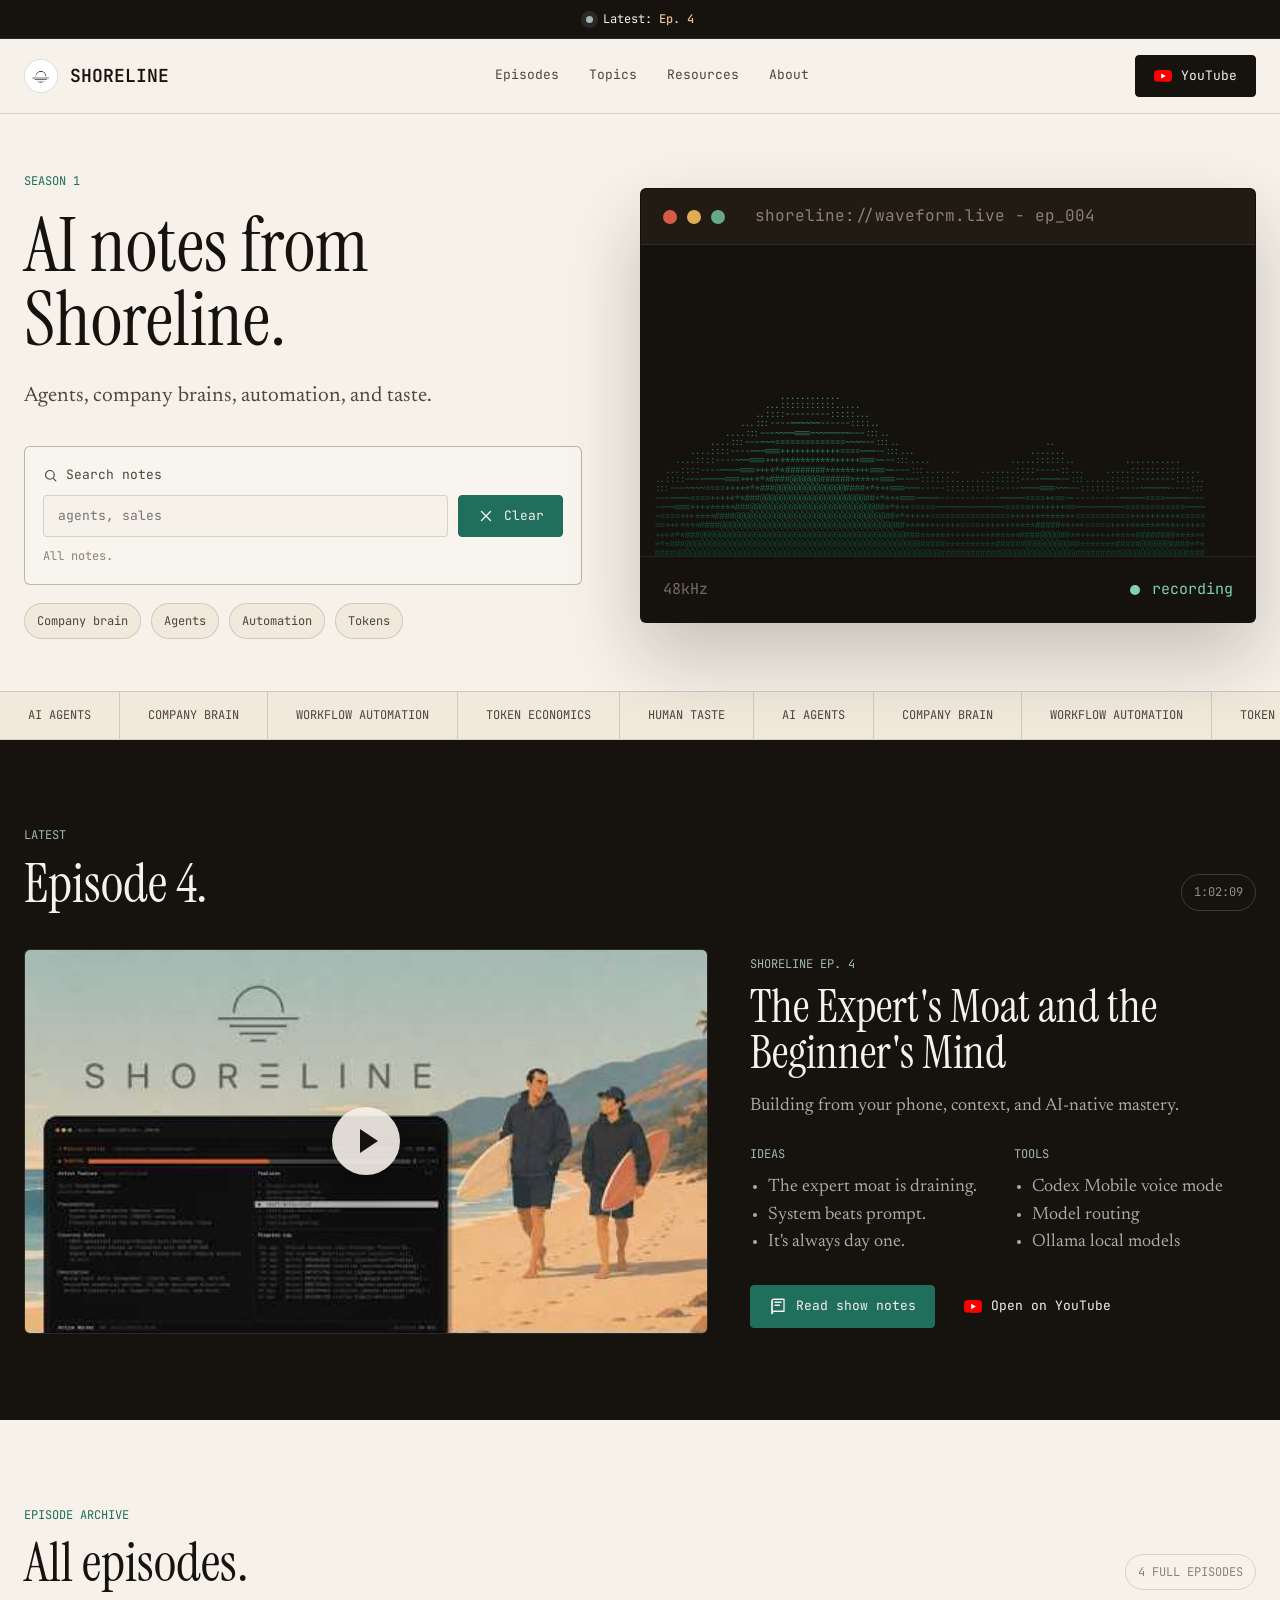
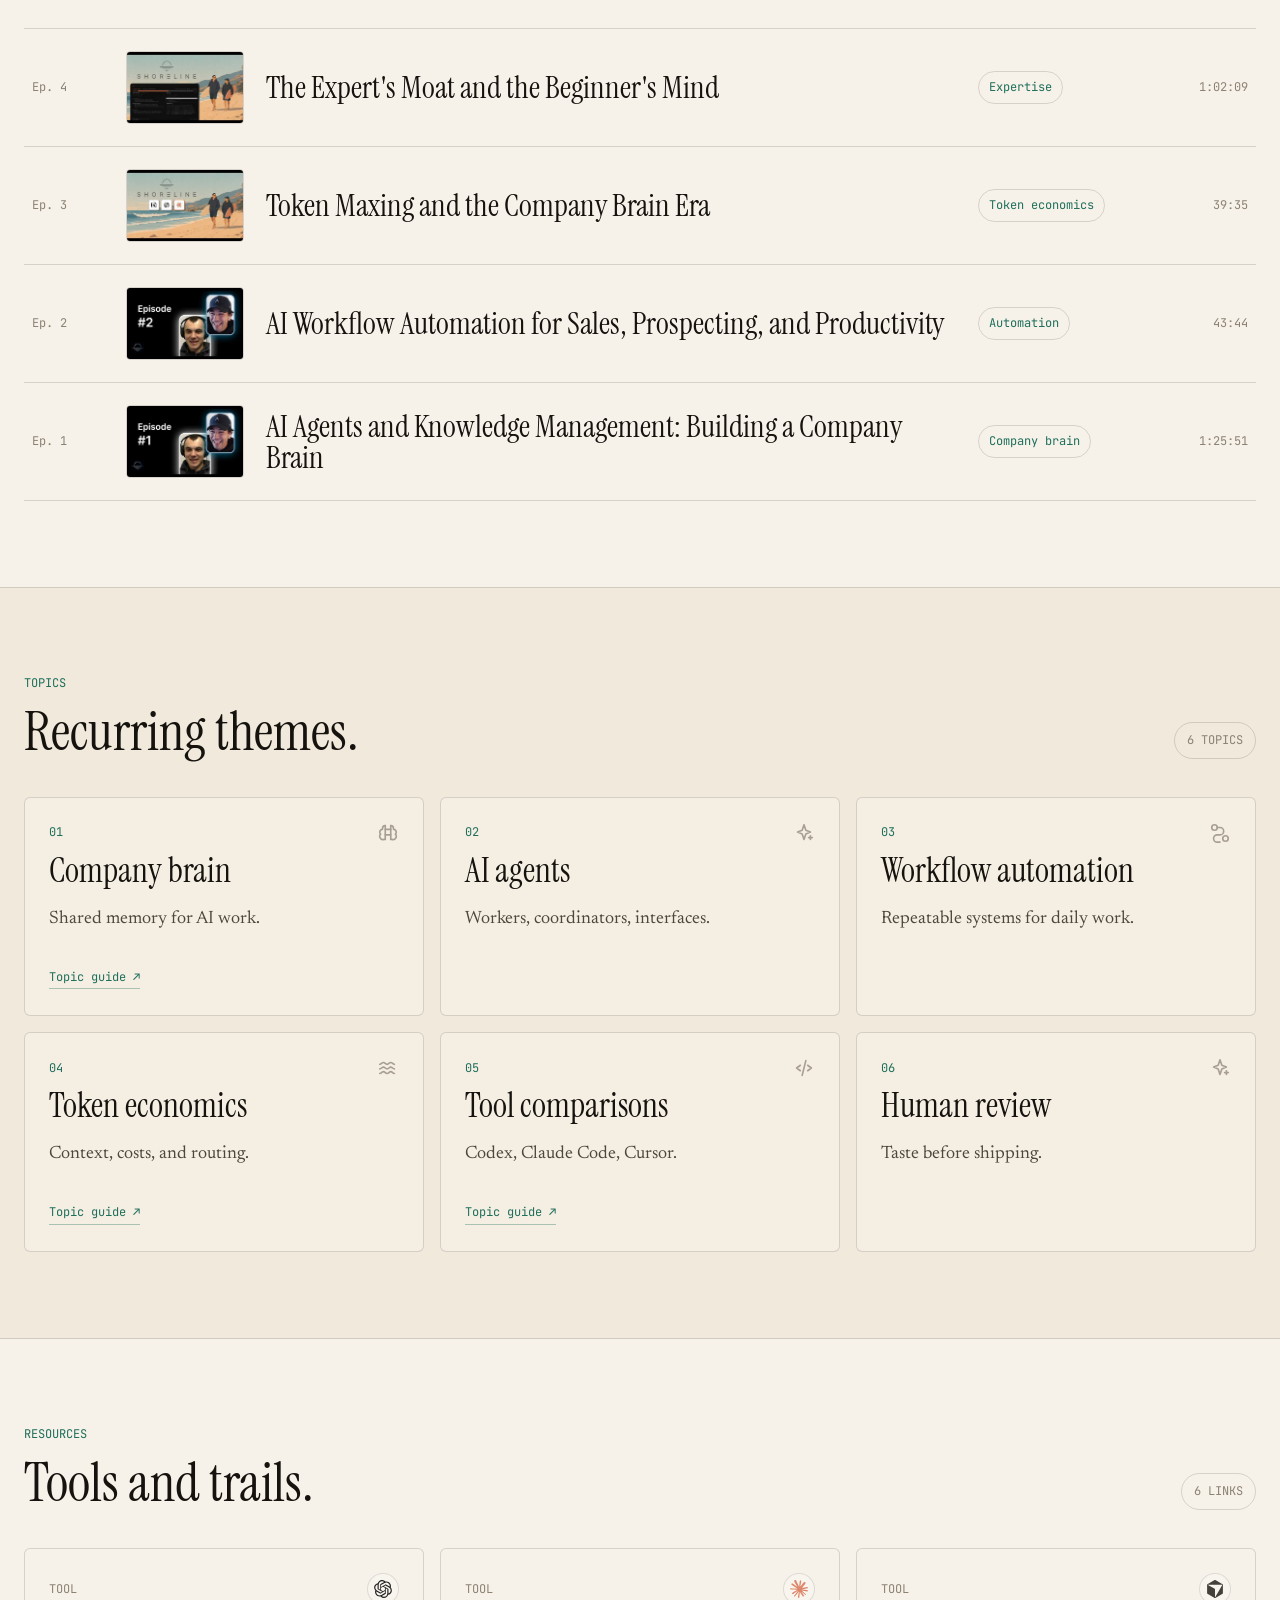
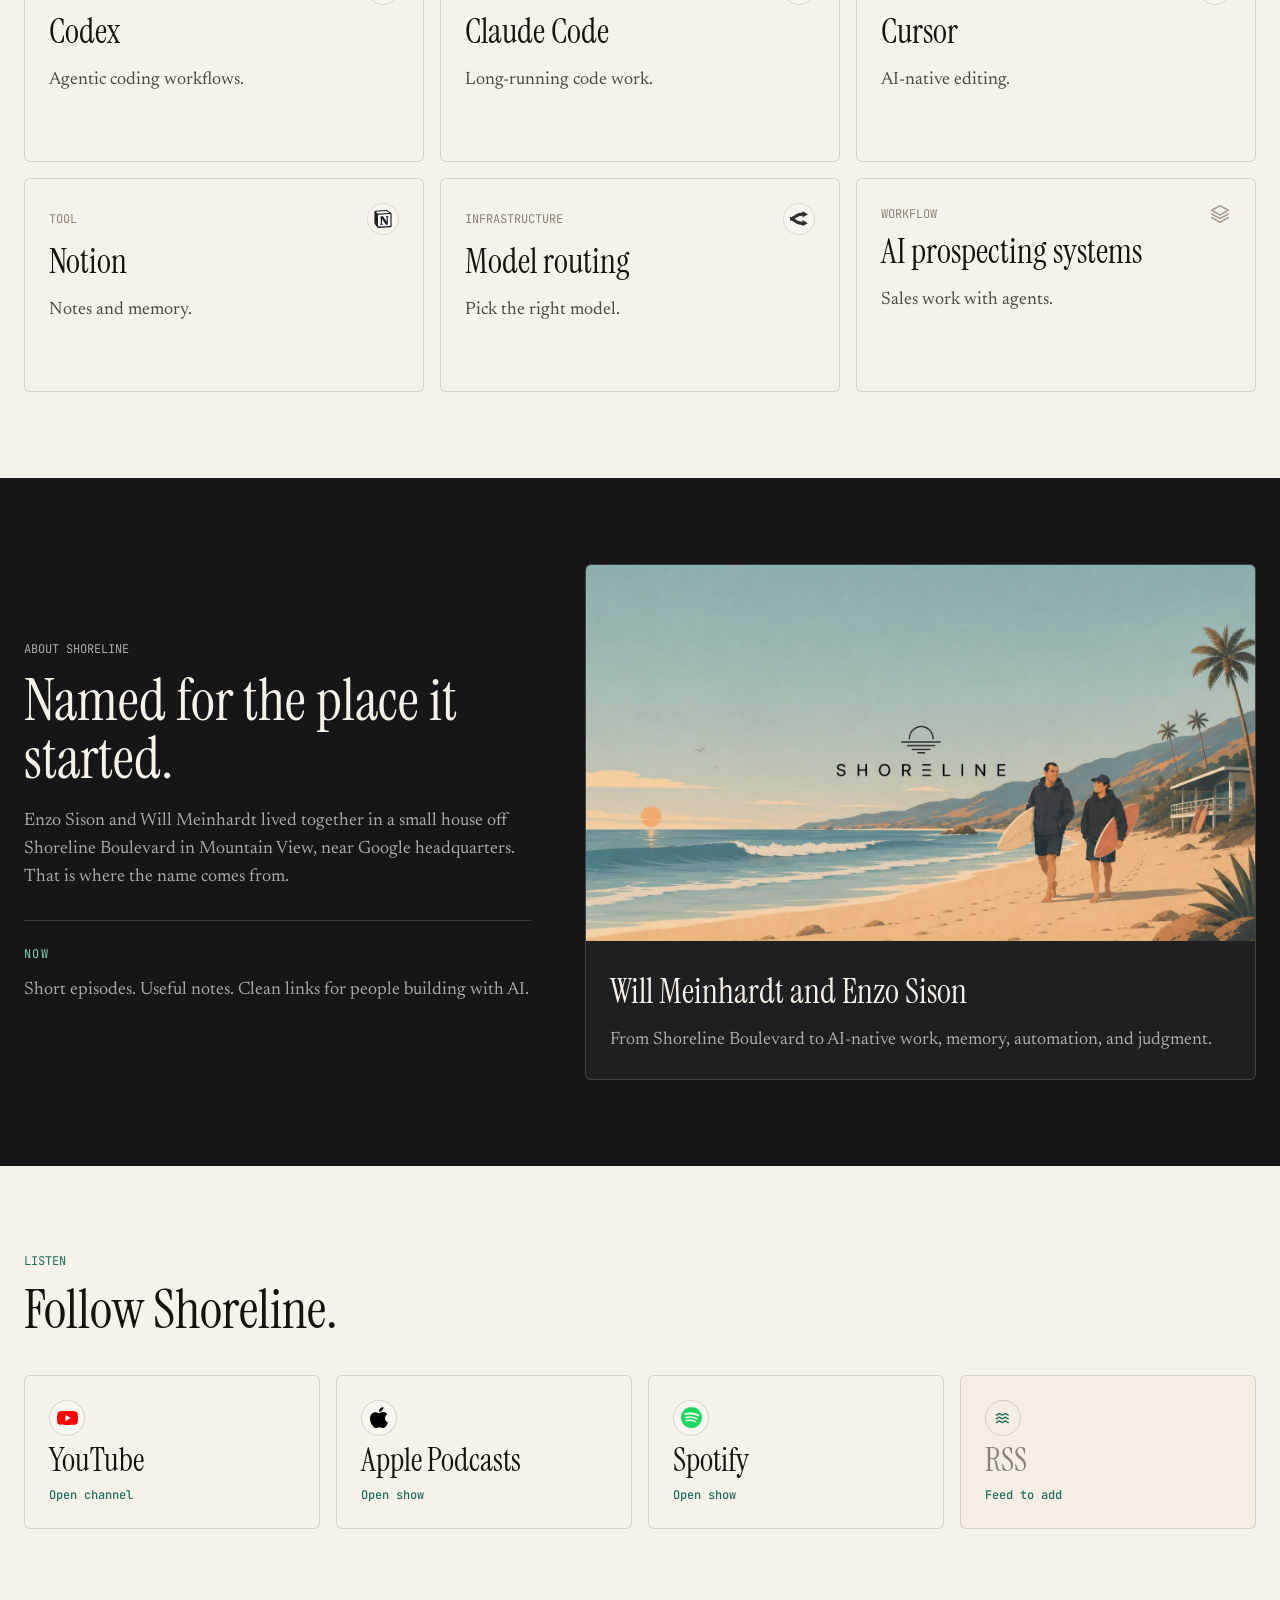
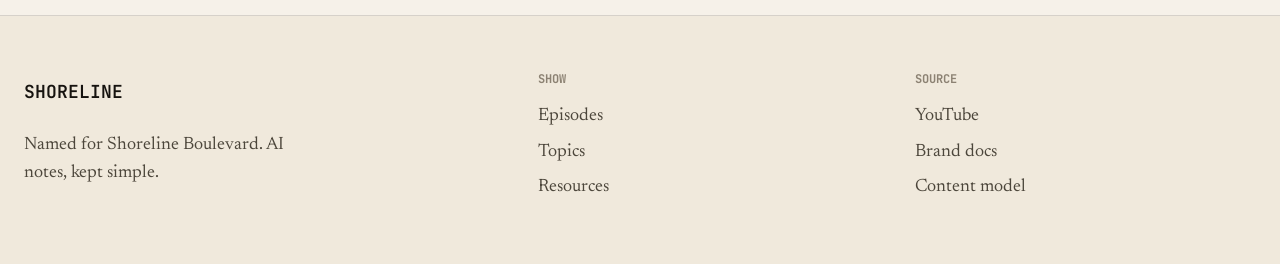
<file: index.html>
<!DOCTYPE html>
<html lang="en">
<head>
  <meta charset="UTF-8">
  <meta name="viewport" content="width=device-width, initial-scale=1.0">
  <!-- Google tag (gtag.js) -->
  <script async src="https://www.googletagmanager.com/gtag/js?id=G-RDH9YJ7J4G"></script>
  <script>
    window.dataLayer = window.dataLayer || [];
    function gtag(){dataLayer.push(arguments);}
    gtag('js', new Date());

    gtag('config', 'G-RDH9YJ7J4G');
  </script>
  <title>Shoreline — An AI Podcast on Agents, Company Brains, and Workflow Automation</title>
  <meta name="description" content="Shoreline is a podcast about applied AI. Episode notes, timestamped chapters, tools, and resources on AI agents, company brains, workflow automation, and token economics.">
  <meta property="og:title" content="Shoreline — An AI Podcast on Agents, Company Brains, and Workflow Automation">
  <meta property="og:description" content="Episode notes, timestamped chapters, tools, and resources on AI agents, company brains, workflow automation, and token economics.">
  <meta property="og:url" content="https://shoreline-pod.com">
  <meta property="og:image" content="https://shoreline-pod.com/assets/images/og-image.png">
  <meta property="og:image:width" content="1200">
  <meta property="og:image:height" content="630">
  <meta property="og:image:alt" content="Shoreline">
  <meta property="og:type" content="website">
  <meta property="og:site_name" content="Shoreline">
  <meta name="theme-color" content="#f6f1e9">
  <meta name="twitter:card" content="summary_large_image">
  <meta name="twitter:title" content="Shoreline — An AI Podcast on Agents, Company Brains, and Workflow Automation">
  <meta name="twitter:description" content="Episode notes, timestamped chapters, tools, and resources on AI agents, company brains, workflow automation, and token economics.">
  <meta name="twitter:image" content="https://shoreline-pod.com/assets/images/og-image.png">
  <link rel="canonical" href="https://shoreline-pod.com">
  <link rel="preconnect" href="https://fonts.googleapis.com">
  <link rel="preconnect" href="https://fonts.gstatic.com" crossorigin>
  <link href="https://fonts.googleapis.com/css2?family=Instrument+Serif:ital@0;1&family=Newsreader:ital,opsz,wght@0,6..72,300..600;1,6..72,300..500&family=JetBrains+Mono:wght@400;500;600&display=swap" rel="stylesheet">
  <link rel="icon" href="/assets/images/favicon.ico" sizes="any">
  <link rel="icon" type="image/png" sizes="32x32" href="/assets/images/favicon-32.png">
  <link rel="icon" type="image/png" sizes="16x16" href="/assets/images/favicon-16.png">
  <link rel="apple-touch-icon" href="/assets/images/apple-touch-icon.png">
  <link rel="manifest" href="/site.webmanifest">
  <link rel="stylesheet" href="assets/styles.css">
  <script src="assets/script.js" defer></script>
  <script type="application/ld+json">
  {
    "@context": "https://schema.org",
    "@graph": [
      {
        "@type": "PodcastSeries",
        "@id": "https://shoreline-pod.com/#series",
        "name": "Shoreline",
        "url": "https://shoreline-pod.com/",
        "description": "Shoreline is a podcast about applied AI — agents, company memory, workflow automation, token economics, and how practitioners actually use these tools. Hosted by Enzo Sison and Will Meinhardt.",
        "image": "https://shoreline-pod.com/assets/images/og-image.png",
        "inLanguage": "en",
        "author": [
          { "@type": "Person", "name": "Enzo Sison" },
          { "@type": "Person", "name": "Will Meinhardt" }
        ],
        "sameAs": [
          "https://www.youtube.com/@ShorelinePod",
          "https://podcasts.apple.com/us/podcast/shoreline/id1896869802",
          "https://open.spotify.com/show/033rJJnoMmoY1ppTjFNLhY"
        ]
      },
      {
        "@type": "WebSite",
        "@id": "https://shoreline-pod.com/#website",
        "name": "Shoreline",
        "url": "https://shoreline-pod.com/",
        "inLanguage": "en"
      }
    ]
  }
  </script>
</head>
<body>
  <div class="topbar">
    <div class="wrap topbar-inner">
      <span class="live-dot" aria-hidden="true"></span>
      <span>Latest: <b>Ep. 4</b></span>
    </div>
  </div>

  <nav class="site-nav" aria-label="Primary navigation">
    <div class="wrap nav-inner">
      <a class="brand" href="#top" aria-label="Shoreline home">
        <img src="assets/images/shoreline-avatar.jpg" alt="" class="brand-mark">
        <span>Shoreline</span>
      </a>
      <div class="nav-links">
        <a href="#episodes">Episodes</a>
        <a href="#topics">Topics</a>
        <a href="#resources">Resources</a>
        <a href="#about">About</a>
      </div>
      <a class="button button-dark" href="https://www.youtube.com/@ShorelinePod" target="_blank" rel="noreferrer">
        <img class="button-logo" src="assets/logos/youtube.svg" alt="">
        <span>YouTube</span>
      </a>
    </div>
  </nav>

  <div class="mobile-jump-nav" aria-label="Mobile quick navigation">
    <div class="wrap mobile-jump-inner">
      <a href="#latest">Latest</a>
      <a href="#episodes">Episodes</a>
      <a href="#topics">Topics</a>
      <a href="#resources">Resources</a>
      <a href="#about">About</a>
      <a href="#listen">Listen</a>
    </div>
  </div>

  <main id="top">
    <section class="hero">
      <div class="wrap hero-grid">
        <div class="hero-copy">
          <p class="eyebrow">Season 1</p>
          <h1>AI notes from Shoreline.</h1>
          <p class="lead">Agents, company brains, automation, and taste.</p>
          <div class="search-panel" role="search">
            <label for="site-search">
              <svg class="icon icon-sm" aria-hidden="true"><use href="assets/icons.svg#icon-search"></use></svg>
              <span>Search notes</span>
            </label>
            <div class="search-row">
              <input id="site-search" type="search" placeholder="agents, sales" autocomplete="off" enterkeyhint="search">
              <button class="button button-teal" id="clear-search" type="button">
                <svg class="icon" aria-hidden="true"><use href="assets/icons.svg#icon-x"></use></svg>
                <span>Clear</span>
              </button>
            </div>
            <p id="search-count" class="search-count">All notes.</p>
          </div>
          <div class="topic-pills" aria-label="Quick filters">
            <button data-filter="company brain">Company brain</button>
            <button data-filter="ai agents">Agents</button>
            <button data-filter="workflow automation">Automation</button>
            <button data-filter="token maxing">Tokens</button>
          </div>
        </div>

        <aside class="terminal-panel" aria-label="Animated Shoreline waveform">
          <div class="terminal-bar">
            <span class="terminal-dot dot-red"></span>
            <span class="terminal-dot dot-yellow"></span>
            <span class="terminal-dot dot-green"></span>
            <span class="terminal-path">shoreline://waveform.live - ep_004</span>
          </div>
          <pre class="ascii-wave" id="hero-ascii-wave" aria-hidden="true"></pre>
          <div class="terminal-foot">
            <span>48kHz</span>
            <span class="recording-dot"><i></i>recording</span>
          </div>
        </aside>
      </div>
      <div class="signal-strip" aria-label="Shoreline topic stream">
        <div class="signal-track">
          <span>AI agents</span>
          <span>Company brain</span>
          <span>Workflow automation</span>
          <span>Token economics</span>
          <span>Human taste</span>
        </div>
      </div>
    </section>

    <section class="section latest-section" id="latest">
      <div class="wrap">
        <div class="section-head">
          <div>
            <p class="eyebrow">Latest</p>
            <h2>Episode 4.</h2>
          </div>
          <span class="meta-pill">1:02:09</span>
        </div>

        <div class="latest-feature" id="episode-4" data-index="expert moat beginner mind context building from phone codex mobile voice mode model routing open source deepseek ollama mastery taste">
          <a class="video-frame" href="https://www.youtube.com/watch?v=lHUx8sn6-Rg" target="_blank" rel="noreferrer" aria-label="Watch The Expert's Moat and the Beginner's Mind on YouTube">
            <img src="assets/images/episode-4.jpg" alt="Episode 4 thumbnail for Shoreline" width="480" height="360">
            <span class="play-disc" aria-hidden="true"></span>
          </a>
          <div class="note-stack">
            <p class="episode-kicker">Shoreline Ep. 4</p>
            <h3>The Expert's Moat and the Beginner's Mind</h3>
            <p>Building from your phone, context, and AI-native mastery.</p>
            <div class="note-grid">
              <div>
                <span>Ideas</span>
                <ul>
                  <li>The expert moat is draining.</li>
                  <li>System beats prompt.</li>
                  <li>It's always day one.</li>
                </ul>
              </div>
              <div>
                <span>Tools</span>
                <ul>
                  <li>Codex Mobile voice mode</li>
                  <li>Model routing</li>
                  <li>Ollama local models</li>
                </ul>
              </div>
            </div>
            <div class="episode-actions">
              <a class="button button-teal" href="episodes/episode-4.html">
                <svg class="icon" aria-hidden="true"><use href="assets/icons.svg#icon-book"></use></svg>
                <span>Read show notes</span>
              </a>
              <a class="button" href="https://www.youtube.com/watch?v=lHUx8sn6-Rg" target="_blank" rel="noreferrer">
                <img class="button-logo" src="assets/logos/youtube.svg" alt="">
                <span>Open on YouTube</span>
              </a>
            </div>
          </div>
        </div>
      </div>
    </section>

    <section class="section" id="episodes">
      <div class="wrap">
        <div class="section-head">
          <div>
            <p class="eyebrow">Episode archive</p>
            <h2>All episodes.</h2>
          </div>
          <span class="meta-pill">4 full episodes</span>
        </div>

        <div class="episode-list">
          <a class="episode-row searchable" href="episodes/episode-4.html" data-index="episode 4 expert moat beginner mind context building from phone codex mobile voice mode model routing open source deepseek ollama mastery taste system engineering show notes">
            <span class="episode-num">Ep. 4</span>
            <img src="assets/images/episode-4.jpg" alt="" class="episode-thumb" width="480" height="360" loading="lazy">
            <span class="episode-title">The Expert's Moat and the Beginner's Mind</span>
            <span class="episode-tag">Expertise</span>
            <span class="episode-duration">1:02:09</span>
          </a>
          <a class="episode-row searchable" href="episodes/episode-3.html" data-index="episode 3 token maxing company brain codex claude cursor openrouter end of apps token costs show notes">
            <span class="episode-num">Ep. 3</span>
            <img src="assets/images/episode-3.jpg" alt="" class="episode-thumb" width="480" height="360" loading="lazy">
            <span class="episode-title">Token Maxing and the Company Brain Era</span>
            <span class="episode-tag">Token economics</span>
            <span class="episode-duration">39:35</span>
          </a>
          <a class="episode-row searchable" href="episodes/episode-2.html" data-index="episode 2 ai workflow automation sales prospecting productivity systems operators routing lead workflows show notes">
            <span class="episode-num">Ep. 2</span>
            <img src="assets/images/episode-2.jpg" alt="" class="episode-thumb" width="480" height="360" loading="lazy">
            <span class="episode-title">AI Workflow Automation for Sales, Prospecting, and Productivity</span>
            <span class="episode-tag">Automation</span>
            <span class="episode-duration">43:44</span>
          </a>
          <a class="episode-row searchable" href="episodes/episode-1.html" data-index="episode 1 ai agents knowledge management company brain memory human in the loop internal context ollama mac mini hermes openclaw mcp notion obsidian crm show notes">
            <span class="episode-num">Ep. 1</span>
            <img src="assets/images/episode-1.jpg" alt="" class="episode-thumb" width="480" height="360" loading="lazy">
            <span class="episode-title">AI Agents and Knowledge Management: Building a Company Brain</span>
            <span class="episode-tag">Company brain</span>
            <span class="episode-duration">1:25:51</span>
          </a>
        </div>
      </div>
    </section>

    <section class="section topics-section" id="topics">
      <div class="wrap">
        <div class="section-head">
          <div>
            <p class="eyebrow">Topics</p>
            <h2>Recurring themes.</h2>
          </div>
          <span class="meta-pill">6 topics</span>
        </div>

        <div class="topic-grid">
          <a class="topic-card searchable" href="topics/company-brain.html" data-index="company brain knowledge management memory internal context notes topic guide">
            <div class="card-top">
              <span>01</span>
              <svg class="icon icon-badge" aria-hidden="true"><use href="assets/icons.svg#icon-brain"></use></svg>
            </div>
            <h3>Company brain</h3>
            <p>Shared memory for AI work.</p>
            <span class="topic-cue">Topic guide ↗</span>
          </a>
          <article class="topic-card searchable" data-index="ai agents agentic work workers coordinators interfaces collaborators">
            <div class="card-top">
              <span>02</span>
              <svg class="icon icon-badge" aria-hidden="true"><use href="assets/icons.svg#icon-spark"></use></svg>
            </div>
            <h3>AI agents</h3>
            <p>Workers, coordinators, interfaces.</p>
          </article>
          <article class="topic-card searchable" data-index="workflow automation sales prospecting productivity operations routing">
            <div class="card-top">
              <span>03</span>
              <svg class="icon icon-badge" aria-hidden="true"><use href="assets/icons.svg#icon-route"></use></svg>
            </div>
            <h3>Workflow automation</h3>
            <p>Repeatable systems for daily work.</p>
          </article>
          <a class="topic-card searchable" href="topics/token-economics.html" data-index="token economics token maxing costs context windows openrouter model routing topic guide">
            <div class="card-top">
              <span>04</span>
              <svg class="icon icon-badge" aria-hidden="true"><use href="assets/icons.svg#icon-waves"></use></svg>
            </div>
            <h3>Token economics</h3>
            <p>Context, costs, and routing.</p>
            <span class="topic-cue">Topic guide ↗</span>
          </a>
          <a class="topic-card searchable" href="topics/tool-comparisons.html" data-index="tool comparisons codex claude code cursor openai anthropic topic guide">
            <div class="card-top">
              <span>05</span>
              <svg class="icon icon-badge" aria-hidden="true"><use href="assets/icons.svg#icon-code"></use></svg>
            </div>
            <h3>Tool comparisons</h3>
            <p>Codex, Claude Code, Cursor.</p>
            <span class="topic-cue">Topic guide ↗</span>
          </a>
          <article class="topic-card searchable" data-index="human review taste slop detector human in the loop judgment">
            <div class="card-top">
              <span>06</span>
              <svg class="icon icon-badge" aria-hidden="true"><use href="assets/icons.svg#icon-spark"></use></svg>
            </div>
            <h3>Human review</h3>
            <p>Taste before shipping.</p>
          </article>
        </div>
      </div>
    </section>

    <section class="section" id="resources">
      <div class="wrap">
        <div class="section-head">
          <div>
            <p class="eyebrow">Resources</p>
            <h2>Tools and trails.</h2>
          </div>
          <span class="meta-pill">6 links</span>
        </div>

        <div class="resource-grid">
          <article class="resource-card searchable" data-logo="openai" data-index="codex coding agent tool comparison episode 3">
            <div class="card-top">
              <span class="resource-type">Tool</span>
              <svg class="icon icon-badge" aria-hidden="true"><use href="assets/icons.svg#icon-code"></use></svg>
            </div>
            <h3>Codex</h3>
            <p>Agentic coding workflows.</p>
          </article>
          <article class="resource-card searchable" data-logo="claude" data-index="claude code anthropic coding agent tool comparison episode 3">
            <div class="card-top">
              <span class="resource-type">Tool</span>
              <svg class="icon icon-badge" aria-hidden="true"><use href="assets/icons.svg#icon-code"></use></svg>
            </div>
            <h3>Claude Code</h3>
            <p>Long-running code work.</p>
          </article>
          <article class="resource-card searchable" data-logo="cursor" data-index="cursor ai editor coding tool comparison episode 3">
            <div class="card-top">
              <span class="resource-type">Tool</span>
              <svg class="icon icon-badge" aria-hidden="true"><use href="assets/icons.svg#icon-route"></use></svg>
            </div>
            <h3>Cursor</h3>
            <p>AI-native editing.</p>
          </article>
          <article class="resource-card searchable" data-logo="notion" data-index="notion company brain notes knowledge management episode 1 episode 3">
            <div class="card-top">
              <span class="resource-type">Tool</span>
              <svg class="icon icon-badge" aria-hidden="true"><use href="assets/icons.svg#icon-book"></use></svg>
            </div>
            <h3>Notion</h3>
            <p>Notes and memory.</p>
          </article>
          <article class="resource-card searchable" data-logo="openrouter" data-index="openrouter token costs model routing inference episode 3">
            <div class="card-top">
              <span class="resource-type">Infrastructure</span>
              <svg class="icon icon-badge" aria-hidden="true"><use href="assets/icons.svg#icon-route"></use></svg>
            </div>
            <h3>Model routing</h3>
            <p>Pick the right model.</p>
          </article>
          <article class="resource-card searchable" data-index="sales prospecting workflows automation productivity episode 2">
            <div class="card-top">
              <span class="resource-type">Workflow</span>
              <svg class="icon icon-badge" aria-hidden="true"><use href="assets/icons.svg#icon-layers"></use></svg>
            </div>
            <h3>AI prospecting systems</h3>
            <p>Sales work with agents.</p>
          </article>
        </div>
      </div>
    </section>

    <section class="section about-section" id="about">
      <div class="wrap about-grid">
        <div>
          <p class="eyebrow">About Shoreline</p>
          <h2>Named for the place it started.</h2>
          <p>Enzo Sison and Will Meinhardt lived together in a small house off Shoreline Boulevard in Mountain View, near Google headquarters. That is where the name comes from.</p>
          <div class="origin-note">
            <span>Now</span>
            <p>Short episodes. Useful notes. Clean links for people building with AI.</p>
          </div>
        </div>
        <div class="host-panel">
          <img src="assets/images/shoreline-banner-1600.webp" alt="Shoreline banner artwork with two surfers walking near the ocean" width="1600" height="900" loading="lazy" decoding="async">
          <div class="host-copy">
            <h3>Will Meinhardt and Enzo Sison</h3>
            <p>From Shoreline Boulevard to AI-native work, memory, automation, and judgment.</p>
          </div>
        </div>
      </div>
    </section>

    <section class="section listen-section" id="listen">
      <div class="wrap">
        <div class="section-head">
          <div>
            <p class="eyebrow">Listen</p>
            <h2>Follow Shoreline.</h2>
          </div>
        </div>
        <div class="listen-grid">
          <a class="listen-card confirmed" href="https://www.youtube.com/@ShorelinePod" target="_blank" rel="noreferrer">
            <span class="listen-icon brand-logo-icon"><img src="assets/logos/youtube.svg" alt="" loading="lazy"></span>
            <span class="listen-label">YouTube</span>
            <b>Open channel</b>
          </a>
          <a class="listen-card confirmed" href="https://podcasts.apple.com/us/podcast/shoreline/id1896869802" target="_blank" rel="noreferrer">
            <span class="listen-icon brand-logo-icon"><img src="assets/logos/apple-light.svg" alt="" loading="lazy"></span>
            <span class="listen-label">Apple Podcasts</span>
            <b>Open show</b>
          </a>
          <a class="listen-card confirmed" href="https://open.spotify.com/show/033rJJnoMmoY1ppTjFNLhY" target="_blank" rel="noreferrer">
            <span class="listen-icon brand-logo-icon"><img src="assets/logos/spotify.svg" alt="" loading="lazy"></span>
            <span class="listen-label">Spotify</span>
            <b>Open show</b>
          </a>
          <div class="listen-card pending" aria-disabled="true">
            <span class="listen-icon"><svg class="icon" aria-hidden="true"><use href="assets/icons.svg#icon-waves"></use></svg></span>
            <span class="listen-label">RSS</span>
            <b>Feed to add</b>
          </div>
        </div>
      </div>
    </section>
  </main>

  <footer class="site-footer">
    <div class="wrap footer-grid">
      <div>
        <a class="footer-brand" href="#top">Shoreline</a>
        <p>Named for Shoreline Boulevard. AI notes, kept simple.</p>
      </div>
      <div>
        <h2>Show</h2>
        <a href="#episodes">Episodes</a>
        <a href="#topics">Topics</a>
        <a href="#resources">Resources</a>
      </div>
      <div>
        <h2>Source</h2>
        <a href="https://www.youtube.com/@ShorelinePod" target="_blank" rel="noreferrer">YouTube</a>
        <a href="BRAND.md">Brand docs</a>
        <a href="docs/website-content-model.md">Content model</a>
      </div>
    </div>
  </footer>
</body>
</html>
</file>
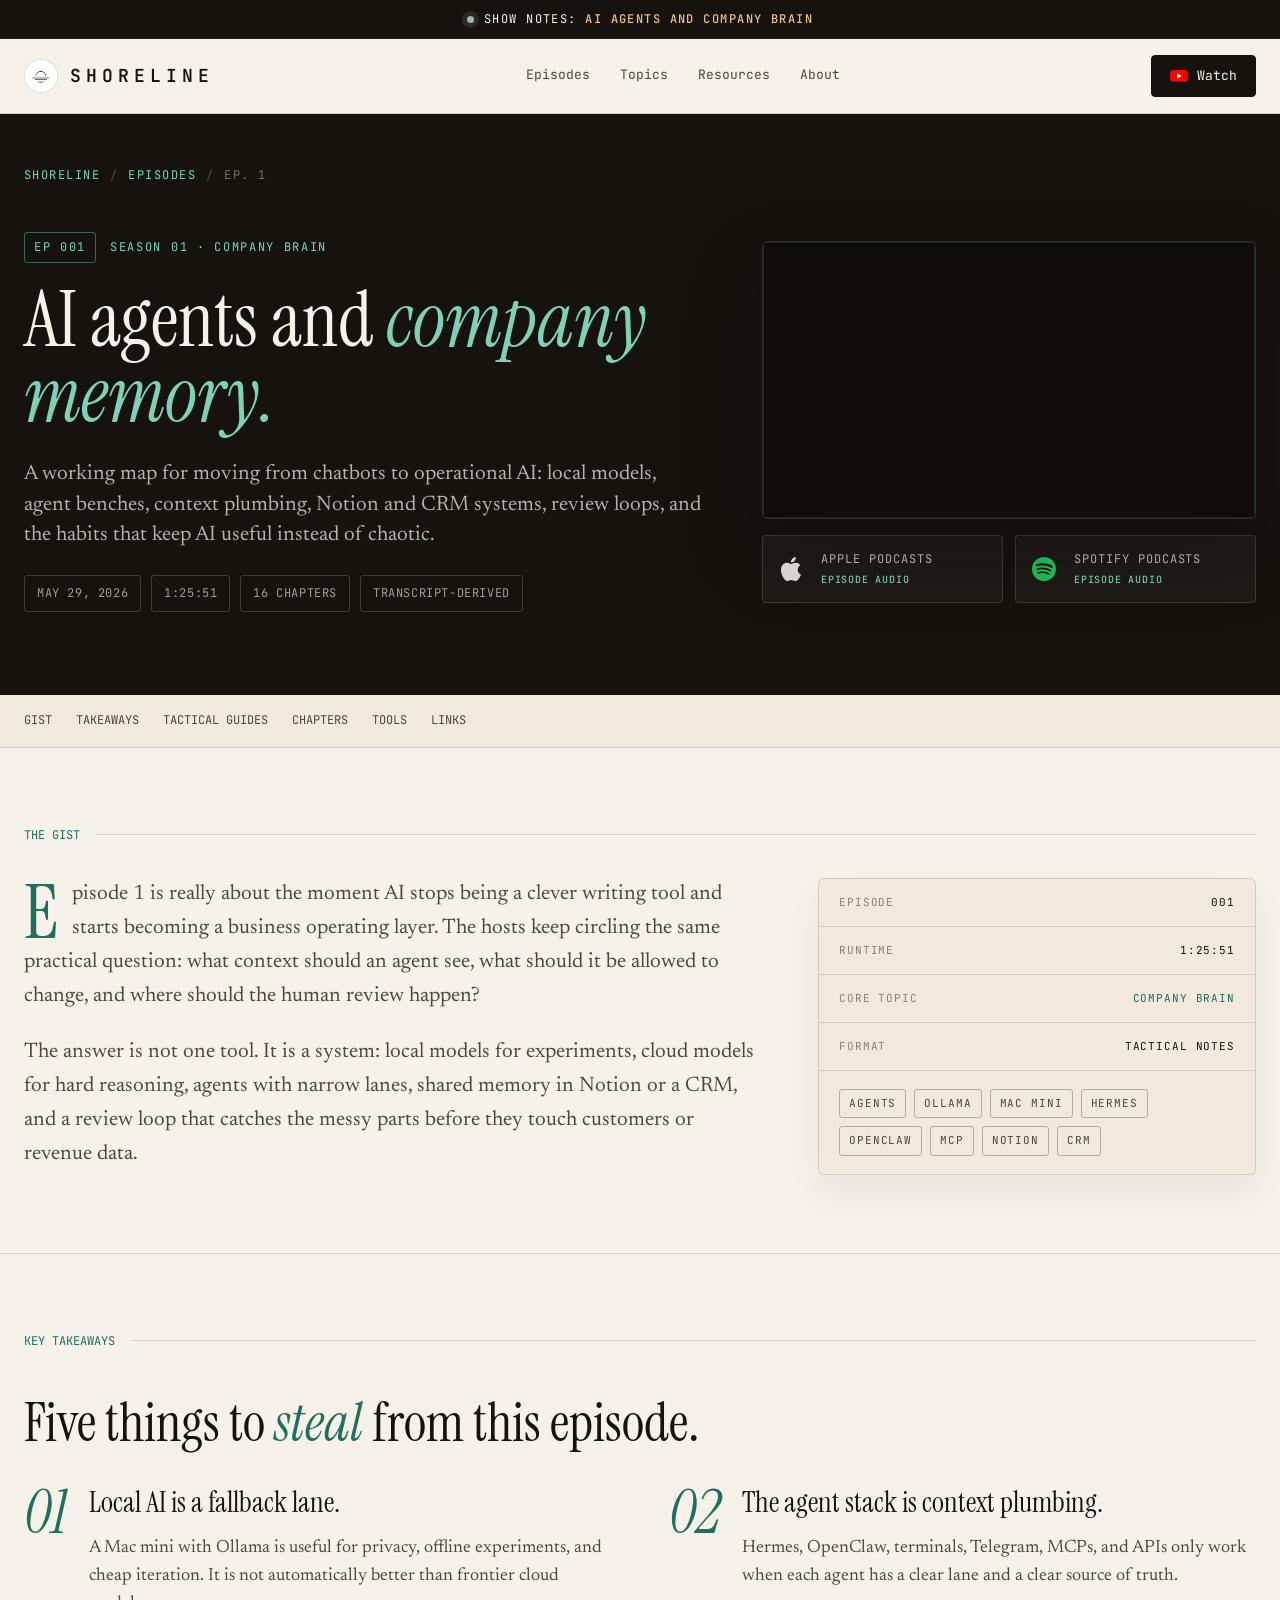
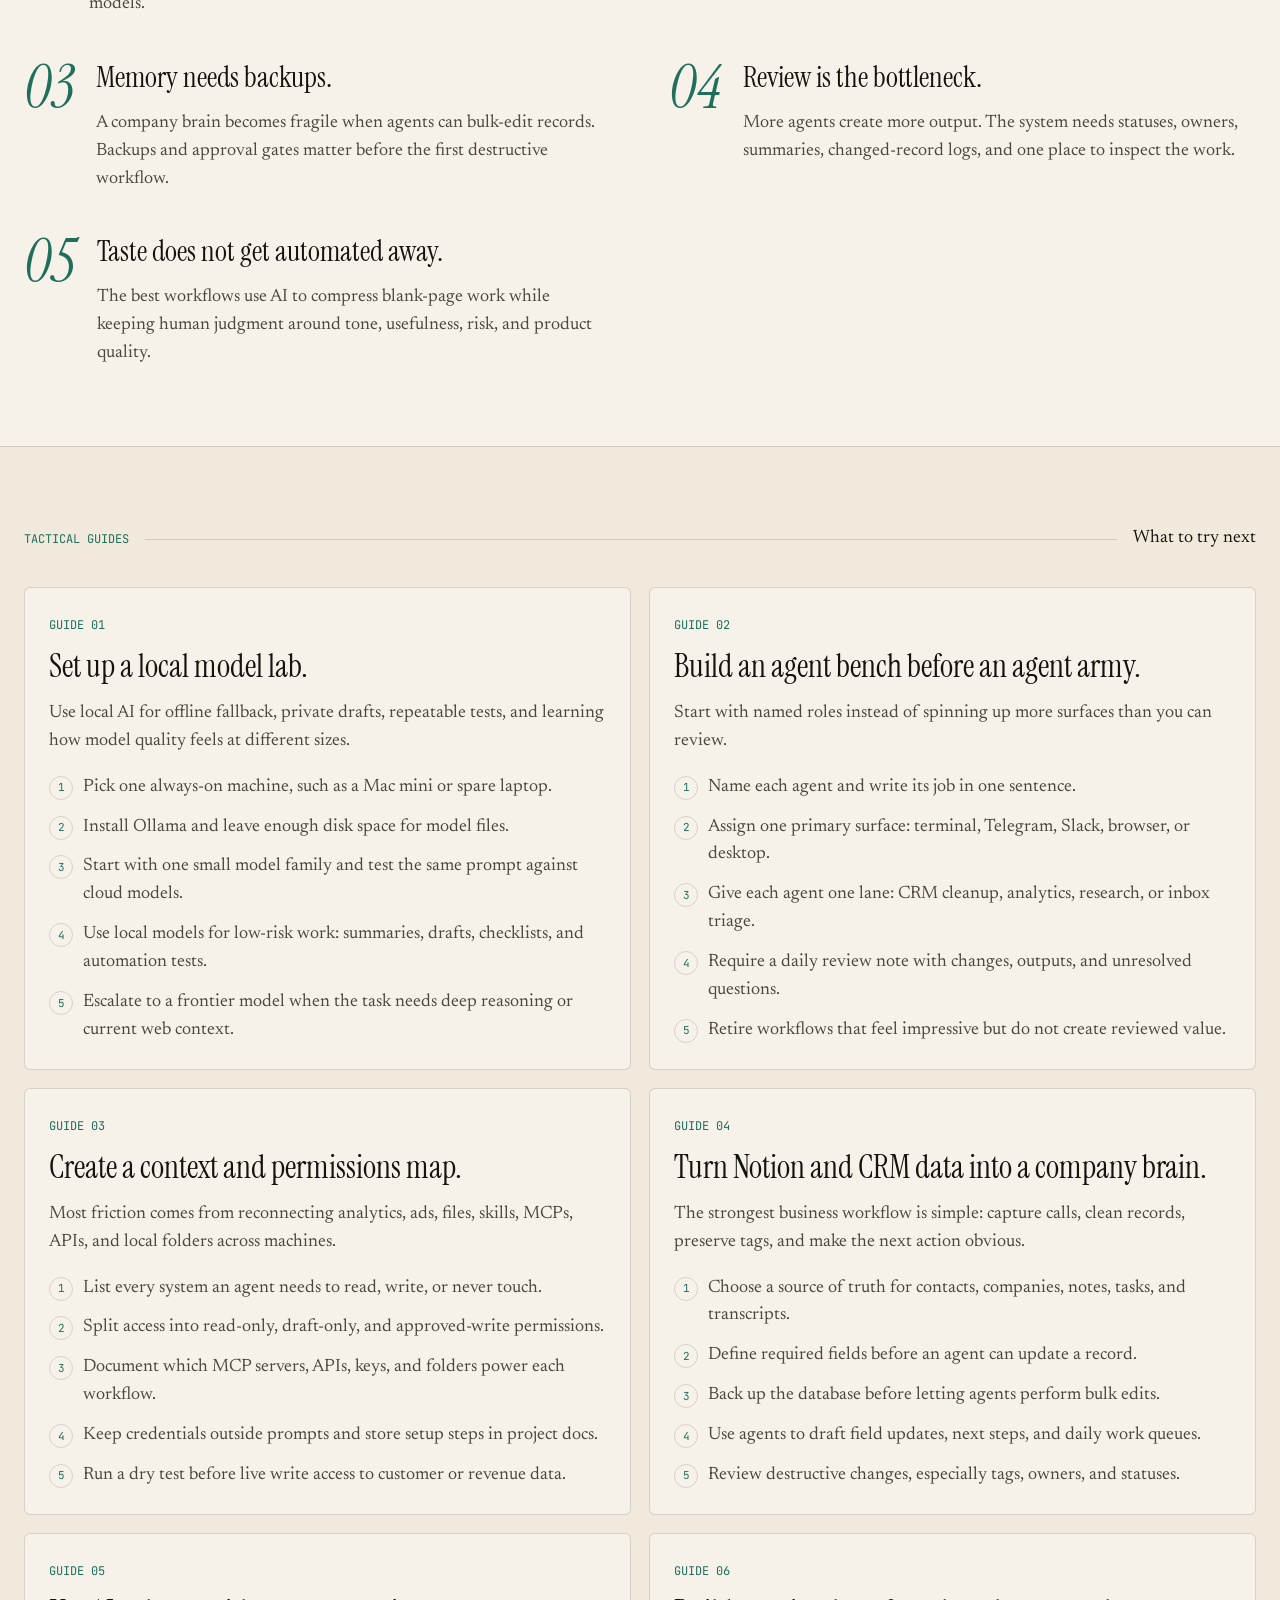
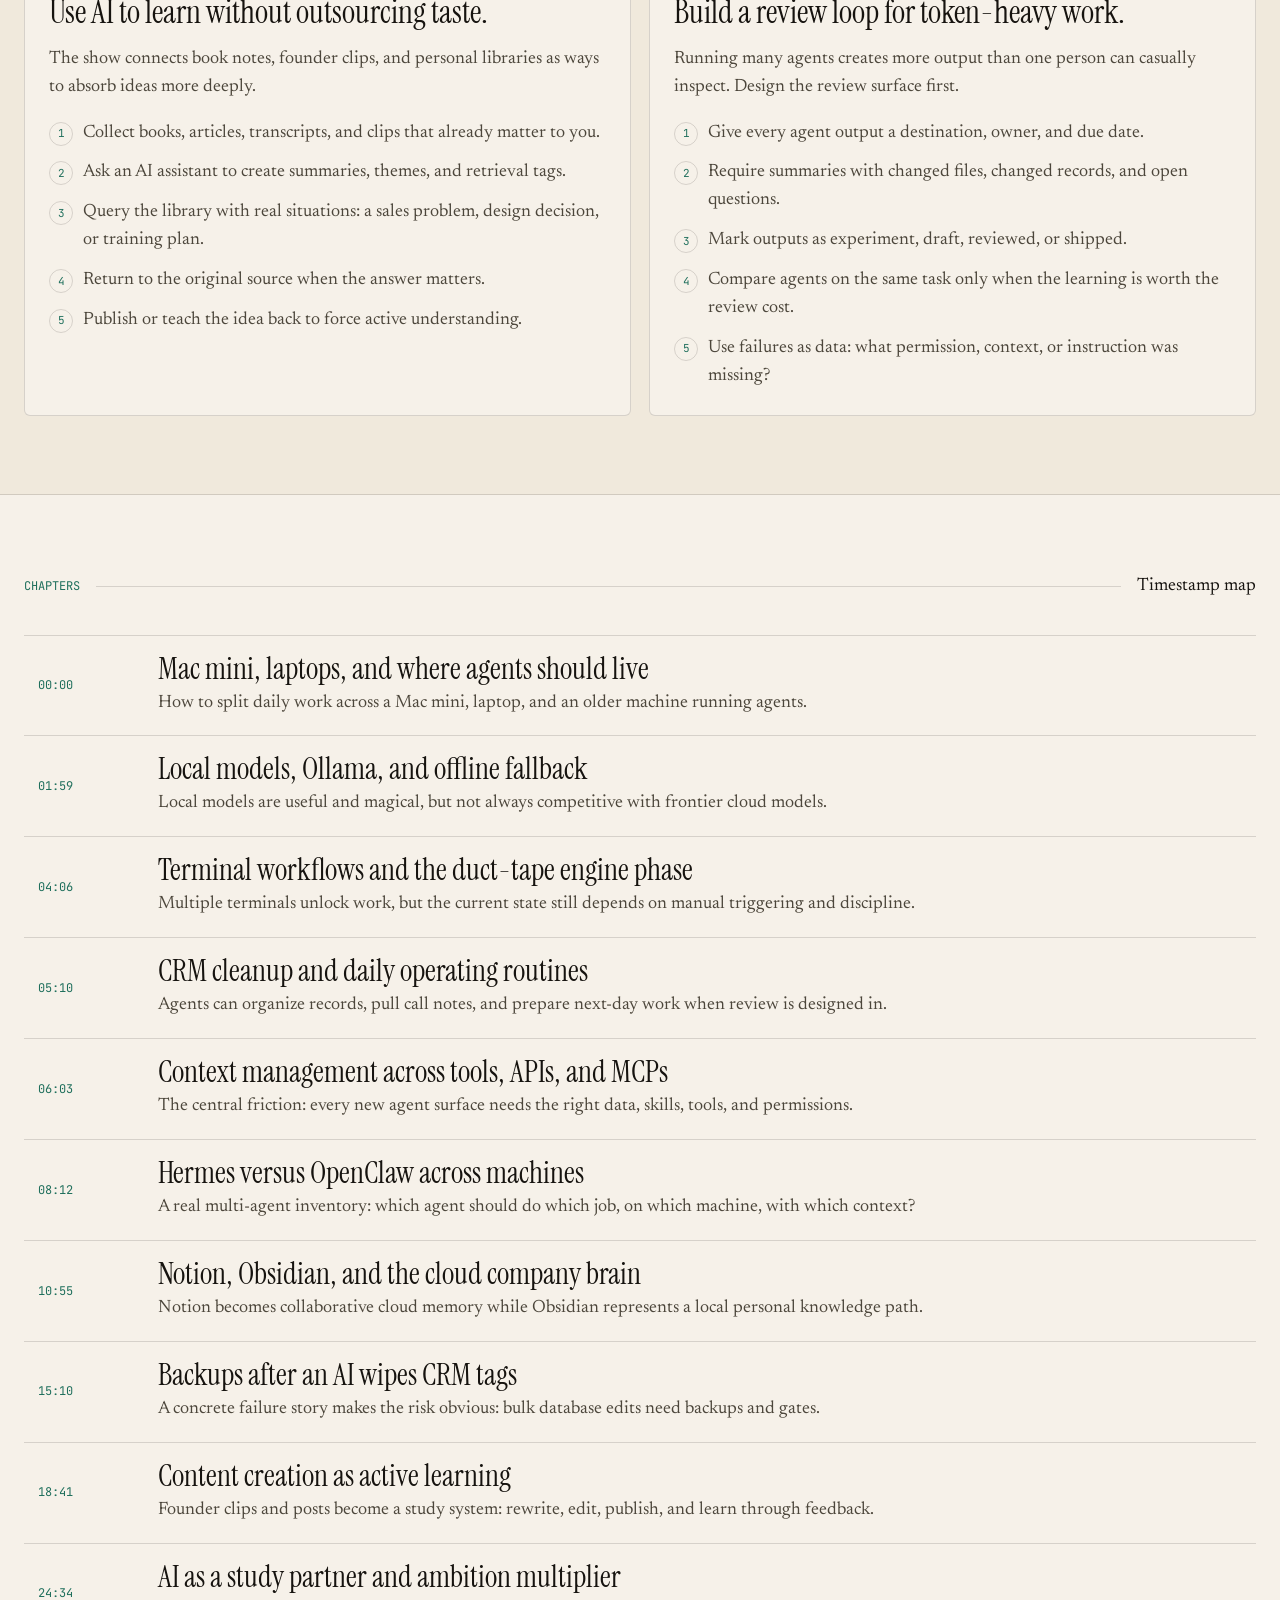
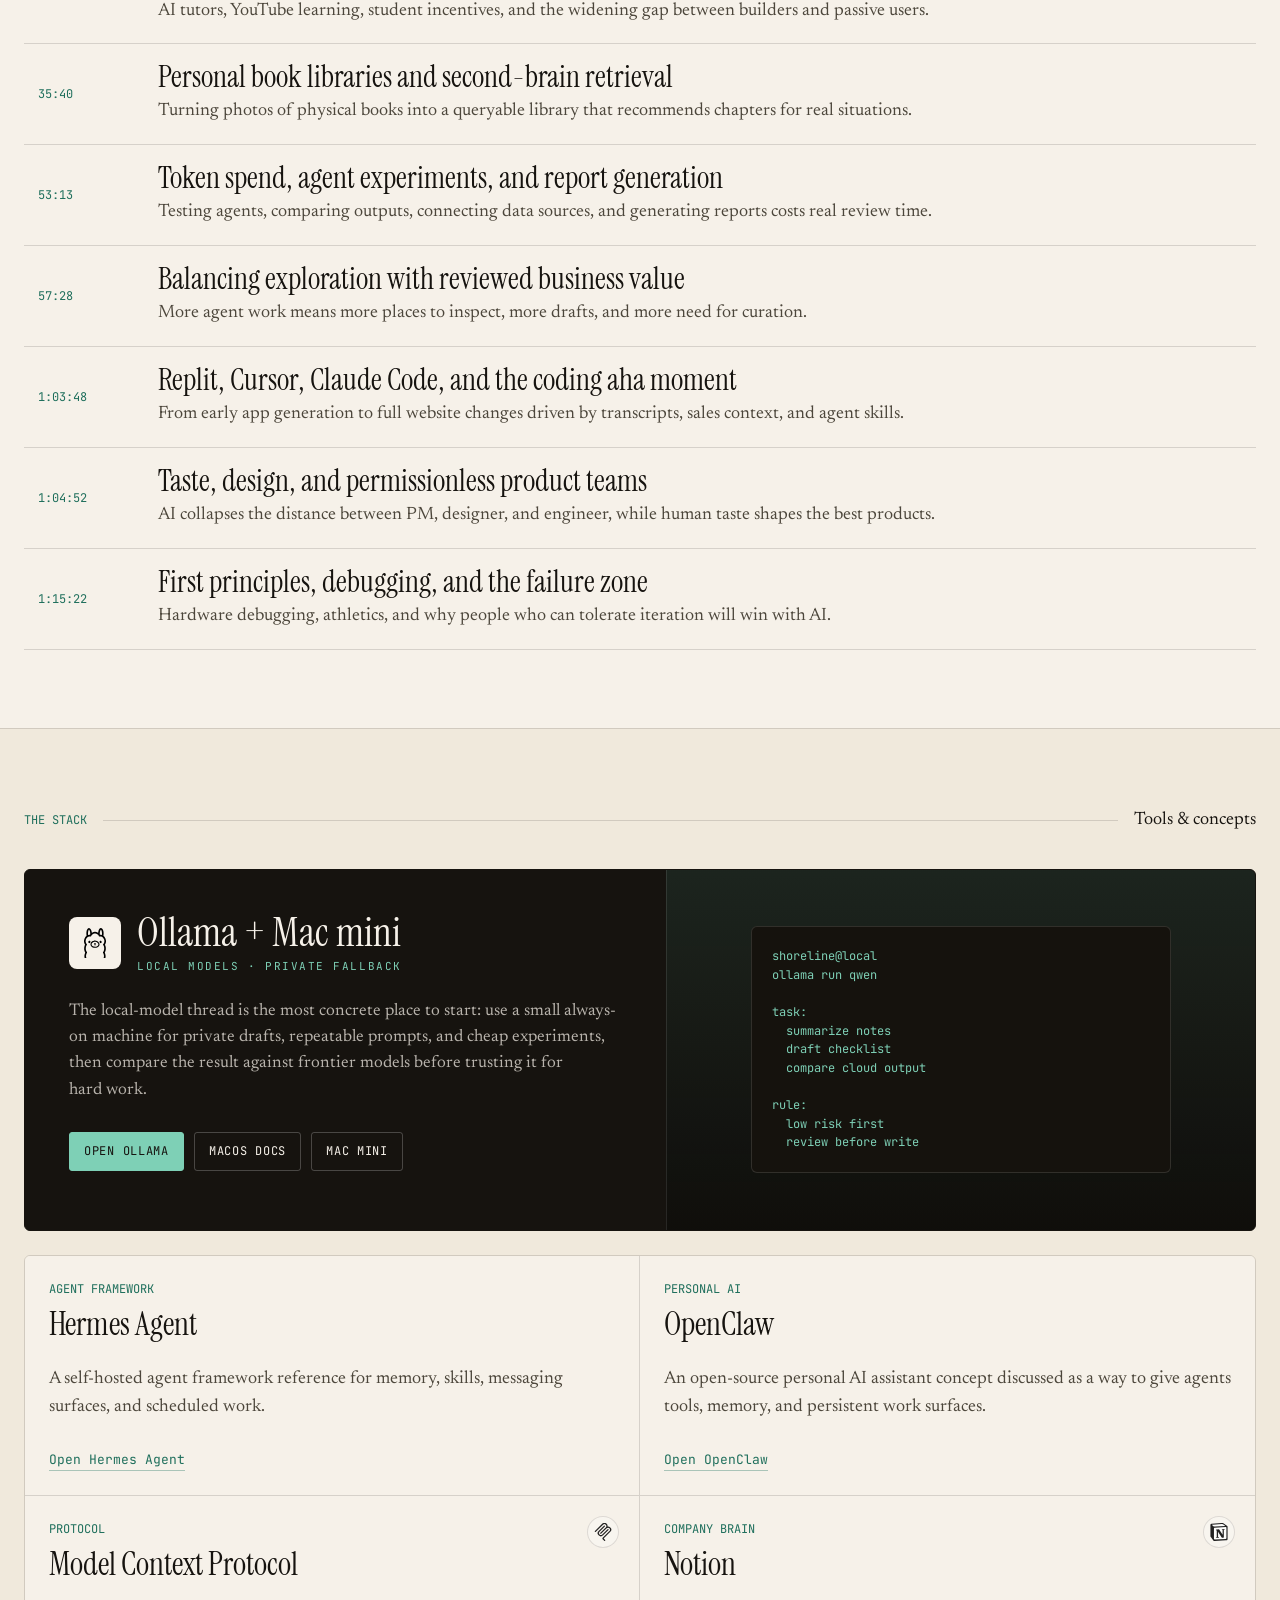
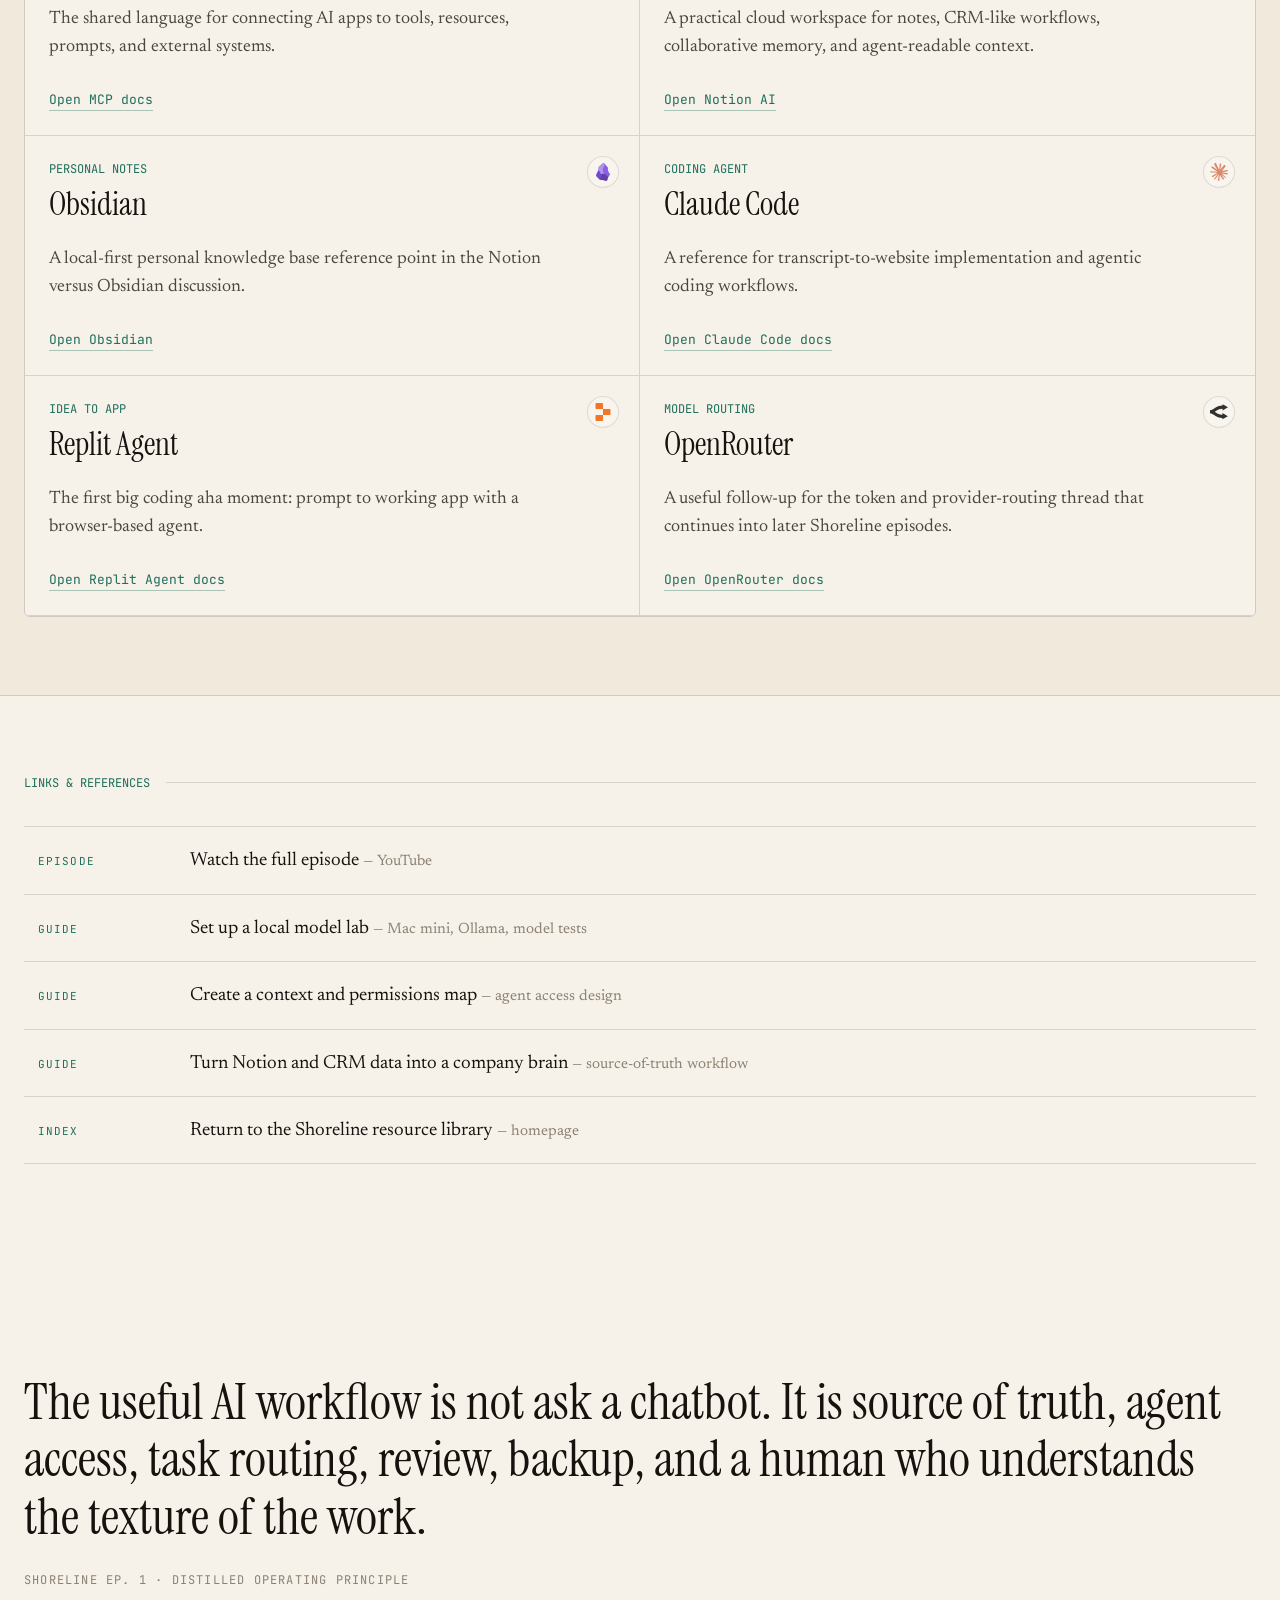
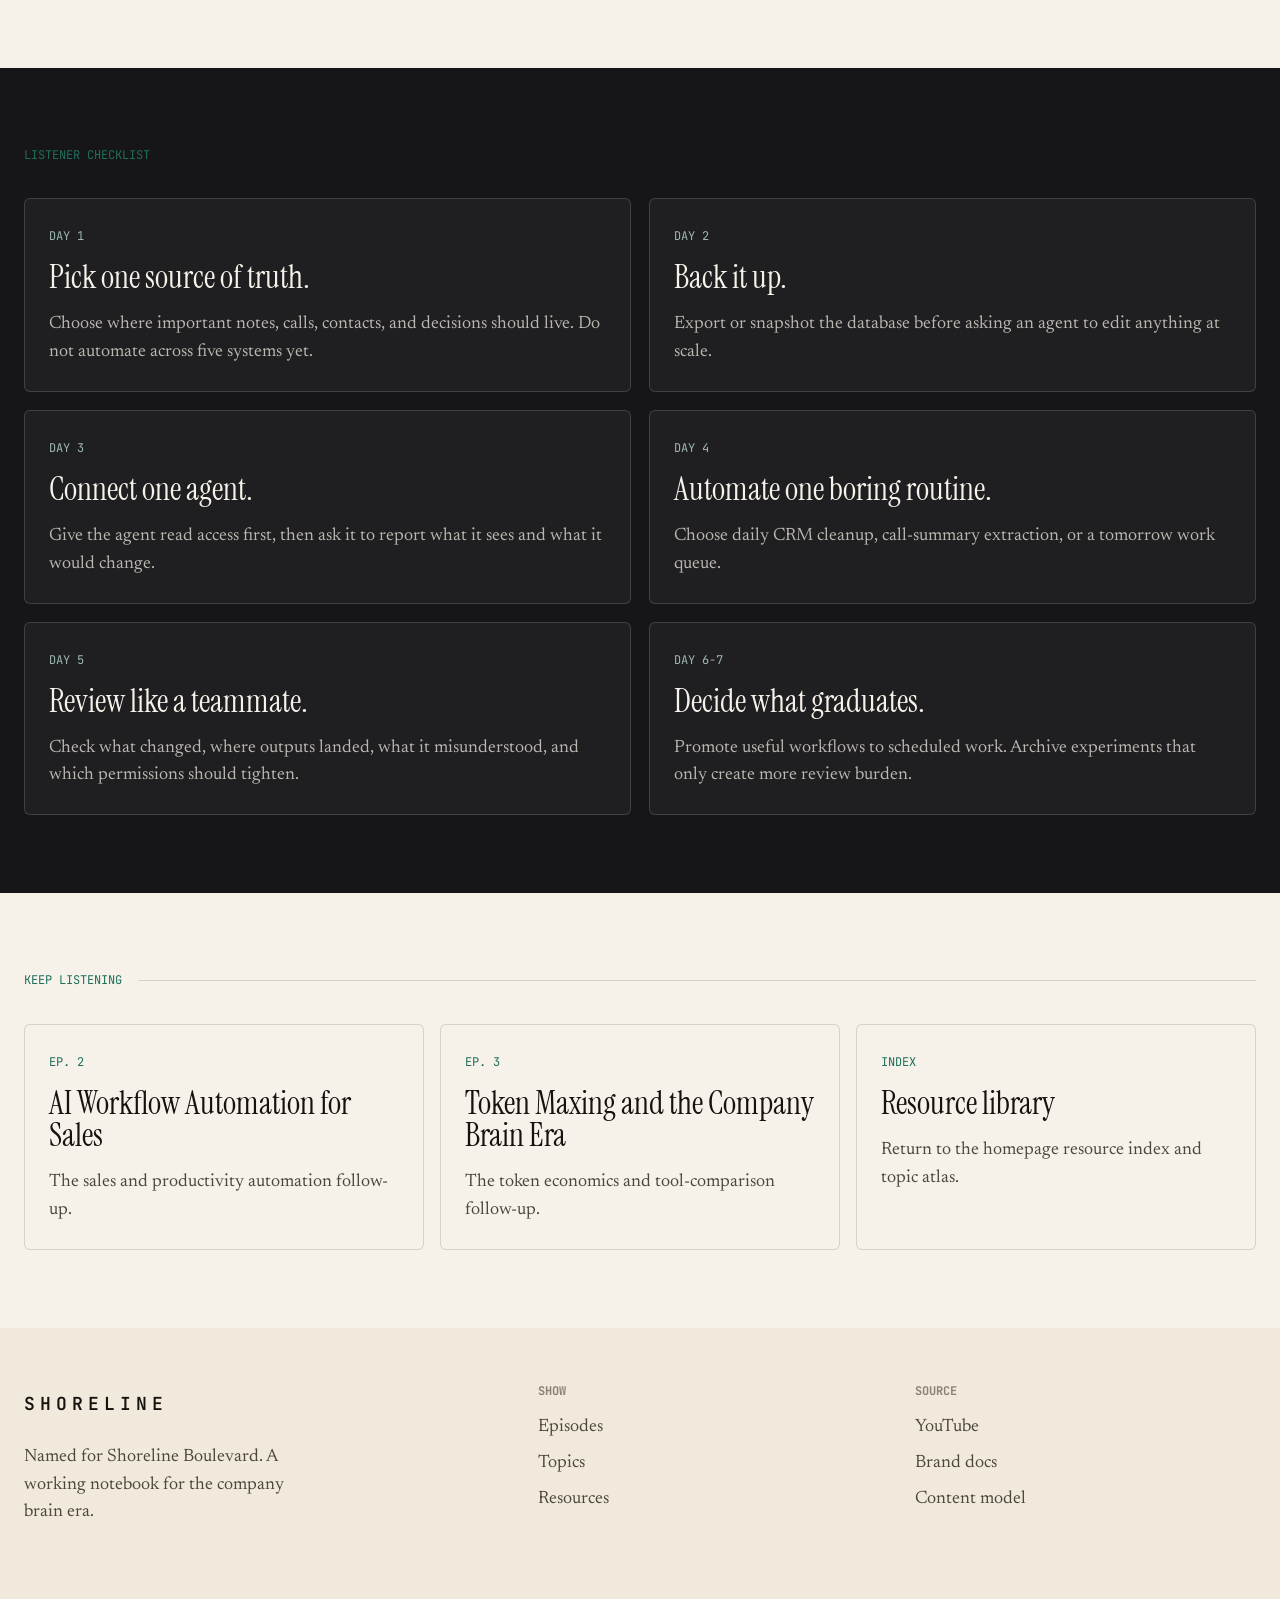
<file: episodes/episode-1.html>
<!DOCTYPE html>
<html lang="en">
<head>
  <meta charset="UTF-8">
  <meta name="viewport" content="width=device-width, initial-scale=1.0">
  <!-- Google tag (gtag.js) -->
  <script async src="https://www.googletagmanager.com/gtag/js?id=G-RDH9YJ7J4G"></script>
  <script>
    window.dataLayer = window.dataLayer || [];
    function gtag(){dataLayer.push(arguments);}
    gtag('js', new Date());

    gtag('config', 'G-RDH9YJ7J4G');
  </script>
  <title>AI Agents and Knowledge Management: Building a Company Brain | Shoreline Ep. 1</title>
  <meta name="description" content="Shoreline Ep. 1 covers AI agents, knowledge management, and building a company brain, with local models, CRM workflows, tools, and timestamped chapters.">
  <meta property="og:title" content="AI Agents and Knowledge Management: Building a Company Brain | Shoreline Ep. 1">
  <meta property="og:description" content="Shoreline Ep. 1 covers AI agents, knowledge management, and building a company brain, with local models, CRM workflows, tools, and timestamped chapters.">
  <meta property="og:url" content="https://shoreline-pod.com/episodes/episode-1">
  <meta property="og:image" content="https://shoreline-pod.com/assets/images/og-episode-1.jpg">
  <meta property="og:image:width" content="1200">
  <meta property="og:image:height" content="630">
  <meta property="og:image:alt" content="AI Agents and Knowledge Management: Building a Company Brain | Shoreline Ep. 1">
  <meta property="og:type" content="article">
  <meta property="og:site_name" content="Shoreline">
  <meta name="theme-color" content="#f6f1e9">
  <meta name="twitter:card" content="summary_large_image">
  <meta name="twitter:title" content="AI Agents and Knowledge Management: Building a Company Brain | Shoreline Ep. 1">
  <meta name="twitter:description" content="Shoreline Ep. 1 covers AI agents, knowledge management, and building a company brain, with local models, CRM workflows, tools, and timestamped chapters.">
  <meta name="twitter:image" content="https://shoreline-pod.com/assets/images/og-episode-1.jpg">
  <link rel="canonical" href="https://shoreline-pod.com/episodes/episode-1">
  <link rel="preconnect" href="https://fonts.googleapis.com">
  <link rel="preconnect" href="https://fonts.gstatic.com" crossorigin>
  <link href="https://fonts.googleapis.com/css2?family=Instrument+Serif:ital@0;1&family=Newsreader:ital,opsz,wght@0,6..72,300..600;1,6..72,300..500&family=JetBrains+Mono:wght@400;500;600&display=swap" rel="stylesheet">
  <link rel="icon" href="/assets/images/favicon.ico" sizes="any">
  <link rel="icon" type="image/png" sizes="32x32" href="/assets/images/favicon-32.png">
  <link rel="icon" type="image/png" sizes="16x16" href="/assets/images/favicon-16.png">
  <link rel="apple-touch-icon" href="/assets/images/apple-touch-icon.png">
  <link rel="manifest" href="/site.webmanifest">
  <link rel="stylesheet" href="../assets/styles.css">
  <script src="../assets/script.js" defer></script>
  <script type="application/ld+json">
{
  "@context": "https://schema.org",
  "@graph": [
    {
      "@type": "PodcastEpisode",
      "@id": "https://shoreline-pod.com/episodes/episode-1#episode",
      "url": "https://shoreline-pod.com/episodes/episode-1",
      "name": "AI Agents and Knowledge Management: Building a Company Brain | Shoreline Ep. 1",
      "episodeNumber": 1,
      "datePublished": "2026-05-29",
      "timeRequired": "PT1H25M51S",
      "description": "Shoreline Ep. 1 covers AI agents, knowledge management, and building a company brain, with local models, CRM workflows, tools, and timestamped chapters.",
      "image": "https://shoreline-pod.com/assets/images/og-episode-1.jpg",
      "associatedMedia": {
        "@id": "https://shoreline-pod.com/episodes/episode-1#video"
      },
      "partOfSeason": {
        "@type": "PodcastSeason",
        "seasonNumber": 1
      },
      "partOfSeries": {
        "@type": "PodcastSeries",
        "@id": "https://shoreline-pod.com/#series",
        "name": "Shoreline",
        "url": "https://shoreline-pod.com/"
      }
    },
    {
      "@type": "VideoObject",
      "@id": "https://shoreline-pod.com/episodes/episode-1#video",
      "name": "AI Agents and Knowledge Management: Building a Company Brain | Shoreline Ep. 1",
      "description": "Shoreline Ep. 1 covers AI agents, knowledge management, and building a company brain, with local models, CRM workflows, tools, and timestamped chapters.",
      "thumbnailUrl": [
        "https://i.ytimg.com/vi/VUoDvinLPl4/maxresdefault.jpg"
      ],
      "uploadDate": "2026-05-29T09:29:07-07:00",
      "duration": "PT1H25M51S",
      "embedUrl": "https://www.youtube-nocookie.com/embed/VUoDvinLPl4",
      "contentUrl": "https://www.youtube.com/watch?v=VUoDvinLPl4"
    },
    {
      "@type": "BreadcrumbList",
      "itemListElement": [
        {
          "@type": "ListItem",
          "position": 1,
          "name": "Shoreline",
          "item": "https://shoreline-pod.com/"
        },
        {
          "@type": "ListItem",
          "position": 2,
          "name": "Episodes",
          "item": "https://shoreline-pod.com/#episodes"
        },
        {
          "@type": "ListItem",
          "position": 3,
          "name": "Ep. 1",
          "item": "https://shoreline-pod.com/episodes/episode-1"
        }
      ]
    }
  ]
}
  </script>
</head>
<body class="episode-notes">
  <div class="topbar">
    <div class="wrap topbar-inner">
      <span class="live-dot" aria-hidden="true"></span>
      <span>Show notes: <b>AI agents and company brain</b></span>
    </div>
  </div>

  <nav class="site-nav" aria-label="Primary navigation">
    <div class="wrap nav-inner">
      <a class="brand" href="../index.html#top" aria-label="Shoreline home">
        <img src="../assets/images/shoreline-avatar.jpg" alt="" class="brand-mark">
        <span>Shoreline</span>
      </a>
      <div class="nav-links">
        <a href="../index.html#episodes">Episodes</a>
        <a href="../index.html#topics">Topics</a>
        <a href="../index.html#resources">Resources</a>
        <a href="../index.html#about">About</a>
      </div>
      <a class="button button-dark" href="https://www.youtube.com/watch?v=VUoDvinLPl4" target="_blank" rel="noreferrer">
        <img class="button-logo" src="../assets/logos/youtube.svg" alt="">
        <span>Watch</span>
      </a>
    </div>
  </nav>

  <div class="mobile-jump-nav" aria-label="Mobile episode navigation">
    <div class="wrap mobile-jump-inner">
      <a href="#top">Video</a>
      <a href="#gist">Gist</a>
      <a href="#guides">Guides</a>
      <a href="#chapters">Chapters</a>
      <a href="#references">Links</a>
    </div>
  </div>

  <main id="top">
    <header class="episode-hero">
      <div class="wrap">
        <div class="episode-crumb">
          <a href="../index.html#top">Shoreline</a>
          <span class="crumb-sep" aria-hidden="true">/</span>
          <a href="../index.html#episodes">Episodes</a>
          <span class="crumb-sep" aria-hidden="true">/</span>
          <span>Ep. 1</span>
        </div>
        <div class="episode-hero-grid">
          <div class="episode-head">
            <div class="episode-key">
              <span class="key-pill">EP 001</span>
              <span>Season 01 · Company brain</span>
            </div>
            <h1>AI agents and <em>company memory.</em></h1>
            <p class="episode-summary">A working map for moving from chatbots to operational AI: local models, agent benches, context plumbing, Notion and CRM systems, review loops, and the habits that keep AI useful instead of chaotic.</p>
            <div class="episode-meta-line" aria-label="Episode metadata">
              <span class="meta-pill">May 29, 2026</span>
              <span class="meta-pill">1:25:51</span>
              <span class="meta-pill">16 chapters</span>
              <span class="meta-pill">Transcript-derived</span>
            </div>
          </div>

          <aside class="episode-media-panel" aria-label="Episode video and podcast links">
            <div class="episode-video-frame">
              <iframe
                src="https://www.youtube-nocookie.com/embed/VUoDvinLPl4"
                title="Shoreline Ep. 1 video"
                allow="accelerometer; autoplay; clipboard-write; encrypted-media; gyroscope; picture-in-picture; web-share"
                referrerpolicy="strict-origin-when-cross-origin"
                allowfullscreen></iframe>
            </div>
            <div class="episode-platforms" aria-label="Listen to episode 1">
              <a class="episode-platform-link" href="https://podcasts.apple.com/us/podcast/shoreline/id1896869802?i=1000770876087" target="_blank" rel="noreferrer">
                <img class="platform-icon" src="../assets/logos/apple-dark.svg" alt="" loading="lazy">
                <span>Apple Podcasts</span>
                <strong>Episode audio</strong>
              </a>
              <a class="episode-platform-link" href="https://open.spotify.com/episode/1qvT615rgvCYkKJWZBxaEk" target="_blank" rel="noreferrer">
                <img class="platform-icon" src="../assets/logos/spotify.svg" alt="" loading="lazy">
                <span>Spotify Podcasts</span>
                <strong>Episode audio</strong>
              </a>
            </div>
          </aside>
        </div>
      </div>
    </header>

    <div class="notes-nav" aria-label="Show notes navigation">
      <div class="wrap notes-nav-inner">
        <a href="#gist">Gist</a>
        <a href="#takeaways">Takeaways</a>
        <a href="#guides">Tactical guides</a>
        <a href="#chapters">Chapters</a>
        <a href="#resources">Tools</a>
        <a href="#references">Links</a>
      </div>
    </div>

    <section class="notes-section episode-gist" id="gist">
      <div class="wrap">
        <div class="label-row"><span class="eyebrow">The gist</span><span class="rule"></span></div>
        <div class="gist-grid">
          <div class="gist-body">
            <p class="drop">Episode 1 is really about the moment AI stops being a clever writing tool and starts becoming a business operating layer. The hosts keep circling the same practical question: what context should an agent see, what should it be allowed to change, and where should the human review happen?</p>
            <p>The answer is not one tool. It is a system: local models for experiments, cloud models for hard reasoning, agents with narrow lanes, shared memory in Notion or a CRM, and a review loop that catches the messy parts before they touch customers or revenue data.</p>
          </div>
          <aside class="fact-panel" aria-label="Episode facts">
            <div class="fact-row"><span class="fact-key">Episode</span><span class="fact-value">001</span></div>
            <div class="fact-row"><span class="fact-key">Runtime</span><span class="fact-value">1:25:51</span></div>
            <div class="fact-row"><span class="fact-key">Core topic</span><span class="fact-value teal">Company brain</span></div>
            <div class="fact-row"><span class="fact-key">Format</span><span class="fact-value">Tactical notes</span></div>
            <div class="chips">
              <span class="chip">Agents</span>
              <span class="chip">Ollama</span>
              <span class="chip">Mac mini</span>
              <span class="chip">Hermes</span>
              <span class="chip">OpenClaw</span>
              <span class="chip">MCP</span>
              <span class="chip">Notion</span>
              <span class="chip">CRM</span>
            </div>
          </aside>
        </div>
      </div>
    </section>

    <section class="notes-section" id="takeaways">
      <div class="wrap">
        <div class="label-row"><span class="eyebrow">Key takeaways</span><span class="rule"></span></div>
        <div class="section-head">
          <div>
            <h2>Five things to <em>steal</em> from this episode.</h2>
          </div>
        </div>
        <div class="takeaway-grid">
          <article class="takeaway-card">
            <span>01</span>
            <div>
              <h3>Local AI is a fallback lane.</h3>
              <p>A Mac mini with Ollama is useful for privacy, offline experiments, and cheap iteration. It is not automatically better than frontier cloud models.</p>
            </div>
          </article>
          <article class="takeaway-card">
            <span>02</span>
            <div>
              <h3>The agent stack is context plumbing.</h3>
              <p>Hermes, OpenClaw, terminals, Telegram, MCPs, and APIs only work when each agent has a clear lane and a clear source of truth.</p>
            </div>
          </article>
          <article class="takeaway-card">
            <span>03</span>
            <div>
              <h3>Memory needs backups.</h3>
              <p>A company brain becomes fragile when agents can bulk-edit records. Backups and approval gates matter before the first destructive workflow.</p>
            </div>
          </article>
          <article class="takeaway-card">
            <span>04</span>
            <div>
              <h3>Review is the bottleneck.</h3>
              <p>More agents create more output. The system needs statuses, owners, summaries, changed-record logs, and one place to inspect the work.</p>
            </div>
          </article>
          <article class="takeaway-card">
            <span>05</span>
            <div>
              <h3>Taste does not get automated away.</h3>
              <p>The best workflows use AI to compress blank-page work while keeping human judgment around tone, usefulness, risk, and product quality.</p>
            </div>
          </article>
        </div>
      </div>
    </section>

    <section class="notes-section alt" id="guides">
      <div class="wrap">
        <div class="label-row"><span class="eyebrow">Tactical guides</span><span class="rule"></span><span class="mono ink-faint">What to try next</span></div>
        <div class="guide-grid">
          <article class="guide-card" id="local-models">
            <span>Guide 01</span>
            <h3>Set up a local model lab.</h3>
            <p>Use local AI for offline fallback, private drafts, repeatable tests, and learning how model quality feels at different sizes.</p>
            <ol class="steps-list">
              <li>Pick one always-on machine, such as a Mac mini or spare laptop.</li>
              <li>Install Ollama and leave enough disk space for model files.</li>
              <li>Start with one small model family and test the same prompt against cloud models.</li>
              <li>Use local models for low-risk work: summaries, drafts, checklists, and automation tests.</li>
              <li>Escalate to a frontier model when the task needs deep reasoning or current web context.</li>
            </ol>
          </article>

          <article class="guide-card" id="agent-bench">
            <span>Guide 02</span>
            <h3>Build an agent bench before an agent army.</h3>
            <p>Start with named roles instead of spinning up more surfaces than you can review.</p>
            <ol class="steps-list">
              <li>Name each agent and write its job in one sentence.</li>
              <li>Assign one primary surface: terminal, Telegram, Slack, browser, or desktop.</li>
              <li>Give each agent one lane: CRM cleanup, analytics, research, or inbox triage.</li>
              <li>Require a daily review note with changes, outputs, and unresolved questions.</li>
              <li>Retire workflows that feel impressive but do not create reviewed value.</li>
            </ol>
          </article>

          <article class="guide-card" id="context-map">
            <span>Guide 03</span>
            <h3>Create a context and permissions map.</h3>
            <p>Most friction comes from reconnecting analytics, ads, files, skills, MCPs, APIs, and local folders across machines.</p>
            <ol class="steps-list">
              <li>List every system an agent needs to read, write, or never touch.</li>
              <li>Split access into read-only, draft-only, and approved-write permissions.</li>
              <li>Document which MCP servers, APIs, keys, and folders power each workflow.</li>
              <li>Keep credentials outside prompts and store setup steps in project docs.</li>
              <li>Run a dry test before live write access to customer or revenue data.</li>
            </ol>
          </article>

          <article class="guide-card" id="company-brain">
            <span>Guide 04</span>
            <h3>Turn Notion and CRM data into a company brain.</h3>
            <p>The strongest business workflow is simple: capture calls, clean records, preserve tags, and make the next action obvious.</p>
            <ol class="steps-list">
              <li>Choose a source of truth for contacts, companies, notes, tasks, and transcripts.</li>
              <li>Define required fields before an agent can update a record.</li>
              <li>Back up the database before letting agents perform bulk edits.</li>
              <li>Use agents to draft field updates, next steps, and daily work queues.</li>
              <li>Review destructive changes, especially tags, owners, and statuses.</li>
            </ol>
          </article>

          <article class="guide-card" id="learning-loop">
            <span>Guide 05</span>
            <h3>Use AI to learn without outsourcing taste.</h3>
            <p>The show connects book notes, founder clips, and personal libraries as ways to absorb ideas more deeply.</p>
            <ol class="steps-list">
              <li>Collect books, articles, transcripts, and clips that already matter to you.</li>
              <li>Ask an AI assistant to create summaries, themes, and retrieval tags.</li>
              <li>Query the library with real situations: a sales problem, design decision, or training plan.</li>
              <li>Return to the original source when the answer matters.</li>
              <li>Publish or teach the idea back to force active understanding.</li>
            </ol>
          </article>

          <article class="guide-card" id="review-loop">
            <span>Guide 06</span>
            <h3>Build a review loop for token-heavy work.</h3>
            <p>Running many agents creates more output than one person can casually inspect. Design the review surface first.</p>
            <ol class="steps-list">
              <li>Give every agent output a destination, owner, and due date.</li>
              <li>Require summaries with changed files, changed records, and open questions.</li>
              <li>Mark outputs as experiment, draft, reviewed, or shipped.</li>
              <li>Compare agents on the same task only when the learning is worth the review cost.</li>
              <li>Use failures as data: what permission, context, or instruction was missing?</li>
            </ol>
          </article>
        </div>
      </div>
    </section>

    <section class="notes-section" id="chapters">
      <div class="wrap">
        <div class="label-row"><span class="eyebrow">Chapters</span><span class="rule"></span><span class="mono ink-faint">Timestamp map</span></div>
        <div class="chapter-list">
          <a class="chapter-row" href="https://www.youtube.com/watch?v=VUoDvinLPl4&amp;t=0s" target="_blank" rel="noreferrer"><span class="chapter-time">00:00</span><div><h3>Mac mini, laptops, and where agents should live</h3><p>How to split daily work across a Mac mini, laptop, and an older machine running agents.</p></div><span class="chapter-arrow">↗</span></a>
          <a class="chapter-row" href="https://www.youtube.com/watch?v=VUoDvinLPl4&amp;t=119s" target="_blank" rel="noreferrer"><span class="chapter-time">01:59</span><div><h3>Local models, Ollama, and offline fallback</h3><p>Local models are useful and magical, but not always competitive with frontier cloud models.</p></div><span class="chapter-arrow">↗</span></a>
          <a class="chapter-row" href="https://www.youtube.com/watch?v=VUoDvinLPl4&amp;t=246s" target="_blank" rel="noreferrer"><span class="chapter-time">04:06</span><div><h3>Terminal workflows and the duct-tape engine phase</h3><p>Multiple terminals unlock work, but the current state still depends on manual triggering and discipline.</p></div><span class="chapter-arrow">↗</span></a>
          <a class="chapter-row" href="https://www.youtube.com/watch?v=VUoDvinLPl4&amp;t=310s" target="_blank" rel="noreferrer"><span class="chapter-time">05:10</span><div><h3>CRM cleanup and daily operating routines</h3><p>Agents can organize records, pull call notes, and prepare next-day work when review is designed in.</p></div><span class="chapter-arrow">↗</span></a>
          <a class="chapter-row" href="https://www.youtube.com/watch?v=VUoDvinLPl4&amp;t=363s" target="_blank" rel="noreferrer"><span class="chapter-time">06:03</span><div><h3>Context management across tools, APIs, and MCPs</h3><p>The central friction: every new agent surface needs the right data, skills, tools, and permissions.</p></div><span class="chapter-arrow">↗</span></a>
          <a class="chapter-row" href="https://www.youtube.com/watch?v=VUoDvinLPl4&amp;t=492s" target="_blank" rel="noreferrer"><span class="chapter-time">08:12</span><div><h3>Hermes versus OpenClaw across machines</h3><p>A real multi-agent inventory: which agent should do which job, on which machine, with which context?</p></div><span class="chapter-arrow">↗</span></a>
          <a class="chapter-row" href="https://www.youtube.com/watch?v=VUoDvinLPl4&amp;t=655s" target="_blank" rel="noreferrer"><span class="chapter-time">10:55</span><div><h3>Notion, Obsidian, and the cloud company brain</h3><p>Notion becomes collaborative cloud memory while Obsidian represents a local personal knowledge path.</p></div><span class="chapter-arrow">↗</span></a>
          <a class="chapter-row" href="https://www.youtube.com/watch?v=VUoDvinLPl4&amp;t=910s" target="_blank" rel="noreferrer"><span class="chapter-time">15:10</span><div><h3>Backups after an AI wipes CRM tags</h3><p>A concrete failure story makes the risk obvious: bulk database edits need backups and gates.</p></div><span class="chapter-arrow">↗</span></a>
          <a class="chapter-row" href="https://www.youtube.com/watch?v=VUoDvinLPl4&amp;t=1121s" target="_blank" rel="noreferrer"><span class="chapter-time">18:41</span><div><h3>Content creation as active learning</h3><p>Founder clips and posts become a study system: rewrite, edit, publish, and learn through feedback.</p></div><span class="chapter-arrow">↗</span></a>
          <a class="chapter-row" href="https://www.youtube.com/watch?v=VUoDvinLPl4&amp;t=1474s" target="_blank" rel="noreferrer"><span class="chapter-time">24:34</span><div><h3>AI as a study partner and ambition multiplier</h3><p>AI tutors, YouTube learning, student incentives, and the widening gap between builders and passive users.</p></div><span class="chapter-arrow">↗</span></a>
          <a class="chapter-row" href="https://www.youtube.com/watch?v=VUoDvinLPl4&amp;t=2140s" target="_blank" rel="noreferrer"><span class="chapter-time">35:40</span><div><h3>Personal book libraries and second-brain retrieval</h3><p>Turning photos of physical books into a queryable library that recommends chapters for real situations.</p></div><span class="chapter-arrow">↗</span></a>
          <a class="chapter-row" href="https://www.youtube.com/watch?v=VUoDvinLPl4&amp;t=3193s" target="_blank" rel="noreferrer"><span class="chapter-time">53:13</span><div><h3>Token spend, agent experiments, and report generation</h3><p>Testing agents, comparing outputs, connecting data sources, and generating reports costs real review time.</p></div><span class="chapter-arrow">↗</span></a>
          <a class="chapter-row" href="https://www.youtube.com/watch?v=VUoDvinLPl4&amp;t=3448s" target="_blank" rel="noreferrer"><span class="chapter-time">57:28</span><div><h3>Balancing exploration with reviewed business value</h3><p>More agent work means more places to inspect, more drafts, and more need for curation.</p></div><span class="chapter-arrow">↗</span></a>
          <a class="chapter-row" href="https://www.youtube.com/watch?v=VUoDvinLPl4&amp;t=3828s" target="_blank" rel="noreferrer"><span class="chapter-time">1:03:48</span><div><h3>Replit, Cursor, Claude Code, and the coding aha moment</h3><p>From early app generation to full website changes driven by transcripts, sales context, and agent skills.</p></div><span class="chapter-arrow">↗</span></a>
          <a class="chapter-row" href="https://www.youtube.com/watch?v=VUoDvinLPl4&amp;t=3892s" target="_blank" rel="noreferrer"><span class="chapter-time">1:04:52</span><div><h3>Taste, design, and permissionless product teams</h3><p>AI collapses the distance between PM, designer, and engineer, while human taste shapes the best products.</p></div><span class="chapter-arrow">↗</span></a>
          <a class="chapter-row" href="https://www.youtube.com/watch?v=VUoDvinLPl4&amp;t=4522s" target="_blank" rel="noreferrer"><span class="chapter-time">1:15:22</span><div><h3>First principles, debugging, and the failure zone</h3><p>Hardware debugging, athletics, and why people who can tolerate iteration will win with AI.</p></div><span class="chapter-arrow">↗</span></a>
        </div>
      </div>
    </section>

    <section class="notes-section alt" id="resources">
      <div class="wrap">
        <div class="label-row"><span class="eyebrow">The stack</span><span class="rule"></span><span class="mono ink-faint">Tools & concepts</span></div>
        <div class="resource-feature">
          <div class="resource-feature-body">
            <div class="resource-head">
              <div class="resource-icon logo-icon"><img src="../assets/logos/ollama-light.svg" alt="" loading="lazy"></div>
              <div>
                <h3>Ollama + Mac mini</h3>
                <div class="resource-cat">Local models · private fallback</div>
              </div>
            </div>
            <p>The local-model thread is the most concrete place to start: use a small always-on machine for private drafts, repeatable prompts, and cheap experiments, then compare the result against frontier models before trusting it for hard work.</p>
            <div class="resource-links">
              <a class="resource-link solid" href="https://ollama.com/" target="_blank" rel="noreferrer">Open Ollama</a>
              <a class="resource-link" href="https://docs.ollama.com/macos" target="_blank" rel="noreferrer">macOS docs</a>
              <a class="resource-link" href="https://www.apple.com/mac-mini/" target="_blank" rel="noreferrer">Mac mini</a>
            </div>
          </div>
          <div class="resource-visual" aria-hidden="true">
            <div class="resource-terminal">
              <pre>shoreline@local
ollama run qwen

task:
  summarize notes
  draft checklist
  compare cloud output

rule:
  low risk first
  review before write</pre>
            </div>
          </div>
        </div>

        <div class="resource-list">
          <article class="resource-note">
            <span>Agent framework</span>
            <h3>Hermes Agent</h3>
            <p>A self-hosted agent framework reference for memory, skills, messaging surfaces, and scheduled work.</p>
            <a class="text-link" href="https://github.com/NousResearch/hermes-agent" target="_blank" rel="noreferrer">Open Hermes Agent</a>
          </article>
          <article class="resource-note">
            <span>Personal AI</span>
            <h3>OpenClaw</h3>
            <p>An open-source personal AI assistant concept discussed as a way to give agents tools, memory, and persistent work surfaces.</p>
            <a class="text-link" href="https://openclaw.ai/" target="_blank" rel="noreferrer">Open OpenClaw</a>
          </article>
          <article class="resource-note" data-logo="mcp">
            <span>Protocol</span>
            <h3>Model Context Protocol</h3>
            <p>The shared language for connecting AI apps to tools, resources, prompts, and external systems.</p>
            <a class="text-link" href="https://modelcontextprotocol.io/docs/learn/architecture" target="_blank" rel="noreferrer">Open MCP docs</a>
          </article>
          <article class="resource-note" data-logo="notion">
            <span>Company brain</span>
            <h3>Notion</h3>
            <p>A practical cloud workspace for notes, CRM-like workflows, collaborative memory, and agent-readable context.</p>
            <a class="text-link" href="https://www.notion.com/product/ai" target="_blank" rel="noreferrer">Open Notion AI</a>
          </article>
          <article class="resource-note" data-logo="obsidian">
            <span>Personal notes</span>
            <h3>Obsidian</h3>
            <p>A local-first personal knowledge base reference point in the Notion versus Obsidian discussion.</p>
            <a class="text-link" href="https://obsidian.md/" target="_blank" rel="noreferrer">Open Obsidian</a>
          </article>
          <article class="resource-note" data-logo="claude">
            <span>Coding agent</span>
            <h3>Claude Code</h3>
            <p>A reference for transcript-to-website implementation and agentic coding workflows.</p>
            <a class="text-link" href="https://code.claude.com/docs/en/overview" target="_blank" rel="noreferrer">Open Claude Code docs</a>
          </article>
          <article class="resource-note" data-logo="replit">
            <span>Idea to app</span>
            <h3>Replit Agent</h3>
            <p>The first big coding aha moment: prompt to working app with a browser-based agent.</p>
            <a class="text-link" href="https://docs.replit.com/core-concepts/agent/" target="_blank" rel="noreferrer">Open Replit Agent docs</a>
          </article>
          <article class="resource-note" data-logo="openrouter">
            <span>Model routing</span>
            <h3>OpenRouter</h3>
            <p>A useful follow-up for the token and provider-routing thread that continues into later Shoreline episodes.</p>
            <a class="text-link" href="https://openrouter.ai/docs/api/reference/overview" target="_blank" rel="noreferrer">Open OpenRouter docs</a>
          </article>
        </div>
      </div>
    </section>

    <section class="notes-section" id="references">
      <div class="wrap">
        <div class="label-row"><span class="eyebrow">Links & references</span><span class="rule"></span></div>
        <div class="reference-list">
          <a class="reference-row" href="https://www.youtube.com/watch?v=VUoDvinLPl4" target="_blank" rel="noreferrer"><span class="reference-type">Episode</span><span class="reference-title">Watch the full episode <span>— YouTube</span></span><span class="chapter-arrow">↗</span></a>
          <a class="reference-row" href="#local-models"><span class="reference-type">Guide</span><span class="reference-title">Set up a local model lab <span>— Mac mini, Ollama, model tests</span></span><span class="chapter-arrow">↗</span></a>
          <a class="reference-row" href="#context-map"><span class="reference-type">Guide</span><span class="reference-title">Create a context and permissions map <span>— agent access design</span></span><span class="chapter-arrow">↗</span></a>
          <a class="reference-row" href="#company-brain"><span class="reference-type">Guide</span><span class="reference-title">Turn Notion and CRM data into a company brain <span>— source-of-truth workflow</span></span><span class="chapter-arrow">↗</span></a>
          <a class="reference-row" href="../index.html#resources"><span class="reference-type">Index</span><span class="reference-title">Return to the Shoreline resource library <span>— homepage</span></span><span class="chapter-arrow">↗</span></a>
        </div>
      </div>
    </section>

    <section class="notes-section">
      <div class="wrap">
        <div class="quote-panel">
          <span class="qmark">“</span>
          <p>The useful AI workflow is not ask a chatbot. It is source of truth, agent access, task routing, review, backup, and a human who understands the texture of the work.</p>
          <cite>Shoreline Ep. 1 · distilled operating principle</cite>
        </div>
      </div>
    </section>

    <section class="notes-section dark">
      <div class="wrap">
        <div class="label-row"><span class="eyebrow">Listener checklist</span><span class="rule"></span></div>
        <div class="guide-grid">
          <article class="guide-card"><span>Day 1</span><h3>Pick one source of truth.</h3><p>Choose where important notes, calls, contacts, and decisions should live. Do not automate across five systems yet.</p></article>
          <article class="guide-card"><span>Day 2</span><h3>Back it up.</h3><p>Export or snapshot the database before asking an agent to edit anything at scale.</p></article>
          <article class="guide-card"><span>Day 3</span><h3>Connect one agent.</h3><p>Give the agent read access first, then ask it to report what it sees and what it would change.</p></article>
          <article class="guide-card"><span>Day 4</span><h3>Automate one boring routine.</h3><p>Choose daily CRM cleanup, call-summary extraction, or a tomorrow work queue.</p></article>
          <article class="guide-card"><span>Day 5</span><h3>Review like a teammate.</h3><p>Check what changed, where outputs landed, what it misunderstood, and which permissions should tighten.</p></article>
          <article class="guide-card"><span>Day 6-7</span><h3>Decide what graduates.</h3><p>Promote useful workflows to scheduled work. Archive experiments that only create more review burden.</p></article>
        </div>
      </div>
    </section>

    <section class="notes-section" id="related">
      <div class="wrap">
        <div class="label-row"><span class="eyebrow">Keep listening</span><span class="rule"></span></div>
        <div class="related-grid">
          <a class="related-card" href="episode-2.html">
            <span>Ep. 2</span>
            <h3>AI Workflow Automation for Sales</h3>
            <p>The sales and productivity automation follow-up.</p>
          </a>
          <a class="related-card" href="episode-3.html">
            <span>Ep. 3</span>
            <h3>Token Maxing and the Company Brain Era</h3>
            <p>The token economics and tool-comparison follow-up.</p>
          </a>
          <a class="related-card" href="../index.html#resources">
            <span>Index</span>
            <h3>Resource library</h3>
            <p>Return to the homepage resource index and topic atlas.</p>
          </a>
        </div>
      </div>
    </section>
  </main>

  <footer class="site-footer">
    <div class="wrap footer-grid">
      <div>
        <a class="footer-brand" href="../index.html#top">Shoreline</a>
        <p>Named for Shoreline Boulevard. A working notebook for the company brain era.</p>
      </div>
      <div>
        <h2>Show</h2>
        <a href="../index.html#episodes">Episodes</a>
        <a href="../index.html#topics">Topics</a>
        <a href="../index.html#resources">Resources</a>
      </div>
      <div>
        <h2>Source</h2>
        <a href="https://www.youtube.com/@ShorelinePod" target="_blank" rel="noreferrer">YouTube</a>
        <a href="../BRAND.md">Brand docs</a>
        <a href="../docs/website-content-model.md">Content model</a>
      </div>
    </div>
  </footer>
</body>
</html>
</file>
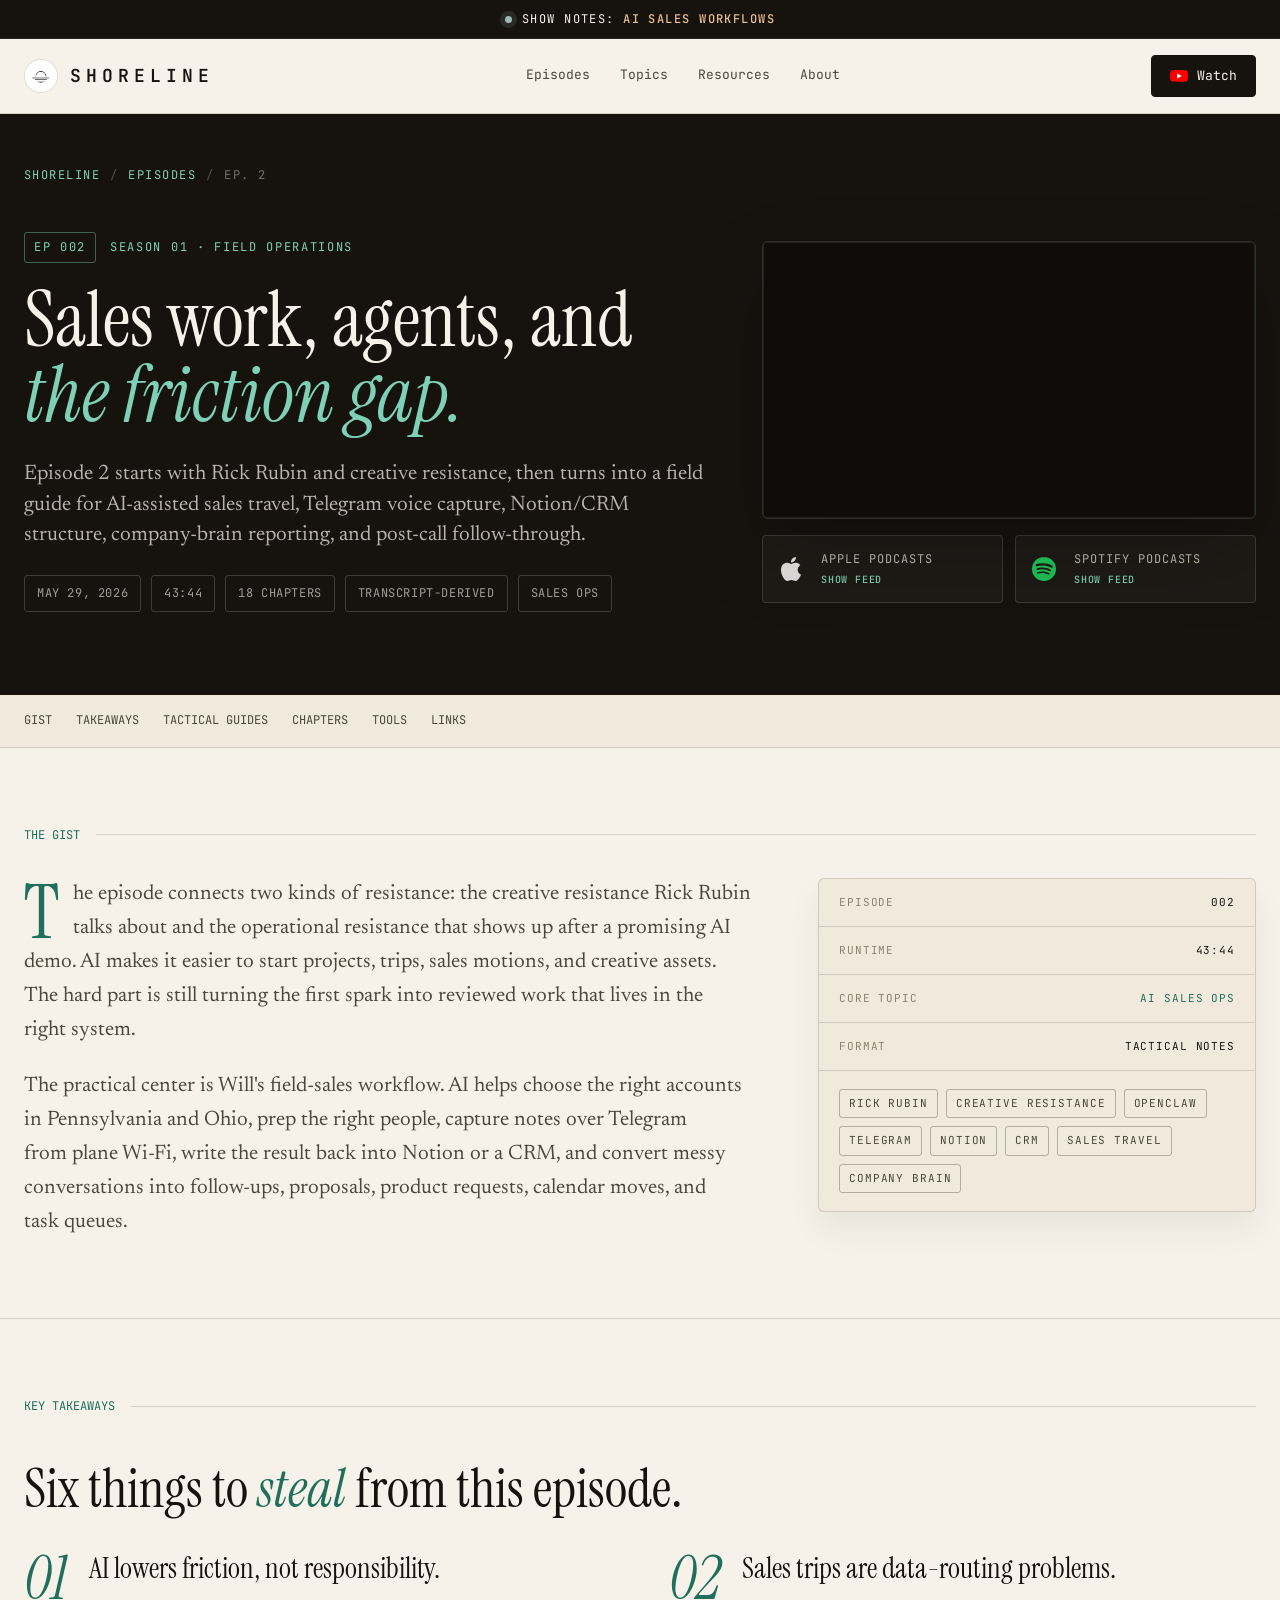
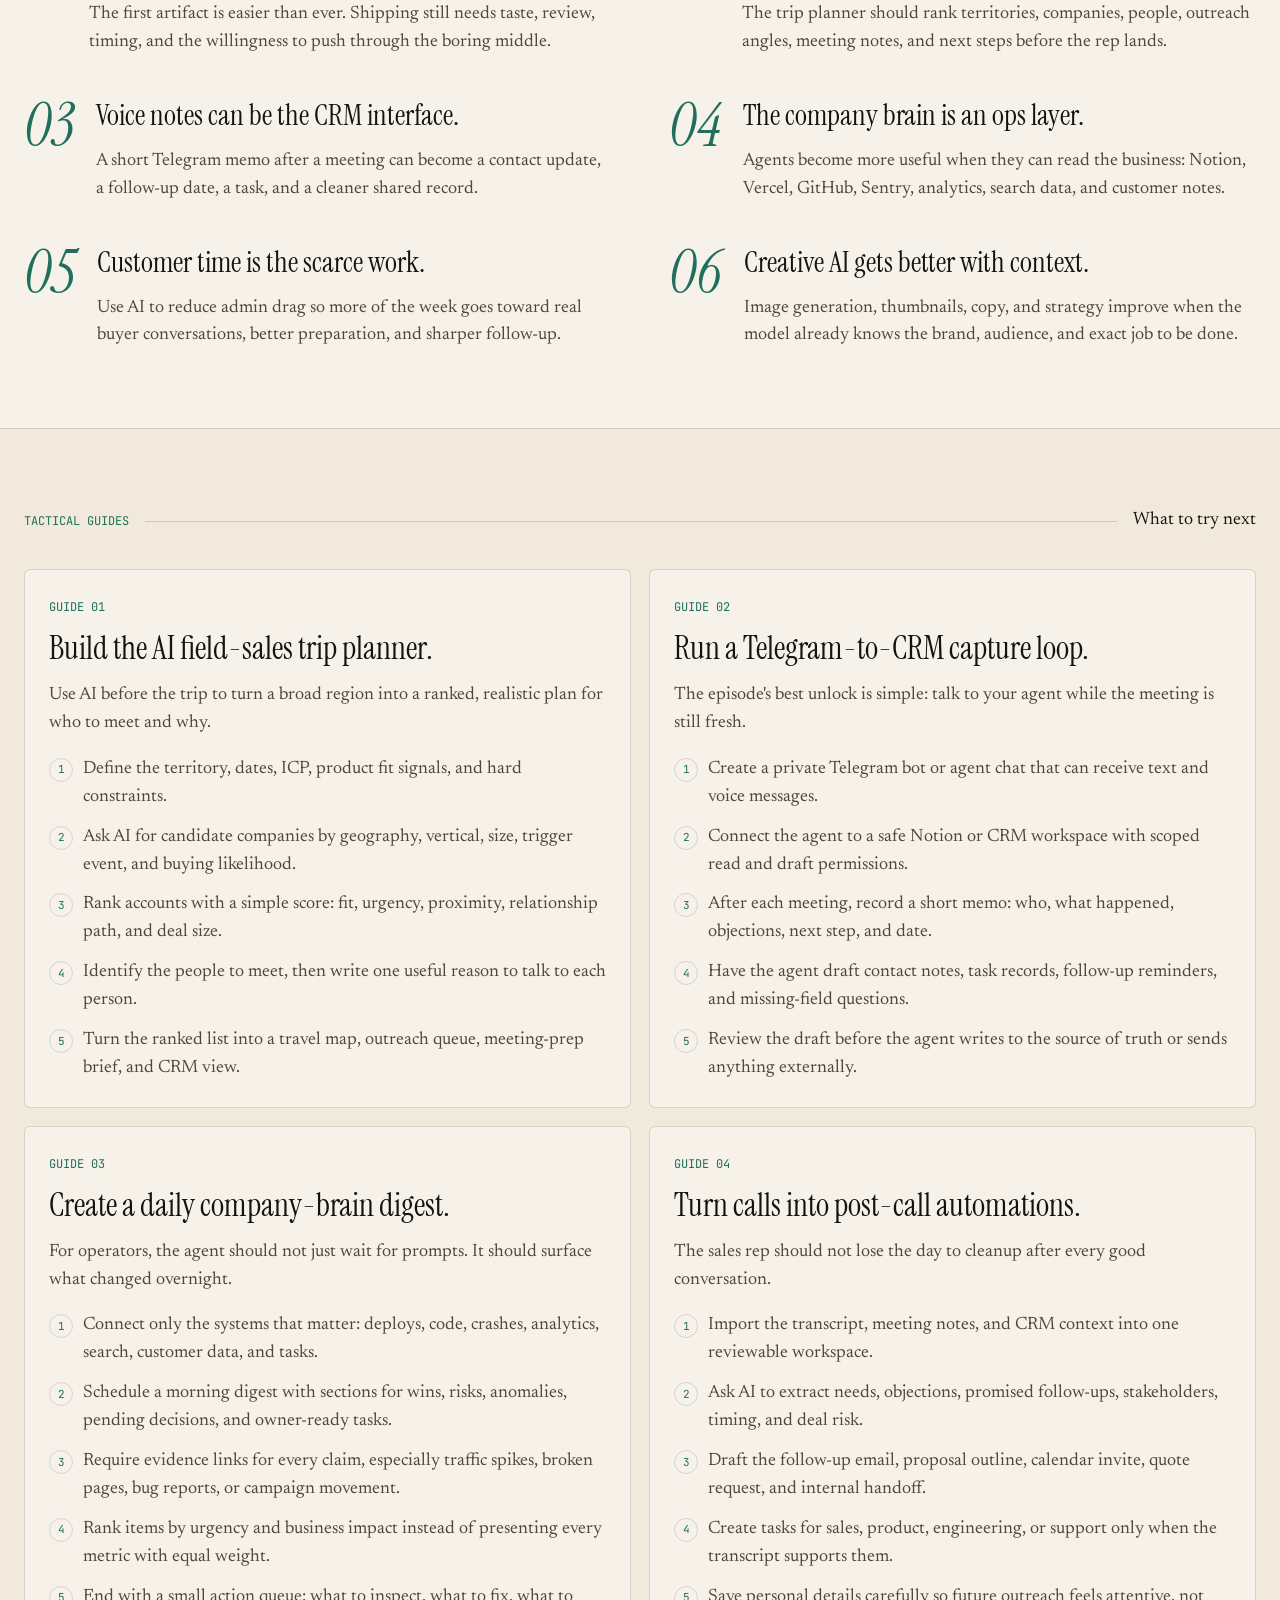
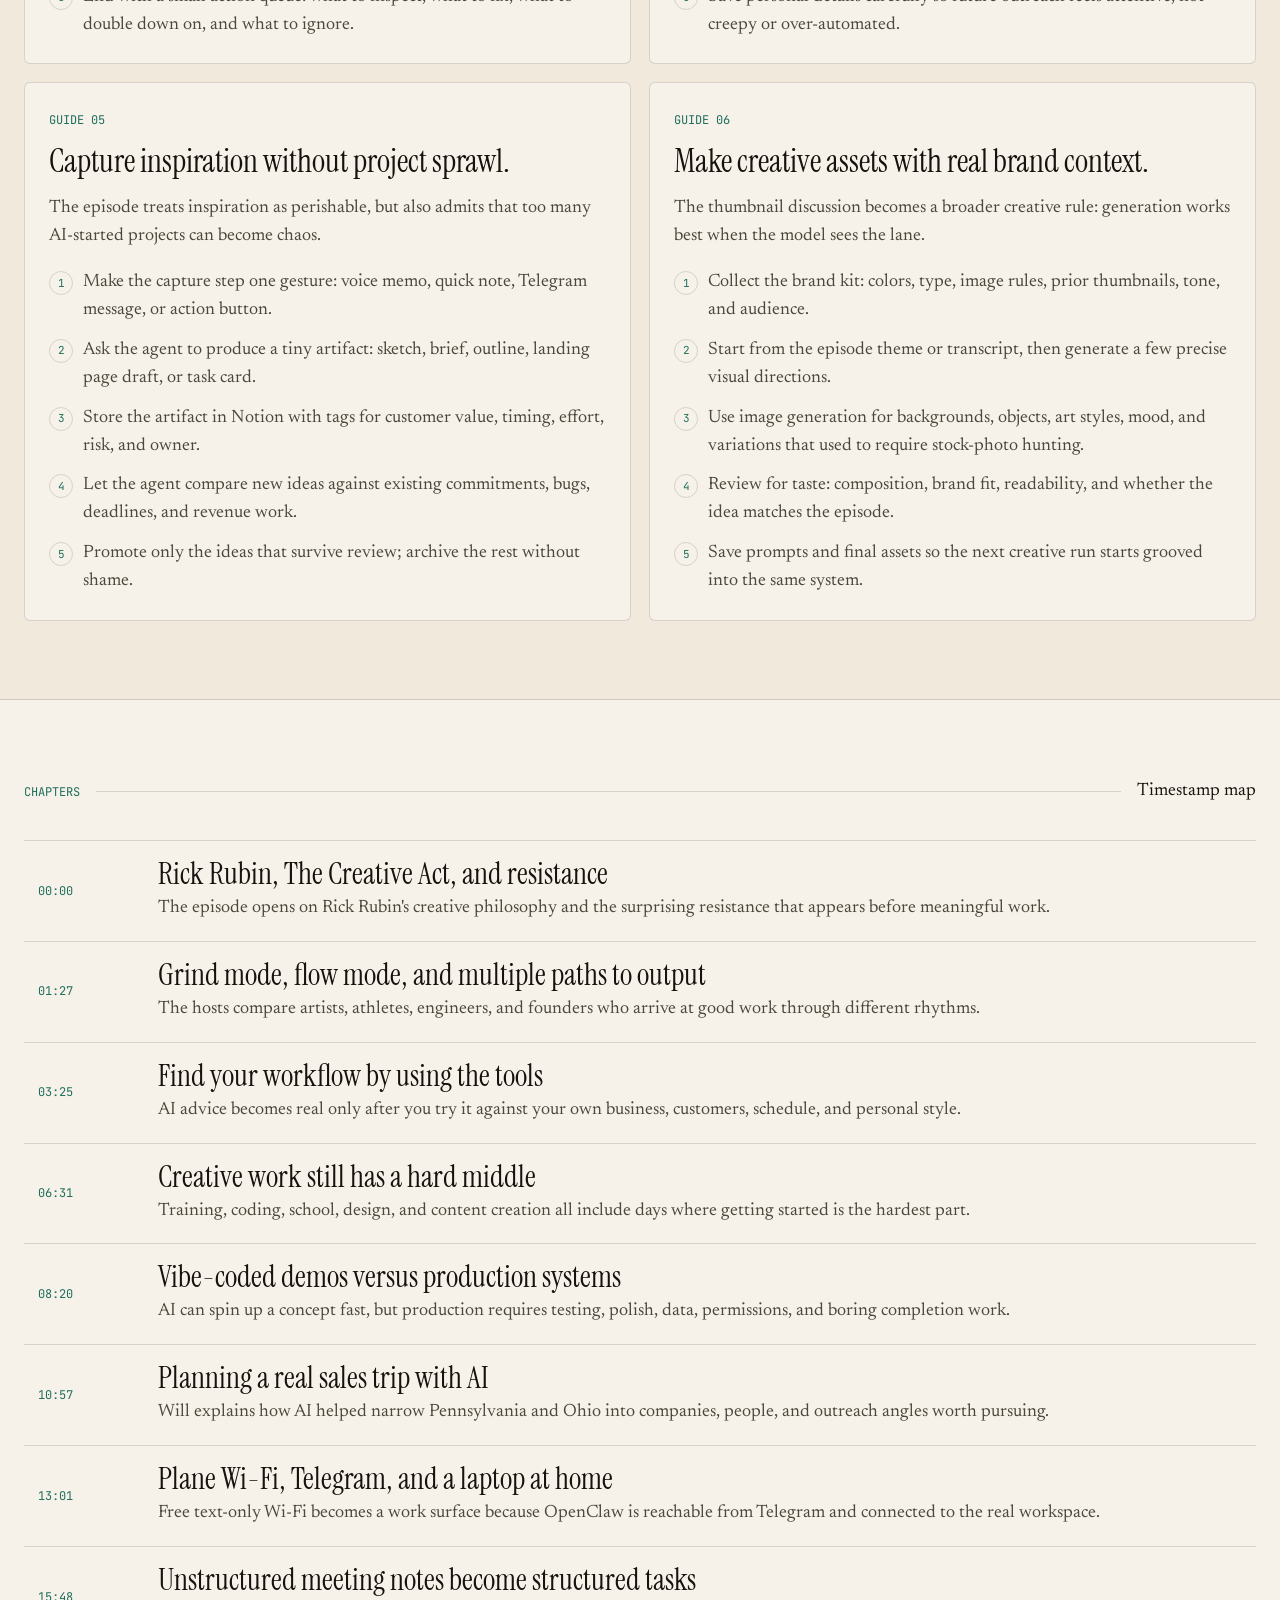
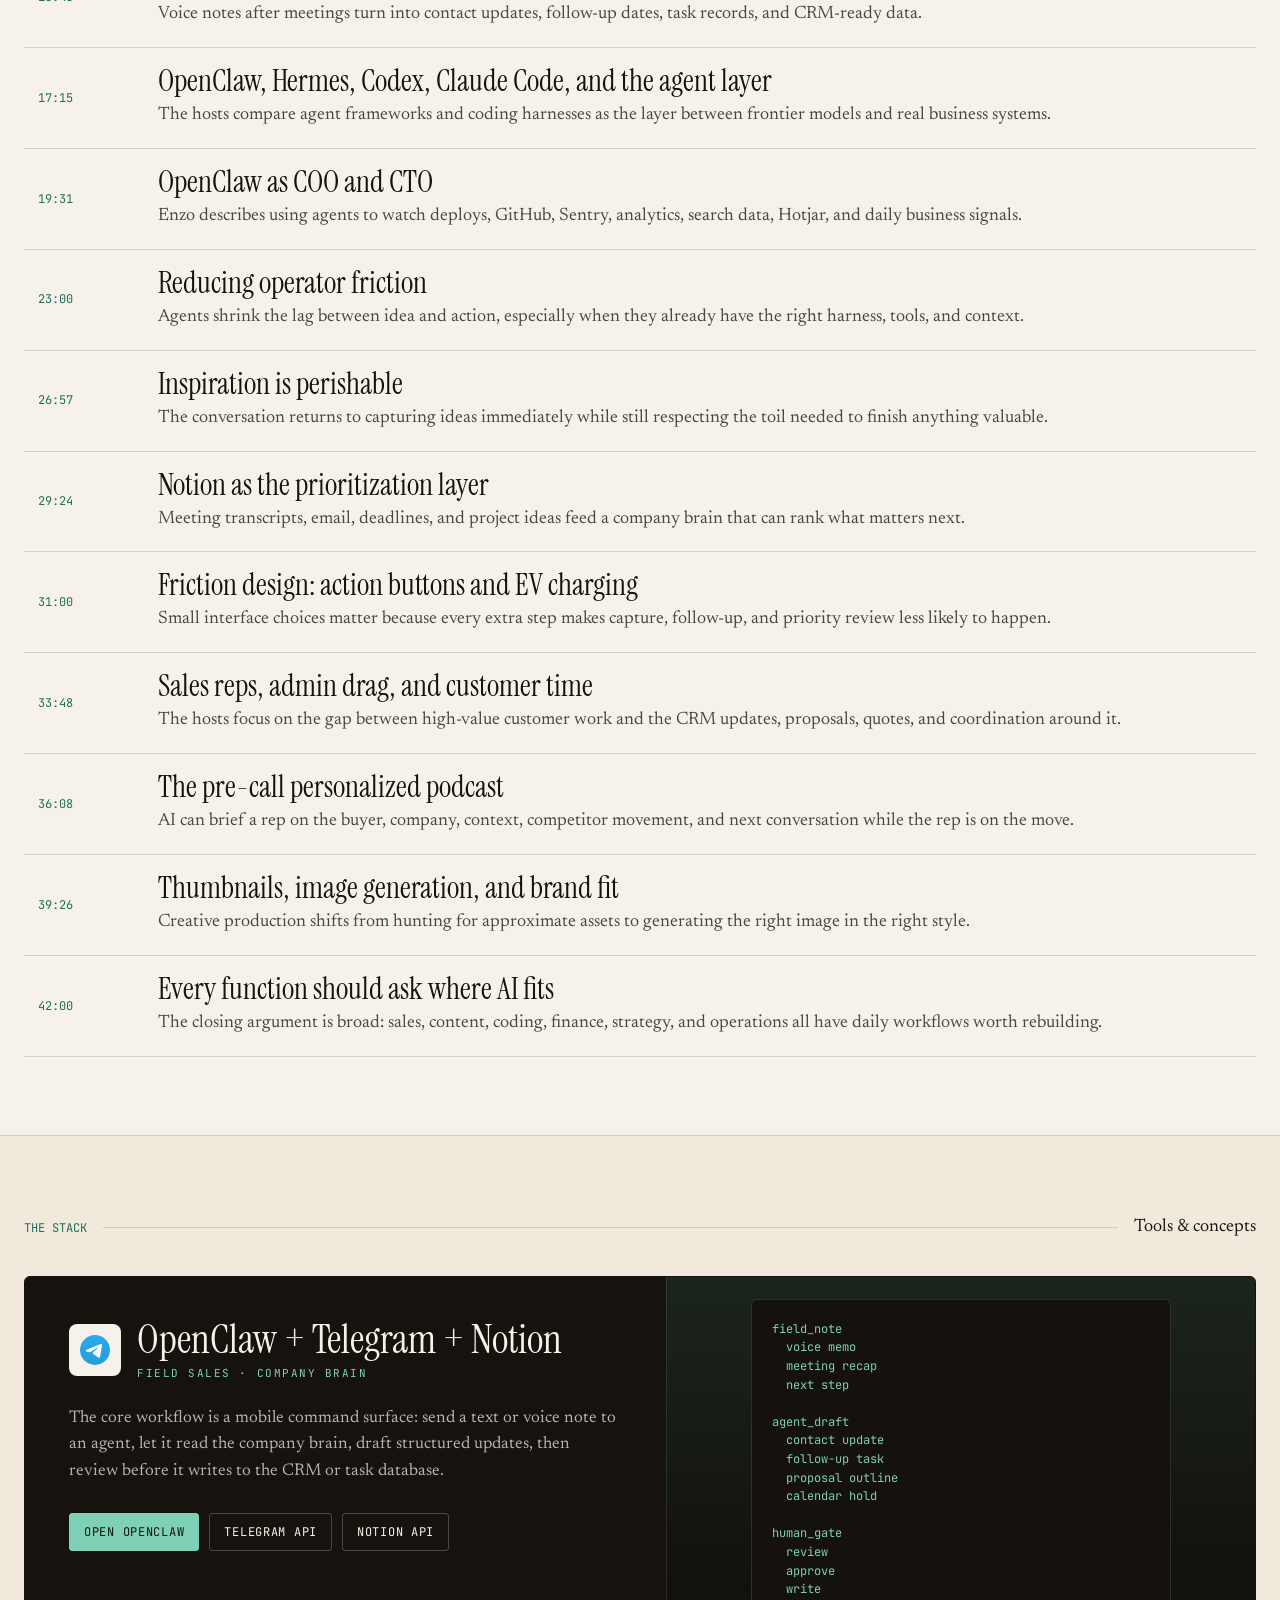
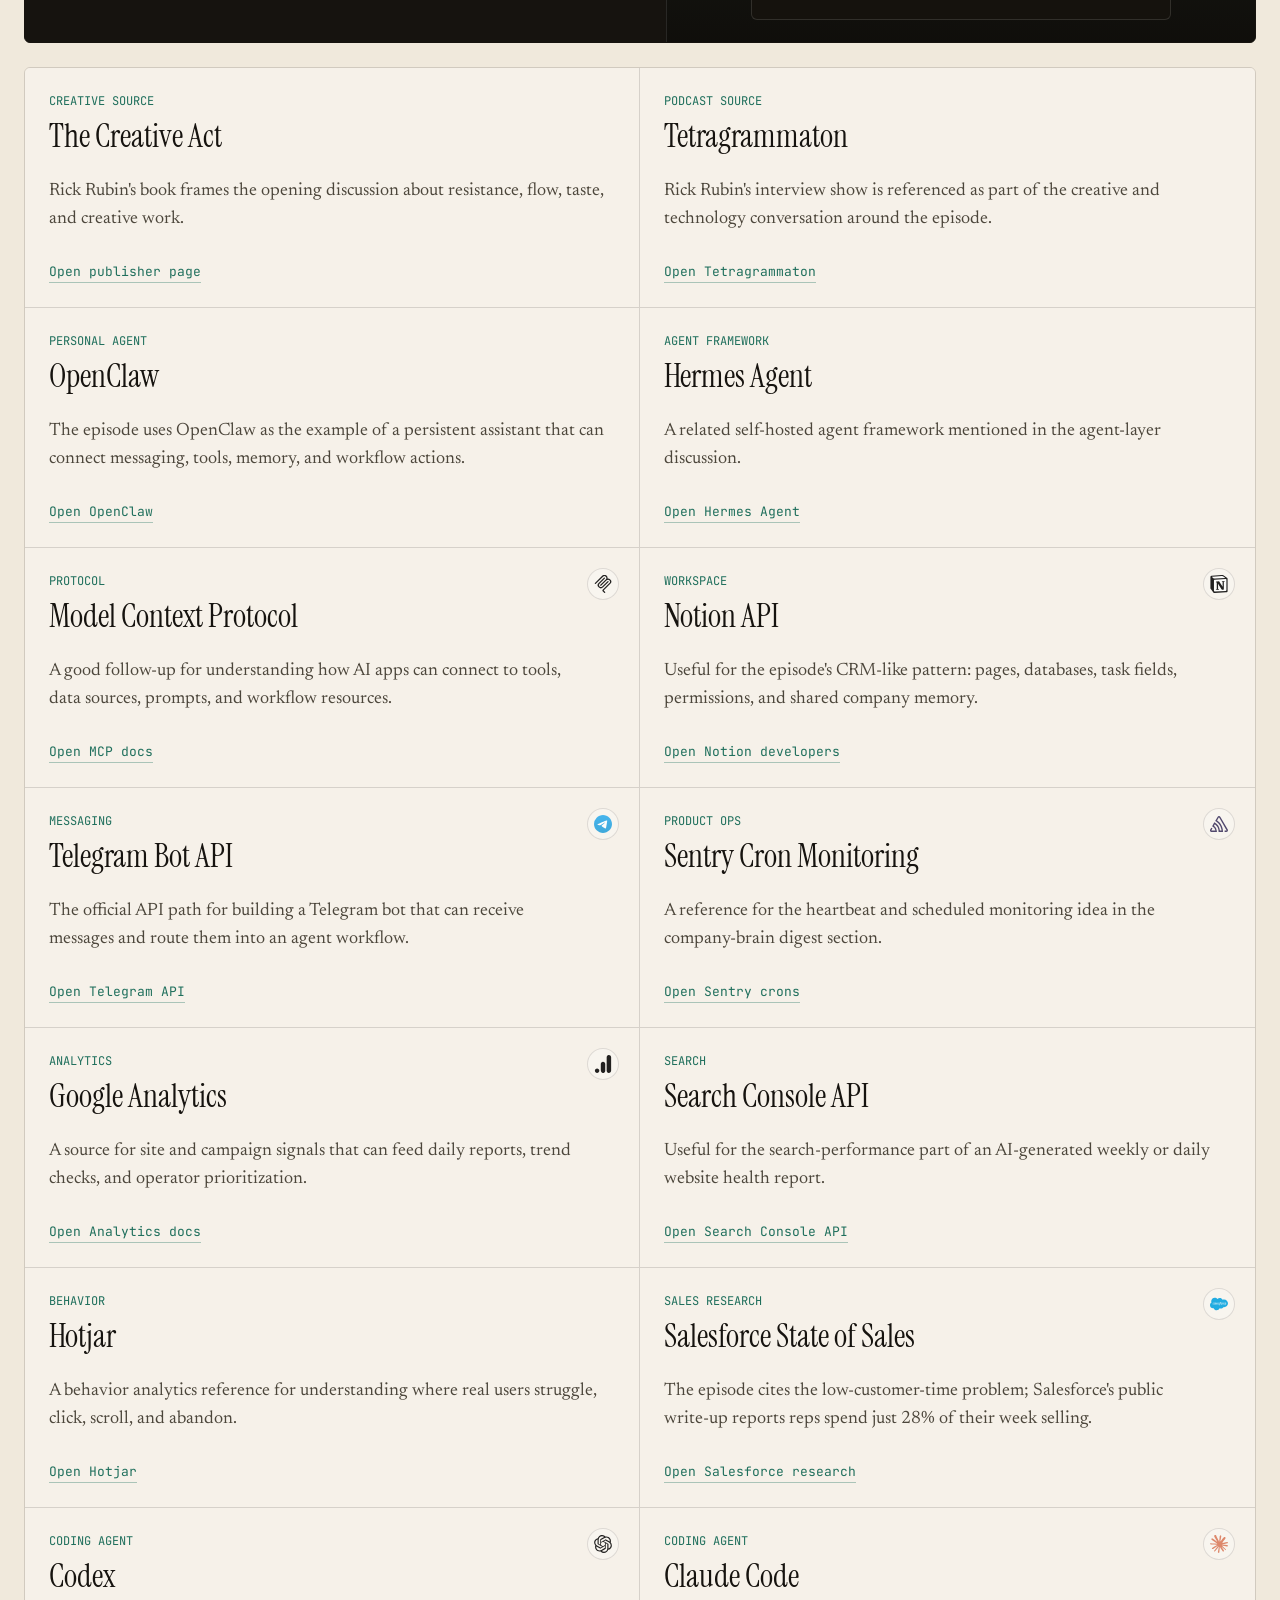
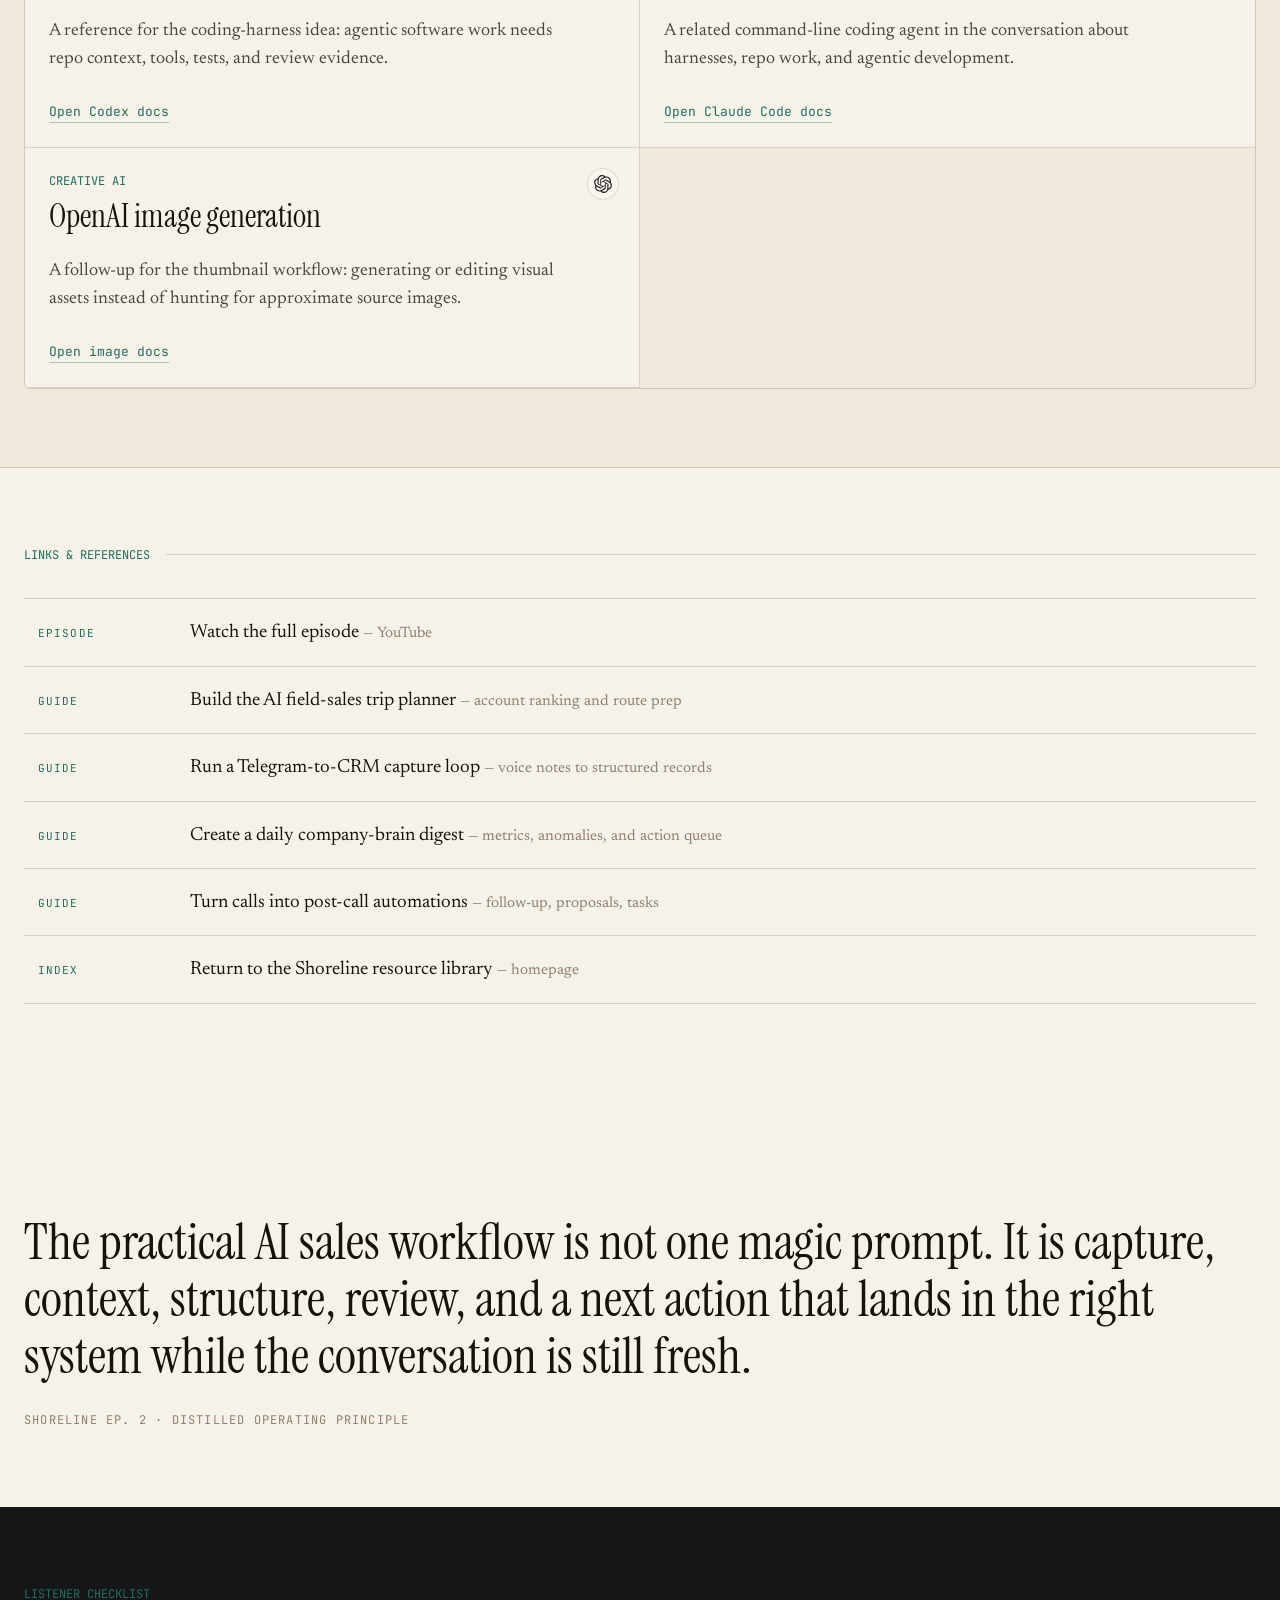
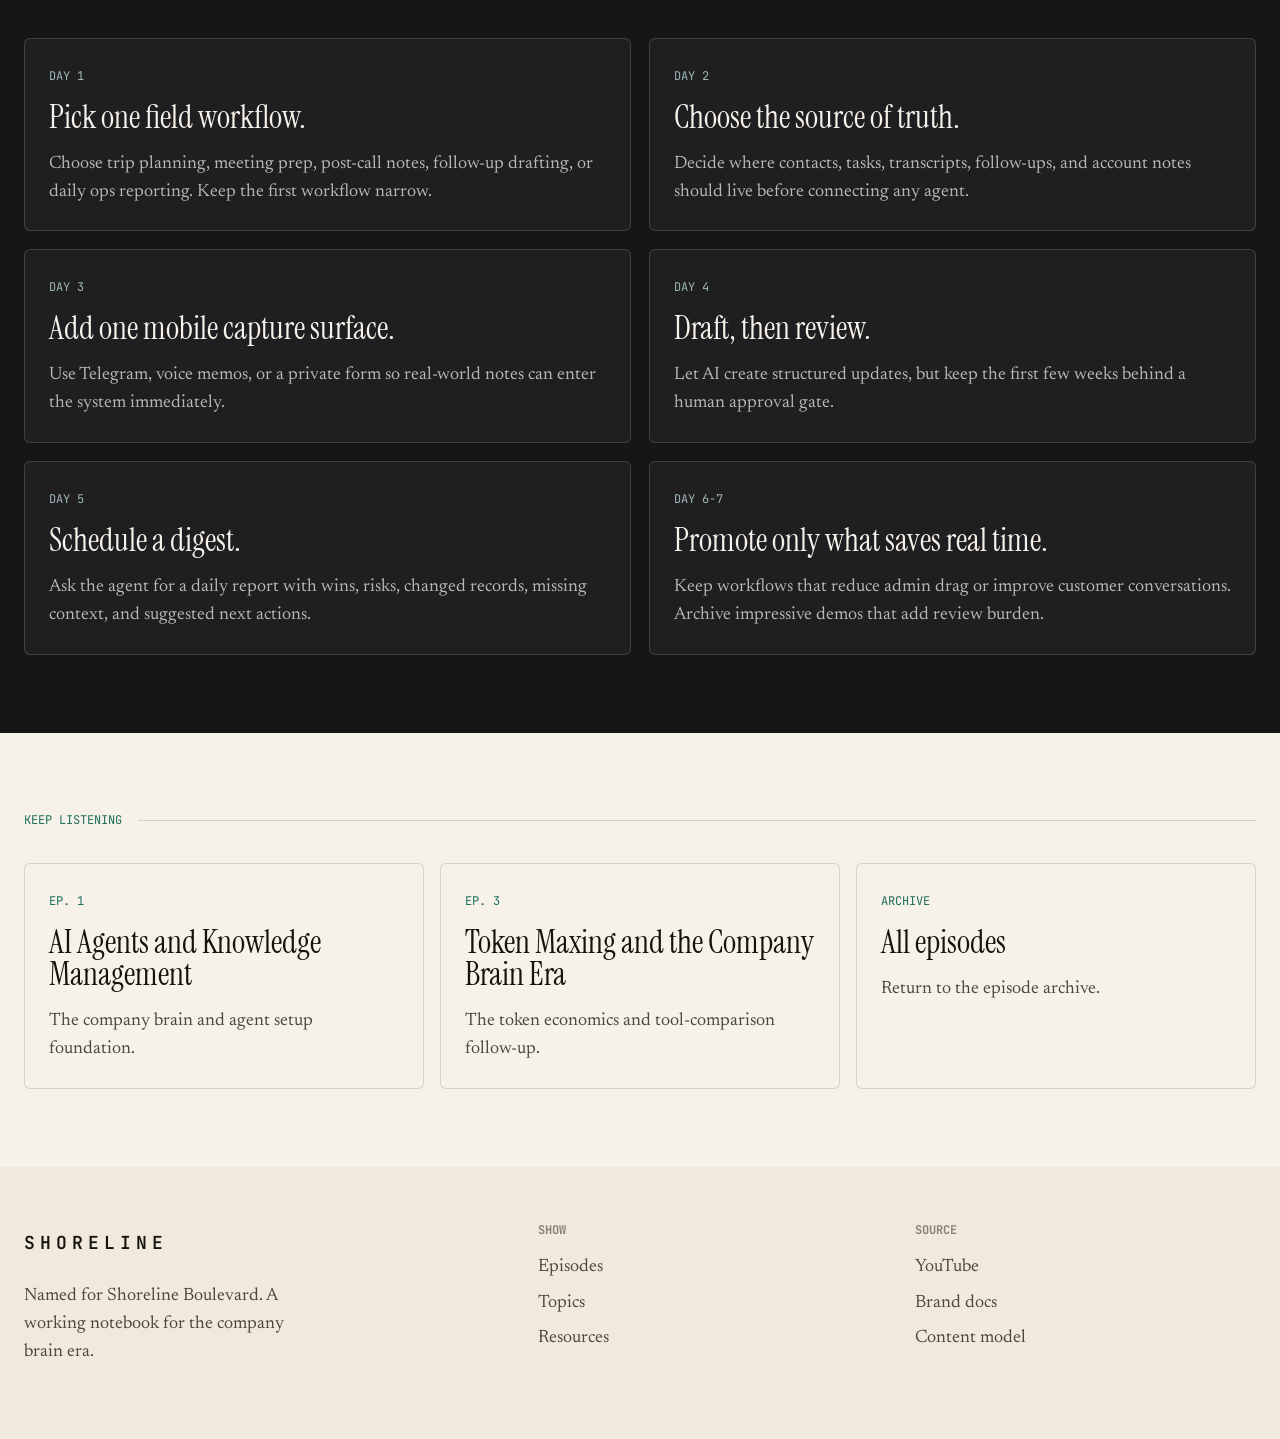
<file: episodes/episode-2.html>
<!DOCTYPE html>
<html lang="en">
<head>
  <meta charset="UTF-8">
  <meta name="viewport" content="width=device-width, initial-scale=1.0">
  <!-- Google tag (gtag.js) -->
  <script async src="https://www.googletagmanager.com/gtag/js?id=G-RDH9YJ7J4G"></script>
  <script>
    window.dataLayer = window.dataLayer || [];
    function gtag(){dataLayer.push(arguments);}
    gtag('js', new Date());

    gtag('config', 'G-RDH9YJ7J4G');
  </script>
  <title>AI Workflow Automation for Sales, Prospecting, and Productivity | Shoreline Ep. 2</title>
  <meta name="description" content="Shoreline Ep. 2 covers AI sales workflows, Telegram voice capture, Notion and CRM automation, and company-brain operations, with guides and timestamped chapters.">
  <meta property="og:title" content="AI Workflow Automation for Sales, Prospecting, and Productivity | Shoreline Ep. 2">
  <meta property="og:description" content="Shoreline Ep. 2 covers AI sales workflows, Telegram voice capture, Notion and CRM automation, and company-brain operations, with guides and timestamped chapters.">
  <meta property="og:url" content="https://shoreline-pod.com/episodes/episode-2">
  <meta property="og:image" content="https://shoreline-pod.com/assets/images/og-episode-2.jpg">
  <meta property="og:image:width" content="1200">
  <meta property="og:image:height" content="630">
  <meta property="og:image:alt" content="AI Workflow Automation for Sales, Prospecting, and Productivity | Shoreline Ep. 2">
  <meta property="og:type" content="article">
  <meta property="og:site_name" content="Shoreline">
  <meta name="theme-color" content="#f6f1e9">
  <meta name="twitter:card" content="summary_large_image">
  <meta name="twitter:title" content="AI Workflow Automation for Sales, Prospecting, and Productivity | Shoreline Ep. 2">
  <meta name="twitter:description" content="Shoreline Ep. 2 covers AI sales workflows, Telegram voice capture, Notion and CRM automation, and company-brain operations, with guides and timestamped chapters.">
  <meta name="twitter:image" content="https://shoreline-pod.com/assets/images/og-episode-2.jpg">
  <link rel="canonical" href="https://shoreline-pod.com/episodes/episode-2">
  <link rel="preconnect" href="https://fonts.googleapis.com">
  <link rel="preconnect" href="https://fonts.gstatic.com" crossorigin>
  <link href="https://fonts.googleapis.com/css2?family=Instrument+Serif:ital@0;1&family=Newsreader:ital,opsz,wght@0,6..72,300..600;1,6..72,300..500&family=JetBrains+Mono:wght@400;500;600&display=swap" rel="stylesheet">
  <link rel="icon" href="/assets/images/favicon.ico" sizes="any">
  <link rel="icon" type="image/png" sizes="32x32" href="/assets/images/favicon-32.png">
  <link rel="icon" type="image/png" sizes="16x16" href="/assets/images/favicon-16.png">
  <link rel="apple-touch-icon" href="/assets/images/apple-touch-icon.png">
  <link rel="manifest" href="/site.webmanifest">
  <link rel="stylesheet" href="../assets/styles.css">
  <script src="../assets/script.js" defer></script>
  <script type="application/ld+json">
{
  "@context": "https://schema.org",
  "@graph": [
    {
      "@type": "PodcastEpisode",
      "@id": "https://shoreline-pod.com/episodes/episode-2#episode",
      "url": "https://shoreline-pod.com/episodes/episode-2",
      "name": "AI Workflow Automation for Sales, Prospecting, and Productivity | Shoreline Ep. 2",
      "episodeNumber": 2,
      "datePublished": "2026-05-29",
      "timeRequired": "PT43M44S",
      "description": "Shoreline Ep. 2 covers AI sales workflows, Telegram voice capture, Notion and CRM automation, and company-brain operations, with guides and timestamped chapters.",
      "image": "https://shoreline-pod.com/assets/images/og-episode-2.jpg",
      "associatedMedia": {
        "@id": "https://shoreline-pod.com/episodes/episode-2#video"
      },
      "partOfSeason": {
        "@type": "PodcastSeason",
        "seasonNumber": 1
      },
      "partOfSeries": {
        "@type": "PodcastSeries",
        "@id": "https://shoreline-pod.com/#series",
        "name": "Shoreline",
        "url": "https://shoreline-pod.com/"
      }
    },
    {
      "@type": "VideoObject",
      "@id": "https://shoreline-pod.com/episodes/episode-2#video",
      "name": "AI Workflow Automation for Sales, Prospecting, and Productivity | Shoreline Ep. 2",
      "description": "Shoreline Ep. 2 covers AI sales workflows, Telegram voice capture, Notion and CRM automation, and company-brain operations, with guides and timestamped chapters.",
      "thumbnailUrl": [
        "https://i.ytimg.com/vi/hC9rO6xecUk/maxresdefault.jpg"
      ],
      "uploadDate": "2026-05-29T09:29:11-07:00",
      "duration": "PT43M44S",
      "embedUrl": "https://www.youtube-nocookie.com/embed/hC9rO6xecUk",
      "contentUrl": "https://www.youtube.com/watch?v=hC9rO6xecUk"
    },
    {
      "@type": "BreadcrumbList",
      "itemListElement": [
        {
          "@type": "ListItem",
          "position": 1,
          "name": "Shoreline",
          "item": "https://shoreline-pod.com/"
        },
        {
          "@type": "ListItem",
          "position": 2,
          "name": "Episodes",
          "item": "https://shoreline-pod.com/#episodes"
        },
        {
          "@type": "ListItem",
          "position": 3,
          "name": "Ep. 2",
          "item": "https://shoreline-pod.com/episodes/episode-2"
        }
      ]
    }
  ]
}
  </script>
</head>
<body class="episode-notes">
  <div class="topbar">
    <div class="wrap topbar-inner">
      <span class="live-dot" aria-hidden="true"></span>
      <span>Show notes: <b>AI sales workflows</b></span>
    </div>
  </div>

  <nav class="site-nav" aria-label="Primary navigation">
    <div class="wrap nav-inner">
      <a class="brand" href="../index.html#top" aria-label="Shoreline home">
        <img src="../assets/images/shoreline-avatar.jpg" alt="" class="brand-mark">
        <span>Shoreline</span>
      </a>
      <div class="nav-links">
        <a href="../index.html#episodes">Episodes</a>
        <a href="../index.html#topics">Topics</a>
        <a href="../index.html#resources">Resources</a>
        <a href="../index.html#about">About</a>
      </div>
      <a class="button button-dark" href="https://www.youtube.com/watch?v=hC9rO6xecUk" target="_blank" rel="noreferrer">
        <img class="button-logo" src="../assets/logos/youtube.svg" alt="">
        <span>Watch</span>
      </a>
    </div>
  </nav>

  <div class="mobile-jump-nav" aria-label="Mobile episode navigation">
    <div class="wrap mobile-jump-inner">
      <a href="#top">Video</a>
      <a href="#gist">Gist</a>
      <a href="#guides">Guides</a>
      <a href="#chapters">Chapters</a>
      <a href="#references">Links</a>
    </div>
  </div>

  <main id="top">
    <header class="episode-hero">
      <div class="wrap">
        <div class="episode-crumb">
          <a href="../index.html#top">Shoreline</a>
          <span class="crumb-sep" aria-hidden="true">/</span>
          <a href="../index.html#episodes">Episodes</a>
          <span class="crumb-sep" aria-hidden="true">/</span>
          <span>Ep. 2</span>
        </div>
        <div class="episode-hero-grid">
          <div class="episode-head">
            <div class="episode-key">
              <span class="key-pill">EP 002</span>
              <span>Season 01 · Field operations</span>
            </div>
            <h1>Sales work, agents, and <em>the friction gap.</em></h1>
            <p class="episode-summary">Episode 2 starts with Rick Rubin and creative resistance, then turns into a field guide for AI-assisted sales travel, Telegram voice capture, Notion/CRM structure, company-brain reporting, and post-call follow-through.</p>
            <div class="episode-meta-line" aria-label="Episode metadata">
              <span class="meta-pill">May 29, 2026</span>
              <span class="meta-pill">43:44</span>
              <span class="meta-pill">18 chapters</span>
              <span class="meta-pill">Transcript-derived</span>
              <span class="meta-pill">Sales ops</span>
            </div>
          </div>

          <aside class="episode-media-panel" aria-label="Episode video and podcast links">
            <div class="episode-video-frame">
              <iframe
                src="https://www.youtube-nocookie.com/embed/hC9rO6xecUk"
                title="Shoreline Ep. 2 video"
                allow="accelerometer; autoplay; clipboard-write; encrypted-media; gyroscope; picture-in-picture; web-share"
                referrerpolicy="strict-origin-when-cross-origin"
                allowfullscreen></iframe>
            </div>
            <div class="episode-platforms" aria-label="Open Shoreline podcast feeds">
              <a class="episode-platform-link" href="https://podcasts.apple.com/us/podcast/shoreline/id1896869802" target="_blank" rel="noreferrer">
                <img class="platform-icon" src="../assets/logos/apple-dark.svg" alt="" loading="lazy">
                <span>Apple Podcasts</span>
                <strong>Show feed</strong>
              </a>
              <a class="episode-platform-link" href="https://open.spotify.com/show/033rJJnoMmoY1ppTjFNLhY" target="_blank" rel="noreferrer">
                <img class="platform-icon" src="../assets/logos/spotify.svg" alt="" loading="lazy">
                <span>Spotify Podcasts</span>
                <strong>Show feed</strong>
              </a>
            </div>
          </aside>
        </div>
      </div>
    </header>

    <div class="notes-nav" aria-label="Show notes navigation">
      <div class="wrap notes-nav-inner">
        <a href="#gist">Gist</a>
        <a href="#takeaways">Takeaways</a>
        <a href="#guides">Tactical guides</a>
        <a href="#chapters">Chapters</a>
        <a href="#resources">Tools</a>
        <a href="#references">Links</a>
      </div>
    </div>

    <section class="notes-section episode-gist" id="gist">
      <div class="wrap">
        <div class="label-row"><span class="eyebrow">The gist</span><span class="rule"></span></div>
        <div class="gist-grid">
          <div class="gist-body">
            <p class="drop">The episode connects two kinds of resistance: the creative resistance Rick Rubin talks about and the operational resistance that shows up after a promising AI demo. AI makes it easier to start projects, trips, sales motions, and creative assets. The hard part is still turning the first spark into reviewed work that lives in the right system.</p>
            <p>The practical center is Will's field-sales workflow. AI helps choose the right accounts in Pennsylvania and Ohio, prep the right people, capture notes over Telegram from plane Wi-Fi, write the result back into Notion or a CRM, and convert messy conversations into follow-ups, proposals, product requests, calendar moves, and task queues.</p>
          </div>
          <aside class="fact-panel" aria-label="Episode facts">
            <div class="fact-row"><span class="fact-key">Episode</span><span class="fact-value">002</span></div>
            <div class="fact-row"><span class="fact-key">Runtime</span><span class="fact-value">43:44</span></div>
            <div class="fact-row"><span class="fact-key">Core topic</span><span class="fact-value teal">AI sales ops</span></div>
            <div class="fact-row"><span class="fact-key">Format</span><span class="fact-value">Tactical notes</span></div>
            <div class="chips">
              <span class="chip">Rick Rubin</span>
              <span class="chip">Creative resistance</span>
              <span class="chip">OpenClaw</span>
              <span class="chip">Telegram</span>
              <span class="chip">Notion</span>
              <span class="chip">CRM</span>
              <span class="chip">Sales travel</span>
              <span class="chip">Company brain</span>
            </div>
          </aside>
        </div>
      </div>
    </section>

    <section class="notes-section" id="takeaways">
      <div class="wrap">
        <div class="label-row"><span class="eyebrow">Key takeaways</span><span class="rule"></span></div>
        <div class="section-head">
          <div>
            <h2>Six things to <em>steal</em> from this episode.</h2>
          </div>
        </div>
        <div class="takeaway-grid">
          <article class="takeaway-card">
            <span>01</span>
            <div>
              <h3>AI lowers friction, not responsibility.</h3>
              <p>The first artifact is easier than ever. Shipping still needs taste, review, timing, and the willingness to push through the boring middle.</p>
            </div>
          </article>
          <article class="takeaway-card">
            <span>02</span>
            <div>
              <h3>Sales trips are data-routing problems.</h3>
              <p>The trip planner should rank territories, companies, people, outreach angles, meeting notes, and next steps before the rep lands.</p>
            </div>
          </article>
          <article class="takeaway-card">
            <span>03</span>
            <div>
              <h3>Voice notes can be the CRM interface.</h3>
              <p>A short Telegram memo after a meeting can become a contact update, a follow-up date, a task, and a cleaner shared record.</p>
            </div>
          </article>
          <article class="takeaway-card">
            <span>04</span>
            <div>
              <h3>The company brain is an ops layer.</h3>
              <p>Agents become more useful when they can read the business: Notion, Vercel, GitHub, Sentry, analytics, search data, and customer notes.</p>
            </div>
          </article>
          <article class="takeaway-card">
            <span>05</span>
            <div>
              <h3>Customer time is the scarce work.</h3>
              <p>Use AI to reduce admin drag so more of the week goes toward real buyer conversations, better preparation, and sharper follow-up.</p>
            </div>
          </article>
          <article class="takeaway-card">
            <span>06</span>
            <div>
              <h3>Creative AI gets better with context.</h3>
              <p>Image generation, thumbnails, copy, and strategy improve when the model already knows the brand, audience, and exact job to be done.</p>
            </div>
          </article>
        </div>
      </div>
    </section>

    <section class="notes-section alt" id="guides">
      <div class="wrap">
        <div class="label-row"><span class="eyebrow">Tactical guides</span><span class="rule"></span><span class="mono ink-faint">What to try next</span></div>
        <div class="guide-grid">
          <article class="guide-card" id="trip-planner">
            <span>Guide 01</span>
            <h3>Build the AI field-sales trip planner.</h3>
            <p>Use AI before the trip to turn a broad region into a ranked, realistic plan for who to meet and why.</p>
            <ol class="steps-list">
              <li>Define the territory, dates, ICP, product fit signals, and hard constraints.</li>
              <li>Ask AI for candidate companies by geography, vertical, size, trigger event, and buying likelihood.</li>
              <li>Rank accounts with a simple score: fit, urgency, proximity, relationship path, and deal size.</li>
              <li>Identify the people to meet, then write one useful reason to talk to each person.</li>
              <li>Turn the ranked list into a travel map, outreach queue, meeting-prep brief, and CRM view.</li>
            </ol>
          </article>

          <article class="guide-card" id="telegram-crm">
            <span>Guide 02</span>
            <h3>Run a Telegram-to-CRM capture loop.</h3>
            <p>The episode's best unlock is simple: talk to your agent while the meeting is still fresh.</p>
            <ol class="steps-list">
              <li>Create a private Telegram bot or agent chat that can receive text and voice messages.</li>
              <li>Connect the agent to a safe Notion or CRM workspace with scoped read and draft permissions.</li>
              <li>After each meeting, record a short memo: who, what happened, objections, next step, and date.</li>
              <li>Have the agent draft contact notes, task records, follow-up reminders, and missing-field questions.</li>
              <li>Review the draft before the agent writes to the source of truth or sends anything externally.</li>
            </ol>
          </article>

          <article class="guide-card" id="company-brain-digest">
            <span>Guide 03</span>
            <h3>Create a daily company-brain digest.</h3>
            <p>For operators, the agent should not just wait for prompts. It should surface what changed overnight.</p>
            <ol class="steps-list">
              <li>Connect only the systems that matter: deploys, code, crashes, analytics, search, customer data, and tasks.</li>
              <li>Schedule a morning digest with sections for wins, risks, anomalies, pending decisions, and owner-ready tasks.</li>
              <li>Require evidence links for every claim, especially traffic spikes, broken pages, bug reports, or campaign movement.</li>
              <li>Rank items by urgency and business impact instead of presenting every metric with equal weight.</li>
              <li>End with a small action queue: what to inspect, what to fix, what to double down on, and what to ignore.</li>
            </ol>
          </article>

          <article class="guide-card" id="post-call-system">
            <span>Guide 04</span>
            <h3>Turn calls into post-call automations.</h3>
            <p>The sales rep should not lose the day to cleanup after every good conversation.</p>
            <ol class="steps-list">
              <li>Import the transcript, meeting notes, and CRM context into one reviewable workspace.</li>
              <li>Ask AI to extract needs, objections, promised follow-ups, stakeholders, timing, and deal risk.</li>
              <li>Draft the follow-up email, proposal outline, calendar invite, quote request, and internal handoff.</li>
              <li>Create tasks for sales, product, engineering, or support only when the transcript supports them.</li>
              <li>Save personal details carefully so future outreach feels attentive, not creepy or over-automated.</li>
            </ol>
          </article>

          <article class="guide-card" id="inspiration-capture">
            <span>Guide 05</span>
            <h3>Capture inspiration without project sprawl.</h3>
            <p>The episode treats inspiration as perishable, but also admits that too many AI-started projects can become chaos.</p>
            <ol class="steps-list">
              <li>Make the capture step one gesture: voice memo, quick note, Telegram message, or action button.</li>
              <li>Ask the agent to produce a tiny artifact: sketch, brief, outline, landing page draft, or task card.</li>
              <li>Store the artifact in Notion with tags for customer value, timing, effort, risk, and owner.</li>
              <li>Let the agent compare new ideas against existing commitments, bugs, deadlines, and revenue work.</li>
              <li>Promote only the ideas that survive review; archive the rest without shame.</li>
            </ol>
          </article>

          <article class="guide-card" id="creative-assets">
            <span>Guide 06</span>
            <h3>Make creative assets with real brand context.</h3>
            <p>The thumbnail discussion becomes a broader creative rule: generation works best when the model sees the lane.</p>
            <ol class="steps-list">
              <li>Collect the brand kit: colors, type, image rules, prior thumbnails, tone, and audience.</li>
              <li>Start from the episode theme or transcript, then generate a few precise visual directions.</li>
              <li>Use image generation for backgrounds, objects, art styles, mood, and variations that used to require stock-photo hunting.</li>
              <li>Review for taste: composition, brand fit, readability, and whether the idea matches the episode.</li>
              <li>Save prompts and final assets so the next creative run starts grooved into the same system.</li>
            </ol>
          </article>
        </div>
      </div>
    </section>

    <section class="notes-section" id="chapters">
      <div class="wrap">
        <div class="label-row"><span class="eyebrow">Chapters</span><span class="rule"></span><span class="mono ink-faint">Timestamp map</span></div>
        <div class="chapter-list">
          <a class="chapter-row" href="https://www.youtube.com/watch?v=hC9rO6xecUk&amp;t=0s" target="_blank" rel="noreferrer"><span class="chapter-time">00:00</span><div><h3>Rick Rubin, The Creative Act, and resistance</h3><p>The episode opens on Rick Rubin's creative philosophy and the surprising resistance that appears before meaningful work.</p></div><span class="chapter-arrow">↗</span></a>
          <a class="chapter-row" href="https://www.youtube.com/watch?v=hC9rO6xecUk&amp;t=87s" target="_blank" rel="noreferrer"><span class="chapter-time">01:27</span><div><h3>Grind mode, flow mode, and multiple paths to output</h3><p>The hosts compare artists, athletes, engineers, and founders who arrive at good work through different rhythms.</p></div><span class="chapter-arrow">↗</span></a>
          <a class="chapter-row" href="https://www.youtube.com/watch?v=hC9rO6xecUk&amp;t=205s" target="_blank" rel="noreferrer"><span class="chapter-time">03:25</span><div><h3>Find your workflow by using the tools</h3><p>AI advice becomes real only after you try it against your own business, customers, schedule, and personal style.</p></div><span class="chapter-arrow">↗</span></a>
          <a class="chapter-row" href="https://www.youtube.com/watch?v=hC9rO6xecUk&amp;t=391s" target="_blank" rel="noreferrer"><span class="chapter-time">06:31</span><div><h3>Creative work still has a hard middle</h3><p>Training, coding, school, design, and content creation all include days where getting started is the hardest part.</p></div><span class="chapter-arrow">↗</span></a>
          <a class="chapter-row" href="https://www.youtube.com/watch?v=hC9rO6xecUk&amp;t=500s" target="_blank" rel="noreferrer"><span class="chapter-time">08:20</span><div><h3>Vibe-coded demos versus production systems</h3><p>AI can spin up a concept fast, but production requires testing, polish, data, permissions, and boring completion work.</p></div><span class="chapter-arrow">↗</span></a>
          <a class="chapter-row" href="https://www.youtube.com/watch?v=hC9rO6xecUk&amp;t=657s" target="_blank" rel="noreferrer"><span class="chapter-time">10:57</span><div><h3>Planning a real sales trip with AI</h3><p>Will explains how AI helped narrow Pennsylvania and Ohio into companies, people, and outreach angles worth pursuing.</p></div><span class="chapter-arrow">↗</span></a>
          <a class="chapter-row" href="https://www.youtube.com/watch?v=hC9rO6xecUk&amp;t=781s" target="_blank" rel="noreferrer"><span class="chapter-time">13:01</span><div><h3>Plane Wi-Fi, Telegram, and a laptop at home</h3><p>Free text-only Wi-Fi becomes a work surface because OpenClaw is reachable from Telegram and connected to the real workspace.</p></div><span class="chapter-arrow">↗</span></a>
          <a class="chapter-row" href="https://www.youtube.com/watch?v=hC9rO6xecUk&amp;t=948s" target="_blank" rel="noreferrer"><span class="chapter-time">15:48</span><div><h3>Unstructured meeting notes become structured tasks</h3><p>Voice notes after meetings turn into contact updates, follow-up dates, task records, and CRM-ready data.</p></div><span class="chapter-arrow">↗</span></a>
          <a class="chapter-row" href="https://www.youtube.com/watch?v=hC9rO6xecUk&amp;t=1035s" target="_blank" rel="noreferrer"><span class="chapter-time">17:15</span><div><h3>OpenClaw, Hermes, Codex, Claude Code, and the agent layer</h3><p>The hosts compare agent frameworks and coding harnesses as the layer between frontier models and real business systems.</p></div><span class="chapter-arrow">↗</span></a>
          <a class="chapter-row" href="https://www.youtube.com/watch?v=hC9rO6xecUk&amp;t=1171s" target="_blank" rel="noreferrer"><span class="chapter-time">19:31</span><div><h3>OpenClaw as COO and CTO</h3><p>Enzo describes using agents to watch deploys, GitHub, Sentry, analytics, search data, Hotjar, and daily business signals.</p></div><span class="chapter-arrow">↗</span></a>
          <a class="chapter-row" href="https://www.youtube.com/watch?v=hC9rO6xecUk&amp;t=1380s" target="_blank" rel="noreferrer"><span class="chapter-time">23:00</span><div><h3>Reducing operator friction</h3><p>Agents shrink the lag between idea and action, especially when they already have the right harness, tools, and context.</p></div><span class="chapter-arrow">↗</span></a>
          <a class="chapter-row" href="https://www.youtube.com/watch?v=hC9rO6xecUk&amp;t=1617s" target="_blank" rel="noreferrer"><span class="chapter-time">26:57</span><div><h3>Inspiration is perishable</h3><p>The conversation returns to capturing ideas immediately while still respecting the toil needed to finish anything valuable.</p></div><span class="chapter-arrow">↗</span></a>
          <a class="chapter-row" href="https://www.youtube.com/watch?v=hC9rO6xecUk&amp;t=1764s" target="_blank" rel="noreferrer"><span class="chapter-time">29:24</span><div><h3>Notion as the prioritization layer</h3><p>Meeting transcripts, email, deadlines, and project ideas feed a company brain that can rank what matters next.</p></div><span class="chapter-arrow">↗</span></a>
          <a class="chapter-row" href="https://www.youtube.com/watch?v=hC9rO6xecUk&amp;t=1860s" target="_blank" rel="noreferrer"><span class="chapter-time">31:00</span><div><h3>Friction design: action buttons and EV charging</h3><p>Small interface choices matter because every extra step makes capture, follow-up, and priority review less likely to happen.</p></div><span class="chapter-arrow">↗</span></a>
          <a class="chapter-row" href="https://www.youtube.com/watch?v=hC9rO6xecUk&amp;t=2028s" target="_blank" rel="noreferrer"><span class="chapter-time">33:48</span><div><h3>Sales reps, admin drag, and customer time</h3><p>The hosts focus on the gap between high-value customer work and the CRM updates, proposals, quotes, and coordination around it.</p></div><span class="chapter-arrow">↗</span></a>
          <a class="chapter-row" href="https://www.youtube.com/watch?v=hC9rO6xecUk&amp;t=2168s" target="_blank" rel="noreferrer"><span class="chapter-time">36:08</span><div><h3>The pre-call personalized podcast</h3><p>AI can brief a rep on the buyer, company, context, competitor movement, and next conversation while the rep is on the move.</p></div><span class="chapter-arrow">↗</span></a>
          <a class="chapter-row" href="https://www.youtube.com/watch?v=hC9rO6xecUk&amp;t=2366s" target="_blank" rel="noreferrer"><span class="chapter-time">39:26</span><div><h3>Thumbnails, image generation, and brand fit</h3><p>Creative production shifts from hunting for approximate assets to generating the right image in the right style.</p></div><span class="chapter-arrow">↗</span></a>
          <a class="chapter-row" href="https://www.youtube.com/watch?v=hC9rO6xecUk&amp;t=2520s" target="_blank" rel="noreferrer"><span class="chapter-time">42:00</span><div><h3>Every function should ask where AI fits</h3><p>The closing argument is broad: sales, content, coding, finance, strategy, and operations all have daily workflows worth rebuilding.</p></div><span class="chapter-arrow">↗</span></a>
        </div>
      </div>
    </section>

    <section class="notes-section alt" id="resources">
      <div class="wrap">
        <div class="label-row"><span class="eyebrow">The stack</span><span class="rule"></span><span class="mono ink-faint">Tools & concepts</span></div>
        <div class="resource-feature">
          <div class="resource-feature-body">
            <div class="resource-head">
              <div class="resource-icon logo-icon"><img src="../assets/logos/telegram.svg" alt="" loading="lazy"></div>
              <div>
                <h3>OpenClaw + Telegram + Notion</h3>
                <div class="resource-cat">Field sales · company brain</div>
              </div>
            </div>
            <p>The core workflow is a mobile command surface: send a text or voice note to an agent, let it read the company brain, draft structured updates, then review before it writes to the CRM or task database.</p>
            <div class="resource-links">
              <a class="resource-link solid" href="https://openclaw.ai/" target="_blank" rel="noreferrer">Open OpenClaw</a>
              <a class="resource-link" href="https://core.telegram.org/bots/api" target="_blank" rel="noreferrer">Telegram API</a>
              <a class="resource-link" href="https://developers.notion.com/" target="_blank" rel="noreferrer">Notion API</a>
            </div>
          </div>
          <div class="resource-visual" aria-hidden="true">
            <div class="resource-terminal">
              <pre>field_note
  voice memo
  meeting recap
  next step

agent_draft
  contact update
  follow-up task
  proposal outline
  calendar hold

human_gate
  review
  approve
  write</pre>
            </div>
          </div>
        </div>

        <div class="resource-list">
          <article class="resource-note">
            <span>Creative source</span>
            <h3>The Creative Act</h3>
            <p>Rick Rubin's book frames the opening discussion about resistance, flow, taste, and creative work.</p>
            <a class="text-link" href="https://www.penguinrandomhouse.com/books/717356/the-creative-act-by-rick-rubin/" target="_blank" rel="noreferrer">Open publisher page</a>
          </article>
          <article class="resource-note">
            <span>Podcast source</span>
            <h3>Tetragrammaton</h3>
            <p>Rick Rubin's interview show is referenced as part of the creative and technology conversation around the episode.</p>
            <a class="text-link" href="https://www.tetragrammaton.com/" target="_blank" rel="noreferrer">Open Tetragrammaton</a>
          </article>
          <article class="resource-note">
            <span>Personal agent</span>
            <h3>OpenClaw</h3>
            <p>The episode uses OpenClaw as the example of a persistent assistant that can connect messaging, tools, memory, and workflow actions.</p>
            <a class="text-link" href="https://openclaw.ai/" target="_blank" rel="noreferrer">Open OpenClaw</a>
          </article>
          <article class="resource-note">
            <span>Agent framework</span>
            <h3>Hermes Agent</h3>
            <p>A related self-hosted agent framework mentioned in the agent-layer discussion.</p>
            <a class="text-link" href="https://github.com/NousResearch/hermes-agent" target="_blank" rel="noreferrer">Open Hermes Agent</a>
          </article>
          <article class="resource-note" data-logo="mcp">
            <span>Protocol</span>
            <h3>Model Context Protocol</h3>
            <p>A good follow-up for understanding how AI apps can connect to tools, data sources, prompts, and workflow resources.</p>
            <a class="text-link" href="https://modelcontextprotocol.io/docs/learn/architecture" target="_blank" rel="noreferrer">Open MCP docs</a>
          </article>
          <article class="resource-note" data-logo="notion">
            <span>Workspace</span>
            <h3>Notion API</h3>
            <p>Useful for the episode's CRM-like pattern: pages, databases, task fields, permissions, and shared company memory.</p>
            <a class="text-link" href="https://developers.notion.com/" target="_blank" rel="noreferrer">Open Notion developers</a>
          </article>
          <article class="resource-note" data-logo="telegram">
            <span>Messaging</span>
            <h3>Telegram Bot API</h3>
            <p>The official API path for building a Telegram bot that can receive messages and route them into an agent workflow.</p>
            <a class="text-link" href="https://core.telegram.org/bots/api" target="_blank" rel="noreferrer">Open Telegram API</a>
          </article>
          <article class="resource-note" data-logo="sentry">
            <span>Product ops</span>
            <h3>Sentry Cron Monitoring</h3>
            <p>A reference for the heartbeat and scheduled monitoring idea in the company-brain digest section.</p>
            <a class="text-link" href="https://docs.sentry.io/product/crons/" target="_blank" rel="noreferrer">Open Sentry crons</a>
          </article>
          <article class="resource-note" data-logo="google-analytics">
            <span>Analytics</span>
            <h3>Google Analytics</h3>
            <p>A source for site and campaign signals that can feed daily reports, trend checks, and operator prioritization.</p>
            <a class="text-link" href="https://developers.google.com/analytics" target="_blank" rel="noreferrer">Open Analytics docs</a>
          </article>
          <article class="resource-note">
            <span>Search</span>
            <h3>Search Console API</h3>
            <p>Useful for the search-performance part of an AI-generated weekly or daily website health report.</p>
            <a class="text-link" href="https://developers.google.com/webmaster-tools" target="_blank" rel="noreferrer">Open Search Console API</a>
          </article>
          <article class="resource-note">
            <span>Behavior</span>
            <h3>Hotjar</h3>
            <p>A behavior analytics reference for understanding where real users struggle, click, scroll, and abandon.</p>
            <a class="text-link" href="https://www.hotjar.com/product/" target="_blank" rel="noreferrer">Open Hotjar</a>
          </article>
          <article class="resource-note" data-logo="salesforce">
            <span>Sales research</span>
            <h3>Salesforce State of Sales</h3>
            <p>The episode cites the low-customer-time problem; Salesforce's public write-up reports reps spend just 28% of their week selling.</p>
            <a class="text-link" href="https://www.salesforce.com/news/stories/sales-research-2023/" target="_blank" rel="noreferrer">Open Salesforce research</a>
          </article>
          <article class="resource-note" data-logo="openai">
            <span>Coding agent</span>
            <h3>Codex</h3>
            <p>A reference for the coding-harness idea: agentic software work needs repo context, tools, tests, and review evidence.</p>
            <a class="text-link" href="https://developers.openai.com/codex/cli" target="_blank" rel="noreferrer">Open Codex docs</a>
          </article>
          <article class="resource-note" data-logo="claude">
            <span>Coding agent</span>
            <h3>Claude Code</h3>
            <p>A related command-line coding agent in the conversation about harnesses, repo work, and agentic development.</p>
            <a class="text-link" href="https://code.claude.com/docs/en/overview" target="_blank" rel="noreferrer">Open Claude Code docs</a>
          </article>
          <article class="resource-note" data-logo="openai">
            <span>Creative AI</span>
            <h3>OpenAI image generation</h3>
            <p>A follow-up for the thumbnail workflow: generating or editing visual assets instead of hunting for approximate source images.</p>
            <a class="text-link" href="https://platform.openai.com/docs/guides/image-generation" target="_blank" rel="noreferrer">Open image docs</a>
          </article>
        </div>
      </div>
    </section>

    <section class="notes-section" id="references">
      <div class="wrap">
        <div class="label-row"><span class="eyebrow">Links & references</span><span class="rule"></span></div>
        <div class="reference-list">
          <a class="reference-row" href="https://www.youtube.com/watch?v=hC9rO6xecUk" target="_blank" rel="noreferrer"><span class="reference-type">Episode</span><span class="reference-title">Watch the full episode <span>— YouTube</span></span><span class="chapter-arrow">↗</span></a>
          <a class="reference-row" href="#trip-planner"><span class="reference-type">Guide</span><span class="reference-title">Build the AI field-sales trip planner <span>— account ranking and route prep</span></span><span class="chapter-arrow">↗</span></a>
          <a class="reference-row" href="#telegram-crm"><span class="reference-type">Guide</span><span class="reference-title">Run a Telegram-to-CRM capture loop <span>— voice notes to structured records</span></span><span class="chapter-arrow">↗</span></a>
          <a class="reference-row" href="#company-brain-digest"><span class="reference-type">Guide</span><span class="reference-title">Create a daily company-brain digest <span>— metrics, anomalies, and action queue</span></span><span class="chapter-arrow">↗</span></a>
          <a class="reference-row" href="#post-call-system"><span class="reference-type">Guide</span><span class="reference-title">Turn calls into post-call automations <span>— follow-up, proposals, tasks</span></span><span class="chapter-arrow">↗</span></a>
          <a class="reference-row" href="../index.html#resources"><span class="reference-type">Index</span><span class="reference-title">Return to the Shoreline resource library <span>— homepage</span></span><span class="chapter-arrow">↗</span></a>
        </div>
      </div>
    </section>

    <section class="notes-section">
      <div class="wrap">
        <div class="quote-panel">
          <span class="qmark">“</span>
          <p>The practical AI sales workflow is not one magic prompt. It is capture, context, structure, review, and a next action that lands in the right system while the conversation is still fresh.</p>
          <cite>Shoreline Ep. 2 · distilled operating principle</cite>
        </div>
      </div>
    </section>

    <section class="notes-section dark">
      <div class="wrap">
        <div class="label-row"><span class="eyebrow">Listener checklist</span><span class="rule"></span></div>
        <div class="guide-grid">
          <article class="guide-card"><span>Day 1</span><h3>Pick one field workflow.</h3><p>Choose trip planning, meeting prep, post-call notes, follow-up drafting, or daily ops reporting. Keep the first workflow narrow.</p></article>
          <article class="guide-card"><span>Day 2</span><h3>Choose the source of truth.</h3><p>Decide where contacts, tasks, transcripts, follow-ups, and account notes should live before connecting any agent.</p></article>
          <article class="guide-card"><span>Day 3</span><h3>Add one mobile capture surface.</h3><p>Use Telegram, voice memos, or a private form so real-world notes can enter the system immediately.</p></article>
          <article class="guide-card"><span>Day 4</span><h3>Draft, then review.</h3><p>Let AI create structured updates, but keep the first few weeks behind a human approval gate.</p></article>
          <article class="guide-card"><span>Day 5</span><h3>Schedule a digest.</h3><p>Ask the agent for a daily report with wins, risks, changed records, missing context, and suggested next actions.</p></article>
          <article class="guide-card"><span>Day 6-7</span><h3>Promote only what saves real time.</h3><p>Keep workflows that reduce admin drag or improve customer conversations. Archive impressive demos that add review burden.</p></article>
        </div>
      </div>
    </section>

    <section class="notes-section" id="related">
      <div class="wrap">
        <div class="label-row"><span class="eyebrow">Keep listening</span><span class="rule"></span></div>
        <div class="related-grid">
          <a class="related-card" href="episode-1.html">
            <span>Ep. 1</span>
            <h3>AI Agents and Knowledge Management</h3>
            <p>The company brain and agent setup foundation.</p>
          </a>
          <a class="related-card" href="episode-3.html">
            <span>Ep. 3</span>
            <h3>Token Maxing and the Company Brain Era</h3>
            <p>The token economics and tool-comparison follow-up.</p>
          </a>
          <a class="related-card" href="../index.html#episodes">
            <span>Archive</span>
            <h3>All episodes</h3>
            <p>Return to the episode archive.</p>
          </a>
        </div>
      </div>
    </section>
  </main>

  <footer class="site-footer">
    <div class="wrap footer-grid">
      <div>
        <a class="footer-brand" href="../index.html#top">Shoreline</a>
        <p>Named for Shoreline Boulevard. A working notebook for the company brain era.</p>
      </div>
      <div>
        <h2>Show</h2>
        <a href="../index.html#episodes">Episodes</a>
        <a href="../index.html#topics">Topics</a>
        <a href="../index.html#resources">Resources</a>
      </div>
      <div>
        <h2>Source</h2>
        <a href="https://www.youtube.com/@ShorelinePod" target="_blank" rel="noreferrer">YouTube</a>
        <a href="../BRAND.md">Brand docs</a>
        <a href="../docs/website-content-model.md">Content model</a>
      </div>
    </div>
  </footer>
</body>
</html>
</file>
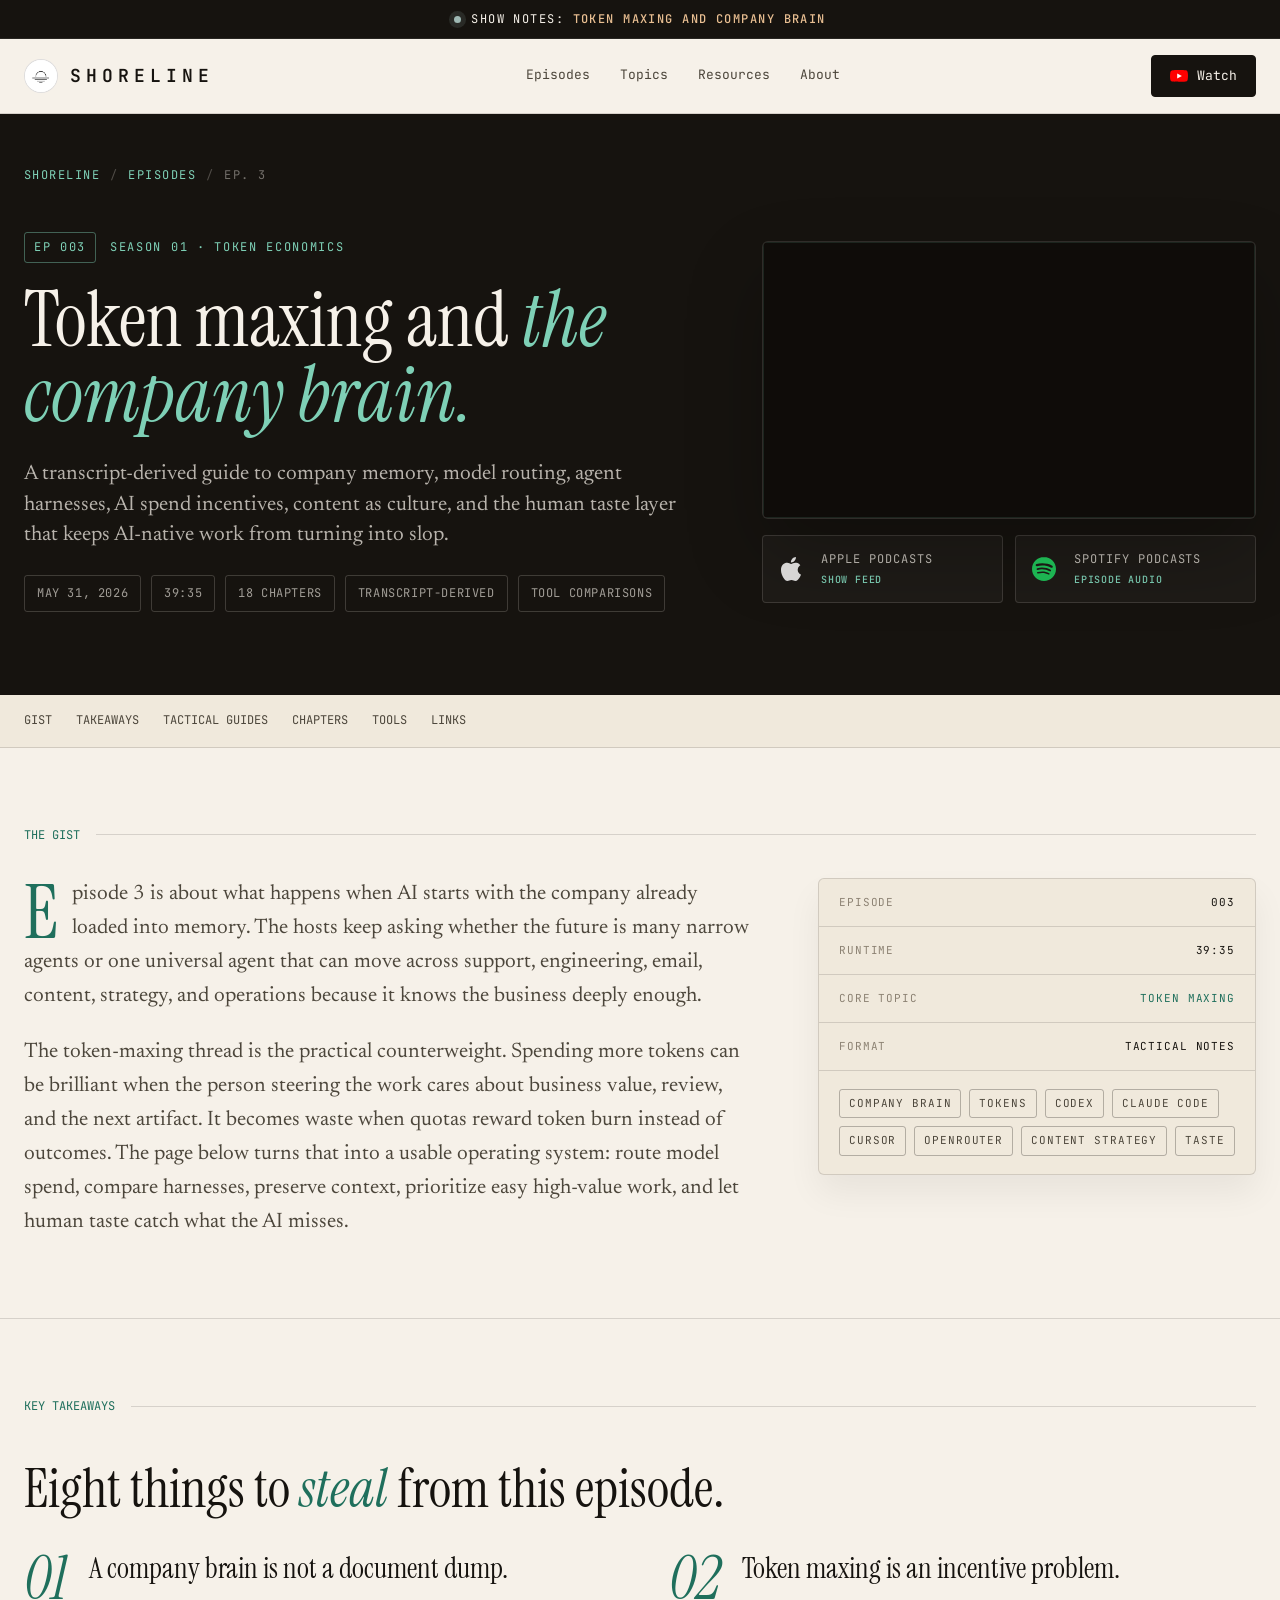
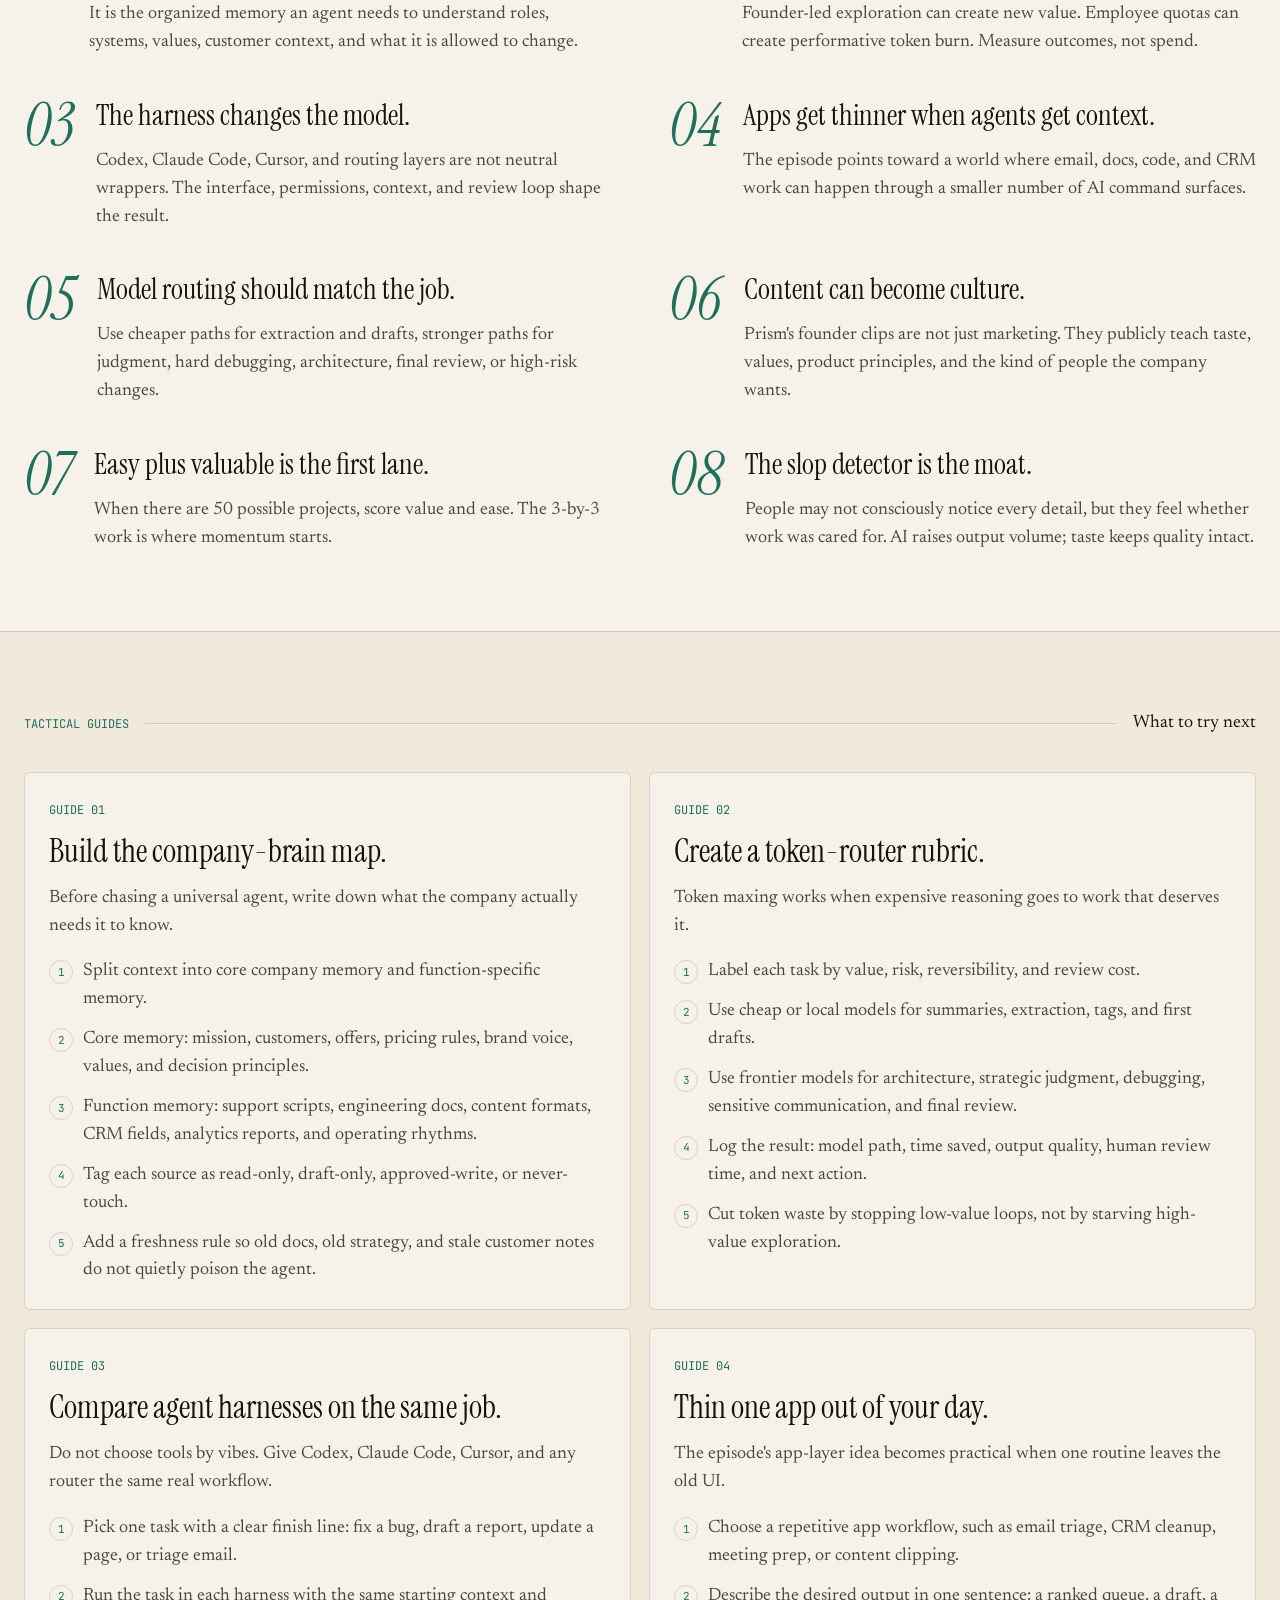
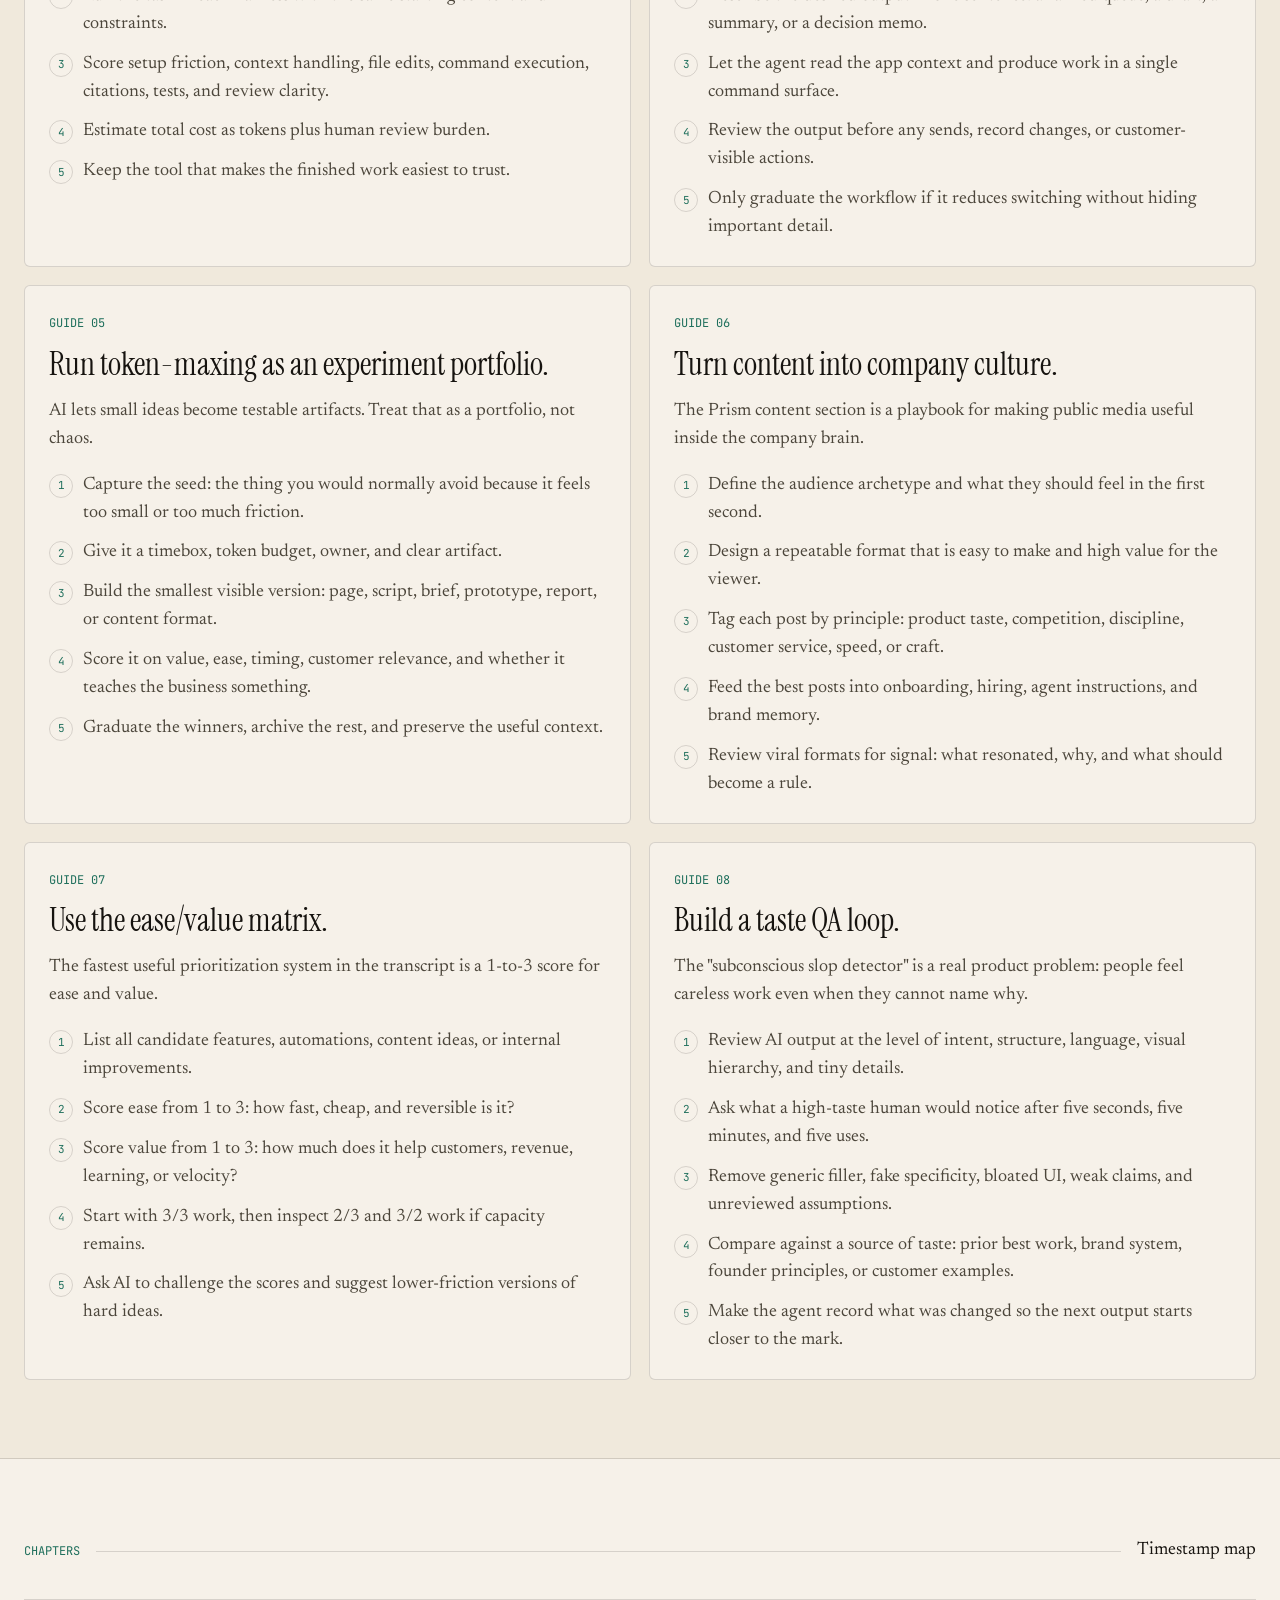
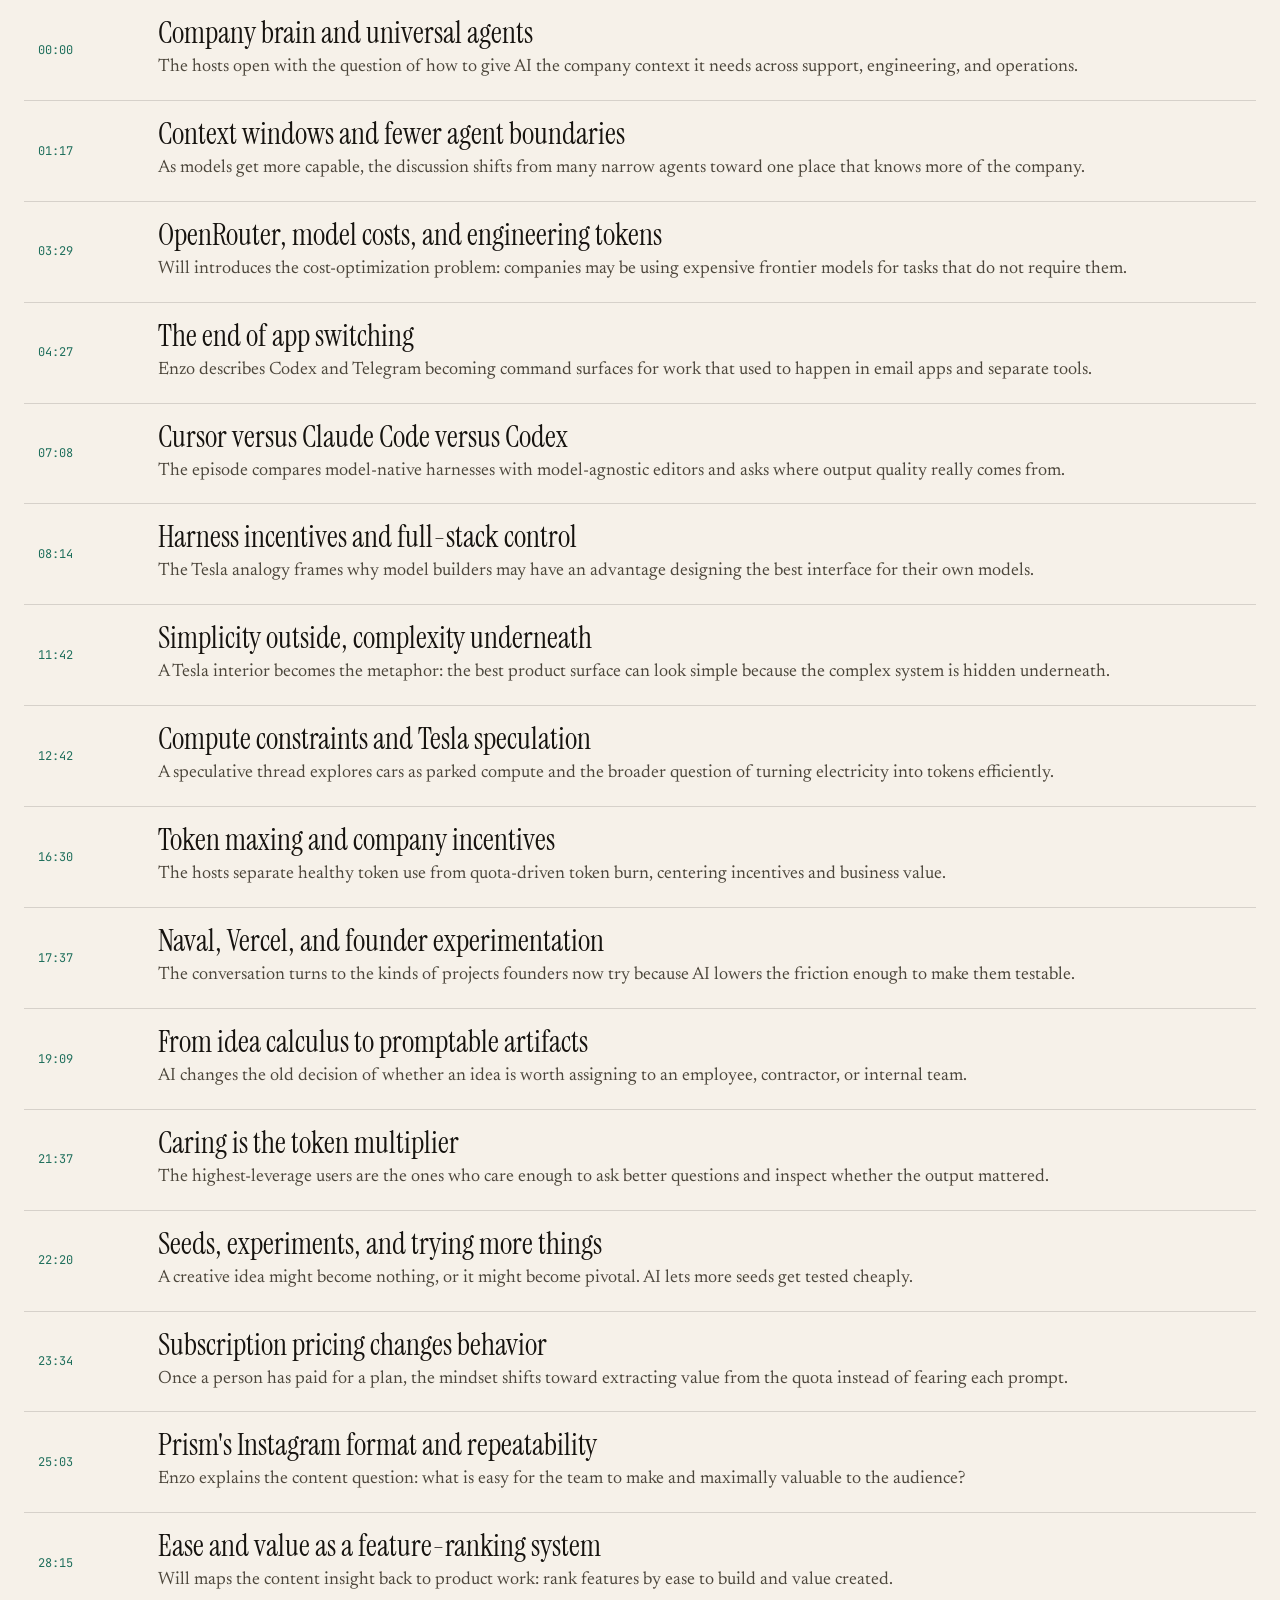
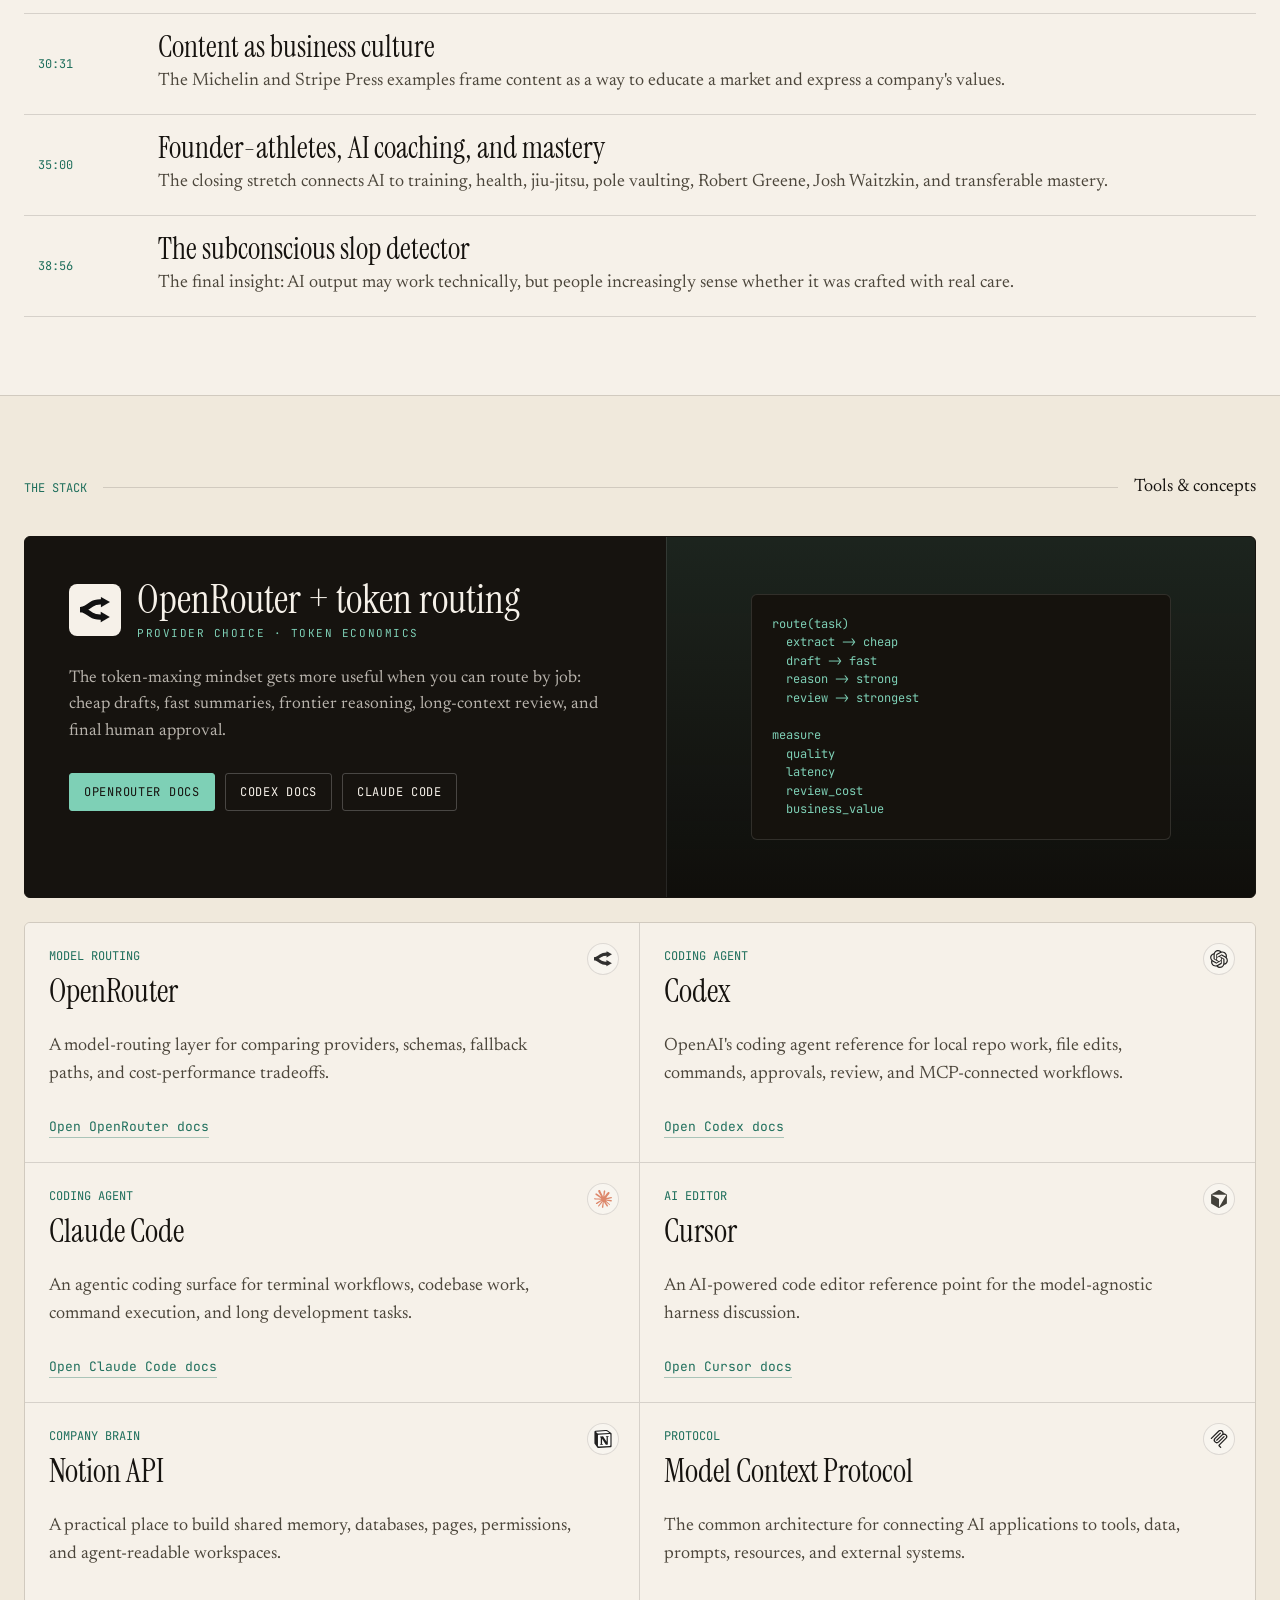
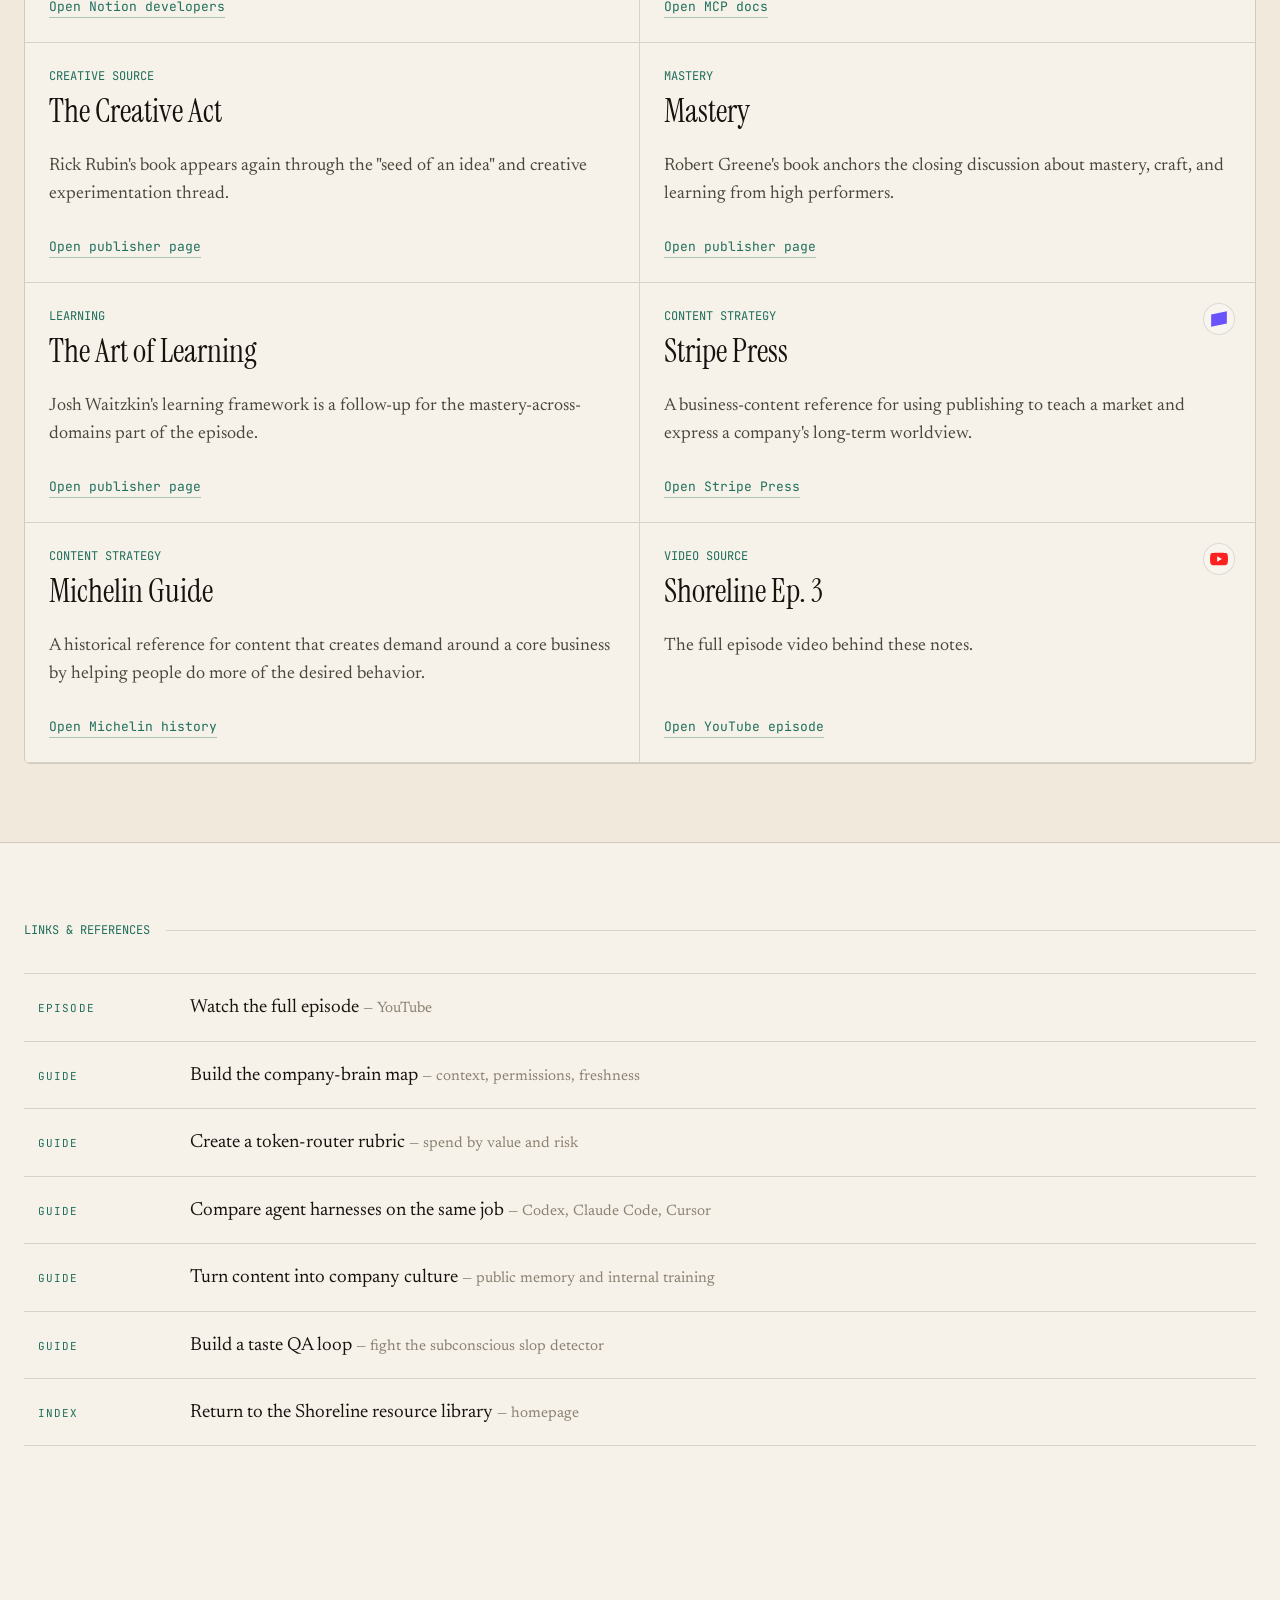
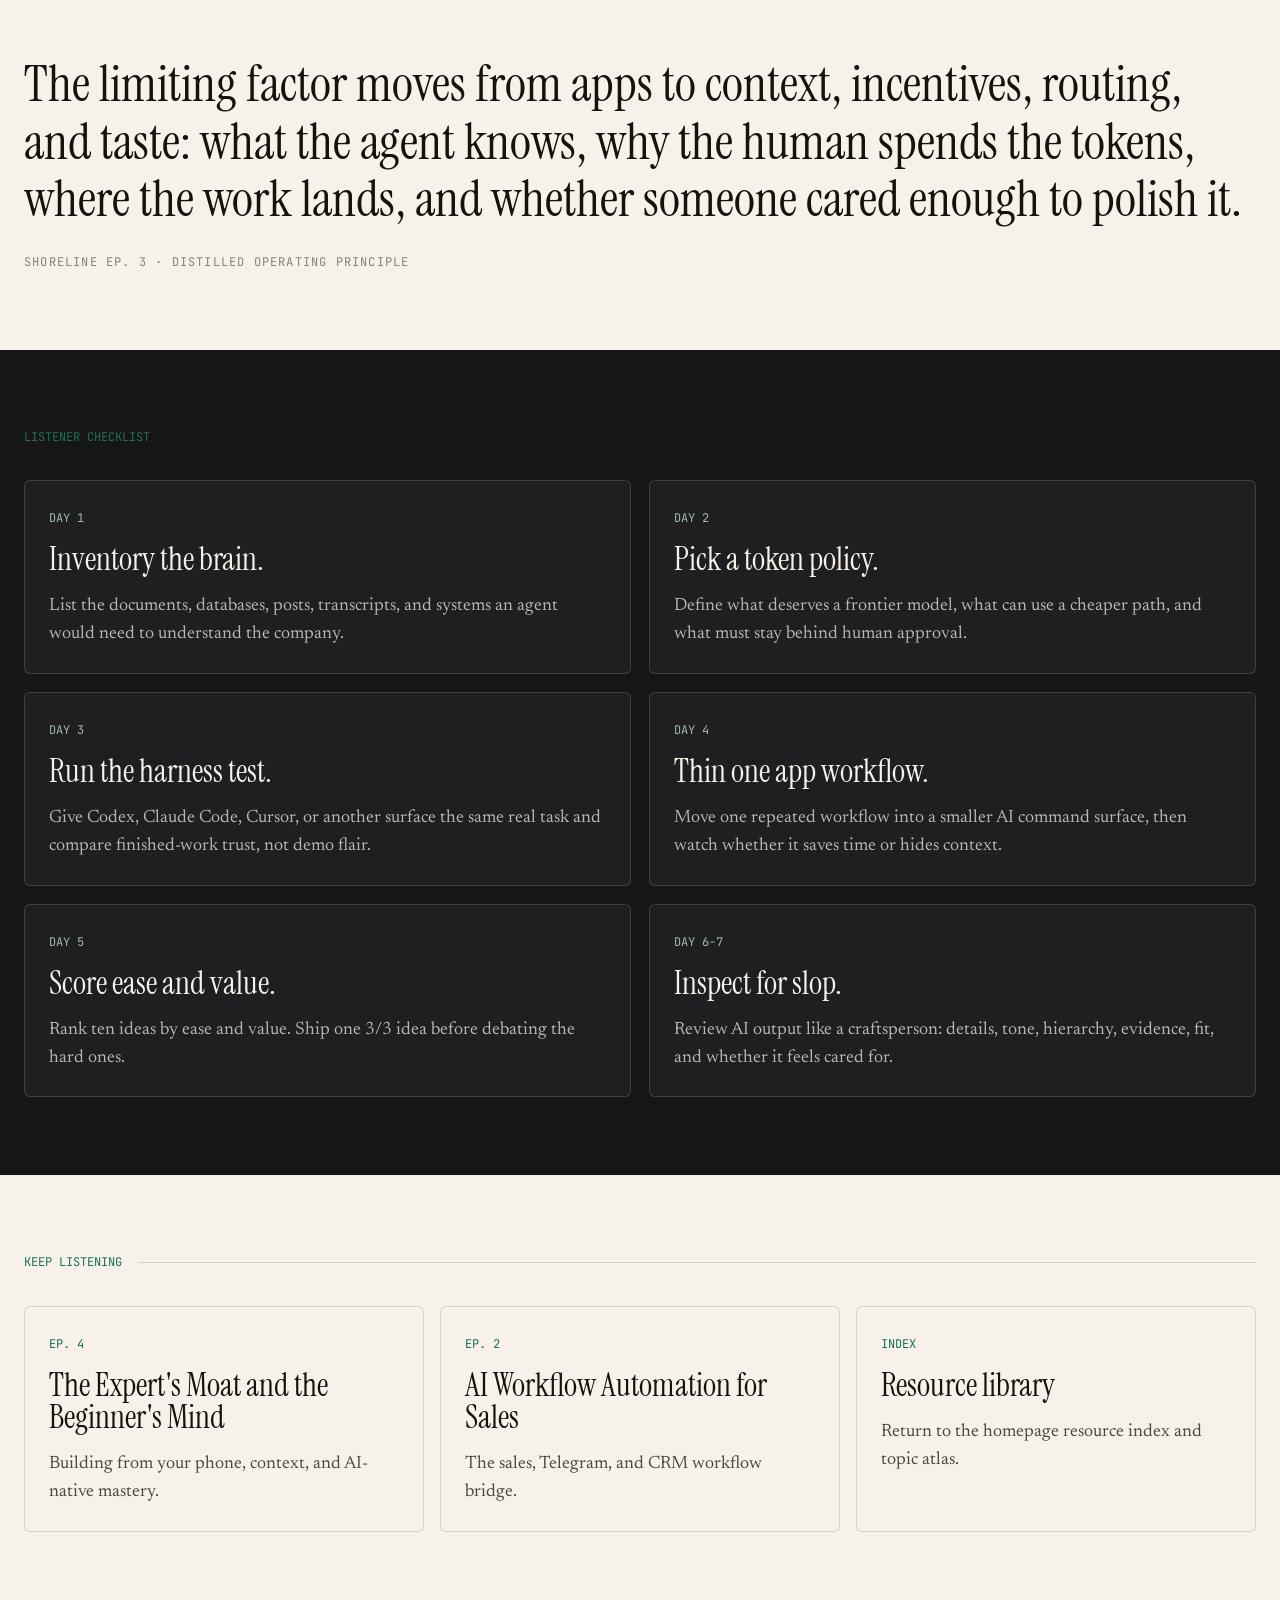
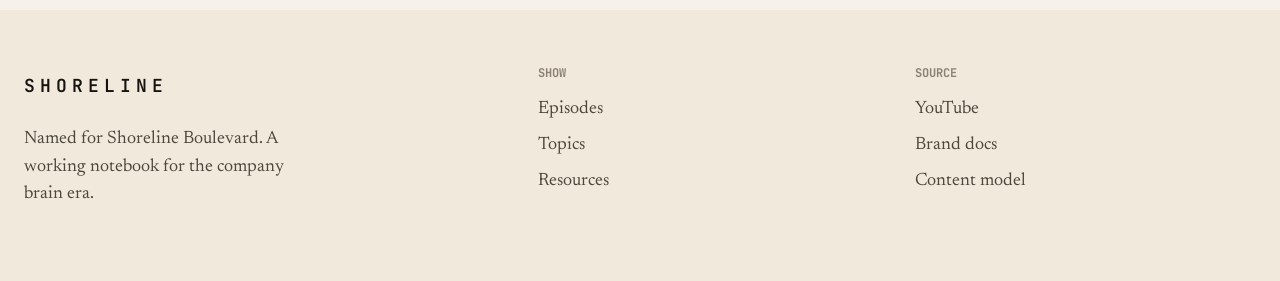
<file: episodes/episode-3.html>
<!DOCTYPE html>
<html lang="en">
<head>
  <meta charset="UTF-8">
  <meta name="viewport" content="width=device-width, initial-scale=1.0">
  <!-- Google tag (gtag.js) -->
  <script async src="https://www.googletagmanager.com/gtag/js?id=G-RDH9YJ7J4G"></script>
  <script>
    window.dataLayer = window.dataLayer || [];
    function gtag(){dataLayer.push(arguments);}
    gtag('js', new Date());

    gtag('config', 'G-RDH9YJ7J4G');
  </script>
  <title>Token Maxing and the Company Brain Era | Shoreline Ep. 3</title>
  <meta name="description" content="Shoreline Ep. 3 covers token maxing, model routing, and Codex vs Claude Code vs Cursor, with company-brain context, tools, and timestamped chapters.">
  <meta property="og:title" content="Token Maxing and the Company Brain Era | Shoreline Ep. 3">
  <meta property="og:description" content="Shoreline Ep. 3 covers token maxing, model routing, and Codex vs Claude Code vs Cursor, with company-brain context, tools, and timestamped chapters.">
  <meta property="og:url" content="https://shoreline-pod.com/episodes/episode-3">
  <meta property="og:image" content="https://shoreline-pod.com/assets/images/og-episode-3.jpg">
  <meta property="og:image:width" content="1200">
  <meta property="og:image:height" content="630">
  <meta property="og:image:alt" content="Token Maxing and the Company Brain Era | Shoreline Ep. 3">
  <meta property="og:type" content="article">
  <meta property="og:site_name" content="Shoreline">
  <meta name="theme-color" content="#f6f1e9">
  <meta name="twitter:card" content="summary_large_image">
  <meta name="twitter:title" content="Token Maxing and the Company Brain Era | Shoreline Ep. 3">
  <meta name="twitter:description" content="Shoreline Ep. 3 covers token maxing, model routing, and Codex vs Claude Code vs Cursor, with company-brain context, tools, and timestamped chapters.">
  <meta name="twitter:image" content="https://shoreline-pod.com/assets/images/og-episode-3.jpg">
  <link rel="canonical" href="https://shoreline-pod.com/episodes/episode-3">
  <link rel="preconnect" href="https://fonts.googleapis.com">
  <link rel="preconnect" href="https://fonts.gstatic.com" crossorigin>
  <link href="https://fonts.googleapis.com/css2?family=Instrument+Serif:ital@0;1&family=Newsreader:ital,opsz,wght@0,6..72,300..600;1,6..72,300..500&family=JetBrains+Mono:wght@400;500;600&display=swap" rel="stylesheet">
  <link rel="icon" href="/assets/images/favicon.ico" sizes="any">
  <link rel="icon" type="image/png" sizes="32x32" href="/assets/images/favicon-32.png">
  <link rel="icon" type="image/png" sizes="16x16" href="/assets/images/favicon-16.png">
  <link rel="apple-touch-icon" href="/assets/images/apple-touch-icon.png">
  <link rel="manifest" href="/site.webmanifest">
  <link rel="stylesheet" href="../assets/styles.css">
  <script src="../assets/script.js" defer></script>
  <script type="application/ld+json">
{
  "@context": "https://schema.org",
  "@graph": [
    {
      "@type": "PodcastEpisode",
      "@id": "https://shoreline-pod.com/episodes/episode-3#episode",
      "url": "https://shoreline-pod.com/episodes/episode-3",
      "name": "Token Maxing and the Company Brain Era | Shoreline Ep. 3",
      "episodeNumber": 3,
      "datePublished": "2026-05-31",
      "timeRequired": "PT39M35S",
      "description": "Shoreline Ep. 3 covers token maxing, model routing, and Codex vs Claude Code vs Cursor, with company-brain context, tools, and timestamped chapters.",
      "image": "https://shoreline-pod.com/assets/images/og-episode-3.jpg",
      "associatedMedia": {
        "@id": "https://shoreline-pod.com/episodes/episode-3#video"
      },
      "partOfSeason": {
        "@type": "PodcastSeason",
        "seasonNumber": 1
      },
      "partOfSeries": {
        "@type": "PodcastSeries",
        "@id": "https://shoreline-pod.com/#series",
        "name": "Shoreline",
        "url": "https://shoreline-pod.com/"
      }
    },
    {
      "@type": "VideoObject",
      "@id": "https://shoreline-pod.com/episodes/episode-3#video",
      "name": "Token Maxing and the Company Brain Era | Shoreline Ep. 3",
      "description": "Shoreline Ep. 3 covers token maxing, model routing, and Codex vs Claude Code vs Cursor, with company-brain context, tools, and timestamped chapters.",
      "thumbnailUrl": [
        "https://i.ytimg.com/vi/Fzl7IqTfpsE/maxresdefault.jpg"
      ],
      "uploadDate": "2026-05-31T20:10:16-07:00",
      "duration": "PT39M35S",
      "embedUrl": "https://www.youtube-nocookie.com/embed/Fzl7IqTfpsE",
      "contentUrl": "https://www.youtube.com/watch?v=Fzl7IqTfpsE"
    },
    {
      "@type": "BreadcrumbList",
      "itemListElement": [
        {
          "@type": "ListItem",
          "position": 1,
          "name": "Shoreline",
          "item": "https://shoreline-pod.com/"
        },
        {
          "@type": "ListItem",
          "position": 2,
          "name": "Episodes",
          "item": "https://shoreline-pod.com/#episodes"
        },
        {
          "@type": "ListItem",
          "position": 3,
          "name": "Ep. 3",
          "item": "https://shoreline-pod.com/episodes/episode-3"
        }
      ]
    }
  ]
}
  </script>
</head>
<body class="episode-notes">
  <div class="topbar">
    <div class="wrap topbar-inner">
      <span class="live-dot" aria-hidden="true"></span>
      <span>Show notes: <b>Token maxing and company brain</b></span>
    </div>
  </div>

  <nav class="site-nav" aria-label="Primary navigation">
    <div class="wrap nav-inner">
      <a class="brand" href="../index.html#top" aria-label="Shoreline home">
        <img src="../assets/images/shoreline-avatar.jpg" alt="" class="brand-mark">
        <span>Shoreline</span>
      </a>
      <div class="nav-links">
        <a href="../index.html#episodes">Episodes</a>
        <a href="../index.html#topics">Topics</a>
        <a href="../index.html#resources">Resources</a>
        <a href="../index.html#about">About</a>
      </div>
      <a class="button button-dark" href="https://www.youtube.com/watch?v=Fzl7IqTfpsE" target="_blank" rel="noreferrer">
        <img class="button-logo" src="../assets/logos/youtube.svg" alt="">
        <span>Watch</span>
      </a>
    </div>
  </nav>

  <div class="mobile-jump-nav" aria-label="Mobile episode navigation">
    <div class="wrap mobile-jump-inner">
      <a href="#top">Video</a>
      <a href="#gist">Gist</a>
      <a href="#guides">Guides</a>
      <a href="#chapters">Chapters</a>
      <a href="#references">Links</a>
    </div>
  </div>

  <main id="top">
    <header class="episode-hero">
      <div class="wrap">
        <div class="episode-crumb">
          <a href="../index.html#top">Shoreline</a>
          <span class="crumb-sep" aria-hidden="true">/</span>
          <a href="../index.html#episodes">Episodes</a>
          <span class="crumb-sep" aria-hidden="true">/</span>
          <span>Ep. 3</span>
        </div>
        <div class="episode-hero-grid">
          <div class="episode-head">
            <div class="episode-key">
              <span class="key-pill">EP 003</span>
              <span>Season 01 · Token economics</span>
            </div>
            <h1>Token maxing and <em>the company brain.</em></h1>
            <p class="episode-summary">A transcript-derived guide to company memory, model routing, agent harnesses, AI spend incentives, content as culture, and the human taste layer that keeps AI-native work from turning into slop.</p>
            <div class="episode-meta-line" aria-label="Episode metadata">
              <span class="meta-pill">May 31, 2026</span>
              <span class="meta-pill">39:35</span>
              <span class="meta-pill">18 chapters</span>
              <span class="meta-pill">Transcript-derived</span>
              <span class="meta-pill">Tool comparisons</span>
            </div>
          </div>

          <aside class="episode-media-panel" aria-label="Episode video and podcast links">
            <div class="episode-video-frame">
              <iframe
                src="https://www.youtube-nocookie.com/embed/Fzl7IqTfpsE"
                title="Shoreline Ep. 3 video"
                allow="accelerometer; autoplay; clipboard-write; encrypted-media; gyroscope; picture-in-picture; web-share"
                referrerpolicy="strict-origin-when-cross-origin"
                allowfullscreen></iframe>
            </div>
            <div class="episode-platforms" aria-label="Open Shoreline podcast feeds">
              <a class="episode-platform-link" href="https://podcasts.apple.com/us/podcast/shoreline/id1896869802" target="_blank" rel="noreferrer">
                <img class="platform-icon" src="../assets/logos/apple-dark.svg" alt="" loading="lazy">
                <span>Apple Podcasts</span>
                <strong>Show feed</strong>
              </a>
              <a class="episode-platform-link" href="https://open.spotify.com/episode/1ZPFTCt3T7Op8M2L70vkex" target="_blank" rel="noreferrer">
                <img class="platform-icon" src="../assets/logos/spotify.svg" alt="" loading="lazy">
                <span>Spotify Podcasts</span>
                <strong>Episode audio</strong>
              </a>
            </div>
          </aside>
        </div>
      </div>
    </header>

    <div class="notes-nav" aria-label="Show notes navigation">
      <div class="wrap notes-nav-inner">
        <a href="#gist">Gist</a>
        <a href="#takeaways">Takeaways</a>
        <a href="#guides">Tactical guides</a>
        <a href="#chapters">Chapters</a>
        <a href="#resources">Tools</a>
        <a href="#references">Links</a>
      </div>
    </div>

    <section class="notes-section episode-gist" id="gist">
      <div class="wrap">
        <div class="label-row"><span class="eyebrow">The gist</span><span class="rule"></span></div>
        <div class="gist-grid">
          <div class="gist-body">
            <p class="drop">Episode 3 is about what happens when AI starts with the company already loaded into memory. The hosts keep asking whether the future is many narrow agents or one universal agent that can move across support, engineering, email, content, strategy, and operations because it knows the business deeply enough.</p>
            <p>The token-maxing thread is the practical counterweight. Spending more tokens can be brilliant when the person steering the work cares about business value, review, and the next artifact. It becomes waste when quotas reward token burn instead of outcomes. The page below turns that into a usable operating system: route model spend, compare harnesses, preserve context, prioritize easy high-value work, and let human taste catch what the AI misses.</p>
          </div>
          <aside class="fact-panel" aria-label="Episode facts">
            <div class="fact-row"><span class="fact-key">Episode</span><span class="fact-value">003</span></div>
            <div class="fact-row"><span class="fact-key">Runtime</span><span class="fact-value">39:35</span></div>
            <div class="fact-row"><span class="fact-key">Core topic</span><span class="fact-value teal">Token maxing</span></div>
            <div class="fact-row"><span class="fact-key">Format</span><span class="fact-value">Tactical notes</span></div>
            <div class="chips">
              <span class="chip">Company brain</span>
              <span class="chip">Tokens</span>
              <span class="chip">Codex</span>
              <span class="chip">Claude Code</span>
              <span class="chip">Cursor</span>
              <span class="chip">OpenRouter</span>
              <span class="chip">Content strategy</span>
              <span class="chip">Taste</span>
            </div>
          </aside>
        </div>
      </div>
    </section>

    <section class="notes-section" id="takeaways">
      <div class="wrap">
        <div class="label-row"><span class="eyebrow">Key takeaways</span><span class="rule"></span></div>
        <div class="section-head">
          <div>
            <h2>Eight things to <em>steal</em> from this episode.</h2>
          </div>
        </div>
        <div class="takeaway-grid">
          <article class="takeaway-card">
            <span>01</span>
            <div>
              <h3>A company brain is not a document dump.</h3>
              <p>It is the organized memory an agent needs to understand roles, systems, values, customer context, and what it is allowed to change.</p>
            </div>
          </article>
          <article class="takeaway-card">
            <span>02</span>
            <div>
              <h3>Token maxing is an incentive problem.</h3>
              <p>Founder-led exploration can create new value. Employee quotas can create performative token burn. Measure outcomes, not spend.</p>
            </div>
          </article>
          <article class="takeaway-card">
            <span>03</span>
            <div>
              <h3>The harness changes the model.</h3>
              <p>Codex, Claude Code, Cursor, and routing layers are not neutral wrappers. The interface, permissions, context, and review loop shape the result.</p>
            </div>
          </article>
          <article class="takeaway-card">
            <span>04</span>
            <div>
              <h3>Apps get thinner when agents get context.</h3>
              <p>The episode points toward a world where email, docs, code, and CRM work can happen through a smaller number of AI command surfaces.</p>
            </div>
          </article>
          <article class="takeaway-card">
            <span>05</span>
            <div>
              <h3>Model routing should match the job.</h3>
              <p>Use cheaper paths for extraction and drafts, stronger paths for judgment, hard debugging, architecture, final review, or high-risk changes.</p>
            </div>
          </article>
          <article class="takeaway-card">
            <span>06</span>
            <div>
              <h3>Content can become culture.</h3>
              <p>Prism's founder clips are not just marketing. They publicly teach taste, values, product principles, and the kind of people the company wants.</p>
            </div>
          </article>
          <article class="takeaway-card">
            <span>07</span>
            <div>
              <h3>Easy plus valuable is the first lane.</h3>
              <p>When there are 50 possible projects, score value and ease. The 3-by-3 work is where momentum starts.</p>
            </div>
          </article>
          <article class="takeaway-card">
            <span>08</span>
            <div>
              <h3>The slop detector is the moat.</h3>
              <p>People may not consciously notice every detail, but they feel whether work was cared for. AI raises output volume; taste keeps quality intact.</p>
            </div>
          </article>
        </div>
      </div>
    </section>

    <section class="notes-section alt" id="guides">
      <div class="wrap">
        <div class="label-row"><span class="eyebrow">Tactical guides</span><span class="rule"></span><span class="mono ink-faint">What to try next</span></div>
        <div class="guide-grid">
          <article class="guide-card" id="company-brain-map">
            <span>Guide 01</span>
            <h3>Build the company-brain map.</h3>
            <p>Before chasing a universal agent, write down what the company actually needs it to know.</p>
            <ol class="steps-list">
              <li>Split context into core company memory and function-specific memory.</li>
              <li>Core memory: mission, customers, offers, pricing rules, brand voice, values, and decision principles.</li>
              <li>Function memory: support scripts, engineering docs, content formats, CRM fields, analytics reports, and operating rhythms.</li>
              <li>Tag each source as read-only, draft-only, approved-write, or never-touch.</li>
              <li>Add a freshness rule so old docs, old strategy, and stale customer notes do not quietly poison the agent.</li>
            </ol>
          </article>

          <article class="guide-card" id="token-router">
            <span>Guide 02</span>
            <h3>Create a token-router rubric.</h3>
            <p>Token maxing works when expensive reasoning goes to work that deserves it.</p>
            <ol class="steps-list">
              <li>Label each task by value, risk, reversibility, and review cost.</li>
              <li>Use cheap or local models for summaries, extraction, tags, and first drafts.</li>
              <li>Use frontier models for architecture, strategic judgment, debugging, sensitive communication, and final review.</li>
              <li>Log the result: model path, time saved, output quality, human review time, and next action.</li>
              <li>Cut token waste by stopping low-value loops, not by starving high-value exploration.</li>
            </ol>
          </article>

          <article class="guide-card" id="harness-scorecard">
            <span>Guide 03</span>
            <h3>Compare agent harnesses on the same job.</h3>
            <p>Do not choose tools by vibes. Give Codex, Claude Code, Cursor, and any router the same real workflow.</p>
            <ol class="steps-list">
              <li>Pick one task with a clear finish line: fix a bug, draft a report, update a page, or triage email.</li>
              <li>Run the task in each harness with the same starting context and constraints.</li>
              <li>Score setup friction, context handling, file edits, command execution, citations, tests, and review clarity.</li>
              <li>Estimate total cost as tokens plus human review burden.</li>
              <li>Keep the tool that makes the finished work easiest to trust.</li>
            </ol>
          </article>

          <article class="guide-card" id="thin-apps">
            <span>Guide 04</span>
            <h3>Thin one app out of your day.</h3>
            <p>The episode's app-layer idea becomes practical when one routine leaves the old UI.</p>
            <ol class="steps-list">
              <li>Choose a repetitive app workflow, such as email triage, CRM cleanup, meeting prep, or content clipping.</li>
              <li>Describe the desired output in one sentence: a ranked queue, a draft, a summary, or a decision memo.</li>
              <li>Let the agent read the app context and produce work in a single command surface.</li>
              <li>Review the output before any sends, record changes, or customer-visible actions.</li>
              <li>Only graduate the workflow if it reduces switching without hiding important detail.</li>
            </ol>
          </article>

          <article class="guide-card" id="experiment-portfolio">
            <span>Guide 05</span>
            <h3>Run token-maxing as an experiment portfolio.</h3>
            <p>AI lets small ideas become testable artifacts. Treat that as a portfolio, not chaos.</p>
            <ol class="steps-list">
              <li>Capture the seed: the thing you would normally avoid because it feels too small or too much friction.</li>
              <li>Give it a timebox, token budget, owner, and clear artifact.</li>
              <li>Build the smallest visible version: page, script, brief, prototype, report, or content format.</li>
              <li>Score it on value, ease, timing, customer relevance, and whether it teaches the business something.</li>
              <li>Graduate the winners, archive the rest, and preserve the useful context.</li>
            </ol>
          </article>

          <article class="guide-card" id="content-culture">
            <span>Guide 06</span>
            <h3>Turn content into company culture.</h3>
            <p>The Prism content section is a playbook for making public media useful inside the company brain.</p>
            <ol class="steps-list">
              <li>Define the audience archetype and what they should feel in the first second.</li>
              <li>Design a repeatable format that is easy to make and high value for the viewer.</li>
              <li>Tag each post by principle: product taste, competition, discipline, customer service, speed, or craft.</li>
              <li>Feed the best posts into onboarding, hiring, agent instructions, and brand memory.</li>
              <li>Review viral formats for signal: what resonated, why, and what should become a rule.</li>
            </ol>
          </article>

          <article class="guide-card" id="ease-value">
            <span>Guide 07</span>
            <h3>Use the ease/value matrix.</h3>
            <p>The fastest useful prioritization system in the transcript is a 1-to-3 score for ease and value.</p>
            <ol class="steps-list">
              <li>List all candidate features, automations, content ideas, or internal improvements.</li>
              <li>Score ease from 1 to 3: how fast, cheap, and reversible is it?</li>
              <li>Score value from 1 to 3: how much does it help customers, revenue, learning, or velocity?</li>
              <li>Start with 3/3 work, then inspect 2/3 and 3/2 work if capacity remains.</li>
              <li>Ask AI to challenge the scores and suggest lower-friction versions of hard ideas.</li>
            </ol>
          </article>

          <article class="guide-card" id="taste-qa">
            <span>Guide 08</span>
            <h3>Build a taste QA loop.</h3>
            <p>The "subconscious slop detector" is a real product problem: people feel careless work even when they cannot name why.</p>
            <ol class="steps-list">
              <li>Review AI output at the level of intent, structure, language, visual hierarchy, and tiny details.</li>
              <li>Ask what a high-taste human would notice after five seconds, five minutes, and five uses.</li>
              <li>Remove generic filler, fake specificity, bloated UI, weak claims, and unreviewed assumptions.</li>
              <li>Compare against a source of taste: prior best work, brand system, founder principles, or customer examples.</li>
              <li>Make the agent record what was changed so the next output starts closer to the mark.</li>
            </ol>
          </article>
        </div>
      </div>
    </section>

    <section class="notes-section" id="chapters">
      <div class="wrap">
        <div class="label-row"><span class="eyebrow">Chapters</span><span class="rule"></span><span class="mono ink-faint">Timestamp map</span></div>
        <div class="chapter-list">
          <a class="chapter-row" href="https://www.youtube.com/watch?v=Fzl7IqTfpsE&amp;t=0s" target="_blank" rel="noreferrer"><span class="chapter-time">00:00</span><div><h3>Company brain and universal agents</h3><p>The hosts open with the question of how to give AI the company context it needs across support, engineering, and operations.</p></div><span class="chapter-arrow">↗</span></a>
          <a class="chapter-row" href="https://www.youtube.com/watch?v=Fzl7IqTfpsE&amp;t=77s" target="_blank" rel="noreferrer"><span class="chapter-time">01:17</span><div><h3>Context windows and fewer agent boundaries</h3><p>As models get more capable, the discussion shifts from many narrow agents toward one place that knows more of the company.</p></div><span class="chapter-arrow">↗</span></a>
          <a class="chapter-row" href="https://www.youtube.com/watch?v=Fzl7IqTfpsE&amp;t=209s" target="_blank" rel="noreferrer"><span class="chapter-time">03:29</span><div><h3>OpenRouter, model costs, and engineering tokens</h3><p>Will introduces the cost-optimization problem: companies may be using expensive frontier models for tasks that do not require them.</p></div><span class="chapter-arrow">↗</span></a>
          <a class="chapter-row" href="https://www.youtube.com/watch?v=Fzl7IqTfpsE&amp;t=267s" target="_blank" rel="noreferrer"><span class="chapter-time">04:27</span><div><h3>The end of app switching</h3><p>Enzo describes Codex and Telegram becoming command surfaces for work that used to happen in email apps and separate tools.</p></div><span class="chapter-arrow">↗</span></a>
          <a class="chapter-row" href="https://www.youtube.com/watch?v=Fzl7IqTfpsE&amp;t=428s" target="_blank" rel="noreferrer"><span class="chapter-time">07:08</span><div><h3>Cursor versus Claude Code versus Codex</h3><p>The episode compares model-native harnesses with model-agnostic editors and asks where output quality really comes from.</p></div><span class="chapter-arrow">↗</span></a>
          <a class="chapter-row" href="https://www.youtube.com/watch?v=Fzl7IqTfpsE&amp;t=494s" target="_blank" rel="noreferrer"><span class="chapter-time">08:14</span><div><h3>Harness incentives and full-stack control</h3><p>The Tesla analogy frames why model builders may have an advantage designing the best interface for their own models.</p></div><span class="chapter-arrow">↗</span></a>
          <a class="chapter-row" href="https://www.youtube.com/watch?v=Fzl7IqTfpsE&amp;t=702s" target="_blank" rel="noreferrer"><span class="chapter-time">11:42</span><div><h3>Simplicity outside, complexity underneath</h3><p>A Tesla interior becomes the metaphor: the best product surface can look simple because the complex system is hidden underneath.</p></div><span class="chapter-arrow">↗</span></a>
          <a class="chapter-row" href="https://www.youtube.com/watch?v=Fzl7IqTfpsE&amp;t=762s" target="_blank" rel="noreferrer"><span class="chapter-time">12:42</span><div><h3>Compute constraints and Tesla speculation</h3><p>A speculative thread explores cars as parked compute and the broader question of turning electricity into tokens efficiently.</p></div><span class="chapter-arrow">↗</span></a>
          <a class="chapter-row" href="https://www.youtube.com/watch?v=Fzl7IqTfpsE&amp;t=990s" target="_blank" rel="noreferrer"><span class="chapter-time">16:30</span><div><h3>Token maxing and company incentives</h3><p>The hosts separate healthy token use from quota-driven token burn, centering incentives and business value.</p></div><span class="chapter-arrow">↗</span></a>
          <a class="chapter-row" href="https://www.youtube.com/watch?v=Fzl7IqTfpsE&amp;t=1057s" target="_blank" rel="noreferrer"><span class="chapter-time">17:37</span><div><h3>Naval, Vercel, and founder experimentation</h3><p>The conversation turns to the kinds of projects founders now try because AI lowers the friction enough to make them testable.</p></div><span class="chapter-arrow">↗</span></a>
          <a class="chapter-row" href="https://www.youtube.com/watch?v=Fzl7IqTfpsE&amp;t=1149s" target="_blank" rel="noreferrer"><span class="chapter-time">19:09</span><div><h3>From idea calculus to promptable artifacts</h3><p>AI changes the old decision of whether an idea is worth assigning to an employee, contractor, or internal team.</p></div><span class="chapter-arrow">↗</span></a>
          <a class="chapter-row" href="https://www.youtube.com/watch?v=Fzl7IqTfpsE&amp;t=1297s" target="_blank" rel="noreferrer"><span class="chapter-time">21:37</span><div><h3>Caring is the token multiplier</h3><p>The highest-leverage users are the ones who care enough to ask better questions and inspect whether the output mattered.</p></div><span class="chapter-arrow">↗</span></a>
          <a class="chapter-row" href="https://www.youtube.com/watch?v=Fzl7IqTfpsE&amp;t=1340s" target="_blank" rel="noreferrer"><span class="chapter-time">22:20</span><div><h3>Seeds, experiments, and trying more things</h3><p>A creative idea might become nothing, or it might become pivotal. AI lets more seeds get tested cheaply.</p></div><span class="chapter-arrow">↗</span></a>
          <a class="chapter-row" href="https://www.youtube.com/watch?v=Fzl7IqTfpsE&amp;t=1414s" target="_blank" rel="noreferrer"><span class="chapter-time">23:34</span><div><h3>Subscription pricing changes behavior</h3><p>Once a person has paid for a plan, the mindset shifts toward extracting value from the quota instead of fearing each prompt.</p></div><span class="chapter-arrow">↗</span></a>
          <a class="chapter-row" href="https://www.youtube.com/watch?v=Fzl7IqTfpsE&amp;t=1503s" target="_blank" rel="noreferrer"><span class="chapter-time">25:03</span><div><h3>Prism's Instagram format and repeatability</h3><p>Enzo explains the content question: what is easy for the team to make and maximally valuable to the audience?</p></div><span class="chapter-arrow">↗</span></a>
          <a class="chapter-row" href="https://www.youtube.com/watch?v=Fzl7IqTfpsE&amp;t=1695s" target="_blank" rel="noreferrer"><span class="chapter-time">28:15</span><div><h3>Ease and value as a feature-ranking system</h3><p>Will maps the content insight back to product work: rank features by ease to build and value created.</p></div><span class="chapter-arrow">↗</span></a>
          <a class="chapter-row" href="https://www.youtube.com/watch?v=Fzl7IqTfpsE&amp;t=1831s" target="_blank" rel="noreferrer"><span class="chapter-time">30:31</span><div><h3>Content as business culture</h3><p>The Michelin and Stripe Press examples frame content as a way to educate a market and express a company's values.</p></div><span class="chapter-arrow">↗</span></a>
          <a class="chapter-row" href="https://www.youtube.com/watch?v=Fzl7IqTfpsE&amp;t=2100s" target="_blank" rel="noreferrer"><span class="chapter-time">35:00</span><div><h3>Founder-athletes, AI coaching, and mastery</h3><p>The closing stretch connects AI to training, health, jiu-jitsu, pole vaulting, Robert Greene, Josh Waitzkin, and transferable mastery.</p></div><span class="chapter-arrow">↗</span></a>
          <a class="chapter-row" href="https://www.youtube.com/watch?v=Fzl7IqTfpsE&amp;t=2336s" target="_blank" rel="noreferrer"><span class="chapter-time">38:56</span><div><h3>The subconscious slop detector</h3><p>The final insight: AI output may work technically, but people increasingly sense whether it was crafted with real care.</p></div><span class="chapter-arrow">↗</span></a>
        </div>
      </div>
    </section>

    <section class="notes-section alt" id="resources">
      <div class="wrap">
        <div class="label-row"><span class="eyebrow">The stack</span><span class="rule"></span><span class="mono ink-faint">Tools & concepts</span></div>
        <div class="resource-feature">
          <div class="resource-feature-body">
            <div class="resource-head">
              <div class="resource-icon logo-icon"><img src="../assets/logos/openrouter-light.svg" alt="" loading="lazy"></div>
              <div>
                <h3>OpenRouter + token routing</h3>
                <div class="resource-cat">Provider choice · token economics</div>
              </div>
            </div>
            <p>The token-maxing mindset gets more useful when you can route by job: cheap drafts, fast summaries, frontier reasoning, long-context review, and final human approval.</p>
            <div class="resource-links">
              <a class="resource-link solid" href="https://openrouter.ai/docs/api/reference/overview" target="_blank" rel="noreferrer">OpenRouter docs</a>
              <a class="resource-link" href="https://developers.openai.com/codex/cli" target="_blank" rel="noreferrer">Codex docs</a>
              <a class="resource-link" href="https://code.claude.com/docs/en/overview" target="_blank" rel="noreferrer">Claude Code</a>
            </div>
          </div>
          <div class="resource-visual" aria-hidden="true">
            <div class="resource-terminal">
              <pre>route(task)
  extract -> cheap
  draft -> fast
  reason -> strong
  review -> strongest

measure
  quality
  latency
  review_cost
  business_value</pre>
            </div>
          </div>
        </div>

        <div class="resource-list">
          <article class="resource-note" data-logo="openrouter">
            <span>Model routing</span>
            <h3>OpenRouter</h3>
            <p>A model-routing layer for comparing providers, schemas, fallback paths, and cost-performance tradeoffs.</p>
            <a class="text-link" href="https://openrouter.ai/docs/api/reference/overview" target="_blank" rel="noreferrer">Open OpenRouter docs</a>
          </article>
          <article class="resource-note" data-logo="openai">
            <span>Coding agent</span>
            <h3>Codex</h3>
            <p>OpenAI's coding agent reference for local repo work, file edits, commands, approvals, review, and MCP-connected workflows.</p>
            <a class="text-link" href="https://developers.openai.com/codex/cli" target="_blank" rel="noreferrer">Open Codex docs</a>
          </article>
          <article class="resource-note" data-logo="claude">
            <span>Coding agent</span>
            <h3>Claude Code</h3>
            <p>An agentic coding surface for terminal workflows, codebase work, command execution, and long development tasks.</p>
            <a class="text-link" href="https://code.claude.com/docs/en/overview" target="_blank" rel="noreferrer">Open Claude Code docs</a>
          </article>
          <article class="resource-note" data-logo="cursor">
            <span>AI editor</span>
            <h3>Cursor</h3>
            <p>An AI-powered code editor reference point for the model-agnostic harness discussion.</p>
            <a class="text-link" href="https://docs.cursor.com/" target="_blank" rel="noreferrer">Open Cursor docs</a>
          </article>
          <article class="resource-note" data-logo="notion">
            <span>Company brain</span>
            <h3>Notion API</h3>
            <p>A practical place to build shared memory, databases, pages, permissions, and agent-readable workspaces.</p>
            <a class="text-link" href="https://developers.notion.com/" target="_blank" rel="noreferrer">Open Notion developers</a>
          </article>
          <article class="resource-note" data-logo="mcp">
            <span>Protocol</span>
            <h3>Model Context Protocol</h3>
            <p>The common architecture for connecting AI applications to tools, data, prompts, resources, and external systems.</p>
            <a class="text-link" href="https://modelcontextprotocol.io/docs/learn/architecture" target="_blank" rel="noreferrer">Open MCP docs</a>
          </article>
          <article class="resource-note">
            <span>Creative source</span>
            <h3>The Creative Act</h3>
            <p>Rick Rubin's book appears again through the "seed of an idea" and creative experimentation thread.</p>
            <a class="text-link" href="https://www.penguinrandomhouse.com/books/717356/the-creative-act-by-rick-rubin/" target="_blank" rel="noreferrer">Open publisher page</a>
          </article>
          <article class="resource-note">
            <span>Mastery</span>
            <h3>Mastery</h3>
            <p>Robert Greene's book anchors the closing discussion about mastery, craft, and learning from high performers.</p>
            <a class="text-link" href="https://www.penguinrandomhouse.com/books/302099/mastery-by-robert-greene/" target="_blank" rel="noreferrer">Open publisher page</a>
          </article>
          <article class="resource-note">
            <span>Learning</span>
            <h3>The Art of Learning</h3>
            <p>Josh Waitzkin's learning framework is a follow-up for the mastery-across-domains part of the episode.</p>
            <a class="text-link" href="https://www.simonandschuster.com/books/The-Art-of-Learning/Josh-Waitzkin/9780743277464" target="_blank" rel="noreferrer">Open publisher page</a>
          </article>
          <article class="resource-note" data-logo="stripe">
            <span>Content strategy</span>
            <h3>Stripe Press</h3>
            <p>A business-content reference for using publishing to teach a market and express a company's long-term worldview.</p>
            <a class="text-link" href="https://press.stripe.com/" target="_blank" rel="noreferrer">Open Stripe Press</a>
          </article>
          <article class="resource-note">
            <span>Content strategy</span>
            <h3>Michelin Guide</h3>
            <p>A historical reference for content that creates demand around a core business by helping people do more of the desired behavior.</p>
            <a class="text-link" href="https://www.michelin.com/en/media/magazine/explore-guide-michelin" target="_blank" rel="noreferrer">Open Michelin history</a>
          </article>
          <article class="resource-note" data-logo="youtube">
            <span>Video source</span>
            <h3>Shoreline Ep. 3</h3>
            <p>The full episode video behind these notes.</p>
            <a class="text-link" href="https://www.youtube.com/watch?v=Fzl7IqTfpsE" target="_blank" rel="noreferrer">Open YouTube episode</a>
          </article>
        </div>
      </div>
    </section>

    <section class="notes-section" id="references">
      <div class="wrap">
        <div class="label-row"><span class="eyebrow">Links & references</span><span class="rule"></span></div>
        <div class="reference-list">
          <a class="reference-row" href="https://www.youtube.com/watch?v=Fzl7IqTfpsE" target="_blank" rel="noreferrer"><span class="reference-type">Episode</span><span class="reference-title">Watch the full episode <span>— YouTube</span></span><span class="chapter-arrow">↗</span></a>
          <a class="reference-row" href="#company-brain-map"><span class="reference-type">Guide</span><span class="reference-title">Build the company-brain map <span>— context, permissions, freshness</span></span><span class="chapter-arrow">↗</span></a>
          <a class="reference-row" href="#token-router"><span class="reference-type">Guide</span><span class="reference-title">Create a token-router rubric <span>— spend by value and risk</span></span><span class="chapter-arrow">↗</span></a>
          <a class="reference-row" href="#harness-scorecard"><span class="reference-type">Guide</span><span class="reference-title">Compare agent harnesses on the same job <span>— Codex, Claude Code, Cursor</span></span><span class="chapter-arrow">↗</span></a>
          <a class="reference-row" href="#content-culture"><span class="reference-type">Guide</span><span class="reference-title">Turn content into company culture <span>— public memory and internal training</span></span><span class="chapter-arrow">↗</span></a>
          <a class="reference-row" href="#taste-qa"><span class="reference-type">Guide</span><span class="reference-title">Build a taste QA loop <span>— fight the subconscious slop detector</span></span><span class="chapter-arrow">↗</span></a>
          <a class="reference-row" href="../index.html#resources"><span class="reference-type">Index</span><span class="reference-title">Return to the Shoreline resource library <span>— homepage</span></span><span class="chapter-arrow">↗</span></a>
        </div>
      </div>
    </section>

    <section class="notes-section">
      <div class="wrap">
        <div class="quote-panel">
          <span class="qmark">“</span>
          <p>The limiting factor moves from apps to context, incentives, routing, and taste: what the agent knows, why the human spends the tokens, where the work lands, and whether someone cared enough to polish it.</p>
          <cite>Shoreline Ep. 3 · distilled operating principle</cite>
        </div>
      </div>
    </section>

    <section class="notes-section dark">
      <div class="wrap">
        <div class="label-row"><span class="eyebrow">Listener checklist</span><span class="rule"></span></div>
        <div class="guide-grid">
          <article class="guide-card"><span>Day 1</span><h3>Inventory the brain.</h3><p>List the documents, databases, posts, transcripts, and systems an agent would need to understand the company.</p></article>
          <article class="guide-card"><span>Day 2</span><h3>Pick a token policy.</h3><p>Define what deserves a frontier model, what can use a cheaper path, and what must stay behind human approval.</p></article>
          <article class="guide-card"><span>Day 3</span><h3>Run the harness test.</h3><p>Give Codex, Claude Code, Cursor, or another surface the same real task and compare finished-work trust, not demo flair.</p></article>
          <article class="guide-card"><span>Day 4</span><h3>Thin one app workflow.</h3><p>Move one repeated workflow into a smaller AI command surface, then watch whether it saves time or hides context.</p></article>
          <article class="guide-card"><span>Day 5</span><h3>Score ease and value.</h3><p>Rank ten ideas by ease and value. Ship one 3/3 idea before debating the hard ones.</p></article>
          <article class="guide-card"><span>Day 6-7</span><h3>Inspect for slop.</h3><p>Review AI output like a craftsperson: details, tone, hierarchy, evidence, fit, and whether it feels cared for.</p></article>
        </div>
      </div>
    </section>

    <section class="notes-section" id="related">
      <div class="wrap">
        <div class="label-row"><span class="eyebrow">Keep listening</span><span class="rule"></span></div>
        <div class="related-grid">
          <a class="related-card" href="episode-4.html">
            <span>Ep. 4</span>
            <h3>The Expert's Moat and the Beginner's Mind</h3>
            <p>Building from your phone, context, and AI-native mastery.</p>
          </a>
          <a class="related-card" href="episode-2.html">
            <span>Ep. 2</span>
            <h3>AI Workflow Automation for Sales</h3>
            <p>The sales, Telegram, and CRM workflow bridge.</p>
          </a>
          <a class="related-card" href="../index.html#resources">
            <span>Index</span>
            <h3>Resource library</h3>
            <p>Return to the homepage resource index and topic atlas.</p>
          </a>
        </div>
      </div>
    </section>
  </main>

  <footer class="site-footer">
    <div class="wrap footer-grid">
      <div>
        <a class="footer-brand" href="../index.html#top">Shoreline</a>
        <p>Named for Shoreline Boulevard. A working notebook for the company brain era.</p>
      </div>
      <div>
        <h2>Show</h2>
        <a href="../index.html#episodes">Episodes</a>
        <a href="../index.html#topics">Topics</a>
        <a href="../index.html#resources">Resources</a>
      </div>
      <div>
        <h2>Source</h2>
        <a href="https://www.youtube.com/@ShorelinePod" target="_blank" rel="noreferrer">YouTube</a>
        <a href="../BRAND.md">Brand docs</a>
        <a href="../docs/website-content-model.md">Content model</a>
      </div>
    </div>
  </footer>
</body>
</html>
</file>
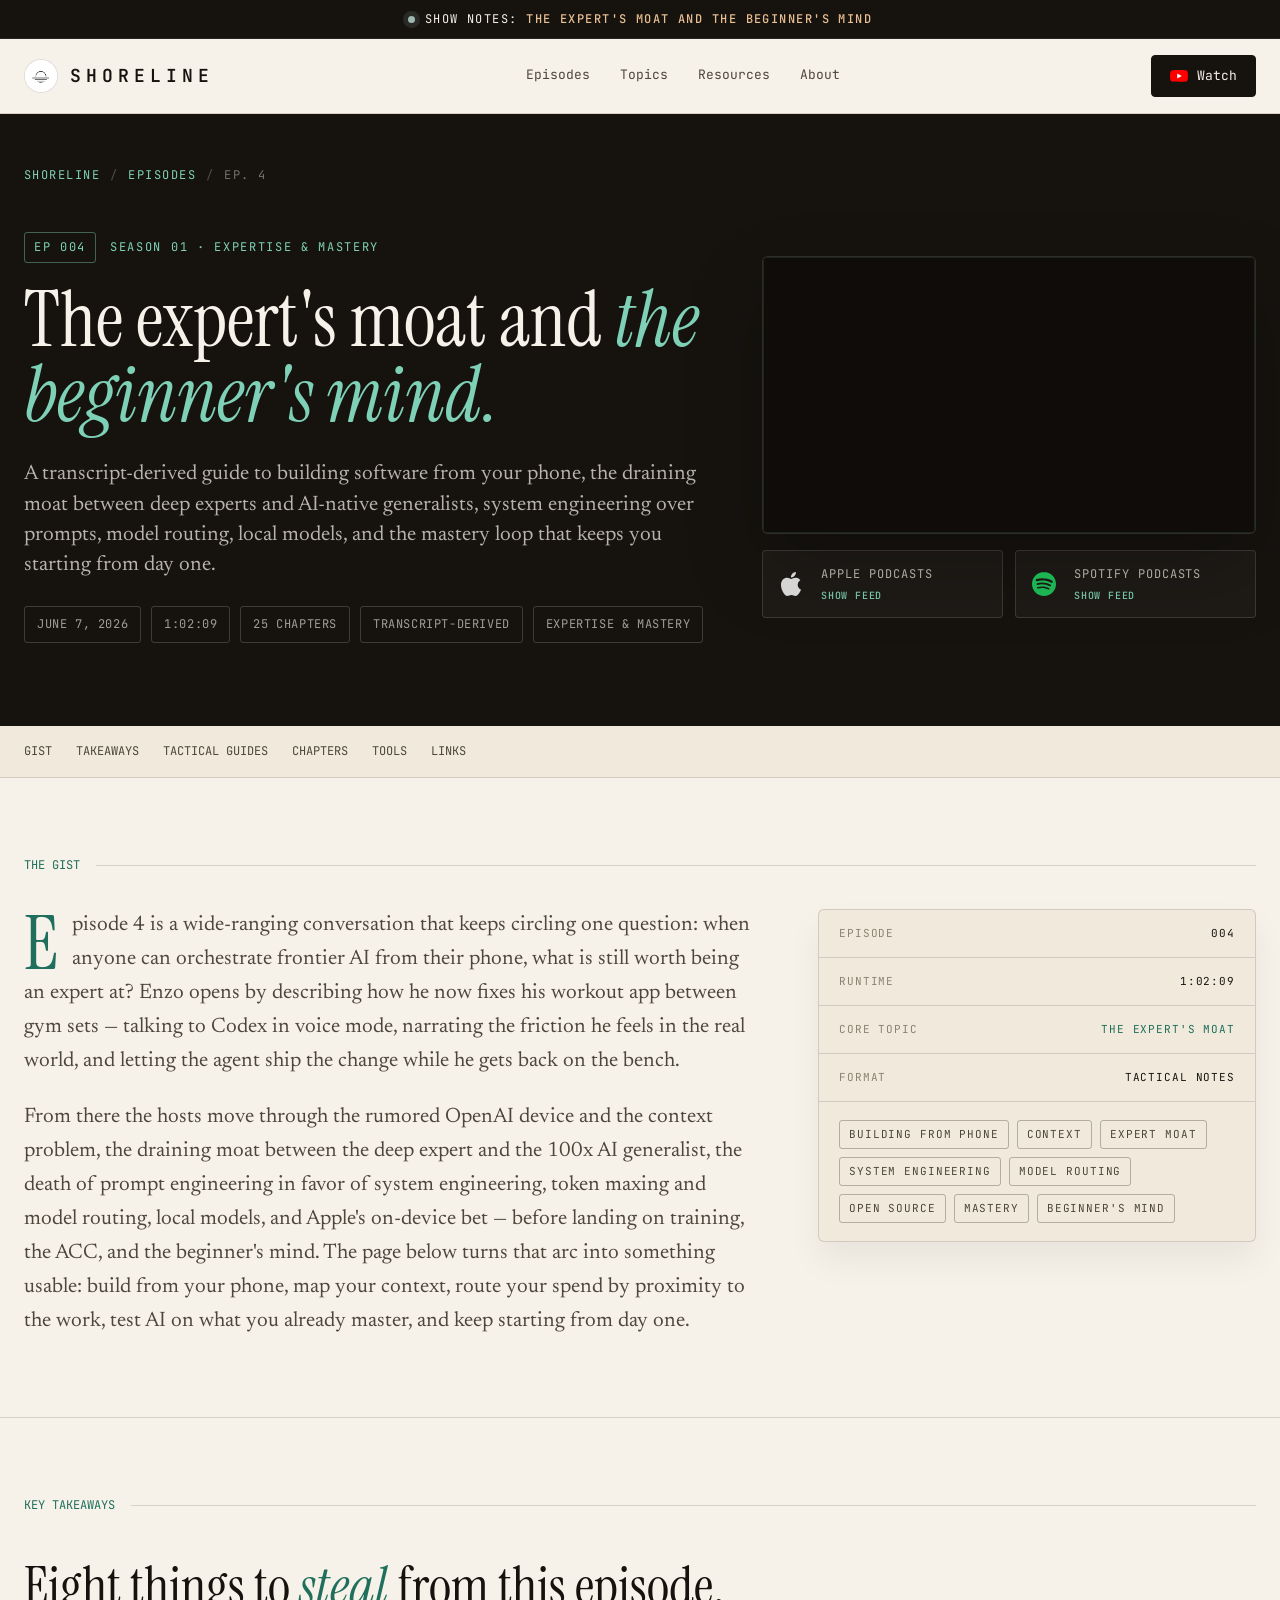
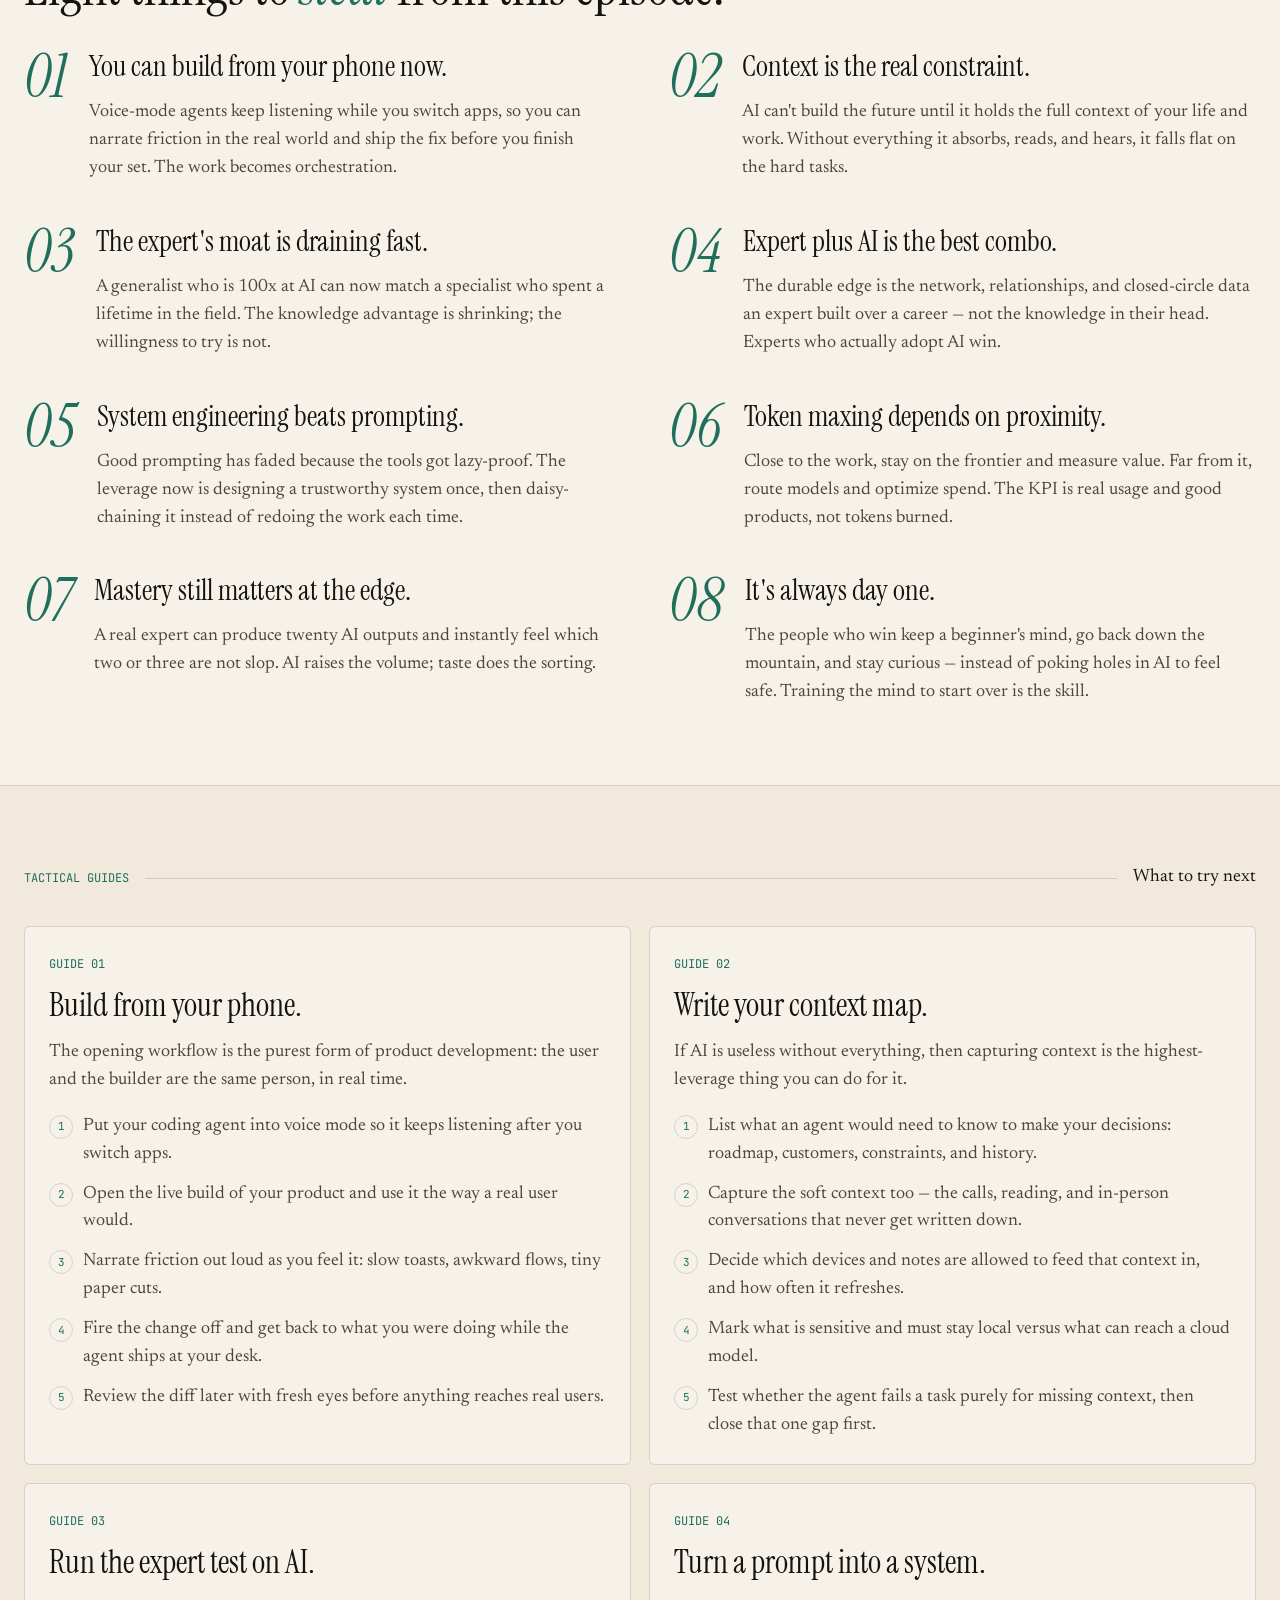
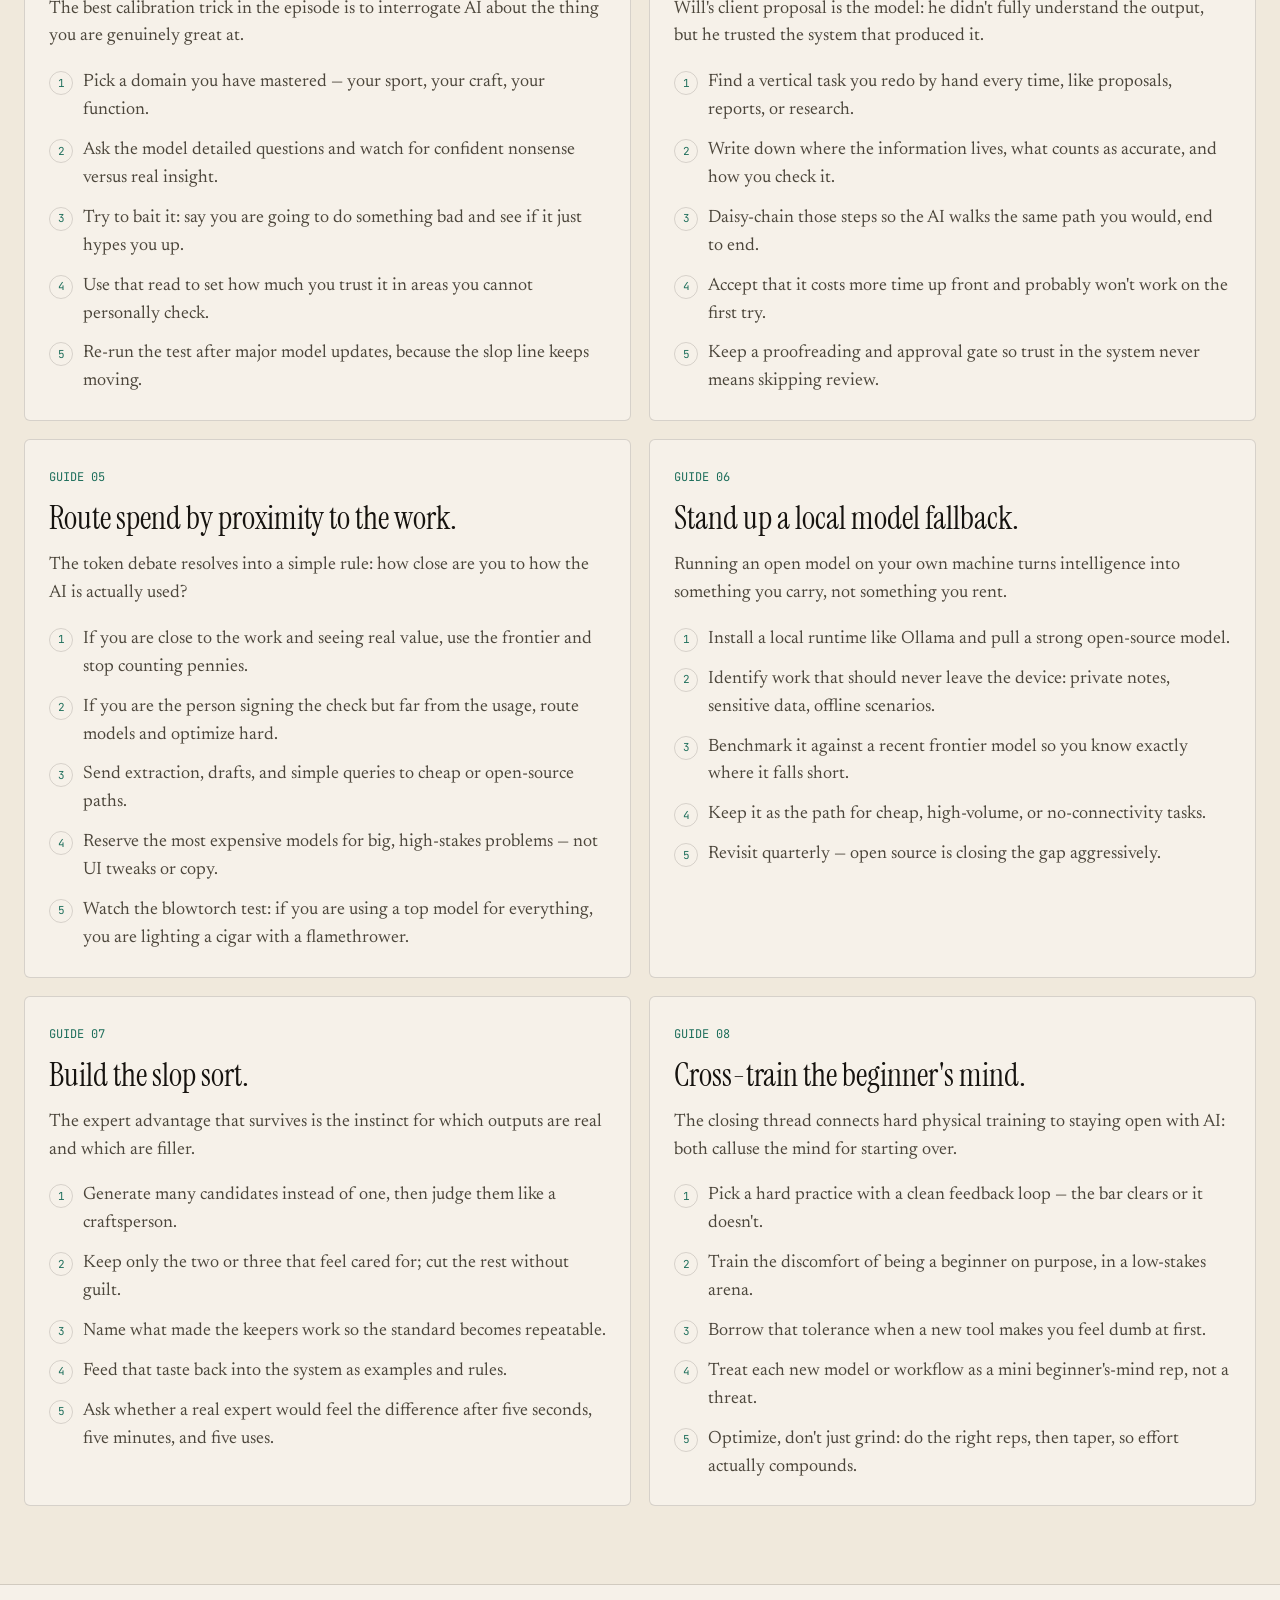
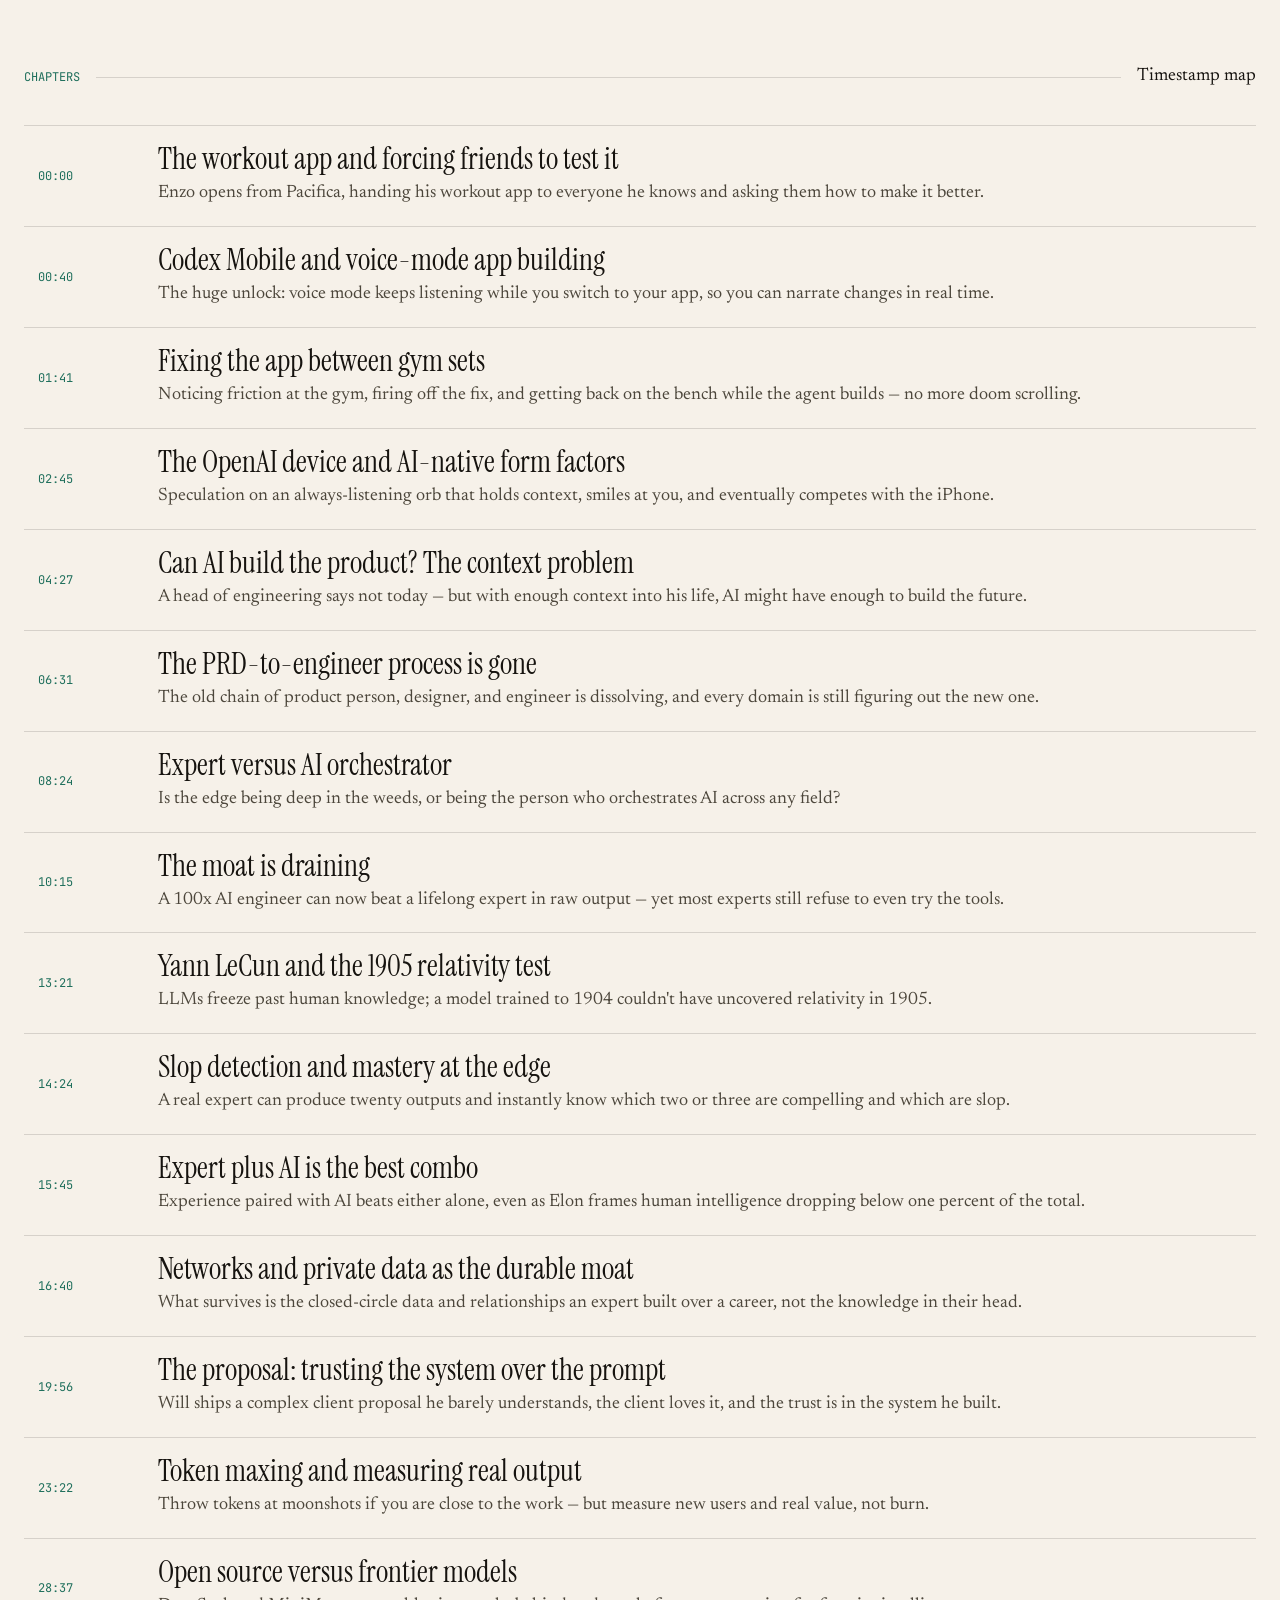
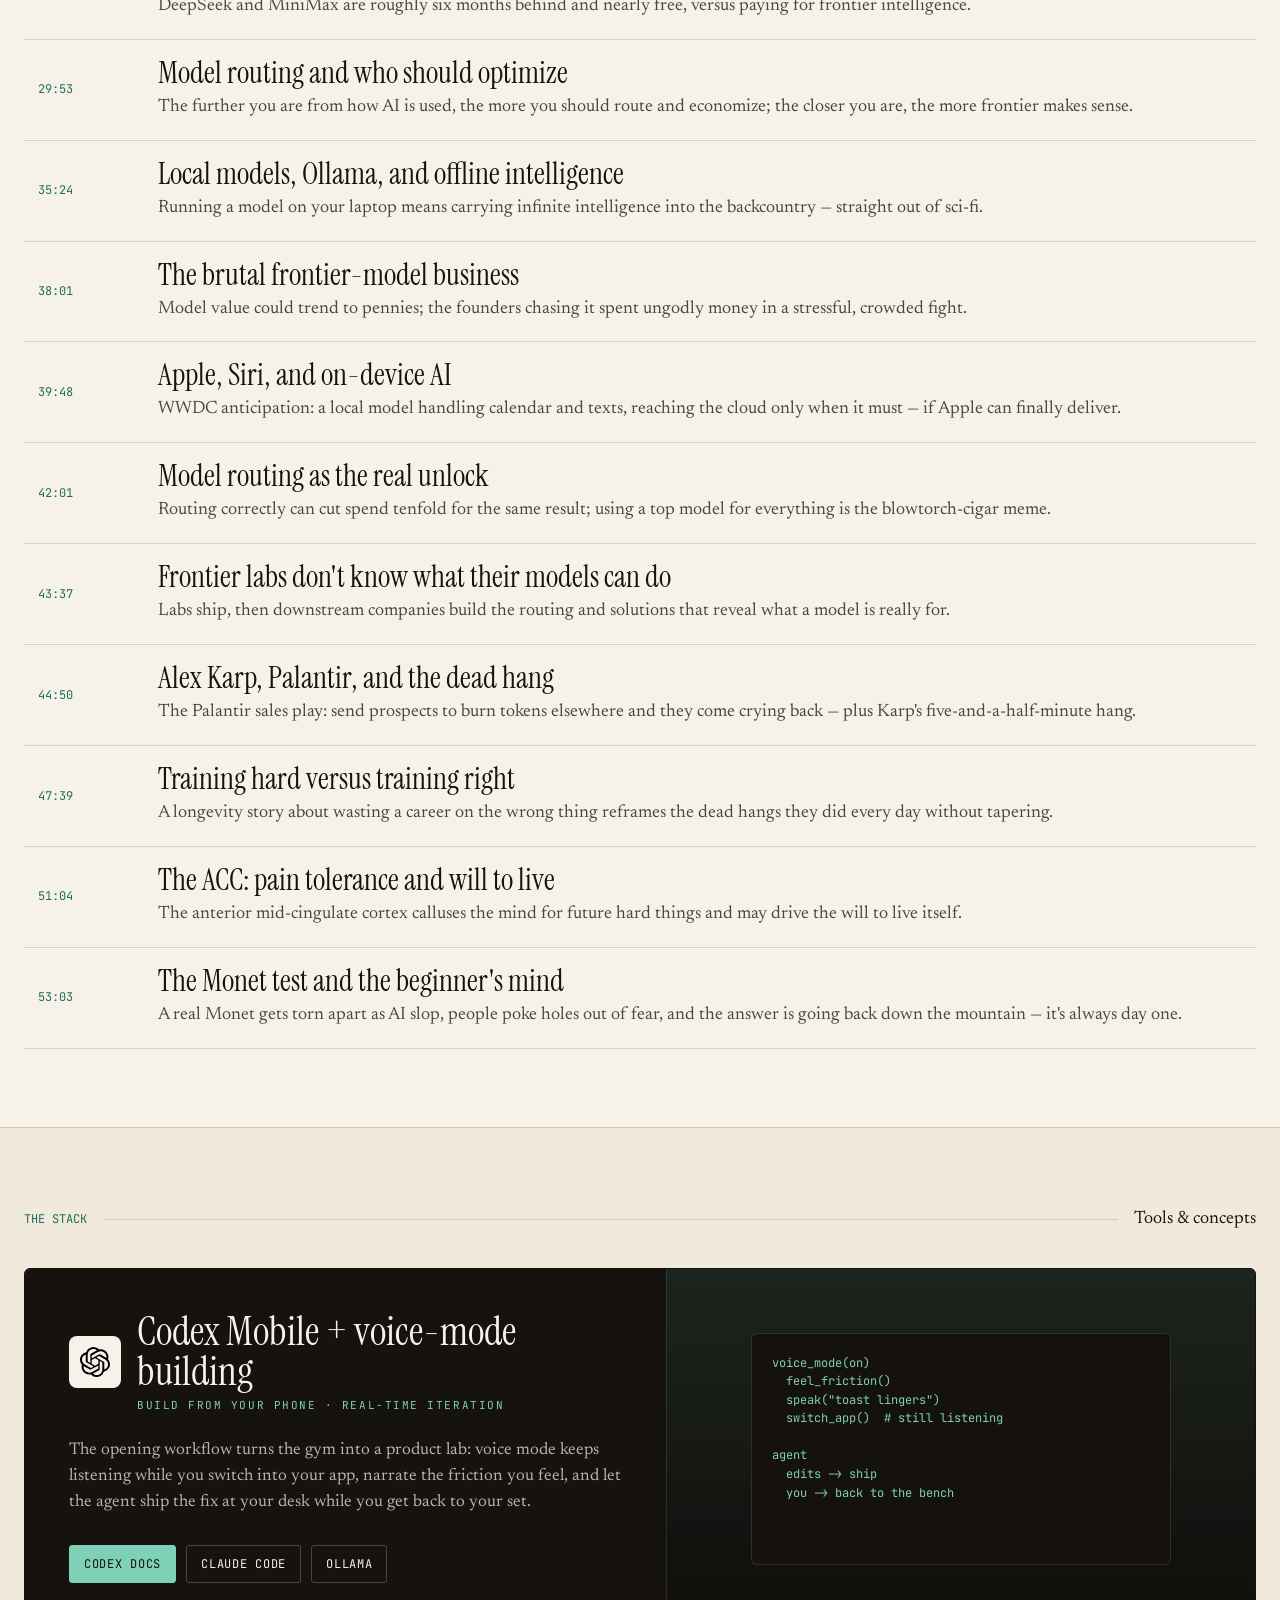
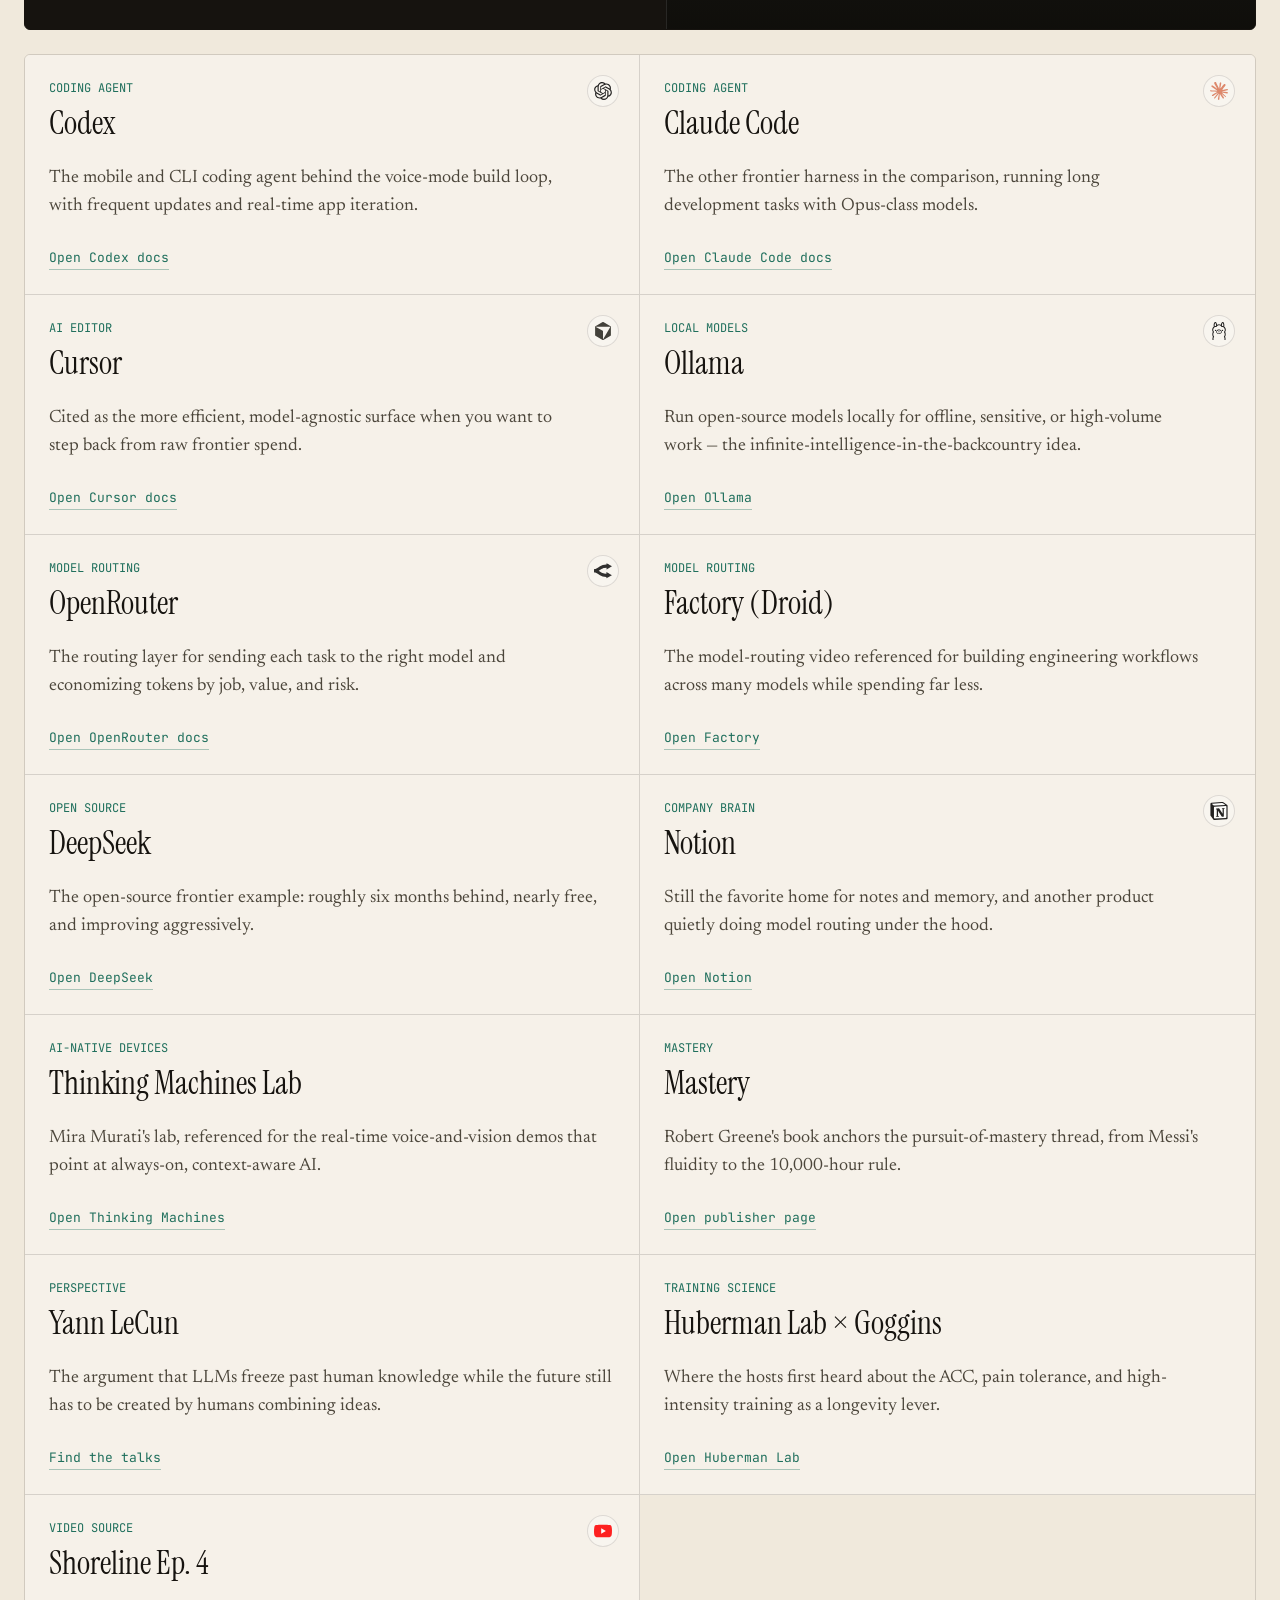
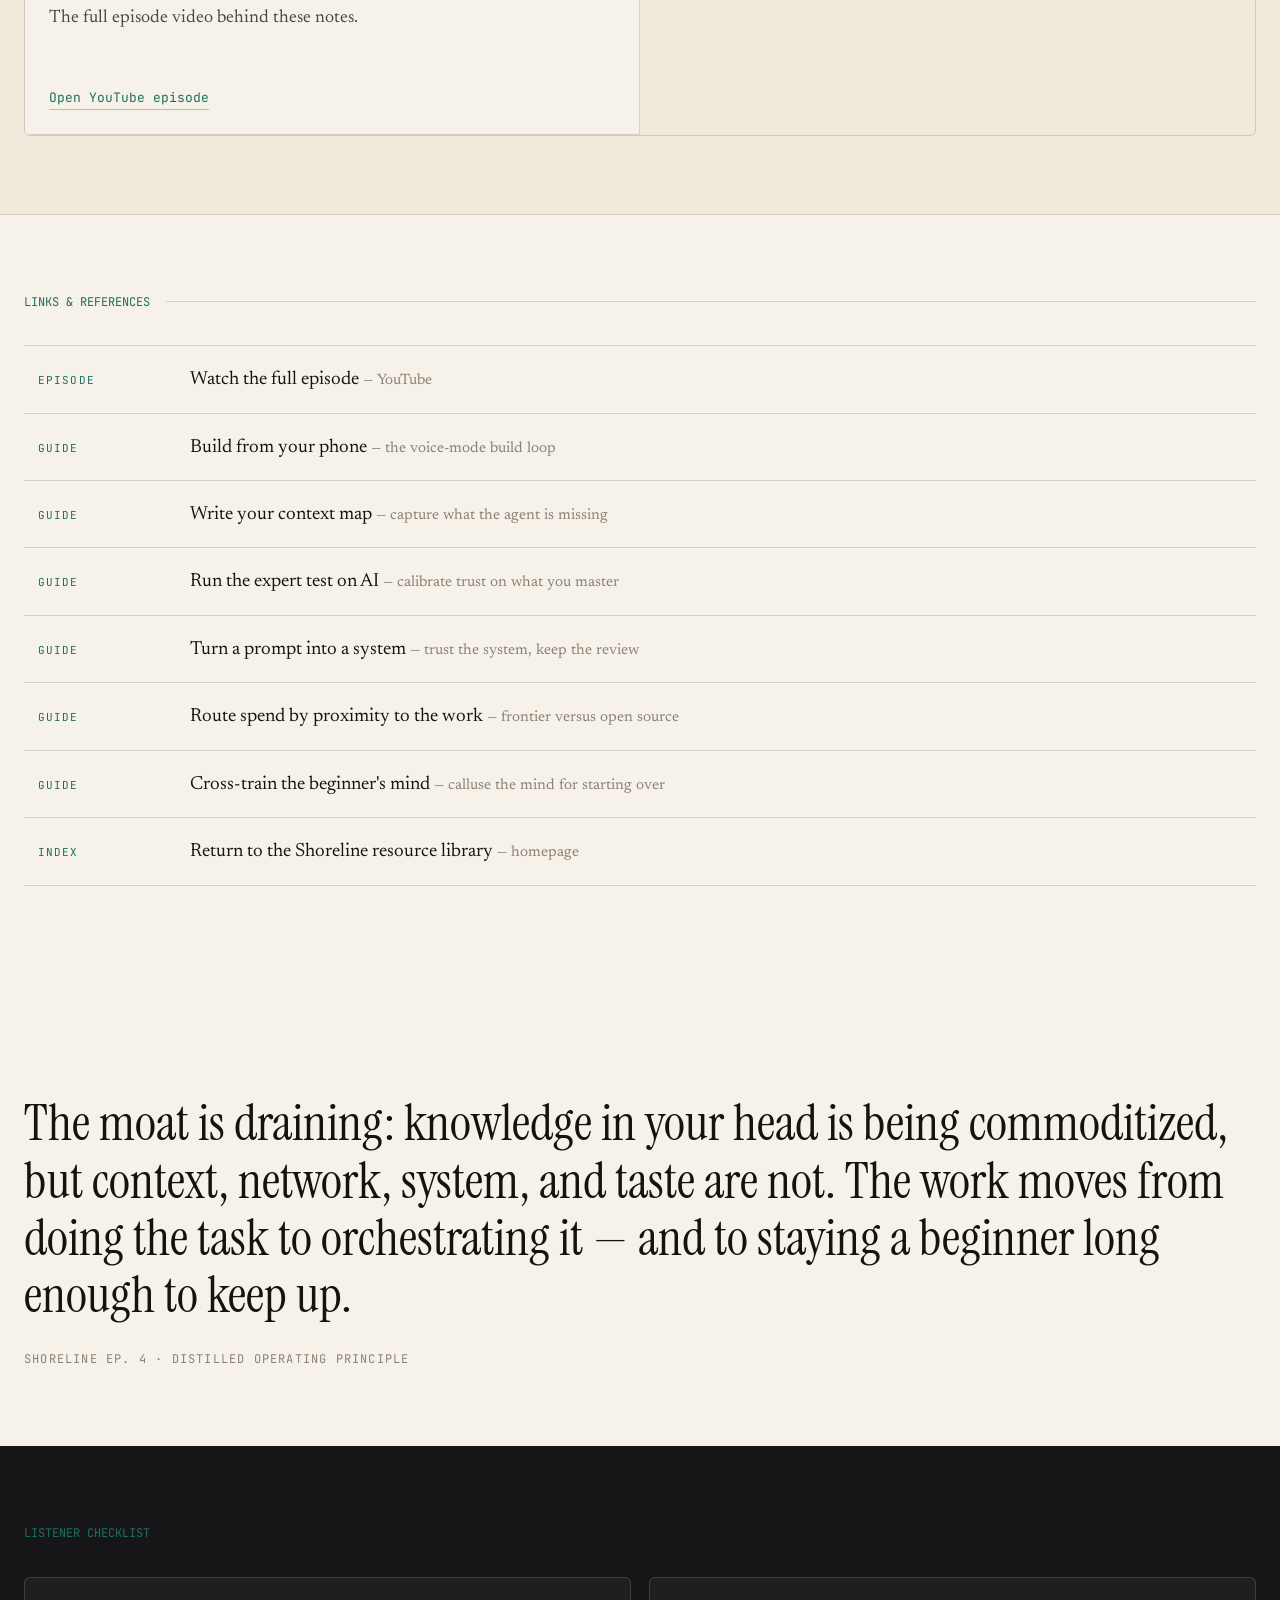
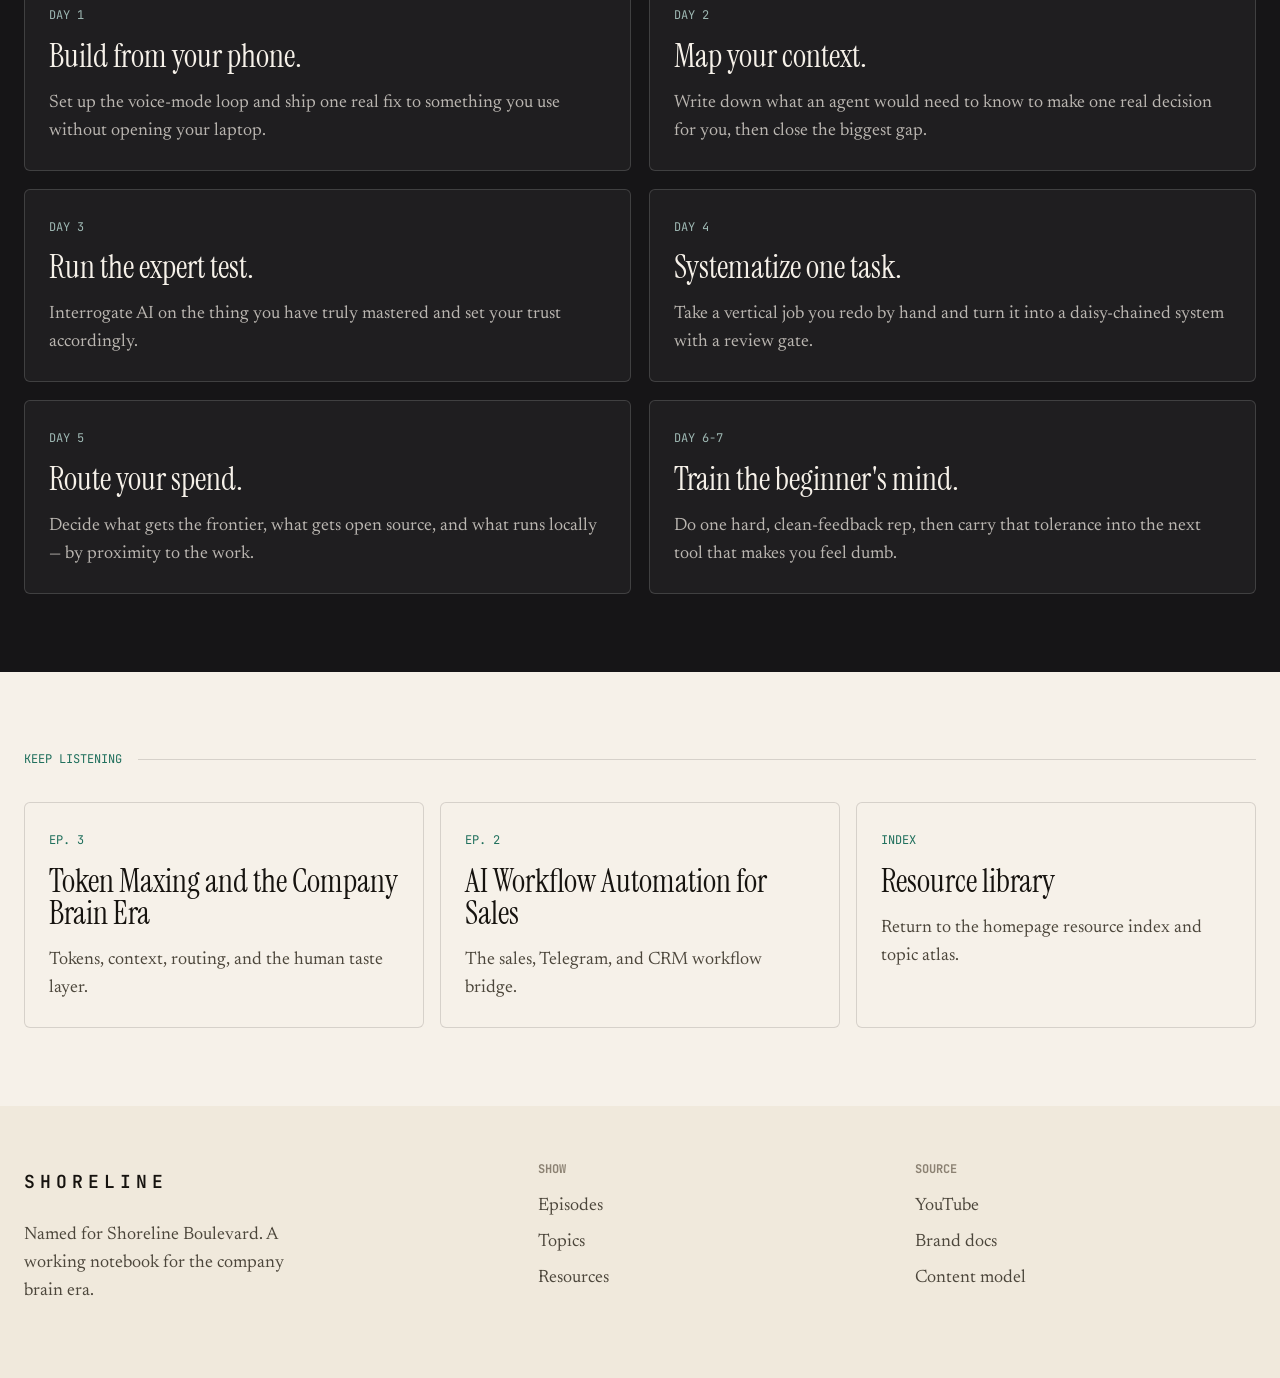
<file: episodes/episode-4.html>
<!DOCTYPE html>
<html lang="en">
<head>
  <meta charset="UTF-8">
  <meta name="viewport" content="width=device-width, initial-scale=1.0">
  <!-- Google tag (gtag.js) -->
  <script async src="https://www.googletagmanager.com/gtag/js?id=G-RDH9YJ7J4G"></script>
  <script>
    window.dataLayer = window.dataLayer || [];
    function gtag(){dataLayer.push(arguments);}
    gtag('js', new Date());

    gtag('config', 'G-RDH9YJ7J4G');
  </script>
  <title>The Expert's Moat and the Beginner's Mind | Shoreline Ep. 4</title>
  <meta name="description" content="Shoreline Ep. 4 covers building from your phone, the draining expert moat, system engineering, model routing, and local AI models, with guides and timestamps.">
  <meta property="og:title" content="The Expert's Moat and the Beginner's Mind | Shoreline Ep. 4">
  <meta property="og:description" content="Shoreline Ep. 4 covers building from your phone, the draining expert moat, system engineering, model routing, and local AI models, with guides and timestamps.">
  <meta property="og:url" content="https://shoreline-pod.com/episodes/episode-4">
  <meta property="og:image" content="https://shoreline-pod.com/assets/images/og-episode-4.jpg">
  <meta property="og:image:width" content="1200">
  <meta property="og:image:height" content="630">
  <meta property="og:image:alt" content="The Expert's Moat and the Beginner's Mind | Shoreline Ep. 4">
  <meta property="og:type" content="article">
  <meta property="og:site_name" content="Shoreline">
  <meta name="theme-color" content="#f6f1e9">
  <meta name="twitter:card" content="summary_large_image">
  <meta name="twitter:title" content="The Expert's Moat and the Beginner's Mind | Shoreline Ep. 4">
  <meta name="twitter:description" content="Shoreline Ep. 4 covers building from your phone, the draining expert moat, system engineering, model routing, and local AI models, with guides and timestamps.">
  <meta name="twitter:image" content="https://shoreline-pod.com/assets/images/og-episode-4.jpg">
  <link rel="canonical" href="https://shoreline-pod.com/episodes/episode-4">
  <link rel="preconnect" href="https://fonts.googleapis.com">
  <link rel="preconnect" href="https://fonts.gstatic.com" crossorigin>
  <link href="https://fonts.googleapis.com/css2?family=Instrument+Serif:ital@0;1&family=Newsreader:ital,opsz,wght@0,6..72,300..600;1,6..72,300..500&family=JetBrains+Mono:wght@400;500;600&display=swap" rel="stylesheet">
  <link rel="icon" href="/assets/images/favicon.ico" sizes="any">
  <link rel="icon" type="image/png" sizes="32x32" href="/assets/images/favicon-32.png">
  <link rel="icon" type="image/png" sizes="16x16" href="/assets/images/favicon-16.png">
  <link rel="apple-touch-icon" href="/assets/images/apple-touch-icon.png">
  <link rel="manifest" href="/site.webmanifest">
  <link rel="stylesheet" href="../assets/styles.css">
  <script src="../assets/script.js" defer></script>
  <script type="application/ld+json">
{
  "@context": "https://schema.org",
  "@graph": [
    {
      "@type": "PodcastEpisode",
      "@id": "https://shoreline-pod.com/episodes/episode-4#episode",
      "url": "https://shoreline-pod.com/episodes/episode-4",
      "name": "The Expert's Moat and the Beginner's Mind | Shoreline Ep. 4",
      "episodeNumber": 4,
      "datePublished": "2026-06-07",
      "timeRequired": "PT1H2M9S",
      "description": "Shoreline Ep. 4 covers building from your phone, the draining expert moat, system engineering, model routing, and local AI models, with guides and timestamps.",
      "image": "https://shoreline-pod.com/assets/images/og-episode-4.jpg",
      "associatedMedia": {
        "@id": "https://shoreline-pod.com/episodes/episode-4#video"
      },
      "partOfSeason": {
        "@type": "PodcastSeason",
        "seasonNumber": 1
      },
      "partOfSeries": {
        "@type": "PodcastSeries",
        "@id": "https://shoreline-pod.com/#series",
        "name": "Shoreline",
        "url": "https://shoreline-pod.com/"
      }
    },
    {
      "@type": "VideoObject",
      "@id": "https://shoreline-pod.com/episodes/episode-4#video",
      "name": "The Expert's Moat and the Beginner's Mind | Shoreline Ep. 4",
      "description": "Shoreline Ep. 4 covers building from your phone, the draining expert moat, system engineering, model routing, and local AI models, with guides and timestamps.",
      "thumbnailUrl": [
        "https://i.ytimg.com/vi/lHUx8sn6-Rg/maxresdefault.jpg"
      ],
      "uploadDate": "2026-06-07T12:02:23-07:00",
      "duration": "PT1H2M9S",
      "embedUrl": "https://www.youtube-nocookie.com/embed/lHUx8sn6-Rg",
      "contentUrl": "https://www.youtube.com/watch?v=lHUx8sn6-Rg"
    },
    {
      "@type": "BreadcrumbList",
      "itemListElement": [
        {
          "@type": "ListItem",
          "position": 1,
          "name": "Shoreline",
          "item": "https://shoreline-pod.com/"
        },
        {
          "@type": "ListItem",
          "position": 2,
          "name": "Episodes",
          "item": "https://shoreline-pod.com/#episodes"
        },
        {
          "@type": "ListItem",
          "position": 3,
          "name": "Ep. 4",
          "item": "https://shoreline-pod.com/episodes/episode-4"
        }
      ]
    }
  ]
}
  </script>
</head>
<body class="episode-notes">
  <div class="topbar">
    <div class="wrap topbar-inner">
      <span class="live-dot" aria-hidden="true"></span>
      <span>Show notes: <b>The expert's moat and the beginner's mind</b></span>
    </div>
  </div>

  <nav class="site-nav" aria-label="Primary navigation">
    <div class="wrap nav-inner">
      <a class="brand" href="../index.html#top" aria-label="Shoreline home">
        <img src="../assets/images/shoreline-avatar.jpg" alt="" class="brand-mark">
        <span>Shoreline</span>
      </a>
      <div class="nav-links">
        <a href="../index.html#episodes">Episodes</a>
        <a href="../index.html#topics">Topics</a>
        <a href="../index.html#resources">Resources</a>
        <a href="../index.html#about">About</a>
      </div>
      <a class="button button-dark" href="https://www.youtube.com/watch?v=lHUx8sn6-Rg" target="_blank" rel="noreferrer">
        <img class="button-logo" src="../assets/logos/youtube.svg" alt="">
        <span>Watch</span>
      </a>
    </div>
  </nav>

  <div class="mobile-jump-nav" aria-label="Mobile episode navigation">
    <div class="wrap mobile-jump-inner">
      <a href="#top">Video</a>
      <a href="#gist">Gist</a>
      <a href="#guides">Guides</a>
      <a href="#chapters">Chapters</a>
      <a href="#references">Links</a>
    </div>
  </div>

  <main id="top">
    <header class="episode-hero">
      <div class="wrap">
        <div class="episode-crumb">
          <a href="../index.html#top">Shoreline</a>
          <span class="crumb-sep" aria-hidden="true">/</span>
          <a href="../index.html#episodes">Episodes</a>
          <span class="crumb-sep" aria-hidden="true">/</span>
          <span>Ep. 4</span>
        </div>
        <div class="episode-hero-grid">
          <div class="episode-head">
            <div class="episode-key">
              <span class="key-pill">EP 004</span>
              <span>Season 01 · Expertise &amp; mastery</span>
            </div>
            <h1>The expert's moat and <em>the beginner's mind.</em></h1>
            <p class="episode-summary">A transcript-derived guide to building software from your phone, the draining moat between deep experts and AI-native generalists, system engineering over prompts, model routing, local models, and the mastery loop that keeps you starting from day one.</p>
            <div class="episode-meta-line" aria-label="Episode metadata">
              <span class="meta-pill">June 7, 2026</span>
              <span class="meta-pill">1:02:09</span>
              <span class="meta-pill">25 chapters</span>
              <span class="meta-pill">Transcript-derived</span>
              <span class="meta-pill">Expertise &amp; mastery</span>
            </div>
          </div>

          <aside class="episode-media-panel" aria-label="Episode video and podcast links">
            <div class="episode-video-frame">
              <iframe
                src="https://www.youtube-nocookie.com/embed/lHUx8sn6-Rg"
                title="Shoreline Ep. 4 video"
                allow="accelerometer; autoplay; clipboard-write; encrypted-media; gyroscope; picture-in-picture; web-share"
                referrerpolicy="strict-origin-when-cross-origin"
                allowfullscreen></iframe>
            </div>
            <div class="episode-platforms" aria-label="Open Shoreline podcast feeds">
              <a class="episode-platform-link" href="https://podcasts.apple.com/us/podcast/shoreline/id1896869802" target="_blank" rel="noreferrer">
                <img class="platform-icon" src="../assets/logos/apple-dark.svg" alt="" loading="lazy">
                <span>Apple Podcasts</span>
                <strong>Show feed</strong>
              </a>
              <a class="episode-platform-link" href="https://open.spotify.com/show/033rJJnoMmoY1ppTjFNLhY" target="_blank" rel="noreferrer">
                <img class="platform-icon" src="../assets/logos/spotify.svg" alt="" loading="lazy">
                <span>Spotify Podcasts</span>
                <strong>Show feed</strong>
              </a>
            </div>
          </aside>
        </div>
      </div>
    </header>

    <div class="notes-nav" aria-label="Show notes navigation">
      <div class="wrap notes-nav-inner">
        <a href="#gist">Gist</a>
        <a href="#takeaways">Takeaways</a>
        <a href="#guides">Tactical guides</a>
        <a href="#chapters">Chapters</a>
        <a href="#resources">Tools</a>
        <a href="#references">Links</a>
      </div>
    </div>

    <section class="notes-section episode-gist" id="gist">
      <div class="wrap">
        <div class="label-row"><span class="eyebrow">The gist</span><span class="rule"></span></div>
        <div class="gist-grid">
          <div class="gist-body">
            <p class="drop">Episode 4 is a wide-ranging conversation that keeps circling one question: when anyone can orchestrate frontier AI from their phone, what is still worth being an expert at? Enzo opens by describing how he now fixes his workout app between gym sets — talking to Codex in voice mode, narrating the friction he feels in the real world, and letting the agent ship the change while he gets back on the bench.</p>
            <p>From there the hosts move through the rumored OpenAI device and the context problem, the draining moat between the deep expert and the 100x AI generalist, the death of prompt engineering in favor of system engineering, token maxing and model routing, local models, and Apple's on-device bet — before landing on training, the ACC, and the beginner's mind. The page below turns that arc into something usable: build from your phone, map your context, route your spend by proximity to the work, test AI on what you already master, and keep starting from day one.</p>
          </div>
          <aside class="fact-panel" aria-label="Episode facts">
            <div class="fact-row"><span class="fact-key">Episode</span><span class="fact-value">004</span></div>
            <div class="fact-row"><span class="fact-key">Runtime</span><span class="fact-value">1:02:09</span></div>
            <div class="fact-row"><span class="fact-key">Core topic</span><span class="fact-value teal">The expert's moat</span></div>
            <div class="fact-row"><span class="fact-key">Format</span><span class="fact-value">Tactical notes</span></div>
            <div class="chips">
              <span class="chip">Building from phone</span>
              <span class="chip">Context</span>
              <span class="chip">Expert moat</span>
              <span class="chip">System engineering</span>
              <span class="chip">Model routing</span>
              <span class="chip">Open source</span>
              <span class="chip">Mastery</span>
              <span class="chip">Beginner's mind</span>
            </div>
          </aside>
        </div>
      </div>
    </section>

    <section class="notes-section" id="takeaways">
      <div class="wrap">
        <div class="label-row"><span class="eyebrow">Key takeaways</span><span class="rule"></span></div>
        <div class="section-head">
          <div>
            <h2>Eight things to <em>steal</em> from this episode.</h2>
          </div>
        </div>
        <div class="takeaway-grid">
          <article class="takeaway-card">
            <span>01</span>
            <div>
              <h3>You can build from your phone now.</h3>
              <p>Voice-mode agents keep listening while you switch apps, so you can narrate friction in the real world and ship the fix before you finish your set. The work becomes orchestration.</p>
            </div>
          </article>
          <article class="takeaway-card">
            <span>02</span>
            <div>
              <h3>Context is the real constraint.</h3>
              <p>AI can't build the future until it holds the full context of your life and work. Without everything it absorbs, reads, and hears, it falls flat on the hard tasks.</p>
            </div>
          </article>
          <article class="takeaway-card">
            <span>03</span>
            <div>
              <h3>The expert's moat is draining fast.</h3>
              <p>A generalist who is 100x at AI can now match a specialist who spent a lifetime in the field. The knowledge advantage is shrinking; the willingness to try is not.</p>
            </div>
          </article>
          <article class="takeaway-card">
            <span>04</span>
            <div>
              <h3>Expert plus AI is the best combo.</h3>
              <p>The durable edge is the network, relationships, and closed-circle data an expert built over a career — not the knowledge in their head. Experts who actually adopt AI win.</p>
            </div>
          </article>
          <article class="takeaway-card">
            <span>05</span>
            <div>
              <h3>System engineering beats prompting.</h3>
              <p>Good prompting has faded because the tools got lazy-proof. The leverage now is designing a trustworthy system once, then daisy-chaining it instead of redoing the work each time.</p>
            </div>
          </article>
          <article class="takeaway-card">
            <span>06</span>
            <div>
              <h3>Token maxing depends on proximity.</h3>
              <p>Close to the work, stay on the frontier and measure value. Far from it, route models and optimize spend. The KPI is real usage and good products, not tokens burned.</p>
            </div>
          </article>
          <article class="takeaway-card">
            <span>07</span>
            <div>
              <h3>Mastery still matters at the edge.</h3>
              <p>A real expert can produce twenty AI outputs and instantly feel which two or three are not slop. AI raises the volume; taste does the sorting.</p>
            </div>
          </article>
          <article class="takeaway-card">
            <span>08</span>
            <div>
              <h3>It's always day one.</h3>
              <p>The people who win keep a beginner's mind, go back down the mountain, and stay curious — instead of poking holes in AI to feel safe. Training the mind to start over is the skill.</p>
            </div>
          </article>
        </div>
      </div>
    </section>

    <section class="notes-section alt" id="guides">
      <div class="wrap">
        <div class="label-row"><span class="eyebrow">Tactical guides</span><span class="rule"></span><span class="mono ink-faint">What to try next</span></div>
        <div class="guide-grid">
          <article class="guide-card" id="phone-build-loop">
            <span>Guide 01</span>
            <h3>Build from your phone.</h3>
            <p>The opening workflow is the purest form of product development: the user and the builder are the same person, in real time.</p>
            <ol class="steps-list">
              <li>Put your coding agent into voice mode so it keeps listening after you switch apps.</li>
              <li>Open the live build of your product and use it the way a real user would.</li>
              <li>Narrate friction out loud as you feel it: slow toasts, awkward flows, tiny paper cuts.</li>
              <li>Fire the change off and get back to what you were doing while the agent ships at your desk.</li>
              <li>Review the diff later with fresh eyes before anything reaches real users.</li>
            </ol>
          </article>

          <article class="guide-card" id="context-map">
            <span>Guide 02</span>
            <h3>Write your context map.</h3>
            <p>If AI is useless without everything, then capturing context is the highest-leverage thing you can do for it.</p>
            <ol class="steps-list">
              <li>List what an agent would need to know to make your decisions: roadmap, customers, constraints, and history.</li>
              <li>Capture the soft context too — the calls, reading, and in-person conversations that never get written down.</li>
              <li>Decide which devices and notes are allowed to feed that context in, and how often it refreshes.</li>
              <li>Mark what is sensitive and must stay local versus what can reach a cloud model.</li>
              <li>Test whether the agent fails a task purely for missing context, then close that one gap first.</li>
            </ol>
          </article>

          <article class="guide-card" id="expert-test">
            <span>Guide 03</span>
            <h3>Run the expert test on AI.</h3>
            <p>The best calibration trick in the episode is to interrogate AI about the thing you are genuinely great at.</p>
            <ol class="steps-list">
              <li>Pick a domain you have mastered — your sport, your craft, your function.</li>
              <li>Ask the model detailed questions and watch for confident nonsense versus real insight.</li>
              <li>Try to bait it: say you are going to do something bad and see if it just hypes you up.</li>
              <li>Use that read to set how much you trust it in areas you cannot personally check.</li>
              <li>Re-run the test after major model updates, because the slop line keeps moving.</li>
            </ol>
          </article>

          <article class="guide-card" id="prompt-to-system">
            <span>Guide 04</span>
            <h3>Turn a prompt into a system.</h3>
            <p>Will's client proposal is the model: he didn't fully understand the output, but he trusted the system that produced it.</p>
            <ol class="steps-list">
              <li>Find a vertical task you redo by hand every time, like proposals, reports, or research.</li>
              <li>Write down where the information lives, what counts as accurate, and how you check it.</li>
              <li>Daisy-chain those steps so the AI walks the same path you would, end to end.</li>
              <li>Accept that it costs more time up front and probably won't work on the first try.</li>
              <li>Keep a proofreading and approval gate so trust in the system never means skipping review.</li>
            </ol>
          </article>

          <article class="guide-card" id="routing-by-proximity">
            <span>Guide 05</span>
            <h3>Route spend by proximity to the work.</h3>
            <p>The token debate resolves into a simple rule: how close are you to how the AI is actually used?</p>
            <ol class="steps-list">
              <li>If you are close to the work and seeing real value, use the frontier and stop counting pennies.</li>
              <li>If you are the person signing the check but far from the usage, route models and optimize hard.</li>
              <li>Send extraction, drafts, and simple queries to cheap or open-source paths.</li>
              <li>Reserve the most expensive models for big, high-stakes problems — not UI tweaks or copy.</li>
              <li>Watch the blowtorch test: if you are using a top model for everything, you are lighting a cigar with a flamethrower.</li>
            </ol>
          </article>

          <article class="guide-card" id="local-fallback">
            <span>Guide 06</span>
            <h3>Stand up a local model fallback.</h3>
            <p>Running an open model on your own machine turns intelligence into something you carry, not something you rent.</p>
            <ol class="steps-list">
              <li>Install a local runtime like Ollama and pull a strong open-source model.</li>
              <li>Identify work that should never leave the device: private notes, sensitive data, offline scenarios.</li>
              <li>Benchmark it against a recent frontier model so you know exactly where it falls short.</li>
              <li>Keep it as the path for cheap, high-volume, or no-connectivity tasks.</li>
              <li>Revisit quarterly — open source is closing the gap aggressively.</li>
            </ol>
          </article>

          <article class="guide-card" id="slop-sort">
            <span>Guide 07</span>
            <h3>Build the slop sort.</h3>
            <p>The expert advantage that survives is the instinct for which outputs are real and which are filler.</p>
            <ol class="steps-list">
              <li>Generate many candidates instead of one, then judge them like a craftsperson.</li>
              <li>Keep only the two or three that feel cared for; cut the rest without guilt.</li>
              <li>Name what made the keepers work so the standard becomes repeatable.</li>
              <li>Feed that taste back into the system as examples and rules.</li>
              <li>Ask whether a real expert would feel the difference after five seconds, five minutes, and five uses.</li>
            </ol>
          </article>

          <article class="guide-card" id="train-the-acc">
            <span>Guide 08</span>
            <h3>Cross-train the beginner's mind.</h3>
            <p>The closing thread connects hard physical training to staying open with AI: both calluse the mind for starting over.</p>
            <ol class="steps-list">
              <li>Pick a hard practice with a clean feedback loop — the bar clears or it doesn't.</li>
              <li>Train the discomfort of being a beginner on purpose, in a low-stakes arena.</li>
              <li>Borrow that tolerance when a new tool makes you feel dumb at first.</li>
              <li>Treat each new model or workflow as a mini beginner's-mind rep, not a threat.</li>
              <li>Optimize, don't just grind: do the right reps, then taper, so effort actually compounds.</li>
            </ol>
          </article>
        </div>
      </div>
    </section>

    <section class="notes-section" id="chapters">
      <div class="wrap">
        <div class="label-row"><span class="eyebrow">Chapters</span><span class="rule"></span><span class="mono ink-faint">Timestamp map</span></div>
        <div class="chapter-list">
          <a class="chapter-row" href="https://www.youtube.com/watch?v=lHUx8sn6-Rg&amp;t=0s" target="_blank" rel="noreferrer"><span class="chapter-time">00:00</span><div><h3>The workout app and forcing friends to test it</h3><p>Enzo opens from Pacifica, handing his workout app to everyone he knows and asking them how to make it better.</p></div><span class="chapter-arrow">↗</span></a>
          <a class="chapter-row" href="https://www.youtube.com/watch?v=lHUx8sn6-Rg&amp;t=40s" target="_blank" rel="noreferrer"><span class="chapter-time">00:40</span><div><h3>Codex Mobile and voice-mode app building</h3><p>The huge unlock: voice mode keeps listening while you switch to your app, so you can narrate changes in real time.</p></div><span class="chapter-arrow">↗</span></a>
          <a class="chapter-row" href="https://www.youtube.com/watch?v=lHUx8sn6-Rg&amp;t=101s" target="_blank" rel="noreferrer"><span class="chapter-time">01:41</span><div><h3>Fixing the app between gym sets</h3><p>Noticing friction at the gym, firing off the fix, and getting back on the bench while the agent builds — no more doom scrolling.</p></div><span class="chapter-arrow">↗</span></a>
          <a class="chapter-row" href="https://www.youtube.com/watch?v=lHUx8sn6-Rg&amp;t=165s" target="_blank" rel="noreferrer"><span class="chapter-time">02:45</span><div><h3>The OpenAI device and AI-native form factors</h3><p>Speculation on an always-listening orb that holds context, smiles at you, and eventually competes with the iPhone.</p></div><span class="chapter-arrow">↗</span></a>
          <a class="chapter-row" href="https://www.youtube.com/watch?v=lHUx8sn6-Rg&amp;t=267s" target="_blank" rel="noreferrer"><span class="chapter-time">04:27</span><div><h3>Can AI build the product? The context problem</h3><p>A head of engineering says not today — but with enough context into his life, AI might have enough to build the future.</p></div><span class="chapter-arrow">↗</span></a>
          <a class="chapter-row" href="https://www.youtube.com/watch?v=lHUx8sn6-Rg&amp;t=391s" target="_blank" rel="noreferrer"><span class="chapter-time">06:31</span><div><h3>The PRD-to-engineer process is gone</h3><p>The old chain of product person, designer, and engineer is dissolving, and every domain is still figuring out the new one.</p></div><span class="chapter-arrow">↗</span></a>
          <a class="chapter-row" href="https://www.youtube.com/watch?v=lHUx8sn6-Rg&amp;t=504s" target="_blank" rel="noreferrer"><span class="chapter-time">08:24</span><div><h3>Expert versus AI orchestrator</h3><p>Is the edge being deep in the weeds, or being the person who orchestrates AI across any field?</p></div><span class="chapter-arrow">↗</span></a>
          <a class="chapter-row" href="https://www.youtube.com/watch?v=lHUx8sn6-Rg&amp;t=615s" target="_blank" rel="noreferrer"><span class="chapter-time">10:15</span><div><h3>The moat is draining</h3><p>A 100x AI engineer can now beat a lifelong expert in raw output — yet most experts still refuse to even try the tools.</p></div><span class="chapter-arrow">↗</span></a>
          <a class="chapter-row" href="https://www.youtube.com/watch?v=lHUx8sn6-Rg&amp;t=801s" target="_blank" rel="noreferrer"><span class="chapter-time">13:21</span><div><h3>Yann LeCun and the 1905 relativity test</h3><p>LLMs freeze past human knowledge; a model trained to 1904 couldn't have uncovered relativity in 1905.</p></div><span class="chapter-arrow">↗</span></a>
          <a class="chapter-row" href="https://www.youtube.com/watch?v=lHUx8sn6-Rg&amp;t=864s" target="_blank" rel="noreferrer"><span class="chapter-time">14:24</span><div><h3>Slop detection and mastery at the edge</h3><p>A real expert can produce twenty outputs and instantly know which two or three are compelling and which are slop.</p></div><span class="chapter-arrow">↗</span></a>
          <a class="chapter-row" href="https://www.youtube.com/watch?v=lHUx8sn6-Rg&amp;t=945s" target="_blank" rel="noreferrer"><span class="chapter-time">15:45</span><div><h3>Expert plus AI is the best combo</h3><p>Experience paired with AI beats either alone, even as Elon frames human intelligence dropping below one percent of the total.</p></div><span class="chapter-arrow">↗</span></a>
          <a class="chapter-row" href="https://www.youtube.com/watch?v=lHUx8sn6-Rg&amp;t=1000s" target="_blank" rel="noreferrer"><span class="chapter-time">16:40</span><div><h3>Networks and private data as the durable moat</h3><p>What survives is the closed-circle data and relationships an expert built over a career, not the knowledge in their head.</p></div><span class="chapter-arrow">↗</span></a>
          <a class="chapter-row" href="https://www.youtube.com/watch?v=lHUx8sn6-Rg&amp;t=1196s" target="_blank" rel="noreferrer"><span class="chapter-time">19:56</span><div><h3>The proposal: trusting the system over the prompt</h3><p>Will ships a complex client proposal he barely understands, the client loves it, and the trust is in the system he built.</p></div><span class="chapter-arrow">↗</span></a>
          <a class="chapter-row" href="https://www.youtube.com/watch?v=lHUx8sn6-Rg&amp;t=1402s" target="_blank" rel="noreferrer"><span class="chapter-time">23:22</span><div><h3>Token maxing and measuring real output</h3><p>Throw tokens at moonshots if you are close to the work — but measure new users and real value, not burn.</p></div><span class="chapter-arrow">↗</span></a>
          <a class="chapter-row" href="https://www.youtube.com/watch?v=lHUx8sn6-Rg&amp;t=1717s" target="_blank" rel="noreferrer"><span class="chapter-time">28:37</span><div><h3>Open source versus frontier models</h3><p>DeepSeek and MiniMax are roughly six months behind and nearly free, versus paying for frontier intelligence.</p></div><span class="chapter-arrow">↗</span></a>
          <a class="chapter-row" href="https://www.youtube.com/watch?v=lHUx8sn6-Rg&amp;t=1793s" target="_blank" rel="noreferrer"><span class="chapter-time">29:53</span><div><h3>Model routing and who should optimize</h3><p>The further you are from how AI is used, the more you should route and economize; the closer you are, the more frontier makes sense.</p></div><span class="chapter-arrow">↗</span></a>
          <a class="chapter-row" href="https://www.youtube.com/watch?v=lHUx8sn6-Rg&amp;t=2124s" target="_blank" rel="noreferrer"><span class="chapter-time">35:24</span><div><h3>Local models, Ollama, and offline intelligence</h3><p>Running a model on your laptop means carrying infinite intelligence into the backcountry — straight out of sci-fi.</p></div><span class="chapter-arrow">↗</span></a>
          <a class="chapter-row" href="https://www.youtube.com/watch?v=lHUx8sn6-Rg&amp;t=2281s" target="_blank" rel="noreferrer"><span class="chapter-time">38:01</span><div><h3>The brutal frontier-model business</h3><p>Model value could trend to pennies; the founders chasing it spent ungodly money in a stressful, crowded fight.</p></div><span class="chapter-arrow">↗</span></a>
          <a class="chapter-row" href="https://www.youtube.com/watch?v=lHUx8sn6-Rg&amp;t=2388s" target="_blank" rel="noreferrer"><span class="chapter-time">39:48</span><div><h3>Apple, Siri, and on-device AI</h3><p>WWDC anticipation: a local model handling calendar and texts, reaching the cloud only when it must — if Apple can finally deliver.</p></div><span class="chapter-arrow">↗</span></a>
          <a class="chapter-row" href="https://www.youtube.com/watch?v=lHUx8sn6-Rg&amp;t=2521s" target="_blank" rel="noreferrer"><span class="chapter-time">42:01</span><div><h3>Model routing as the real unlock</h3><p>Routing correctly can cut spend tenfold for the same result; using a top model for everything is the blowtorch-cigar meme.</p></div><span class="chapter-arrow">↗</span></a>
          <a class="chapter-row" href="https://www.youtube.com/watch?v=lHUx8sn6-Rg&amp;t=2617s" target="_blank" rel="noreferrer"><span class="chapter-time">43:37</span><div><h3>Frontier labs don't know what their models can do</h3><p>Labs ship, then downstream companies build the routing and solutions that reveal what a model is really for.</p></div><span class="chapter-arrow">↗</span></a>
          <a class="chapter-row" href="https://www.youtube.com/watch?v=lHUx8sn6-Rg&amp;t=2690s" target="_blank" rel="noreferrer"><span class="chapter-time">44:50</span><div><h3>Alex Karp, Palantir, and the dead hang</h3><p>The Palantir sales play: send prospects to burn tokens elsewhere and they come crying back — plus Karp's five-and-a-half-minute hang.</p></div><span class="chapter-arrow">↗</span></a>
          <a class="chapter-row" href="https://www.youtube.com/watch?v=lHUx8sn6-Rg&amp;t=2859s" target="_blank" rel="noreferrer"><span class="chapter-time">47:39</span><div><h3>Training hard versus training right</h3><p>A longevity story about wasting a career on the wrong thing reframes the dead hangs they did every day without tapering.</p></div><span class="chapter-arrow">↗</span></a>
          <a class="chapter-row" href="https://www.youtube.com/watch?v=lHUx8sn6-Rg&amp;t=3064s" target="_blank" rel="noreferrer"><span class="chapter-time">51:04</span><div><h3>The ACC: pain tolerance and will to live</h3><p>The anterior mid-cingulate cortex calluses the mind for future hard things and may drive the will to live itself.</p></div><span class="chapter-arrow">↗</span></a>
          <a class="chapter-row" href="https://www.youtube.com/watch?v=lHUx8sn6-Rg&amp;t=3183s" target="_blank" rel="noreferrer"><span class="chapter-time">53:03</span><div><h3>The Monet test and the beginner's mind</h3><p>A real Monet gets torn apart as AI slop, people poke holes out of fear, and the answer is going back down the mountain — it's always day one.</p></div><span class="chapter-arrow">↗</span></a>
        </div>
      </div>
    </section>

    <section class="notes-section alt" id="resources">
      <div class="wrap">
        <div class="label-row"><span class="eyebrow">The stack</span><span class="rule"></span><span class="mono ink-faint">Tools &amp; concepts</span></div>
        <div class="resource-feature">
          <div class="resource-feature-body">
            <div class="resource-head">
              <div class="resource-icon logo-icon"><img src="../assets/logos/openai-light.svg" alt="" loading="lazy"></div>
              <div>
                <h3>Codex Mobile + voice-mode building</h3>
                <div class="resource-cat">Build from your phone · real-time iteration</div>
              </div>
            </div>
            <p>The opening workflow turns the gym into a product lab: voice mode keeps listening while you switch into your app, narrate the friction you feel, and let the agent ship the fix at your desk while you get back to your set.</p>
            <div class="resource-links">
              <a class="resource-link solid" href="https://developers.openai.com/codex/cli" target="_blank" rel="noreferrer">Codex docs</a>
              <a class="resource-link" href="https://code.claude.com/docs/en/overview" target="_blank" rel="noreferrer">Claude Code</a>
              <a class="resource-link" href="https://ollama.com/" target="_blank" rel="noreferrer">Ollama</a>
            </div>
          </div>
          <div class="resource-visual" aria-hidden="true">
            <div class="resource-terminal">
              <pre>voice_mode(on)
  feel_friction()
  speak("toast lingers")
  switch_app()  # still listening

agent
  edits -> ship
  you -> back to the bench</pre>
            </div>
          </div>
        </div>

        <div class="resource-list">
          <article class="resource-note" data-logo="openai">
            <span>Coding agent</span>
            <h3>Codex</h3>
            <p>The mobile and CLI coding agent behind the voice-mode build loop, with frequent updates and real-time app iteration.</p>
            <a class="text-link" href="https://developers.openai.com/codex/cli" target="_blank" rel="noreferrer">Open Codex docs</a>
          </article>
          <article class="resource-note" data-logo="claude">
            <span>Coding agent</span>
            <h3>Claude Code</h3>
            <p>The other frontier harness in the comparison, running long development tasks with Opus-class models.</p>
            <a class="text-link" href="https://code.claude.com/docs/en/overview" target="_blank" rel="noreferrer">Open Claude Code docs</a>
          </article>
          <article class="resource-note" data-logo="cursor">
            <span>AI editor</span>
            <h3>Cursor</h3>
            <p>Cited as the more efficient, model-agnostic surface when you want to step back from raw frontier spend.</p>
            <a class="text-link" href="https://docs.cursor.com/" target="_blank" rel="noreferrer">Open Cursor docs</a>
          </article>
          <article class="resource-note" data-logo="ollama">
            <span>Local models</span>
            <h3>Ollama</h3>
            <p>Run open-source models locally for offline, sensitive, or high-volume work — the infinite-intelligence-in-the-backcountry idea.</p>
            <a class="text-link" href="https://ollama.com/" target="_blank" rel="noreferrer">Open Ollama</a>
          </article>
          <article class="resource-note" data-logo="openrouter">
            <span>Model routing</span>
            <h3>OpenRouter</h3>
            <p>The routing layer for sending each task to the right model and economizing tokens by job, value, and risk.</p>
            <a class="text-link" href="https://openrouter.ai/docs/api/reference/overview" target="_blank" rel="noreferrer">Open OpenRouter docs</a>
          </article>
          <article class="resource-note">
            <span>Model routing</span>
            <h3>Factory (Droid)</h3>
            <p>The model-routing video referenced for building engineering workflows across many models while spending far less.</p>
            <a class="text-link" href="https://factory.ai/" target="_blank" rel="noreferrer">Open Factory</a>
          </article>
          <article class="resource-note">
            <span>Open source</span>
            <h3>DeepSeek</h3>
            <p>The open-source frontier example: roughly six months behind, nearly free, and improving aggressively.</p>
            <a class="text-link" href="https://www.deepseek.com/" target="_blank" rel="noreferrer">Open DeepSeek</a>
          </article>
          <article class="resource-note" data-logo="notion">
            <span>Company brain</span>
            <h3>Notion</h3>
            <p>Still the favorite home for notes and memory, and another product quietly doing model routing under the hood.</p>
            <a class="text-link" href="https://www.notion.so/" target="_blank" rel="noreferrer">Open Notion</a>
          </article>
          <article class="resource-note">
            <span>AI-native devices</span>
            <h3>Thinking Machines Lab</h3>
            <p>Mira Murati's lab, referenced for the real-time voice-and-vision demos that point at always-on, context-aware AI.</p>
            <a class="text-link" href="https://thinkingmachines.ai/" target="_blank" rel="noreferrer">Open Thinking Machines</a>
          </article>
          <article class="resource-note">
            <span>Mastery</span>
            <h3>Mastery</h3>
            <p>Robert Greene's book anchors the pursuit-of-mastery thread, from Messi's fluidity to the 10,000-hour rule.</p>
            <a class="text-link" href="https://www.penguinrandomhouse.com/books/302099/mastery-by-robert-greene/" target="_blank" rel="noreferrer">Open publisher page</a>
          </article>
          <article class="resource-note">
            <span>Perspective</span>
            <h3>Yann LeCun</h3>
            <p>The argument that LLMs freeze past human knowledge while the future still has to be created by humans combining ideas.</p>
            <a class="text-link" href="https://www.youtube.com/results?search_query=yann+lecun+ai+limitations" target="_blank" rel="noreferrer">Find the talks</a>
          </article>
          <article class="resource-note">
            <span>Training science</span>
            <h3>Huberman Lab × Goggins</h3>
            <p>Where the hosts first heard about the ACC, pain tolerance, and high-intensity training as a longevity lever.</p>
            <a class="text-link" href="https://www.hubermanlab.com/" target="_blank" rel="noreferrer">Open Huberman Lab</a>
          </article>
          <article class="resource-note" data-logo="youtube">
            <span>Video source</span>
            <h3>Shoreline Ep. 4</h3>
            <p>The full episode video behind these notes.</p>
            <a class="text-link" href="https://www.youtube.com/watch?v=lHUx8sn6-Rg" target="_blank" rel="noreferrer">Open YouTube episode</a>
          </article>
        </div>
      </div>
    </section>

    <section class="notes-section" id="references">
      <div class="wrap">
        <div class="label-row"><span class="eyebrow">Links &amp; references</span><span class="rule"></span></div>
        <div class="reference-list">
          <a class="reference-row" href="https://www.youtube.com/watch?v=lHUx8sn6-Rg" target="_blank" rel="noreferrer"><span class="reference-type">Episode</span><span class="reference-title">Watch the full episode <span>— YouTube</span></span><span class="chapter-arrow">↗</span></a>
          <a class="reference-row" href="#phone-build-loop"><span class="reference-type">Guide</span><span class="reference-title">Build from your phone <span>— the voice-mode build loop</span></span><span class="chapter-arrow">↗</span></a>
          <a class="reference-row" href="#context-map"><span class="reference-type">Guide</span><span class="reference-title">Write your context map <span>— capture what the agent is missing</span></span><span class="chapter-arrow">↗</span></a>
          <a class="reference-row" href="#expert-test"><span class="reference-type">Guide</span><span class="reference-title">Run the expert test on AI <span>— calibrate trust on what you master</span></span><span class="chapter-arrow">↗</span></a>
          <a class="reference-row" href="#prompt-to-system"><span class="reference-type">Guide</span><span class="reference-title">Turn a prompt into a system <span>— trust the system, keep the review</span></span><span class="chapter-arrow">↗</span></a>
          <a class="reference-row" href="#routing-by-proximity"><span class="reference-type">Guide</span><span class="reference-title">Route spend by proximity to the work <span>— frontier versus open source</span></span><span class="chapter-arrow">↗</span></a>
          <a class="reference-row" href="#train-the-acc"><span class="reference-type">Guide</span><span class="reference-title">Cross-train the beginner's mind <span>— calluse the mind for starting over</span></span><span class="chapter-arrow">↗</span></a>
          <a class="reference-row" href="../index.html#resources"><span class="reference-type">Index</span><span class="reference-title">Return to the Shoreline resource library <span>— homepage</span></span><span class="chapter-arrow">↗</span></a>
        </div>
      </div>
    </section>

    <section class="notes-section">
      <div class="wrap">
        <div class="quote-panel">
          <span class="qmark">“</span>
          <p>The moat is draining: knowledge in your head is being commoditized, but context, network, system, and taste are not. The work moves from doing the task to orchestrating it — and to staying a beginner long enough to keep up.</p>
          <cite>Shoreline Ep. 4 · distilled operating principle</cite>
        </div>
      </div>
    </section>

    <section class="notes-section dark">
      <div class="wrap">
        <div class="label-row"><span class="eyebrow">Listener checklist</span><span class="rule"></span></div>
        <div class="guide-grid">
          <article class="guide-card"><span>Day 1</span><h3>Build from your phone.</h3><p>Set up the voice-mode loop and ship one real fix to something you use without opening your laptop.</p></article>
          <article class="guide-card"><span>Day 2</span><h3>Map your context.</h3><p>Write down what an agent would need to know to make one real decision for you, then close the biggest gap.</p></article>
          <article class="guide-card"><span>Day 3</span><h3>Run the expert test.</h3><p>Interrogate AI on the thing you have truly mastered and set your trust accordingly.</p></article>
          <article class="guide-card"><span>Day 4</span><h3>Systematize one task.</h3><p>Take a vertical job you redo by hand and turn it into a daisy-chained system with a review gate.</p></article>
          <article class="guide-card"><span>Day 5</span><h3>Route your spend.</h3><p>Decide what gets the frontier, what gets open source, and what runs locally — by proximity to the work.</p></article>
          <article class="guide-card"><span>Day 6-7</span><h3>Train the beginner's mind.</h3><p>Do one hard, clean-feedback rep, then carry that tolerance into the next tool that makes you feel dumb.</p></article>
        </div>
      </div>
    </section>

    <section class="notes-section" id="related">
      <div class="wrap">
        <div class="label-row"><span class="eyebrow">Keep listening</span><span class="rule"></span></div>
        <div class="related-grid">
          <a class="related-card" href="episode-3.html">
            <span>Ep. 3</span>
            <h3>Token Maxing and the Company Brain Era</h3>
            <p>Tokens, context, routing, and the human taste layer.</p>
          </a>
          <a class="related-card" href="episode-2.html">
            <span>Ep. 2</span>
            <h3>AI Workflow Automation for Sales</h3>
            <p>The sales, Telegram, and CRM workflow bridge.</p>
          </a>
          <a class="related-card" href="../index.html#resources">
            <span>Index</span>
            <h3>Resource library</h3>
            <p>Return to the homepage resource index and topic atlas.</p>
          </a>
        </div>
      </div>
    </section>
  </main>

  <footer class="site-footer">
    <div class="wrap footer-grid">
      <div>
        <a class="footer-brand" href="../index.html#top">Shoreline</a>
        <p>Named for Shoreline Boulevard. A working notebook for the company brain era.</p>
      </div>
      <div>
        <h2>Show</h2>
        <a href="../index.html#episodes">Episodes</a>
        <a href="../index.html#topics">Topics</a>
        <a href="../index.html#resources">Resources</a>
      </div>
      <div>
        <h2>Source</h2>
        <a href="https://www.youtube.com/@ShorelinePod" target="_blank" rel="noreferrer">YouTube</a>
        <a href="../BRAND.md">Brand docs</a>
        <a href="../docs/website-content-model.md">Content model</a>
      </div>
    </div>
  </footer>
</body>
</html>
</file>
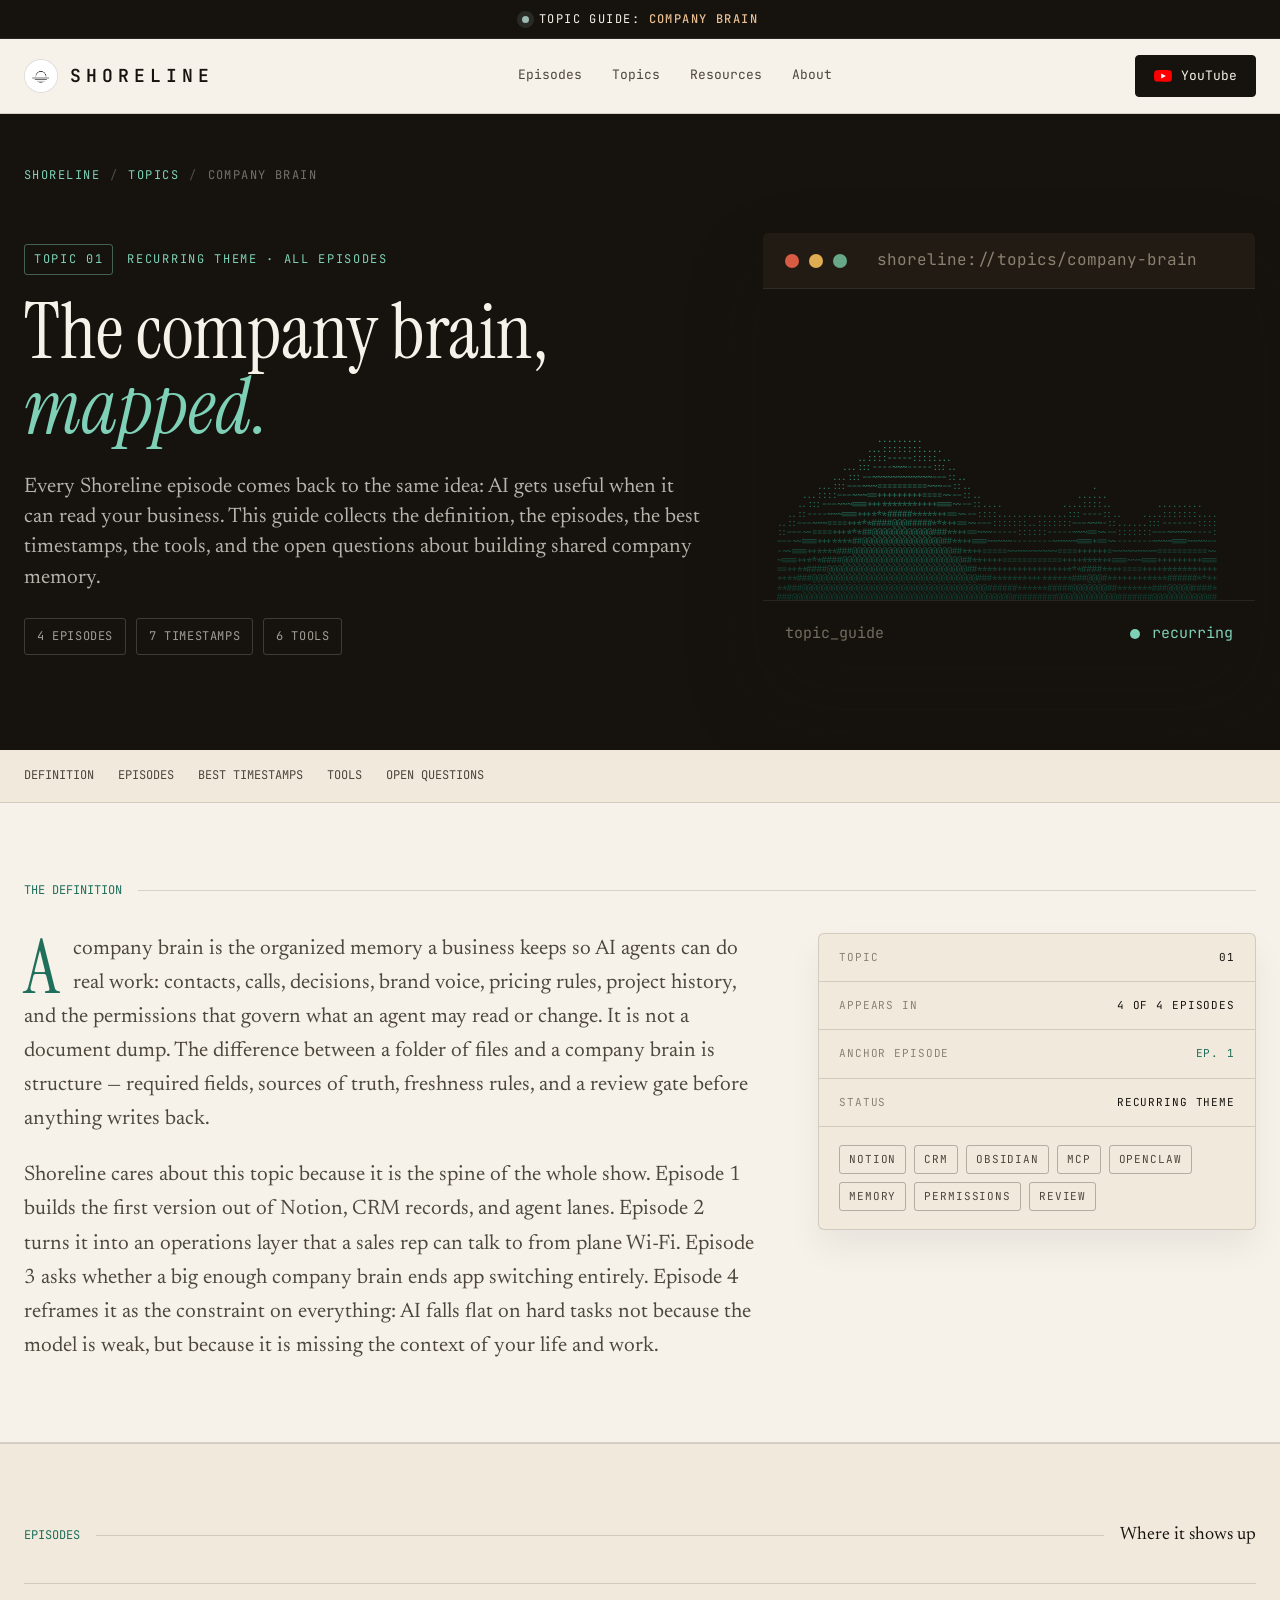
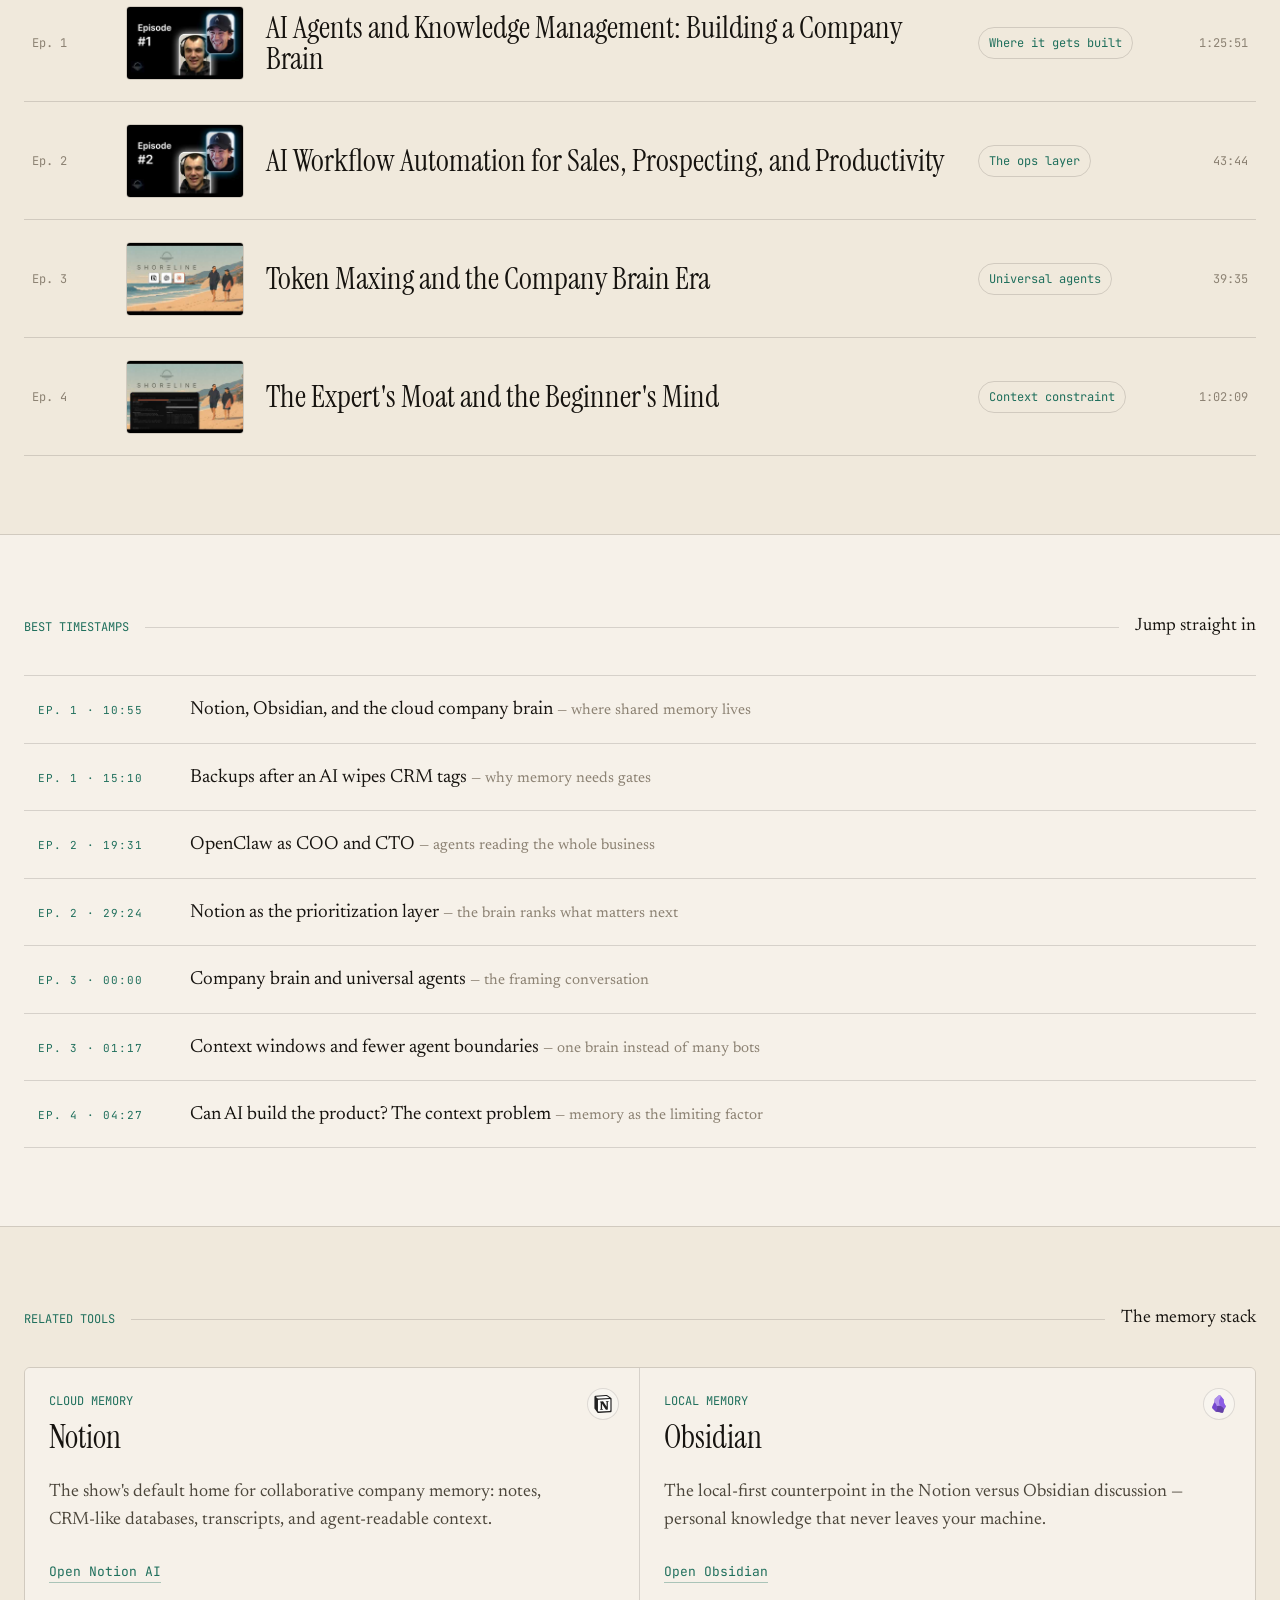
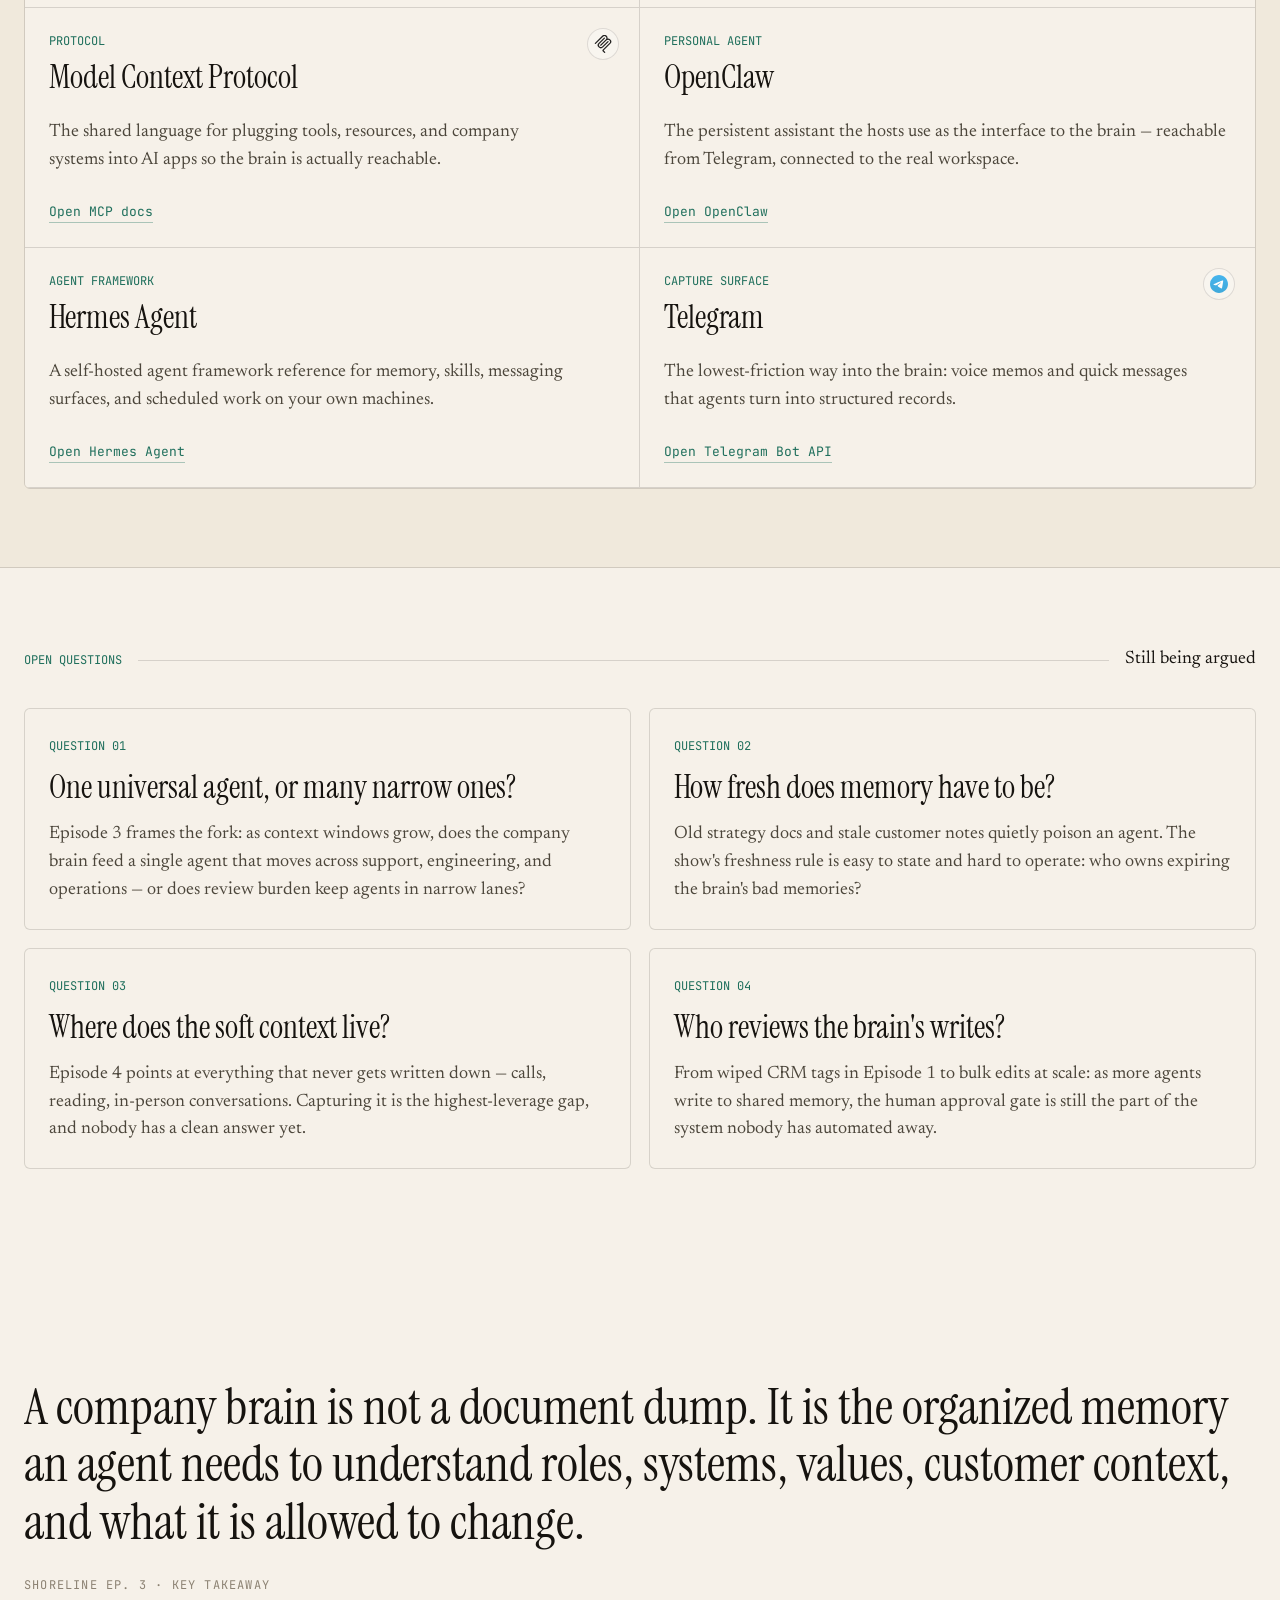
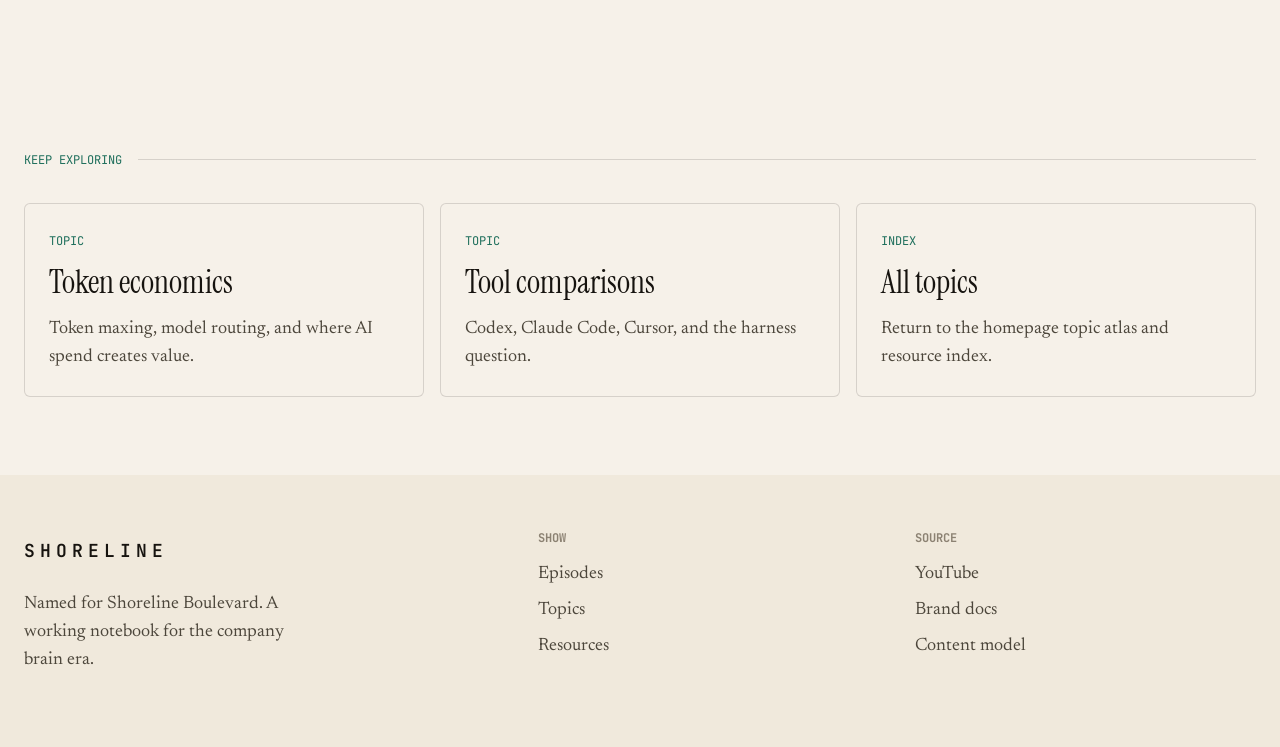
<file: topics/company-brain.html>
<!DOCTYPE html>
<html lang="en">
<head>
  <meta charset="UTF-8">
  <meta name="viewport" content="width=device-width, initial-scale=1.0">
  <!-- Google tag (gtag.js) -->
  <script async src="https://www.googletagmanager.com/gtag/js?id=G-RDH9YJ7J4G"></script>
  <script>
    window.dataLayer = window.dataLayer || [];
    function gtag(){dataLayer.push(arguments);}
    gtag('js', new Date());

    gtag('config', 'G-RDH9YJ7J4G');
  </script>
  <title>Building a Company Brain: AI Knowledge Management | Shoreline</title>
  <meta name="description" content="A Shoreline guide to the company brain: episodes, tools, timestamps, and notes on building the shared memory that makes AI agents useful inside a business.">
  <meta property="og:title" content="Building a Company Brain: AI Knowledge Management | Shoreline">
  <meta property="og:description" content="A Shoreline guide to the company brain: episodes, tools, timestamps, and notes on building the shared memory that makes AI agents useful inside a business.">
  <meta property="og:url" content="https://shoreline-pod.com/topics/company-brain">
  <meta property="og:image" content="https://shoreline-pod.com/assets/images/og-image.png">
  <meta property="og:image:width" content="1200">
  <meta property="og:image:height" content="630">
  <meta property="og:image:alt" content="Shoreline">
  <meta property="og:type" content="website">
  <meta property="og:site_name" content="Shoreline">
  <meta name="theme-color" content="#f6f1e9">
  <meta name="twitter:card" content="summary_large_image">
  <meta name="twitter:title" content="Building a Company Brain: AI Knowledge Management | Shoreline">
  <meta name="twitter:description" content="A Shoreline guide to the company brain: episodes, tools, timestamps, and notes on building the shared memory that makes AI agents useful inside a business.">
  <meta name="twitter:image" content="https://shoreline-pod.com/assets/images/og-image.png">
  <link rel="canonical" href="https://shoreline-pod.com/topics/company-brain">
  <link rel="preconnect" href="https://fonts.googleapis.com">
  <link rel="preconnect" href="https://fonts.gstatic.com" crossorigin>
  <link href="https://fonts.googleapis.com/css2?family=Instrument+Serif:ital@0;1&family=Newsreader:ital,opsz,wght@0,6..72,300..600;1,6..72,300..500&family=JetBrains+Mono:wght@400;500;600&display=swap" rel="stylesheet">
  <link rel="icon" href="/assets/images/favicon.ico" sizes="any">
  <link rel="icon" type="image/png" sizes="32x32" href="/assets/images/favicon-32.png">
  <link rel="icon" type="image/png" sizes="16x16" href="/assets/images/favicon-16.png">
  <link rel="apple-touch-icon" href="/assets/images/apple-touch-icon.png">
  <link rel="manifest" href="/site.webmanifest">
  <link rel="stylesheet" href="../assets/styles.css">
  <script src="../assets/script.js" defer></script>
  <script type="application/ld+json">
  {
    "@context": "https://schema.org",
    "@graph": [
      {
        "@type": "CollectionPage",
        "@id": "https://shoreline-pod.com/topics/company-brain",
        "url": "https://shoreline-pod.com/topics/company-brain",
        "name": "Building a Company Brain: AI Knowledge Management | Shoreline",
        "description": "A Shoreline guide to the company brain: episodes, tools, timestamps, and notes on building the shared memory that makes AI agents useful inside a business.",
        "isPartOf": { "@id": "https://shoreline-pod.com/#website" },
        "about": { "@type": "Thing", "name": "Company brain" }
      },
      {
        "@type": "BreadcrumbList",
        "itemListElement": [
          { "@type": "ListItem", "position": 1, "name": "Shoreline", "item": "https://shoreline-pod.com/" },
          { "@type": "ListItem", "position": 2, "name": "Topics", "item": "https://shoreline-pod.com/#topics" },
          { "@type": "ListItem", "position": 3, "name": "Company brain", "item": "https://shoreline-pod.com/topics/company-brain" }
        ]
      }
    ]
  }
  </script>
</head>
<body class="episode-notes">
  <div class="topbar">
    <div class="wrap topbar-inner">
      <span class="live-dot" aria-hidden="true"></span>
      <span>Topic guide: <b>Company brain</b></span>
    </div>
  </div>

  <nav class="site-nav" aria-label="Primary navigation">
    <div class="wrap nav-inner">
      <a class="brand" href="../index.html#top" aria-label="Shoreline home">
        <img src="../assets/images/shoreline-avatar.jpg" alt="" class="brand-mark">
        <span>Shoreline</span>
      </a>
      <div class="nav-links">
        <a href="../index.html#episodes">Episodes</a>
        <a href="../index.html#topics">Topics</a>
        <a href="../index.html#resources">Resources</a>
        <a href="../index.html#about">About</a>
      </div>
      <a class="button button-dark" href="https://www.youtube.com/@ShorelinePod" target="_blank" rel="noreferrer">
        <img class="button-logo" src="../assets/logos/youtube.svg" alt="">
        <span>YouTube</span>
      </a>
    </div>
  </nav>

  <div class="mobile-jump-nav" aria-label="Mobile topic navigation">
    <div class="wrap mobile-jump-inner">
      <a href="#definition">Definition</a>
      <a href="#episodes">Episodes</a>
      <a href="#timestamps">Timestamps</a>
      <a href="#tools">Tools</a>
      <a href="#questions">Questions</a>
    </div>
  </div>

  <main id="top">
    <header class="episode-hero">
      <div class="wrap">
        <div class="episode-crumb">
          <a href="../index.html#top">Shoreline</a>
          <span class="crumb-sep" aria-hidden="true">/</span>
          <a href="../index.html#topics">Topics</a>
          <span class="crumb-sep" aria-hidden="true">/</span>
          <span>Company brain</span>
        </div>
        <div class="episode-hero-grid">
          <div class="episode-head">
            <div class="episode-key">
              <span class="key-pill">TOPIC 01</span>
              <span>Recurring theme · All episodes</span>
            </div>
            <h1>The company brain, <em>mapped.</em></h1>
            <p class="episode-summary">Every Shoreline episode comes back to the same idea: AI gets useful when it can read your business. This guide collects the definition, the episodes, the best timestamps, the tools, and the open questions about building shared company memory.</p>
            <div class="episode-meta-line" aria-label="Topic metadata">
              <span class="meta-pill">4 episodes</span>
              <span class="meta-pill">7 timestamps</span>
              <span class="meta-pill">6 tools</span>
            </div>
          </div>

          <aside class="terminal-panel" aria-label="Animated Shoreline waveform">
            <div class="terminal-bar">
              <span class="terminal-dot dot-red"></span>
              <span class="terminal-dot dot-yellow"></span>
              <span class="terminal-dot dot-green"></span>
              <span class="terminal-path">shoreline://topics/company-brain</span>
            </div>
            <pre class="ascii-wave" aria-hidden="true"></pre>
            <div class="terminal-foot">
              <span>topic_guide</span>
              <span class="recording-dot"><i></i>recurring</span>
            </div>
          </aside>
        </div>
      </div>
    </header>

    <div class="notes-nav" aria-label="Topic guide navigation">
      <div class="wrap notes-nav-inner">
        <a href="#definition">Definition</a>
        <a href="#episodes">Episodes</a>
        <a href="#timestamps">Best timestamps</a>
        <a href="#tools">Tools</a>
        <a href="#questions">Open questions</a>
      </div>
    </div>

    <section class="notes-section episode-gist" id="definition">
      <div class="wrap">
        <div class="label-row"><span class="eyebrow">The definition</span><span class="rule"></span></div>
        <div class="gist-grid">
          <div class="gist-body">
            <p class="drop">A company brain is the organized memory a business keeps so AI agents can do real work: contacts, calls, decisions, brand voice, pricing rules, project history, and the permissions that govern what an agent may read or change. It is not a document dump. The difference between a folder of files and a company brain is structure — required fields, sources of truth, freshness rules, and a review gate before anything writes back.</p>
            <p>Shoreline cares about this topic because it is the spine of the whole show. Episode 1 builds the first version out of Notion, CRM records, and agent lanes. Episode 2 turns it into an operations layer that a sales rep can talk to from plane Wi-Fi. Episode 3 asks whether a big enough company brain ends app switching entirely. Episode 4 reframes it as the constraint on everything: AI falls flat on hard tasks not because the model is weak, but because it is missing the context of your life and work.</p>
          </div>
          <aside class="fact-panel" aria-label="Topic facts">
            <div class="fact-row"><span class="fact-key">Topic</span><span class="fact-value">01</span></div>
            <div class="fact-row"><span class="fact-key">Appears in</span><span class="fact-value">4 of 4 episodes</span></div>
            <div class="fact-row"><span class="fact-key">Anchor episode</span><span class="fact-value teal">Ep. 1</span></div>
            <div class="fact-row"><span class="fact-key">Status</span><span class="fact-value">Recurring theme</span></div>
            <div class="chips">
              <span class="chip">Notion</span>
              <span class="chip">CRM</span>
              <span class="chip">Obsidian</span>
              <span class="chip">MCP</span>
              <span class="chip">OpenClaw</span>
              <span class="chip">Memory</span>
              <span class="chip">Permissions</span>
              <span class="chip">Review</span>
            </div>
          </aside>
        </div>
      </div>
    </section>

    <section class="notes-section alt" id="episodes">
      <div class="wrap">
        <div class="label-row"><span class="eyebrow">Episodes</span><span class="rule"></span><span class="mono ink-faint">Where it shows up</span></div>
        <div class="episode-list">
          <a class="episode-row" href="../episodes/episode-1.html">
            <span class="episode-num">Ep. 1</span>
            <img src="../assets/images/episode-1.jpg" alt="" class="episode-thumb" width="480" height="360" loading="lazy">
            <span class="episode-title">AI Agents and Knowledge Management: Building a Company Brain</span>
            <span class="episode-tag">Where it gets built</span>
            <span class="episode-duration">1:25:51</span>
          </a>
          <a class="episode-row" href="../episodes/episode-2.html">
            <span class="episode-num">Ep. 2</span>
            <img src="../assets/images/episode-2.jpg" alt="" class="episode-thumb" width="480" height="360" loading="lazy">
            <span class="episode-title">AI Workflow Automation for Sales, Prospecting, and Productivity</span>
            <span class="episode-tag">The ops layer</span>
            <span class="episode-duration">43:44</span>
          </a>
          <a class="episode-row" href="../episodes/episode-3.html">
            <span class="episode-num">Ep. 3</span>
            <img src="../assets/images/episode-3.jpg" alt="" class="episode-thumb" width="480" height="360" loading="lazy">
            <span class="episode-title">Token Maxing and the Company Brain Era</span>
            <span class="episode-tag">Universal agents</span>
            <span class="episode-duration">39:35</span>
          </a>
          <a class="episode-row" href="../episodes/episode-4.html">
            <span class="episode-num">Ep. 4</span>
            <img src="../assets/images/episode-4.jpg" alt="" class="episode-thumb" width="480" height="360" loading="lazy">
            <span class="episode-title">The Expert's Moat and the Beginner's Mind</span>
            <span class="episode-tag">Context constraint</span>
            <span class="episode-duration">1:02:09</span>
          </a>
        </div>
      </div>
    </section>

    <section class="notes-section" id="timestamps">
      <div class="wrap">
        <div class="label-row"><span class="eyebrow">Best timestamps</span><span class="rule"></span><span class="mono ink-faint">Jump straight in</span></div>
        <div class="reference-list">
          <a class="reference-row" href="https://www.youtube.com/watch?v=VUoDvinLPl4&amp;t=655s" target="_blank" rel="noreferrer"><span class="reference-type">Ep. 1 · 10:55</span><span class="reference-title">Notion, Obsidian, and the cloud company brain <span>— where shared memory lives</span></span><span class="chapter-arrow">↗</span></a>
          <a class="reference-row" href="https://www.youtube.com/watch?v=VUoDvinLPl4&amp;t=910s" target="_blank" rel="noreferrer"><span class="reference-type">Ep. 1 · 15:10</span><span class="reference-title">Backups after an AI wipes CRM tags <span>— why memory needs gates</span></span><span class="chapter-arrow">↗</span></a>
          <a class="reference-row" href="https://www.youtube.com/watch?v=hC9rO6xecUk&amp;t=1171s" target="_blank" rel="noreferrer"><span class="reference-type">Ep. 2 · 19:31</span><span class="reference-title">OpenClaw as COO and CTO <span>— agents reading the whole business</span></span><span class="chapter-arrow">↗</span></a>
          <a class="reference-row" href="https://www.youtube.com/watch?v=hC9rO6xecUk&amp;t=1764s" target="_blank" rel="noreferrer"><span class="reference-type">Ep. 2 · 29:24</span><span class="reference-title">Notion as the prioritization layer <span>— the brain ranks what matters next</span></span><span class="chapter-arrow">↗</span></a>
          <a class="reference-row" href="https://www.youtube.com/watch?v=Fzl7IqTfpsE&amp;t=0s" target="_blank" rel="noreferrer"><span class="reference-type">Ep. 3 · 00:00</span><span class="reference-title">Company brain and universal agents <span>— the framing conversation</span></span><span class="chapter-arrow">↗</span></a>
          <a class="reference-row" href="https://www.youtube.com/watch?v=Fzl7IqTfpsE&amp;t=77s" target="_blank" rel="noreferrer"><span class="reference-type">Ep. 3 · 01:17</span><span class="reference-title">Context windows and fewer agent boundaries <span>— one brain instead of many bots</span></span><span class="chapter-arrow">↗</span></a>
          <a class="reference-row" href="https://www.youtube.com/watch?v=lHUx8sn6-Rg&amp;t=267s" target="_blank" rel="noreferrer"><span class="reference-type">Ep. 4 · 04:27</span><span class="reference-title">Can AI build the product? The context problem <span>— memory as the limiting factor</span></span><span class="chapter-arrow">↗</span></a>
        </div>
      </div>
    </section>

    <section class="notes-section alt" id="tools">
      <div class="wrap">
        <div class="label-row"><span class="eyebrow">Related tools</span><span class="rule"></span><span class="mono ink-faint">The memory stack</span></div>
        <div class="resource-list">
          <article class="resource-note" data-logo="notion">
            <span>Cloud memory</span>
            <h3>Notion</h3>
            <p>The show's default home for collaborative company memory: notes, CRM-like databases, transcripts, and agent-readable context.</p>
            <a class="text-link" href="https://www.notion.com/product/ai" target="_blank" rel="noreferrer">Open Notion AI</a>
          </article>
          <article class="resource-note" data-logo="obsidian">
            <span>Local memory</span>
            <h3>Obsidian</h3>
            <p>The local-first counterpoint in the Notion versus Obsidian discussion — personal knowledge that never leaves your machine.</p>
            <a class="text-link" href="https://obsidian.md/" target="_blank" rel="noreferrer">Open Obsidian</a>
          </article>
          <article class="resource-note" data-logo="mcp">
            <span>Protocol</span>
            <h3>Model Context Protocol</h3>
            <p>The shared language for plugging tools, resources, and company systems into AI apps so the brain is actually reachable.</p>
            <a class="text-link" href="https://modelcontextprotocol.io/docs/learn/architecture" target="_blank" rel="noreferrer">Open MCP docs</a>
          </article>
          <article class="resource-note">
            <span>Personal agent</span>
            <h3>OpenClaw</h3>
            <p>The persistent assistant the hosts use as the interface to the brain — reachable from Telegram, connected to the real workspace.</p>
            <a class="text-link" href="https://openclaw.ai/" target="_blank" rel="noreferrer">Open OpenClaw</a>
          </article>
          <article class="resource-note">
            <span>Agent framework</span>
            <h3>Hermes Agent</h3>
            <p>A self-hosted agent framework reference for memory, skills, messaging surfaces, and scheduled work on your own machines.</p>
            <a class="text-link" href="https://github.com/NousResearch/hermes-agent" target="_blank" rel="noreferrer">Open Hermes Agent</a>
          </article>
          <article class="resource-note" data-logo="telegram">
            <span>Capture surface</span>
            <h3>Telegram</h3>
            <p>The lowest-friction way into the brain: voice memos and quick messages that agents turn into structured records.</p>
            <a class="text-link" href="https://core.telegram.org/bots/api" target="_blank" rel="noreferrer">Open Telegram Bot API</a>
          </article>
        </div>
      </div>
    </section>

    <section class="notes-section" id="questions">
      <div class="wrap">
        <div class="label-row"><span class="eyebrow">Open questions</span><span class="rule"></span><span class="mono ink-faint">Still being argued</span></div>
        <div class="guide-grid">
          <article class="guide-card">
            <span>Question 01</span>
            <h3>One universal agent, or many narrow ones?</h3>
            <p>Episode 3 frames the fork: as context windows grow, does the company brain feed a single agent that moves across support, engineering, and operations — or does review burden keep agents in narrow lanes?</p>
          </article>
          <article class="guide-card">
            <span>Question 02</span>
            <h3>How fresh does memory have to be?</h3>
            <p>Old strategy docs and stale customer notes quietly poison an agent. The show's freshness rule is easy to state and hard to operate: who owns expiring the brain's bad memories?</p>
          </article>
          <article class="guide-card">
            <span>Question 03</span>
            <h3>Where does the soft context live?</h3>
            <p>Episode 4 points at everything that never gets written down — calls, reading, in-person conversations. Capturing it is the highest-leverage gap, and nobody has a clean answer yet.</p>
          </article>
          <article class="guide-card">
            <span>Question 04</span>
            <h3>Who reviews the brain's writes?</h3>
            <p>From wiped CRM tags in Episode 1 to bulk edits at scale: as more agents write to shared memory, the human approval gate is still the part of the system nobody has automated away.</p>
          </article>
        </div>
      </div>
    </section>

    <section class="notes-section">
      <div class="wrap">
        <div class="quote-panel">
          <span class="qmark">“</span>
          <p>A company brain is not a document dump. It is the organized memory an agent needs to understand roles, systems, values, customer context, and what it is allowed to change.</p>
          <cite>Shoreline Ep. 3 · key takeaway</cite>
        </div>
      </div>
    </section>

    <section class="notes-section" id="related">
      <div class="wrap">
        <div class="label-row"><span class="eyebrow">Keep exploring</span><span class="rule"></span></div>
        <div class="related-grid">
          <a class="related-card" href="token-economics.html">
            <span>Topic</span>
            <h3>Token economics</h3>
            <p>Token maxing, model routing, and where AI spend creates value.</p>
          </a>
          <a class="related-card" href="tool-comparisons.html">
            <span>Topic</span>
            <h3>Tool comparisons</h3>
            <p>Codex, Claude Code, Cursor, and the harness question.</p>
          </a>
          <a class="related-card" href="../index.html#topics">
            <span>Index</span>
            <h3>All topics</h3>
            <p>Return to the homepage topic atlas and resource index.</p>
          </a>
        </div>
      </div>
    </section>
  </main>

  <footer class="site-footer">
    <div class="wrap footer-grid">
      <div>
        <a class="footer-brand" href="../index.html#top">Shoreline</a>
        <p>Named for Shoreline Boulevard. A working notebook for the company brain era.</p>
      </div>
      <div>
        <h2>Show</h2>
        <a href="../index.html#episodes">Episodes</a>
        <a href="../index.html#topics">Topics</a>
        <a href="../index.html#resources">Resources</a>
      </div>
      <div>
        <h2>Source</h2>
        <a href="https://www.youtube.com/@ShorelinePod" target="_blank" rel="noreferrer">YouTube</a>
        <a href="../BRAND.md">Brand docs</a>
        <a href="../docs/website-content-model.md">Content model</a>
      </div>
    </div>
  </footer>
</body>
</html>
</file>
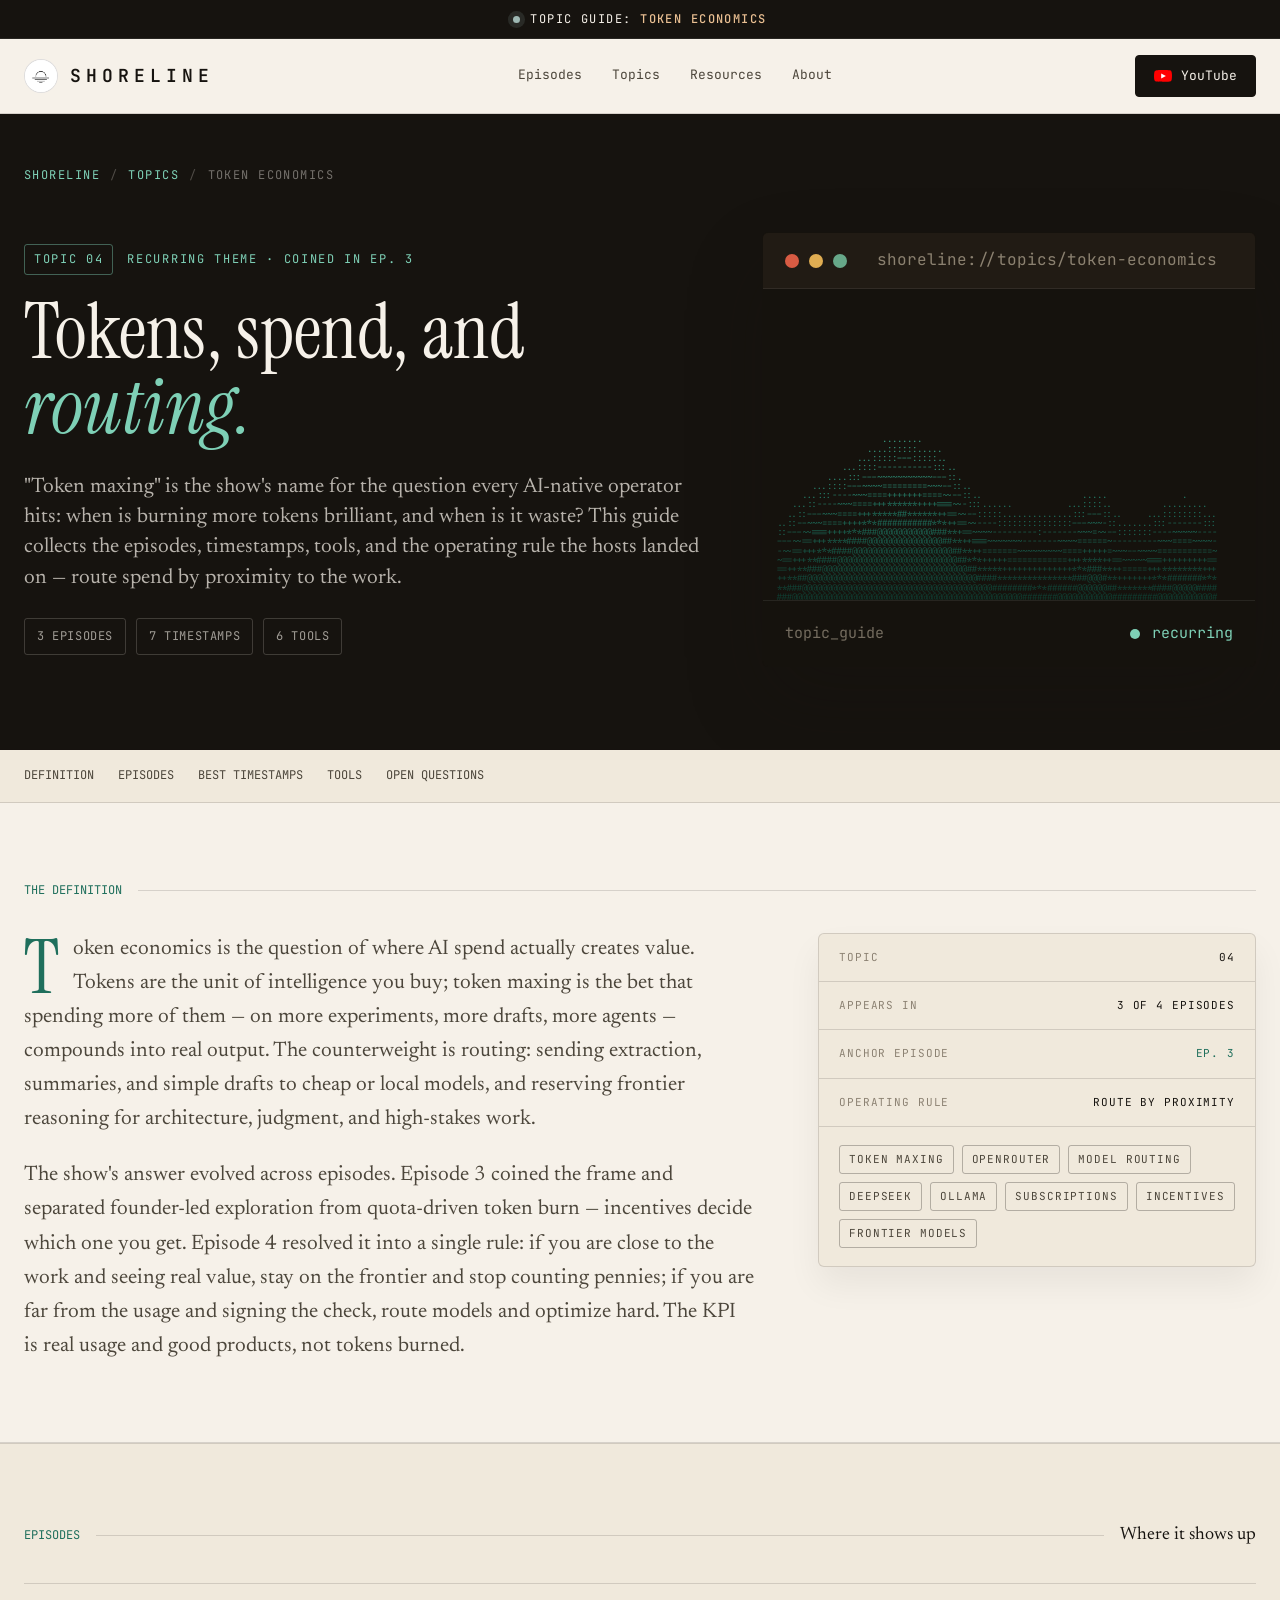
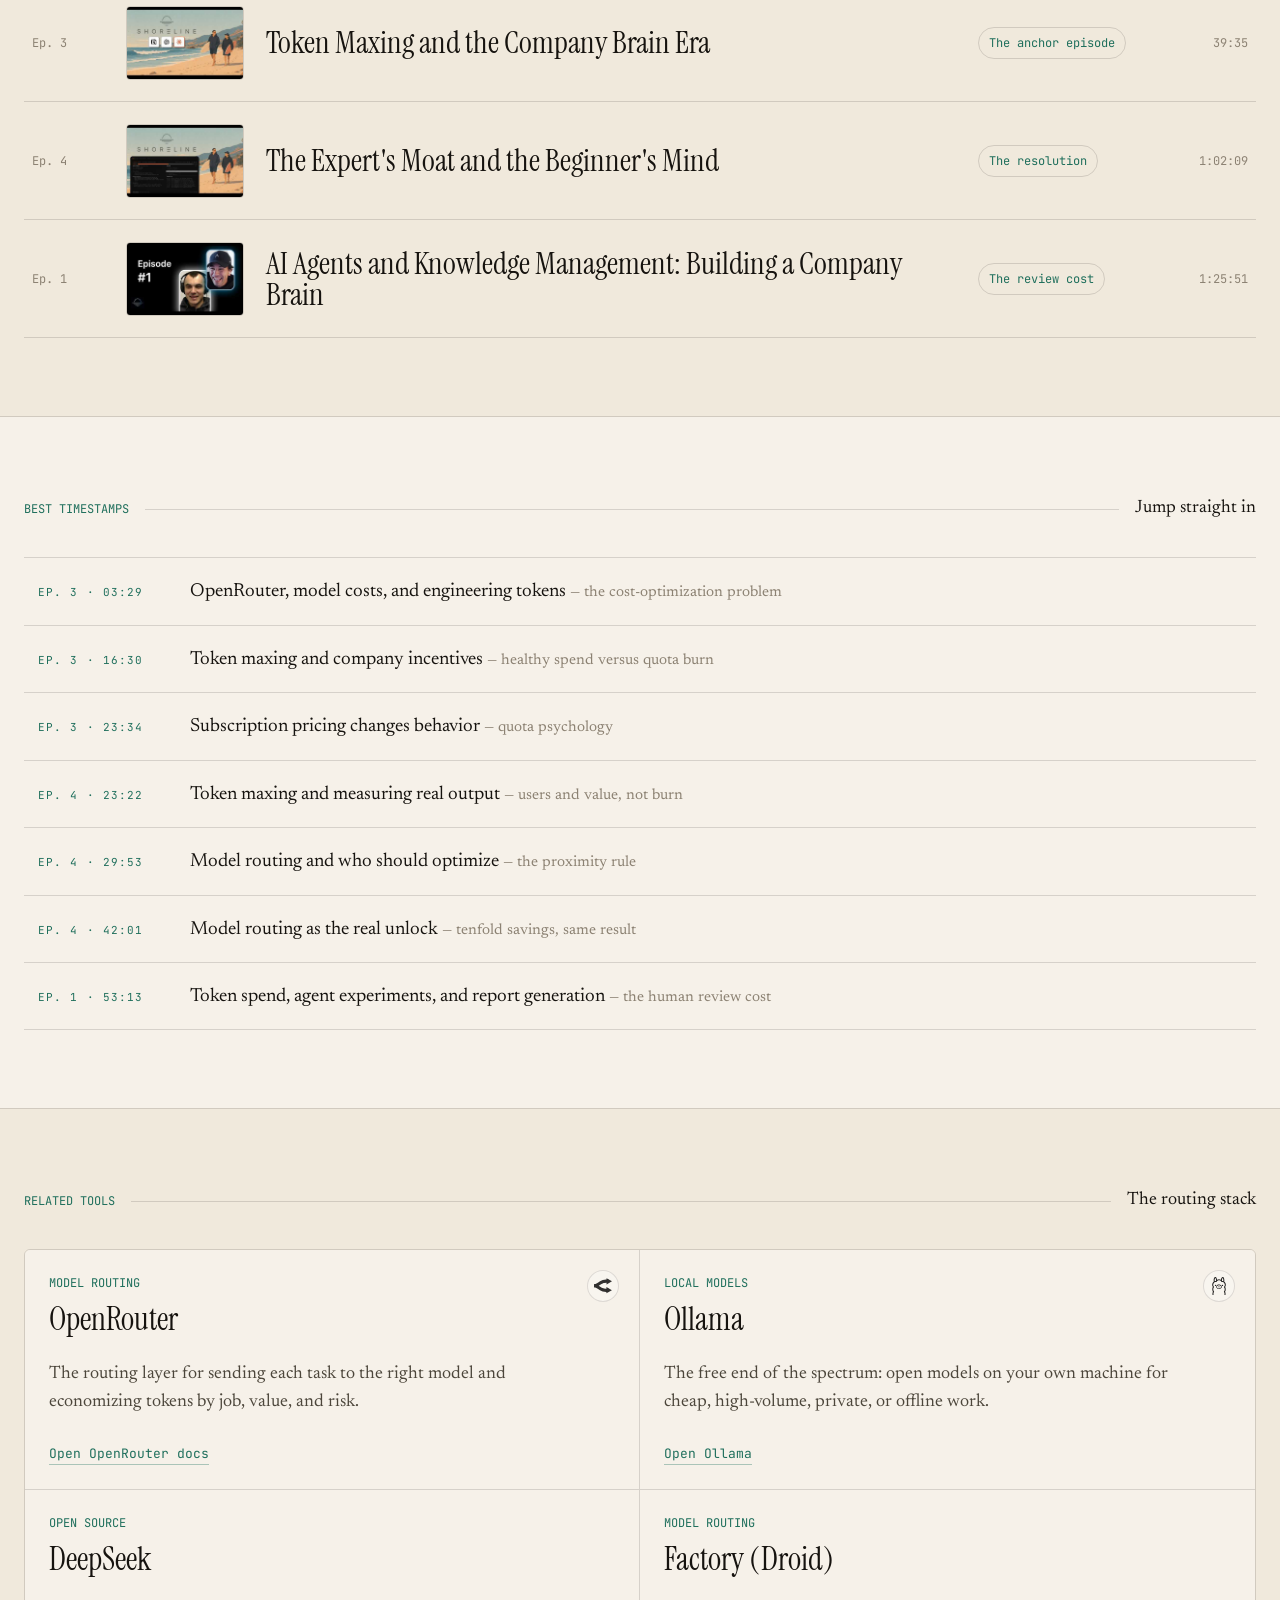
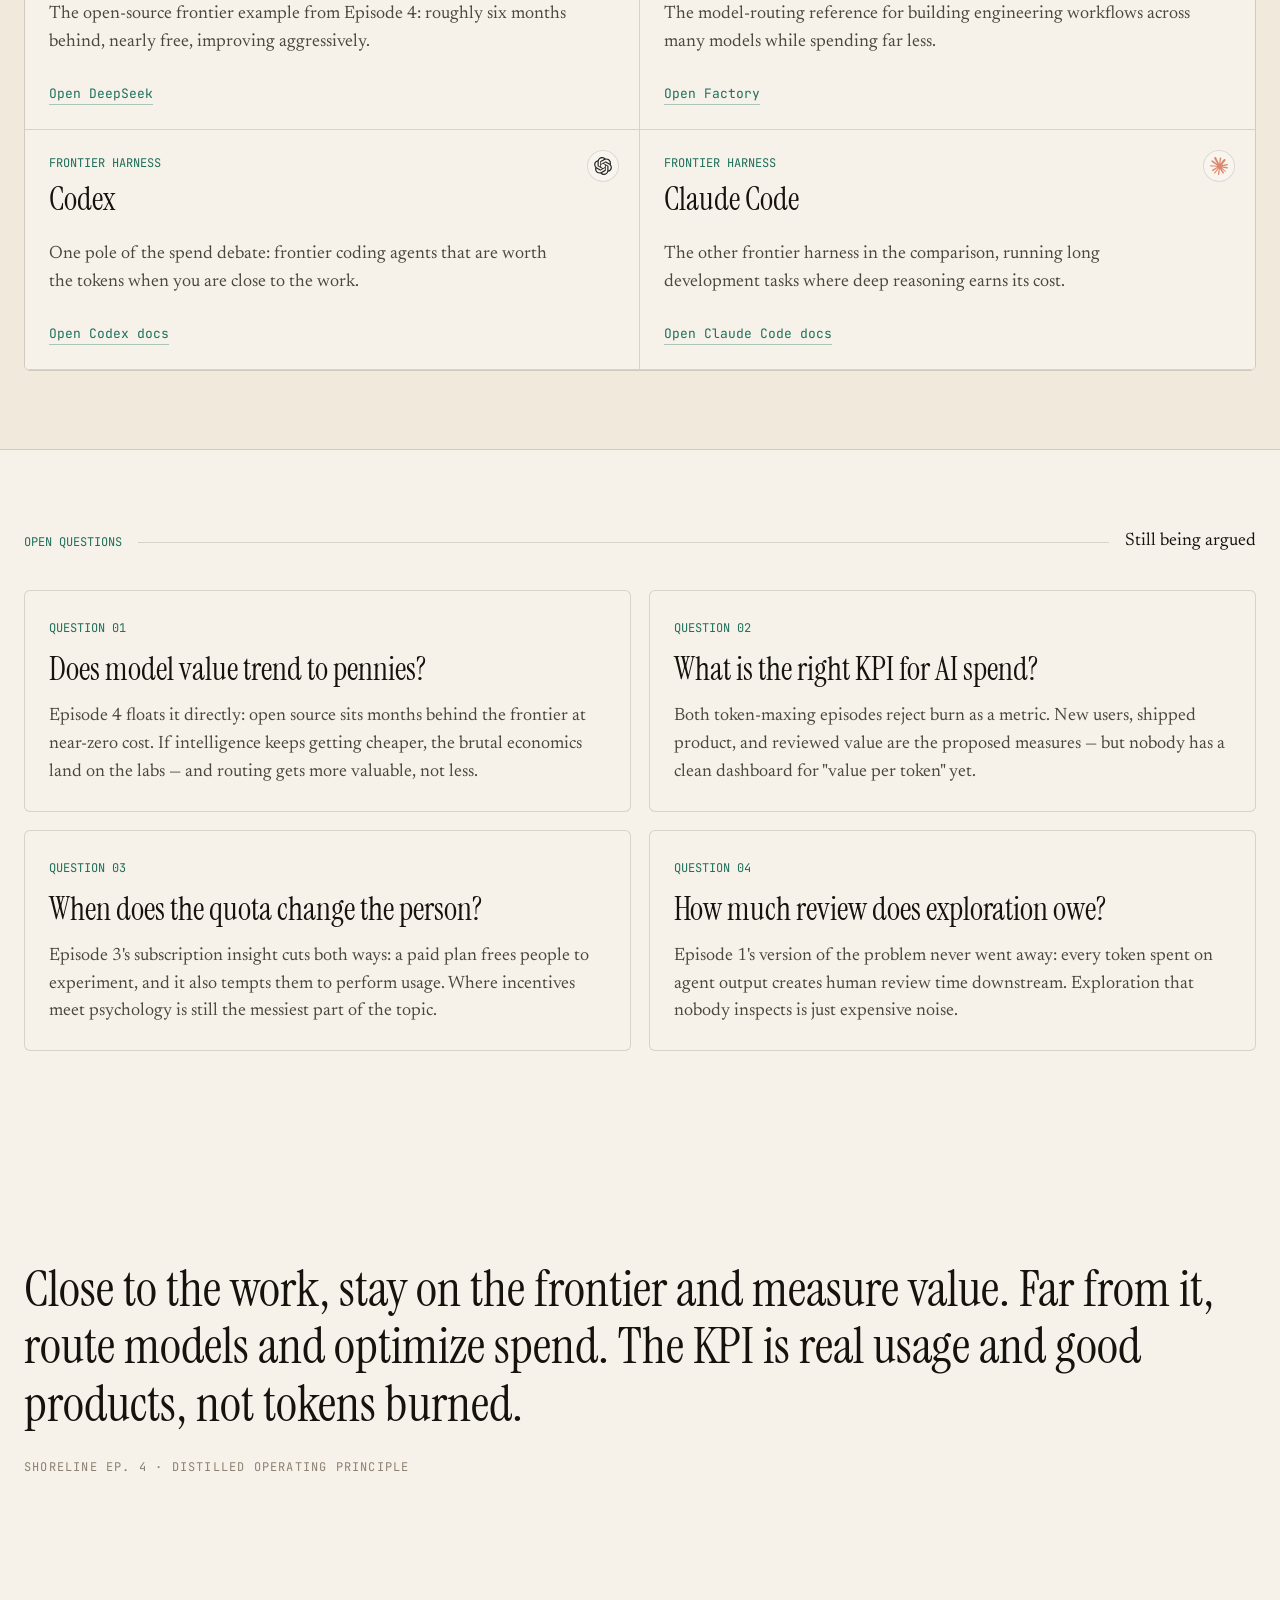
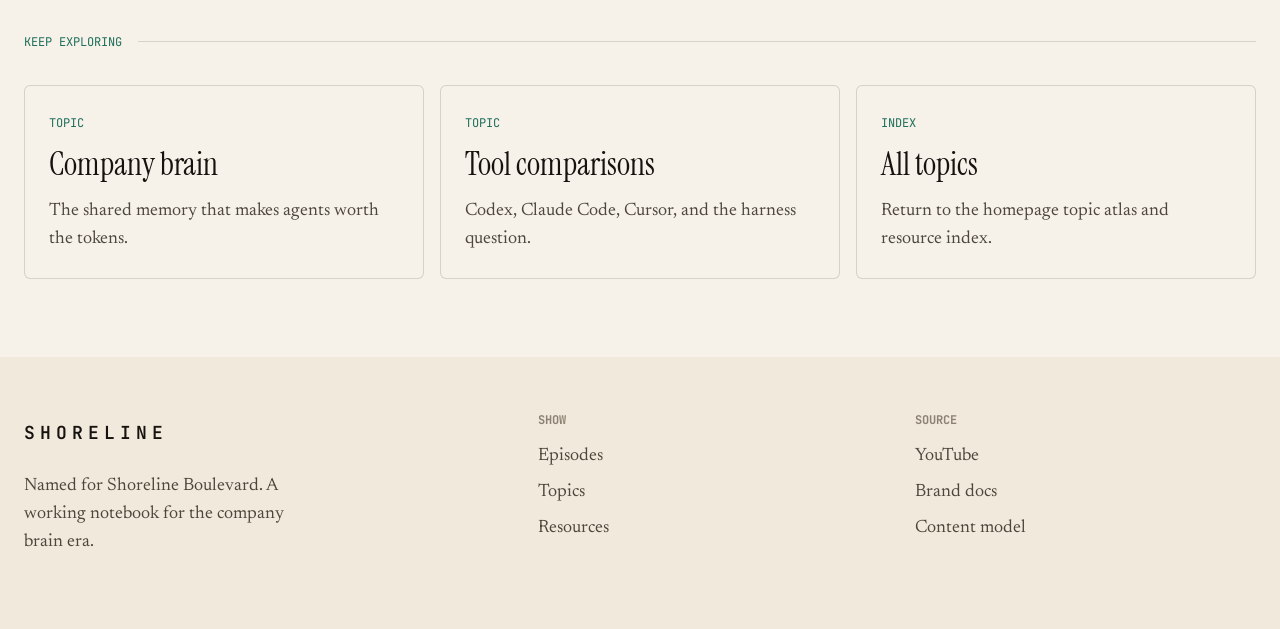
<file: topics/token-economics.html>
<!DOCTYPE html>
<html lang="en">
<head>
  <meta charset="UTF-8">
  <meta name="viewport" content="width=device-width, initial-scale=1.0">
  <!-- Google tag (gtag.js) -->
  <script async src="https://www.googletagmanager.com/gtag/js?id=G-RDH9YJ7J4G"></script>
  <script>
    window.dataLayer = window.dataLayer || [];
    function gtag(){dataLayer.push(arguments);}
    gtag('js', new Date());

    gtag('config', 'G-RDH9YJ7J4G');
  </script>
  <title>Token Maxing and Model Routing: AI Token Economics | Shoreline</title>
  <meta name="description" content="A Shoreline guide to token economics: episodes, tools, timestamps, and notes on token maxing, model routing, AI spend incentives, and open-source fallbacks.">
  <meta property="og:title" content="Token Maxing and Model Routing: AI Token Economics | Shoreline">
  <meta property="og:description" content="A Shoreline guide to token economics: episodes, tools, timestamps, and notes on token maxing, model routing, AI spend incentives, and open-source fallbacks.">
  <meta property="og:url" content="https://shoreline-pod.com/topics/token-economics">
  <meta property="og:image" content="https://shoreline-pod.com/assets/images/og-image.png">
  <meta property="og:image:width" content="1200">
  <meta property="og:image:height" content="630">
  <meta property="og:image:alt" content="Shoreline">
  <meta property="og:type" content="website">
  <meta property="og:site_name" content="Shoreline">
  <meta name="theme-color" content="#f6f1e9">
  <meta name="twitter:card" content="summary_large_image">
  <meta name="twitter:title" content="Token Maxing and Model Routing: AI Token Economics | Shoreline">
  <meta name="twitter:description" content="A Shoreline guide to token economics: episodes, tools, timestamps, and notes on token maxing, model routing, AI spend incentives, and open-source fallbacks.">
  <meta name="twitter:image" content="https://shoreline-pod.com/assets/images/og-image.png">
  <link rel="canonical" href="https://shoreline-pod.com/topics/token-economics">
  <link rel="preconnect" href="https://fonts.googleapis.com">
  <link rel="preconnect" href="https://fonts.gstatic.com" crossorigin>
  <link href="https://fonts.googleapis.com/css2?family=Instrument+Serif:ital@0;1&family=Newsreader:ital,opsz,wght@0,6..72,300..600;1,6..72,300..500&family=JetBrains+Mono:wght@400;500;600&display=swap" rel="stylesheet">
  <link rel="icon" href="/assets/images/favicon.ico" sizes="any">
  <link rel="icon" type="image/png" sizes="32x32" href="/assets/images/favicon-32.png">
  <link rel="icon" type="image/png" sizes="16x16" href="/assets/images/favicon-16.png">
  <link rel="apple-touch-icon" href="/assets/images/apple-touch-icon.png">
  <link rel="manifest" href="/site.webmanifest">
  <link rel="stylesheet" href="../assets/styles.css">
  <script src="../assets/script.js" defer></script>
  <script type="application/ld+json">
  {
    "@context": "https://schema.org",
    "@graph": [
      {
        "@type": "CollectionPage",
        "@id": "https://shoreline-pod.com/topics/token-economics",
        "url": "https://shoreline-pod.com/topics/token-economics",
        "name": "Token Maxing and Model Routing: AI Token Economics | Shoreline",
        "description": "A Shoreline guide to token economics: episodes, tools, timestamps, and notes on token maxing, model routing, AI spend incentives, and open-source fallbacks.",
        "isPartOf": { "@id": "https://shoreline-pod.com/#website" },
        "about": { "@type": "Thing", "name": "Token economics" }
      },
      {
        "@type": "BreadcrumbList",
        "itemListElement": [
          { "@type": "ListItem", "position": 1, "name": "Shoreline", "item": "https://shoreline-pod.com/" },
          { "@type": "ListItem", "position": 2, "name": "Topics", "item": "https://shoreline-pod.com/#topics" },
          { "@type": "ListItem", "position": 3, "name": "Token economics", "item": "https://shoreline-pod.com/topics/token-economics" }
        ]
      }
    ]
  }
  </script>
</head>
<body class="episode-notes">
  <div class="topbar">
    <div class="wrap topbar-inner">
      <span class="live-dot" aria-hidden="true"></span>
      <span>Topic guide: <b>Token economics</b></span>
    </div>
  </div>

  <nav class="site-nav" aria-label="Primary navigation">
    <div class="wrap nav-inner">
      <a class="brand" href="../index.html#top" aria-label="Shoreline home">
        <img src="../assets/images/shoreline-avatar.jpg" alt="" class="brand-mark">
        <span>Shoreline</span>
      </a>
      <div class="nav-links">
        <a href="../index.html#episodes">Episodes</a>
        <a href="../index.html#topics">Topics</a>
        <a href="../index.html#resources">Resources</a>
        <a href="../index.html#about">About</a>
      </div>
      <a class="button button-dark" href="https://www.youtube.com/@ShorelinePod" target="_blank" rel="noreferrer">
        <img class="button-logo" src="../assets/logos/youtube.svg" alt="">
        <span>YouTube</span>
      </a>
    </div>
  </nav>

  <div class="mobile-jump-nav" aria-label="Mobile topic navigation">
    <div class="wrap mobile-jump-inner">
      <a href="#definition">Definition</a>
      <a href="#episodes">Episodes</a>
      <a href="#timestamps">Timestamps</a>
      <a href="#tools">Tools</a>
      <a href="#questions">Questions</a>
    </div>
  </div>

  <main id="top">
    <header class="episode-hero">
      <div class="wrap">
        <div class="episode-crumb">
          <a href="../index.html#top">Shoreline</a>
          <span class="crumb-sep" aria-hidden="true">/</span>
          <a href="../index.html#topics">Topics</a>
          <span class="crumb-sep" aria-hidden="true">/</span>
          <span>Token economics</span>
        </div>
        <div class="episode-hero-grid">
          <div class="episode-head">
            <div class="episode-key">
              <span class="key-pill">TOPIC 04</span>
              <span>Recurring theme · Coined in Ep. 3</span>
            </div>
            <h1>Tokens, spend, and <em>routing.</em></h1>
            <p class="episode-summary">"Token maxing" is the show's name for the question every AI-native operator hits: when is burning more tokens brilliant, and when is it waste? This guide collects the episodes, timestamps, tools, and the operating rule the hosts landed on — route spend by proximity to the work.</p>
            <div class="episode-meta-line" aria-label="Topic metadata">
              <span class="meta-pill">3 episodes</span>
              <span class="meta-pill">7 timestamps</span>
              <span class="meta-pill">6 tools</span>
            </div>
          </div>

          <aside class="terminal-panel" aria-label="Animated Shoreline waveform">
            <div class="terminal-bar">
              <span class="terminal-dot dot-red"></span>
              <span class="terminal-dot dot-yellow"></span>
              <span class="terminal-dot dot-green"></span>
              <span class="terminal-path">shoreline://topics/token-economics</span>
            </div>
            <pre class="ascii-wave" aria-hidden="true"></pre>
            <div class="terminal-foot">
              <span>topic_guide</span>
              <span class="recording-dot"><i></i>recurring</span>
            </div>
          </aside>
        </div>
      </div>
    </header>

    <div class="notes-nav" aria-label="Topic guide navigation">
      <div class="wrap notes-nav-inner">
        <a href="#definition">Definition</a>
        <a href="#episodes">Episodes</a>
        <a href="#timestamps">Best timestamps</a>
        <a href="#tools">Tools</a>
        <a href="#questions">Open questions</a>
      </div>
    </div>

    <section class="notes-section episode-gist" id="definition">
      <div class="wrap">
        <div class="label-row"><span class="eyebrow">The definition</span><span class="rule"></span></div>
        <div class="gist-grid">
          <div class="gist-body">
            <p class="drop">Token economics is the question of where AI spend actually creates value. Tokens are the unit of intelligence you buy; token maxing is the bet that spending more of them — on more experiments, more drafts, more agents — compounds into real output. The counterweight is routing: sending extraction, summaries, and simple drafts to cheap or local models, and reserving frontier reasoning for architecture, judgment, and high-stakes work.</p>
            <p>The show's answer evolved across episodes. Episode 3 coined the frame and separated founder-led exploration from quota-driven token burn — incentives decide which one you get. Episode 4 resolved it into a single rule: if you are close to the work and seeing real value, stay on the frontier and stop counting pennies; if you are far from the usage and signing the check, route models and optimize hard. The KPI is real usage and good products, not tokens burned.</p>
          </div>
          <aside class="fact-panel" aria-label="Topic facts">
            <div class="fact-row"><span class="fact-key">Topic</span><span class="fact-value">04</span></div>
            <div class="fact-row"><span class="fact-key">Appears in</span><span class="fact-value">3 of 4 episodes</span></div>
            <div class="fact-row"><span class="fact-key">Anchor episode</span><span class="fact-value teal">Ep. 3</span></div>
            <div class="fact-row"><span class="fact-key">Operating rule</span><span class="fact-value">Route by proximity</span></div>
            <div class="chips">
              <span class="chip">Token maxing</span>
              <span class="chip">OpenRouter</span>
              <span class="chip">Model routing</span>
              <span class="chip">DeepSeek</span>
              <span class="chip">Ollama</span>
              <span class="chip">Subscriptions</span>
              <span class="chip">Incentives</span>
              <span class="chip">Frontier models</span>
            </div>
          </aside>
        </div>
      </div>
    </section>

    <section class="notes-section alt" id="episodes">
      <div class="wrap">
        <div class="label-row"><span class="eyebrow">Episodes</span><span class="rule"></span><span class="mono ink-faint">Where it shows up</span></div>
        <div class="episode-list">
          <a class="episode-row" href="../episodes/episode-3.html">
            <span class="episode-num">Ep. 3</span>
            <img src="../assets/images/episode-3.jpg" alt="" class="episode-thumb" width="480" height="360" loading="lazy">
            <span class="episode-title">Token Maxing and the Company Brain Era</span>
            <span class="episode-tag">The anchor episode</span>
            <span class="episode-duration">39:35</span>
          </a>
          <a class="episode-row" href="../episodes/episode-4.html">
            <span class="episode-num">Ep. 4</span>
            <img src="../assets/images/episode-4.jpg" alt="" class="episode-thumb" width="480" height="360" loading="lazy">
            <span class="episode-title">The Expert's Moat and the Beginner's Mind</span>
            <span class="episode-tag">The resolution</span>
            <span class="episode-duration">1:02:09</span>
          </a>
          <a class="episode-row" href="../episodes/episode-1.html">
            <span class="episode-num">Ep. 1</span>
            <img src="../assets/images/episode-1.jpg" alt="" class="episode-thumb" width="480" height="360" loading="lazy">
            <span class="episode-title">AI Agents and Knowledge Management: Building a Company Brain</span>
            <span class="episode-tag">The review cost</span>
            <span class="episode-duration">1:25:51</span>
          </a>
        </div>
      </div>
    </section>

    <section class="notes-section" id="timestamps">
      <div class="wrap">
        <div class="label-row"><span class="eyebrow">Best timestamps</span><span class="rule"></span><span class="mono ink-faint">Jump straight in</span></div>
        <div class="reference-list">
          <a class="reference-row" href="https://www.youtube.com/watch?v=Fzl7IqTfpsE&amp;t=209s" target="_blank" rel="noreferrer"><span class="reference-type">Ep. 3 · 03:29</span><span class="reference-title">OpenRouter, model costs, and engineering tokens <span>— the cost-optimization problem</span></span><span class="chapter-arrow">↗</span></a>
          <a class="reference-row" href="https://www.youtube.com/watch?v=Fzl7IqTfpsE&amp;t=990s" target="_blank" rel="noreferrer"><span class="reference-type">Ep. 3 · 16:30</span><span class="reference-title">Token maxing and company incentives <span>— healthy spend versus quota burn</span></span><span class="chapter-arrow">↗</span></a>
          <a class="reference-row" href="https://www.youtube.com/watch?v=Fzl7IqTfpsE&amp;t=1414s" target="_blank" rel="noreferrer"><span class="reference-type">Ep. 3 · 23:34</span><span class="reference-title">Subscription pricing changes behavior <span>— quota psychology</span></span><span class="chapter-arrow">↗</span></a>
          <a class="reference-row" href="https://www.youtube.com/watch?v=lHUx8sn6-Rg&amp;t=1402s" target="_blank" rel="noreferrer"><span class="reference-type">Ep. 4 · 23:22</span><span class="reference-title">Token maxing and measuring real output <span>— users and value, not burn</span></span><span class="chapter-arrow">↗</span></a>
          <a class="reference-row" href="https://www.youtube.com/watch?v=lHUx8sn6-Rg&amp;t=1793s" target="_blank" rel="noreferrer"><span class="reference-type">Ep. 4 · 29:53</span><span class="reference-title">Model routing and who should optimize <span>— the proximity rule</span></span><span class="chapter-arrow">↗</span></a>
          <a class="reference-row" href="https://www.youtube.com/watch?v=lHUx8sn6-Rg&amp;t=2521s" target="_blank" rel="noreferrer"><span class="reference-type">Ep. 4 · 42:01</span><span class="reference-title">Model routing as the real unlock <span>— tenfold savings, same result</span></span><span class="chapter-arrow">↗</span></a>
          <a class="reference-row" href="https://www.youtube.com/watch?v=VUoDvinLPl4&amp;t=3193s" target="_blank" rel="noreferrer"><span class="reference-type">Ep. 1 · 53:13</span><span class="reference-title">Token spend, agent experiments, and report generation <span>— the human review cost</span></span><span class="chapter-arrow">↗</span></a>
        </div>
      </div>
    </section>

    <section class="notes-section alt" id="tools">
      <div class="wrap">
        <div class="label-row"><span class="eyebrow">Related tools</span><span class="rule"></span><span class="mono ink-faint">The routing stack</span></div>
        <div class="resource-list">
          <article class="resource-note" data-logo="openrouter">
            <span>Model routing</span>
            <h3>OpenRouter</h3>
            <p>The routing layer for sending each task to the right model and economizing tokens by job, value, and risk.</p>
            <a class="text-link" href="https://openrouter.ai/docs/api/reference/overview" target="_blank" rel="noreferrer">Open OpenRouter docs</a>
          </article>
          <article class="resource-note" data-logo="ollama">
            <span>Local models</span>
            <h3>Ollama</h3>
            <p>The free end of the spectrum: open models on your own machine for cheap, high-volume, private, or offline work.</p>
            <a class="text-link" href="https://ollama.com/" target="_blank" rel="noreferrer">Open Ollama</a>
          </article>
          <article class="resource-note">
            <span>Open source</span>
            <h3>DeepSeek</h3>
            <p>The open-source frontier example from Episode 4: roughly six months behind, nearly free, improving aggressively.</p>
            <a class="text-link" href="https://www.deepseek.com/" target="_blank" rel="noreferrer">Open DeepSeek</a>
          </article>
          <article class="resource-note">
            <span>Model routing</span>
            <h3>Factory (Droid)</h3>
            <p>The model-routing reference for building engineering workflows across many models while spending far less.</p>
            <a class="text-link" href="https://factory.ai/" target="_blank" rel="noreferrer">Open Factory</a>
          </article>
          <article class="resource-note" data-logo="openai">
            <span>Frontier harness</span>
            <h3>Codex</h3>
            <p>One pole of the spend debate: frontier coding agents that are worth the tokens when you are close to the work.</p>
            <a class="text-link" href="https://developers.openai.com/codex/cli" target="_blank" rel="noreferrer">Open Codex docs</a>
          </article>
          <article class="resource-note" data-logo="claude">
            <span>Frontier harness</span>
            <h3>Claude Code</h3>
            <p>The other frontier harness in the comparison, running long development tasks where deep reasoning earns its cost.</p>
            <a class="text-link" href="https://code.claude.com/docs/en/overview" target="_blank" rel="noreferrer">Open Claude Code docs</a>
          </article>
        </div>
      </div>
    </section>

    <section class="notes-section" id="questions">
      <div class="wrap">
        <div class="label-row"><span class="eyebrow">Open questions</span><span class="rule"></span><span class="mono ink-faint">Still being argued</span></div>
        <div class="guide-grid">
          <article class="guide-card">
            <span>Question 01</span>
            <h3>Does model value trend to pennies?</h3>
            <p>Episode 4 floats it directly: open source sits months behind the frontier at near-zero cost. If intelligence keeps getting cheaper, the brutal economics land on the labs — and routing gets more valuable, not less.</p>
          </article>
          <article class="guide-card">
            <span>Question 02</span>
            <h3>What is the right KPI for AI spend?</h3>
            <p>Both token-maxing episodes reject burn as a metric. New users, shipped product, and reviewed value are the proposed measures — but nobody has a clean dashboard for "value per token" yet.</p>
          </article>
          <article class="guide-card">
            <span>Question 03</span>
            <h3>When does the quota change the person?</h3>
            <p>Episode 3's subscription insight cuts both ways: a paid plan frees people to experiment, and it also tempts them to perform usage. Where incentives meet psychology is still the messiest part of the topic.</p>
          </article>
          <article class="guide-card">
            <span>Question 04</span>
            <h3>How much review does exploration owe?</h3>
            <p>Episode 1's version of the problem never went away: every token spent on agent output creates human review time downstream. Exploration that nobody inspects is just expensive noise.</p>
          </article>
        </div>
      </div>
    </section>

    <section class="notes-section">
      <div class="wrap">
        <div class="quote-panel">
          <span class="qmark">“</span>
          <p>Close to the work, stay on the frontier and measure value. Far from it, route models and optimize spend. The KPI is real usage and good products, not tokens burned.</p>
          <cite>Shoreline Ep. 4 · distilled operating principle</cite>
        </div>
      </div>
    </section>

    <section class="notes-section" id="related">
      <div class="wrap">
        <div class="label-row"><span class="eyebrow">Keep exploring</span><span class="rule"></span></div>
        <div class="related-grid">
          <a class="related-card" href="company-brain.html">
            <span>Topic</span>
            <h3>Company brain</h3>
            <p>The shared memory that makes agents worth the tokens.</p>
          </a>
          <a class="related-card" href="tool-comparisons.html">
            <span>Topic</span>
            <h3>Tool comparisons</h3>
            <p>Codex, Claude Code, Cursor, and the harness question.</p>
          </a>
          <a class="related-card" href="../index.html#topics">
            <span>Index</span>
            <h3>All topics</h3>
            <p>Return to the homepage topic atlas and resource index.</p>
          </a>
        </div>
      </div>
    </section>
  </main>

  <footer class="site-footer">
    <div class="wrap footer-grid">
      <div>
        <a class="footer-brand" href="../index.html#top">Shoreline</a>
        <p>Named for Shoreline Boulevard. A working notebook for the company brain era.</p>
      </div>
      <div>
        <h2>Show</h2>
        <a href="../index.html#episodes">Episodes</a>
        <a href="../index.html#topics">Topics</a>
        <a href="../index.html#resources">Resources</a>
      </div>
      <div>
        <h2>Source</h2>
        <a href="https://www.youtube.com/@ShorelinePod" target="_blank" rel="noreferrer">YouTube</a>
        <a href="../BRAND.md">Brand docs</a>
        <a href="../docs/website-content-model.md">Content model</a>
      </div>
    </div>
  </footer>
</body>
</html>
</file>
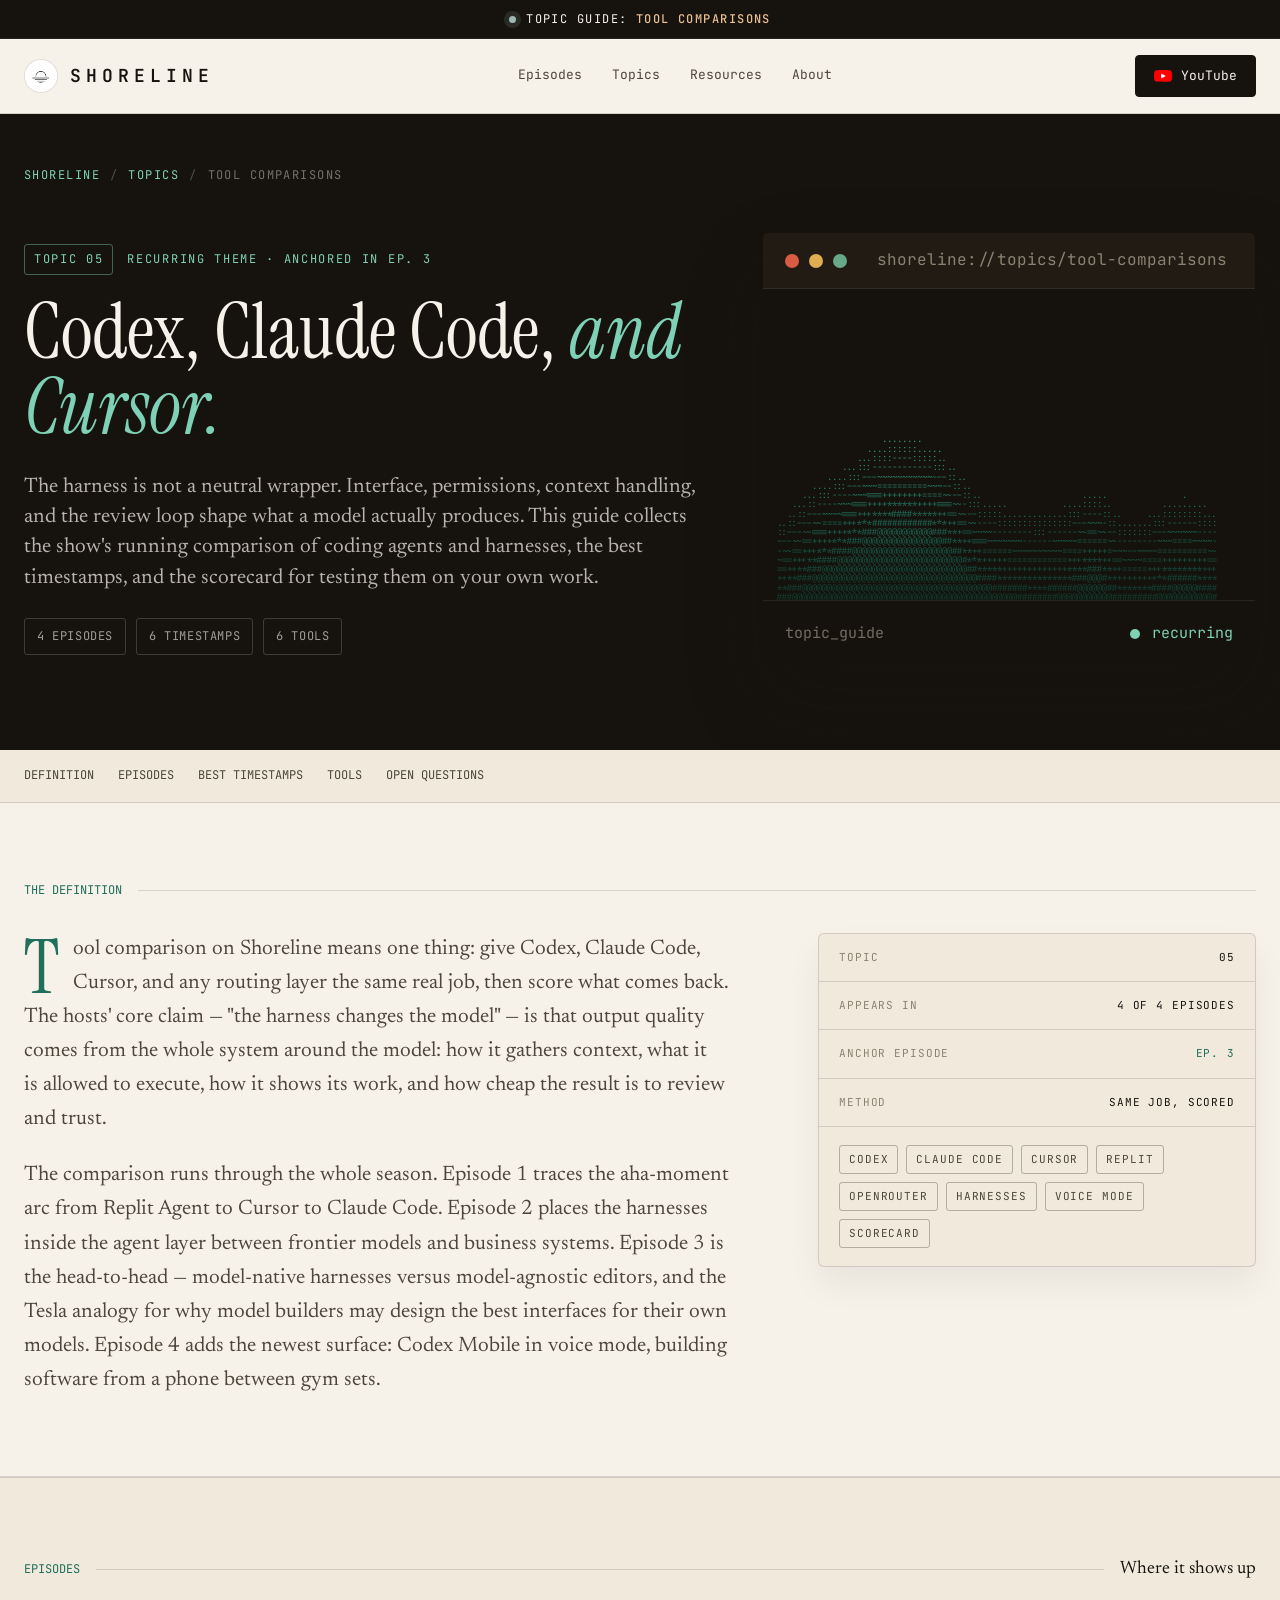
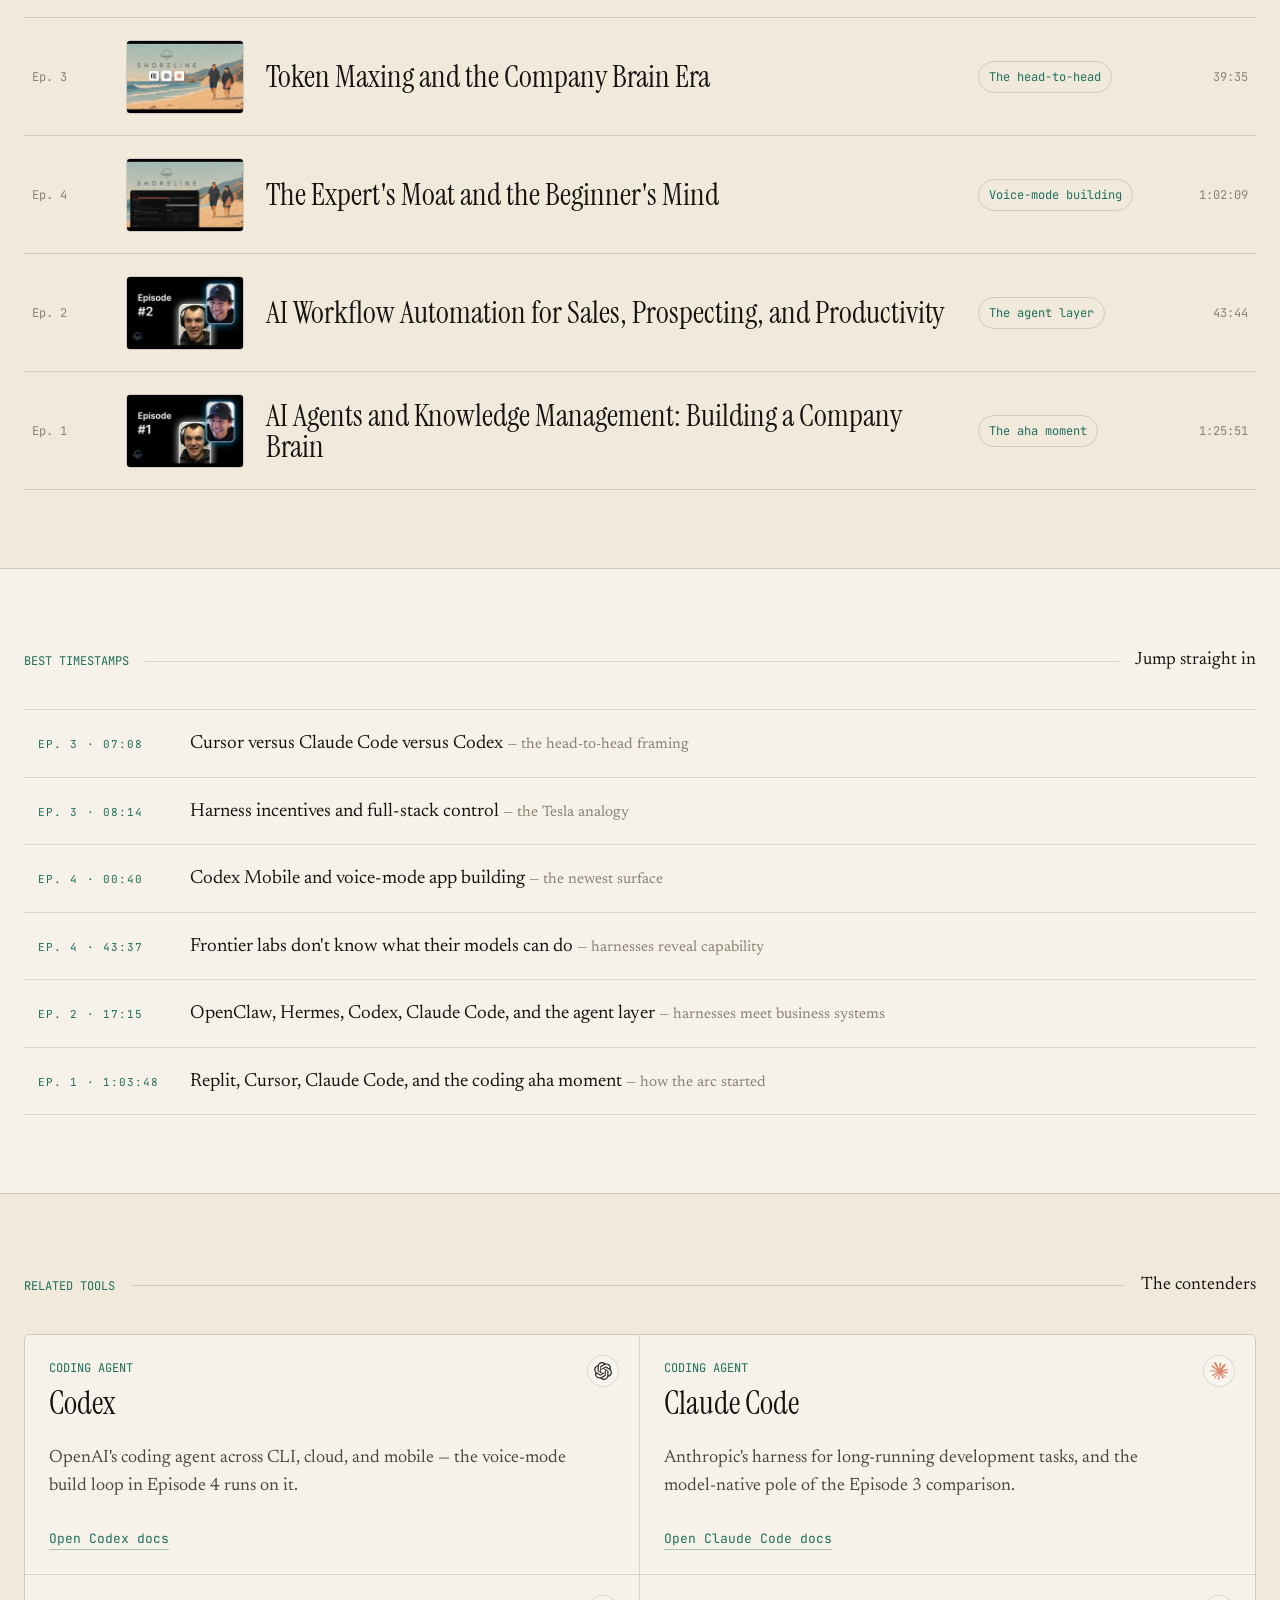
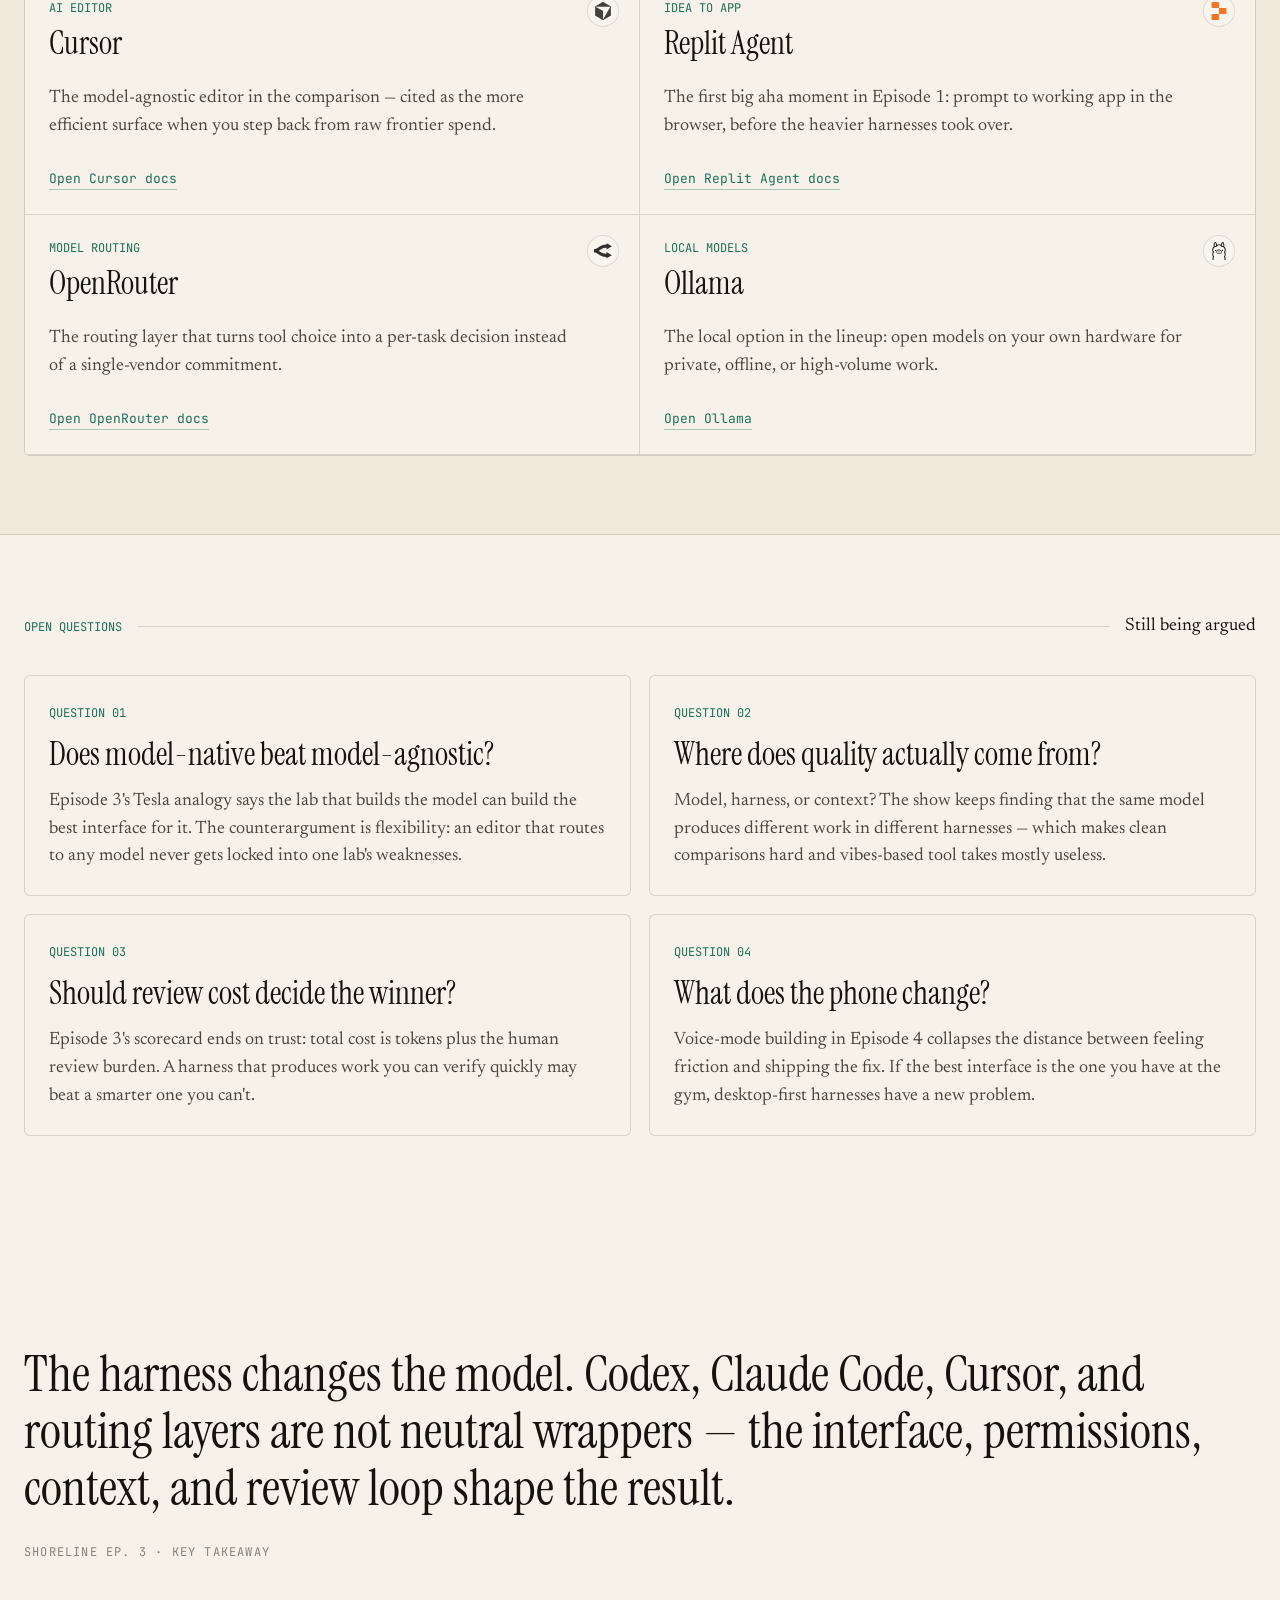
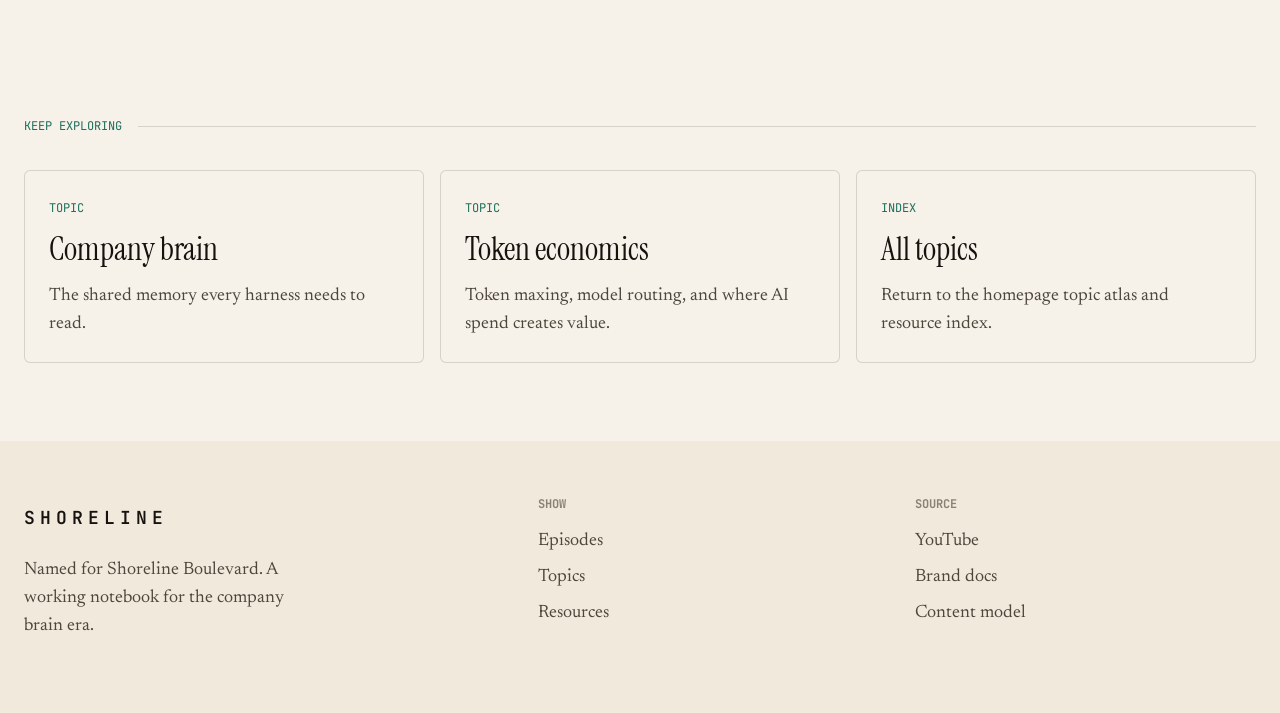
<file: topics/tool-comparisons.html>
<!DOCTYPE html>
<html lang="en">
<head>
  <meta charset="UTF-8">
  <meta name="viewport" content="width=device-width, initial-scale=1.0">
  <!-- Google tag (gtag.js) -->
  <script async src="https://www.googletagmanager.com/gtag/js?id=G-RDH9YJ7J4G"></script>
  <script>
    window.dataLayer = window.dataLayer || [];
    function gtag(){dataLayer.push(arguments);}
    gtag('js', new Date());

    gtag('config', 'G-RDH9YJ7J4G');
  </script>
  <title>Codex vs Claude Code vs Cursor: AI Coding Tool Comparisons | Shoreline</title>
  <meta name="description" content="A Shoreline guide comparing Codex, Claude Code, Cursor, and agent harnesses: episodes, timestamps, and a scorecard for choosing AI coding tools by real workflow.">
  <meta property="og:title" content="Codex vs Claude Code vs Cursor: AI Coding Tool Comparisons | Shoreline">
  <meta property="og:description" content="A Shoreline guide comparing Codex, Claude Code, Cursor, and agent harnesses: episodes, timestamps, and a scorecard for choosing AI coding tools by real workflow.">
  <meta property="og:url" content="https://shoreline-pod.com/topics/tool-comparisons">
  <meta property="og:image" content="https://shoreline-pod.com/assets/images/og-image.png">
  <meta property="og:image:width" content="1200">
  <meta property="og:image:height" content="630">
  <meta property="og:image:alt" content="Shoreline">
  <meta property="og:type" content="website">
  <meta property="og:site_name" content="Shoreline">
  <meta name="theme-color" content="#f6f1e9">
  <meta name="twitter:card" content="summary_large_image">
  <meta name="twitter:title" content="Codex vs Claude Code vs Cursor: AI Coding Tool Comparisons | Shoreline">
  <meta name="twitter:description" content="A Shoreline guide comparing Codex, Claude Code, Cursor, and agent harnesses: episodes, timestamps, and a scorecard for choosing AI coding tools by real workflow.">
  <meta name="twitter:image" content="https://shoreline-pod.com/assets/images/og-image.png">
  <link rel="canonical" href="https://shoreline-pod.com/topics/tool-comparisons">
  <link rel="preconnect" href="https://fonts.googleapis.com">
  <link rel="preconnect" href="https://fonts.gstatic.com" crossorigin>
  <link href="https://fonts.googleapis.com/css2?family=Instrument+Serif:ital@0;1&family=Newsreader:ital,opsz,wght@0,6..72,300..600;1,6..72,300..500&family=JetBrains+Mono:wght@400;500;600&display=swap" rel="stylesheet">
  <link rel="icon" href="/assets/images/favicon.ico" sizes="any">
  <link rel="icon" type="image/png" sizes="32x32" href="/assets/images/favicon-32.png">
  <link rel="icon" type="image/png" sizes="16x16" href="/assets/images/favicon-16.png">
  <link rel="apple-touch-icon" href="/assets/images/apple-touch-icon.png">
  <link rel="manifest" href="/site.webmanifest">
  <link rel="stylesheet" href="../assets/styles.css">
  <script src="../assets/script.js" defer></script>
  <script type="application/ld+json">
  {
    "@context": "https://schema.org",
    "@graph": [
      {
        "@type": "CollectionPage",
        "@id": "https://shoreline-pod.com/topics/tool-comparisons",
        "url": "https://shoreline-pod.com/topics/tool-comparisons",
        "name": "Codex vs Claude Code vs Cursor: AI Coding Tool Comparisons | Shoreline",
        "description": "A Shoreline guide comparing Codex, Claude Code, Cursor, and agent harnesses: episodes, timestamps, and a scorecard for choosing AI coding tools by real workflow.",
        "isPartOf": { "@id": "https://shoreline-pod.com/#website" },
        "about": { "@type": "Thing", "name": "AI coding tool comparisons" }
      },
      {
        "@type": "BreadcrumbList",
        "itemListElement": [
          { "@type": "ListItem", "position": 1, "name": "Shoreline", "item": "https://shoreline-pod.com/" },
          { "@type": "ListItem", "position": 2, "name": "Topics", "item": "https://shoreline-pod.com/#topics" },
          { "@type": "ListItem", "position": 3, "name": "Tool comparisons", "item": "https://shoreline-pod.com/topics/tool-comparisons" }
        ]
      }
    ]
  }
  </script>
</head>
<body class="episode-notes">
  <div class="topbar">
    <div class="wrap topbar-inner">
      <span class="live-dot" aria-hidden="true"></span>
      <span>Topic guide: <b>Tool comparisons</b></span>
    </div>
  </div>

  <nav class="site-nav" aria-label="Primary navigation">
    <div class="wrap nav-inner">
      <a class="brand" href="../index.html#top" aria-label="Shoreline home">
        <img src="../assets/images/shoreline-avatar.jpg" alt="" class="brand-mark">
        <span>Shoreline</span>
      </a>
      <div class="nav-links">
        <a href="../index.html#episodes">Episodes</a>
        <a href="../index.html#topics">Topics</a>
        <a href="../index.html#resources">Resources</a>
        <a href="../index.html#about">About</a>
      </div>
      <a class="button button-dark" href="https://www.youtube.com/@ShorelinePod" target="_blank" rel="noreferrer">
        <img class="button-logo" src="../assets/logos/youtube.svg" alt="">
        <span>YouTube</span>
      </a>
    </div>
  </nav>

  <div class="mobile-jump-nav" aria-label="Mobile topic navigation">
    <div class="wrap mobile-jump-inner">
      <a href="#definition">Definition</a>
      <a href="#episodes">Episodes</a>
      <a href="#timestamps">Timestamps</a>
      <a href="#tools">Tools</a>
      <a href="#questions">Questions</a>
    </div>
  </div>

  <main id="top">
    <header class="episode-hero">
      <div class="wrap">
        <div class="episode-crumb">
          <a href="../index.html#top">Shoreline</a>
          <span class="crumb-sep" aria-hidden="true">/</span>
          <a href="../index.html#topics">Topics</a>
          <span class="crumb-sep" aria-hidden="true">/</span>
          <span>Tool comparisons</span>
        </div>
        <div class="episode-hero-grid">
          <div class="episode-head">
            <div class="episode-key">
              <span class="key-pill">TOPIC 05</span>
              <span>Recurring theme · Anchored in Ep. 3</span>
            </div>
            <h1>Codex, Claude Code, <em>and Cursor.</em></h1>
            <p class="episode-summary">The harness is not a neutral wrapper. Interface, permissions, context handling, and the review loop shape what a model actually produces. This guide collects the show's running comparison of coding agents and harnesses, the best timestamps, and the scorecard for testing them on your own work.</p>
            <div class="episode-meta-line" aria-label="Topic metadata">
              <span class="meta-pill">4 episodes</span>
              <span class="meta-pill">6 timestamps</span>
              <span class="meta-pill">6 tools</span>
            </div>
          </div>

          <aside class="terminal-panel" aria-label="Animated Shoreline waveform">
            <div class="terminal-bar">
              <span class="terminal-dot dot-red"></span>
              <span class="terminal-dot dot-yellow"></span>
              <span class="terminal-dot dot-green"></span>
              <span class="terminal-path">shoreline://topics/tool-comparisons</span>
            </div>
            <pre class="ascii-wave" aria-hidden="true"></pre>
            <div class="terminal-foot">
              <span>topic_guide</span>
              <span class="recording-dot"><i></i>recurring</span>
            </div>
          </aside>
        </div>
      </div>
    </header>

    <div class="notes-nav" aria-label="Topic guide navigation">
      <div class="wrap notes-nav-inner">
        <a href="#definition">Definition</a>
        <a href="#episodes">Episodes</a>
        <a href="#timestamps">Best timestamps</a>
        <a href="#tools">Tools</a>
        <a href="#questions">Open questions</a>
      </div>
    </div>

    <section class="notes-section episode-gist" id="definition">
      <div class="wrap">
        <div class="label-row"><span class="eyebrow">The definition</span><span class="rule"></span></div>
        <div class="gist-grid">
          <div class="gist-body">
            <p class="drop">Tool comparison on Shoreline means one thing: give Codex, Claude Code, Cursor, and any routing layer the same real job, then score what comes back. The hosts' core claim — "the harness changes the model" — is that output quality comes from the whole system around the model: how it gathers context, what it is allowed to execute, how it shows its work, and how cheap the result is to review and trust.</p>
            <p>The comparison runs through the whole season. Episode 1 traces the aha-moment arc from Replit Agent to Cursor to Claude Code. Episode 2 places the harnesses inside the agent layer between frontier models and business systems. Episode 3 is the head-to-head — model-native harnesses versus model-agnostic editors, and the Tesla analogy for why model builders may design the best interfaces for their own models. Episode 4 adds the newest surface: Codex Mobile in voice mode, building software from a phone between gym sets.</p>
          </div>
          <aside class="fact-panel" aria-label="Topic facts">
            <div class="fact-row"><span class="fact-key">Topic</span><span class="fact-value">05</span></div>
            <div class="fact-row"><span class="fact-key">Appears in</span><span class="fact-value">4 of 4 episodes</span></div>
            <div class="fact-row"><span class="fact-key">Anchor episode</span><span class="fact-value teal">Ep. 3</span></div>
            <div class="fact-row"><span class="fact-key">Method</span><span class="fact-value">Same job, scored</span></div>
            <div class="chips">
              <span class="chip">Codex</span>
              <span class="chip">Claude Code</span>
              <span class="chip">Cursor</span>
              <span class="chip">Replit</span>
              <span class="chip">OpenRouter</span>
              <span class="chip">Harnesses</span>
              <span class="chip">Voice mode</span>
              <span class="chip">Scorecard</span>
            </div>
          </aside>
        </div>
      </div>
    </section>

    <section class="notes-section alt" id="episodes">
      <div class="wrap">
        <div class="label-row"><span class="eyebrow">Episodes</span><span class="rule"></span><span class="mono ink-faint">Where it shows up</span></div>
        <div class="episode-list">
          <a class="episode-row" href="../episodes/episode-3.html">
            <span class="episode-num">Ep. 3</span>
            <img src="../assets/images/episode-3.jpg" alt="" class="episode-thumb" width="480" height="360" loading="lazy">
            <span class="episode-title">Token Maxing and the Company Brain Era</span>
            <span class="episode-tag">The head-to-head</span>
            <span class="episode-duration">39:35</span>
          </a>
          <a class="episode-row" href="../episodes/episode-4.html">
            <span class="episode-num">Ep. 4</span>
            <img src="../assets/images/episode-4.jpg" alt="" class="episode-thumb" width="480" height="360" loading="lazy">
            <span class="episode-title">The Expert's Moat and the Beginner's Mind</span>
            <span class="episode-tag">Voice-mode building</span>
            <span class="episode-duration">1:02:09</span>
          </a>
          <a class="episode-row" href="../episodes/episode-2.html">
            <span class="episode-num">Ep. 2</span>
            <img src="../assets/images/episode-2.jpg" alt="" class="episode-thumb" width="480" height="360" loading="lazy">
            <span class="episode-title">AI Workflow Automation for Sales, Prospecting, and Productivity</span>
            <span class="episode-tag">The agent layer</span>
            <span class="episode-duration">43:44</span>
          </a>
          <a class="episode-row" href="../episodes/episode-1.html">
            <span class="episode-num">Ep. 1</span>
            <img src="../assets/images/episode-1.jpg" alt="" class="episode-thumb" width="480" height="360" loading="lazy">
            <span class="episode-title">AI Agents and Knowledge Management: Building a Company Brain</span>
            <span class="episode-tag">The aha moment</span>
            <span class="episode-duration">1:25:51</span>
          </a>
        </div>
      </div>
    </section>

    <section class="notes-section" id="timestamps">
      <div class="wrap">
        <div class="label-row"><span class="eyebrow">Best timestamps</span><span class="rule"></span><span class="mono ink-faint">Jump straight in</span></div>
        <div class="reference-list">
          <a class="reference-row" href="https://www.youtube.com/watch?v=Fzl7IqTfpsE&amp;t=428s" target="_blank" rel="noreferrer"><span class="reference-type">Ep. 3 · 07:08</span><span class="reference-title">Cursor versus Claude Code versus Codex <span>— the head-to-head framing</span></span><span class="chapter-arrow">↗</span></a>
          <a class="reference-row" href="https://www.youtube.com/watch?v=Fzl7IqTfpsE&amp;t=494s" target="_blank" rel="noreferrer"><span class="reference-type">Ep. 3 · 08:14</span><span class="reference-title">Harness incentives and full-stack control <span>— the Tesla analogy</span></span><span class="chapter-arrow">↗</span></a>
          <a class="reference-row" href="https://www.youtube.com/watch?v=lHUx8sn6-Rg&amp;t=40s" target="_blank" rel="noreferrer"><span class="reference-type">Ep. 4 · 00:40</span><span class="reference-title">Codex Mobile and voice-mode app building <span>— the newest surface</span></span><span class="chapter-arrow">↗</span></a>
          <a class="reference-row" href="https://www.youtube.com/watch?v=lHUx8sn6-Rg&amp;t=2617s" target="_blank" rel="noreferrer"><span class="reference-type">Ep. 4 · 43:37</span><span class="reference-title">Frontier labs don't know what their models can do <span>— harnesses reveal capability</span></span><span class="chapter-arrow">↗</span></a>
          <a class="reference-row" href="https://www.youtube.com/watch?v=hC9rO6xecUk&amp;t=1035s" target="_blank" rel="noreferrer"><span class="reference-type">Ep. 2 · 17:15</span><span class="reference-title">OpenClaw, Hermes, Codex, Claude Code, and the agent layer <span>— harnesses meet business systems</span></span><span class="chapter-arrow">↗</span></a>
          <a class="reference-row" href="https://www.youtube.com/watch?v=VUoDvinLPl4&amp;t=3828s" target="_blank" rel="noreferrer"><span class="reference-type">Ep. 1 · 1:03:48</span><span class="reference-title">Replit, Cursor, Claude Code, and the coding aha moment <span>— how the arc started</span></span><span class="chapter-arrow">↗</span></a>
        </div>
      </div>
    </section>

    <section class="notes-section alt" id="tools">
      <div class="wrap">
        <div class="label-row"><span class="eyebrow">Related tools</span><span class="rule"></span><span class="mono ink-faint">The contenders</span></div>
        <div class="resource-list">
          <article class="resource-note" data-logo="openai">
            <span>Coding agent</span>
            <h3>Codex</h3>
            <p>OpenAI's coding agent across CLI, cloud, and mobile — the voice-mode build loop in Episode 4 runs on it.</p>
            <a class="text-link" href="https://developers.openai.com/codex/cli" target="_blank" rel="noreferrer">Open Codex docs</a>
          </article>
          <article class="resource-note" data-logo="claude">
            <span>Coding agent</span>
            <h3>Claude Code</h3>
            <p>Anthropic's harness for long-running development tasks, and the model-native pole of the Episode 3 comparison.</p>
            <a class="text-link" href="https://code.claude.com/docs/en/overview" target="_blank" rel="noreferrer">Open Claude Code docs</a>
          </article>
          <article class="resource-note" data-logo="cursor">
            <span>AI editor</span>
            <h3>Cursor</h3>
            <p>The model-agnostic editor in the comparison — cited as the more efficient surface when you step back from raw frontier spend.</p>
            <a class="text-link" href="https://docs.cursor.com/" target="_blank" rel="noreferrer">Open Cursor docs</a>
          </article>
          <article class="resource-note" data-logo="replit">
            <span>Idea to app</span>
            <h3>Replit Agent</h3>
            <p>The first big aha moment in Episode 1: prompt to working app in the browser, before the heavier harnesses took over.</p>
            <a class="text-link" href="https://docs.replit.com/core-concepts/agent/" target="_blank" rel="noreferrer">Open Replit Agent docs</a>
          </article>
          <article class="resource-note" data-logo="openrouter">
            <span>Model routing</span>
            <h3>OpenRouter</h3>
            <p>The routing layer that turns tool choice into a per-task decision instead of a single-vendor commitment.</p>
            <a class="text-link" href="https://openrouter.ai/docs/api/reference/overview" target="_blank" rel="noreferrer">Open OpenRouter docs</a>
          </article>
          <article class="resource-note" data-logo="ollama">
            <span>Local models</span>
            <h3>Ollama</h3>
            <p>The local option in the lineup: open models on your own hardware for private, offline, or high-volume work.</p>
            <a class="text-link" href="https://ollama.com/" target="_blank" rel="noreferrer">Open Ollama</a>
          </article>
        </div>
      </div>
    </section>

    <section class="notes-section" id="questions">
      <div class="wrap">
        <div class="label-row"><span class="eyebrow">Open questions</span><span class="rule"></span><span class="mono ink-faint">Still being argued</span></div>
        <div class="guide-grid">
          <article class="guide-card">
            <span>Question 01</span>
            <h3>Does model-native beat model-agnostic?</h3>
            <p>Episode 3's Tesla analogy says the lab that builds the model can build the best interface for it. The counterargument is flexibility: an editor that routes to any model never gets locked into one lab's weaknesses.</p>
          </article>
          <article class="guide-card">
            <span>Question 02</span>
            <h3>Where does quality actually come from?</h3>
            <p>Model, harness, or context? The show keeps finding that the same model produces different work in different harnesses — which makes clean comparisons hard and vibes-based tool takes mostly useless.</p>
          </article>
          <article class="guide-card">
            <span>Question 03</span>
            <h3>Should review cost decide the winner?</h3>
            <p>Episode 3's scorecard ends on trust: total cost is tokens plus the human review burden. A harness that produces work you can verify quickly may beat a smarter one you can't.</p>
          </article>
          <article class="guide-card">
            <span>Question 04</span>
            <h3>What does the phone change?</h3>
            <p>Voice-mode building in Episode 4 collapses the distance between feeling friction and shipping the fix. If the best interface is the one you have at the gym, desktop-first harnesses have a new problem.</p>
          </article>
        </div>
      </div>
    </section>

    <section class="notes-section">
      <div class="wrap">
        <div class="quote-panel">
          <span class="qmark">“</span>
          <p>The harness changes the model. Codex, Claude Code, Cursor, and routing layers are not neutral wrappers — the interface, permissions, context, and review loop shape the result.</p>
          <cite>Shoreline Ep. 3 · key takeaway</cite>
        </div>
      </div>
    </section>

    <section class="notes-section" id="related">
      <div class="wrap">
        <div class="label-row"><span class="eyebrow">Keep exploring</span><span class="rule"></span></div>
        <div class="related-grid">
          <a class="related-card" href="company-brain.html">
            <span>Topic</span>
            <h3>Company brain</h3>
            <p>The shared memory every harness needs to read.</p>
          </a>
          <a class="related-card" href="token-economics.html">
            <span>Topic</span>
            <h3>Token economics</h3>
            <p>Token maxing, model routing, and where AI spend creates value.</p>
          </a>
          <a class="related-card" href="../index.html#topics">
            <span>Index</span>
            <h3>All topics</h3>
            <p>Return to the homepage topic atlas and resource index.</p>
          </a>
        </div>
      </div>
    </section>
  </main>

  <footer class="site-footer">
    <div class="wrap footer-grid">
      <div>
        <a class="footer-brand" href="../index.html#top">Shoreline</a>
        <p>Named for Shoreline Boulevard. A working notebook for the company brain era.</p>
      </div>
      <div>
        <h2>Show</h2>
        <a href="../index.html#episodes">Episodes</a>
        <a href="../index.html#topics">Topics</a>
        <a href="../index.html#resources">Resources</a>
      </div>
      <div>
        <h2>Source</h2>
        <a href="https://www.youtube.com/@ShorelinePod" target="_blank" rel="noreferrer">YouTube</a>
        <a href="../BRAND.md">Brand docs</a>
        <a href="../docs/website-content-model.md">Content model</a>
      </div>
    </div>
  </footer>
</body>
</html>
</file>
<file: assets/styles.css>
:root {
  --paper: #f6f1e9;
  --paper-2: #f0e9dc;
  --paper-3: #eae1d1;
  --ink: #16130f;
  --ink-soft: #4c463b;
  --ink-faint: #8c8273;
  --line: rgba(22, 19, 15, 0.14);
  --line-strong: rgba(22, 19, 15, 0.28);
  --teal: #1f6f5c;
  --teal-deep: #14503f;
  --sea: #7ed0b6;
  --sand: #e9bf92;
  --sea-fog: #9eb8b3;
  --charcoal: #161517;
  --serif-display: "Instrument Serif", Georgia, serif;
  --serif-text: "Newsreader", Georgia, serif;
  --mono: "JetBrains Mono", ui-monospace, SFMono-Regular, Menlo, monospace;
  --max-width: 1240px;
}

* {
  box-sizing: border-box;
}

html {
  scroll-behavior: smooth;
}

body {
  margin: 0;
  background: var(--paper);
  color: var(--ink);
  font-family: var(--serif-text);
  font-size: 18px;
  line-height: 1.55;
  -webkit-font-smoothing: antialiased;
  text-rendering: optimizeLegibility;
}

img {
  display: block;
  max-width: 100%;
}

a {
  color: inherit;
  text-decoration: none;
}

a:focus-visible,
button:focus-visible,
input:focus-visible {
  outline: 2px solid var(--teal);
  outline-offset: 3px;
}

::selection {
  background: rgba(126, 208, 182, 0.36);
}

button,
input {
  font: inherit;
}

.wrap {
  width: min(var(--max-width), calc(100% - 48px));
  margin: 0 auto;
}

.topbar {
  background: var(--ink);
  color: var(--paper);
  border-bottom: 1px solid rgba(255, 255, 255, 0.08);
}

.topbar-inner {
  min-height: 38px;
  display: flex;
  align-items: center;
  justify-content: center;
  gap: 10px;
  font-family: var(--mono);
  font-size: 12px;
}

.topbar b {
  color: var(--sand);
  font-weight: 500;
}

.live-dot {
  width: 7px;
  height: 7px;
  border-radius: 999px;
  background: var(--sea-fog);
  box-shadow: 0 0 0 5px rgba(158, 184, 179, 0.14);
}

.site-nav {
  position: sticky;
  top: 0;
  z-index: 20;
  background: rgba(246, 241, 233, 0.88);
  border-bottom: 1px solid var(--line);
  backdrop-filter: blur(14px);
}

.nav-inner {
  min-height: 74px;
  display: flex;
  align-items: center;
  justify-content: space-between;
  gap: 24px;
}

.brand,
.footer-brand {
  min-height: 44px;
  display: inline-flex;
  align-items: center;
  gap: 12px;
  font-family: var(--mono);
  font-weight: 600;
  text-transform: uppercase;
}

.brand-mark {
  width: 34px;
  height: 34px;
  border-radius: 50%;
  border: 1px solid var(--line);
  background: white;
}

.nav-links {
  display: flex;
  align-items: center;
  gap: 30px;
  font-family: var(--mono);
  font-size: 13px;
}

.nav-links a {
  min-height: 44px;
  display: inline-flex;
  align-items: center;
  color: var(--ink-soft);
  border-bottom: 1px solid transparent;
  padding: 4px 0;
  transition: border-color 160ms ease, color 160ms ease;
}

.nav-links a:hover {
  color: var(--ink);
  border-color: var(--teal);
}

.mobile-jump-nav {
  display: none;
}

.button {
  min-height: 42px;
  display: inline-flex;
  align-items: center;
  justify-content: center;
  gap: 9px;
  border: 1px solid var(--ink);
  border-radius: 4px;
  padding: 10px 18px;
  font-family: var(--mono);
  font-size: 13px;
  cursor: pointer;
  transition: background 160ms ease, border-color 160ms ease, color 160ms ease, box-shadow 160ms ease, transform 160ms ease;
}

.button:hover {
  box-shadow: 0 10px 22px rgba(22, 19, 15, 0.12);
  transform: translateY(-1px);
}

.button .icon {
  transition: transform 160ms ease;
}

.button-logo {
  width: 18px;
  height: 18px;
  flex: 0 0 18px;
  object-fit: contain;
  transition: transform 160ms ease;
}

.button:hover .icon {
  transform: translateX(1px);
}

.button:hover .button-logo {
  transform: translateX(1px);
}

.button-dark {
  background: var(--ink);
  color: var(--paper);
}

.button-dark:hover {
  background: var(--teal);
  border-color: var(--teal);
}

.button-teal {
  background: var(--teal);
  border-color: var(--teal);
  color: var(--paper);
}

.button-teal:hover {
  background: var(--teal-deep);
  border-color: var(--teal-deep);
}

.text-link {
  font-family: var(--mono);
  font-size: 13px;
  color: var(--teal);
  border-bottom: 1px solid rgba(31, 111, 92, 0.35);
}

.icon {
  width: 18px;
  height: 18px;
  flex: 0 0 auto;
  fill: none;
  stroke: currentColor;
  stroke-linecap: round;
  stroke-linejoin: round;
  stroke-width: 1.8;
}

.icon-sm {
  width: 15px;
  height: 15px;
}

.icon-badge {
  width: 22px;
  height: 22px;
}

.card-top {
  display: flex;
  align-items: center;
  justify-content: space-between;
  gap: 16px;
}

.eyebrow,
.episode-kicker,
.meta-pill,
.resource-type {
  margin: 0;
  font-family: var(--mono);
  font-size: 12px;
  text-transform: uppercase;
  color: var(--teal);
}

.hero {
  border-bottom: 1px solid var(--line);
}

.hero-grid {
  display: grid;
  grid-template-columns: minmax(0, 0.95fr) minmax(480px, 1.05fr);
  gap: 58px;
  align-items: center;
  padding: 58px 0 52px;
}

.hero h1 {
  max-width: 700px;
  margin: 18px 0 0;
  font-family: var(--serif-display);
  font-weight: 400;
  font-size: 76px;
  line-height: 0.98;
}

.lead {
  max-width: 620px;
  margin: 24px 0 0;
  color: var(--ink-soft);
  font-size: 21px;
  line-height: 1.45;
}

.search-panel {
  max-width: 680px;
  margin-top: 34px;
  border: 1px solid var(--line-strong);
  border-radius: 6px;
  background: rgba(255, 255, 255, 0.24);
  padding: 18px;
  transition: border-color 180ms ease, background 180ms ease, box-shadow 180ms ease;
}

.search-panel label {
  display: inline-flex;
  align-items: center;
  gap: 8px;
  margin-bottom: 10px;
  font-family: var(--mono);
  font-size: 13px;
  color: var(--ink-soft);
}

.search-panel:focus-within {
  border-color: rgba(31, 111, 92, 0.48);
  background: rgba(255, 255, 255, 0.34);
  box-shadow: 0 18px 38px rgba(22, 19, 15, 0.08);
}

.search-row {
  display: grid;
  grid-template-columns: 1fr auto;
  gap: 10px;
}

.search-row input {
  width: 100%;
  min-height: 42px;
  border: 1px solid var(--line);
  border-radius: 4px;
  background: var(--paper);
  color: var(--ink);
  padding: 0 14px;
  font-family: var(--mono);
  font-size: 13px;
  transition: border-color 160ms ease, box-shadow 160ms ease;
}

.search-row input:focus {
  border-color: rgba(31, 111, 92, 0.58);
}

.search-count {
  margin: 10px 0 0;
  font-family: var(--mono);
  font-size: 12px;
  color: var(--ink-faint);
}

.topic-pills {
  display: flex;
  flex-wrap: wrap;
  gap: 10px;
  margin-top: 18px;
}

.topic-pills button {
  border: 1px solid var(--line);
  border-radius: 999px;
  background: var(--paper-2);
  color: var(--ink-soft);
  padding: 8px 12px;
  font-family: var(--mono);
  font-size: 12px;
  cursor: pointer;
  transition: background 160ms ease, border-color 160ms ease, color 160ms ease, transform 160ms ease;
}

.topic-pills button:hover {
  background: var(--paper);
  border-color: var(--teal);
  color: var(--teal);
  transform: translateY(-1px);
}

.terminal-panel {
  position: relative;
  isolation: isolate;
  height: clamp(390px, 34vw, 520px);
  display: grid;
  grid-template-rows: 56px minmax(0, 1fr) 66px;
  border: 1px solid var(--line-strong);
  border-radius: 6px;
  overflow: hidden;
  background: #15120d;
  color: var(--paper);
  box-shadow: 0 34px 78px rgba(22, 19, 15, 0.22);
  transition: border-color 220ms ease, box-shadow 220ms ease, transform 220ms ease;
}

.terminal-panel::after {
  content: "";
  position: absolute;
  inset: 0;
  z-index: 2;
  pointer-events: none;
  background:
    linear-gradient(110deg, transparent 18%, rgba(126, 208, 182, 0.1) 46%, transparent 64%),
    repeating-linear-gradient(180deg, rgba(255, 255, 255, 0.025) 0 1px, transparent 1px 12px);
  mix-blend-mode: screen;
  opacity: 0.45;
  transform: translateX(-125%);
  animation: terminal-sheen 7.5s ease-in-out infinite;
}

.terminal-panel:hover {
  border-color: rgba(31, 111, 92, 0.48);
  box-shadow: 0 42px 90px rgba(22, 19, 15, 0.28);
  transform: translateY(-2px);
}

@keyframes terminal-sheen {
  0%,
  42% {
    transform: translateX(-125%);
  }
  72%,
  100% {
    transform: translateX(125%);
  }
}

.terminal-bar {
  display: flex;
  align-items: center;
  gap: 10px;
  background: #211b14;
  border-bottom: 1px solid rgba(255, 255, 255, 0.07);
  padding: 0 22px;
}

.terminal-dot {
  width: 14px;
  height: 14px;
  flex: 0 0 14px;
  border-radius: 50%;
}

.dot-red {
  background: #d85b43;
}

.dot-yellow {
  background: #e0ad52;
}

.dot-green {
  background: #67a889;
}

.terminal-path {
  min-width: 0;
  margin-left: 20px;
  overflow: hidden;
  color: #8b8170;
  font-family: var(--mono);
  font-size: 16px;
  letter-spacing: 0;
  text-overflow: ellipsis;
  white-space: nowrap;
}

.ascii-wave {
  min-width: 100%;
  min-height: 0;
  margin: 0;
  padding: 26px 14px 18px;
  overflow: hidden;
  background: linear-gradient(180deg, #7ed0b6 0%, #47aa8e 36%, #1f6f5c 70%, #0e3a2e 100%);
  background-clip: text;
  color: #5fb89e;
  font-family: var(--mono);
  font-size: 9px;
  letter-spacing: 0;
  line-height: 1.03;
  -webkit-background-clip: text;
  -webkit-text-fill-color: transparent;
  white-space: pre;
  user-select: none;
}

.terminal-foot {
  display: flex;
  align-items: center;
  justify-content: space-between;
  gap: 18px;
  border-top: 1px solid rgba(255, 255, 255, 0.08);
  color: #746c5f;
  font-family: var(--mono);
  font-size: 15px;
  letter-spacing: 0;
  padding: 0 22px;
}

.recording-dot {
  display: inline-flex;
  align-items: center;
  gap: 12px;
  color: #7ed0b6;
}

.recording-dot i {
  width: 10px;
  height: 10px;
  border-radius: 50%;
  background: #7ed0b6;
  box-shadow: 0 0 0 0 rgba(126, 208, 182, 0.55);
  animation: terminal-pulse 2.4s infinite;
}

@keyframes terminal-pulse {
  0% {
    box-shadow: 0 0 0 0 rgba(126, 208, 182, 0.45);
  }
  70% {
    box-shadow: 0 0 0 9px rgba(126, 208, 182, 0);
  }
  100% {
    box-shadow: 0 0 0 0 rgba(126, 208, 182, 0);
  }
}

.note-stack h3,
.topic-card h3,
.resource-card h3,
.host-copy h3 {
  margin: 10px 0 0;
  font-family: var(--serif-display);
  font-size: 34px;
  font-weight: 400;
  line-height: 1;
}

.signal-strip {
  overflow: hidden;
  border-top: 1px solid var(--line);
  background: var(--paper-2);
}

.signal-track {
  display: flex;
  width: max-content;
  animation: drift 32s linear infinite;
}

.signal-track span {
  padding: 14px 28px;
  border-right: 1px solid var(--line);
  font-family: var(--mono);
  font-size: 12px;
  color: var(--ink-soft);
  text-transform: uppercase;
}

@keyframes drift {
  from {
    transform: translateX(0);
  }
  to {
    transform: translateX(-50%);
  }
}

.section {
  padding: 86px 0;
}

.section-head {
  display: flex;
  align-items: flex-end;
  justify-content: space-between;
  gap: 32px;
  margin-bottom: 38px;
}

.section-head h2 {
  max-width: 720px;
  margin: 12px 0 0;
  font-family: var(--serif-display);
  font-weight: 400;
  font-size: 54px;
  line-height: 1;
}

.meta-pill {
  border: 1px solid var(--line);
  border-radius: 999px;
  color: var(--ink-faint);
  padding: 8px 12px;
  white-space: nowrap;
}

.latest-section {
  background: var(--ink);
  color: var(--paper);
}

.latest-section .section-head h2 {
  color: var(--paper);
}

.latest-section .eyebrow,
.latest-section .episode-kicker {
  color: var(--sea-fog);
}

.latest-section .meta-pill {
  border-color: rgba(255, 255, 255, 0.16);
  color: rgba(246, 241, 233, 0.56);
}

.latest-feature {
  display: grid;
  grid-template-columns: minmax(0, 1.15fr) minmax(320px, 0.85fr);
  gap: 42px;
  align-items: center;
}

.video-frame {
  display: block;
  position: relative;
  border: 1px solid rgba(255, 255, 255, 0.16);
  border-radius: 6px;
  overflow: hidden;
  background: #000;
  aspect-ratio: 16 / 9;
  transition: border-color 180ms ease, box-shadow 180ms ease, transform 180ms ease;
}

.video-frame img {
  width: 100%;
  height: 100%;
  object-fit: cover;
  transition: transform 180ms ease;
}

.video-frame:hover img {
  transform: scale(1.02);
}

.video-frame:hover {
  border-color: rgba(126, 208, 182, 0.45);
  box-shadow: 0 24px 58px rgba(0, 0, 0, 0.24);
  transform: translateY(-2px);
}

.play-disc {
  position: absolute;
  left: 50%;
  top: 50%;
  width: 68px;
  height: 68px;
  border-radius: 50%;
  background: rgba(246, 241, 233, 0.9);
  transform: translate(-50%, -50%);
  box-shadow: 0 18px 46px rgba(0, 0, 0, 0.3);
  transition: background 180ms ease, box-shadow 180ms ease, transform 180ms ease;
}

.play-disc::after {
  content: "";
  position: absolute;
  left: 28px;
  top: 22px;
  width: 0;
  height: 0;
  border-top: 12px solid transparent;
  border-bottom: 12px solid transparent;
  border-left: 18px solid var(--ink);
}

.video-frame:hover .play-disc {
  background: var(--sea);
  box-shadow: 0 18px 48px rgba(126, 208, 182, 0.26);
  transform: translate(-50%, -50%) scale(1.05);
}

.note-stack h3 {
  font-size: 46px;
}

.note-stack p {
  color: rgba(246, 241, 233, 0.68);
}

.note-grid {
  display: grid;
  grid-template-columns: 1fr 1fr;
  gap: 22px;
  margin: 24px 0;
}

.note-grid span {
  display: block;
  margin-bottom: 10px;
  font-family: var(--mono);
  font-size: 12px;
  text-transform: uppercase;
  color: var(--sea-fog);
}

.note-grid ul {
  margin: 0;
  padding-left: 18px;
  color: rgba(246, 241, 233, 0.68);
}

.episode-list {
  border-top: 1px solid var(--line);
}

.episode-row {
  position: relative;
  display: grid;
  grid-template-columns: 72px 118px minmax(0, 1fr) 160px 88px;
  gap: 22px;
  align-items: center;
  min-height: 118px;
  padding: 18px 8px;
  border-bottom: 1px solid var(--line);
  overflow: hidden;
  transition: background 160ms ease, padding 160ms ease, transform 160ms ease;
}

.episode-row::after {
  content: "↗";
  position: absolute;
  right: 12px;
  top: 50%;
  color: var(--teal);
  font-family: var(--mono);
  font-size: 16px;
  opacity: 0;
  transform: translate(-6px, -50%);
  transition: opacity 160ms ease, transform 160ms ease;
}

.episode-row:hover {
  background: var(--paper-2);
  padding-left: 18px;
}

.episode-row:hover::after {
  opacity: 1;
  transform: translate(0, -50%);
}

.episode-num,
.episode-duration,
.episode-tag {
  font-family: var(--mono);
  font-size: 12px;
  color: var(--ink-faint);
}

.episode-thumb {
  width: 118px;
  height: auto;
  aspect-ratio: 16 / 10;
  object-fit: cover;
  border-radius: 4px;
  border: 1px solid var(--line);
  transition: border-color 160ms ease, filter 160ms ease, transform 160ms ease;
}

.episode-row:hover .episode-thumb {
  border-color: rgba(31, 111, 92, 0.34);
  filter: saturate(1.08) contrast(1.03);
  transform: scale(1.025);
}

.episode-title {
  font-family: var(--serif-display);
  font-size: 31px;
  line-height: 1;
}

.episode-row:hover .episode-title {
  color: var(--teal);
}

.episode-tag {
  justify-self: start;
  border: 1px solid var(--line);
  border-radius: 999px;
  padding: 6px 10px;
  color: var(--teal);
}

.episode-duration {
  text-align: right;
}

.topics-section {
  background: var(--paper-2);
  border-top: 1px solid var(--line);
  border-bottom: 1px solid var(--line);
}

.topic-grid,
.resource-grid,
.listen-grid {
  display: grid;
  gap: 16px;
}

.topic-grid,
.resource-grid {
  grid-template-columns: repeat(3, 1fr);
}

.listen-grid {
  grid-template-columns: repeat(4, 1fr);
}

.topic-card,
.resource-card,
.listen-card {
  position: relative;
  min-height: 214px;
  border: 1px solid var(--line);
  border-radius: 6px;
  background: rgba(246, 241, 233, 0.58);
  padding: 24px;
  overflow: hidden;
  transition: background 180ms ease, border-color 180ms ease, box-shadow 180ms ease, transform 180ms ease;
}

.topic-card::before,
.resource-card::before,
.listen-card::before,
.guide-card::before,
.resource-note::before,
.related-card::before {
  content: "";
  position: absolute;
  inset: 0 auto auto 0;
  width: 100%;
  height: 2px;
  background: linear-gradient(90deg, var(--teal), var(--sea));
  transform: scaleX(0);
  transform-origin: left;
  transition: transform 180ms ease;
}

.topic-card:hover,
.resource-card:hover,
.listen-card.confirmed:hover {
  border-color: rgba(31, 111, 92, 0.38);
  box-shadow: 0 18px 34px rgba(22, 19, 15, 0.09);
  transform: translateY(-3px);
}

.topic-card:hover::before,
.resource-card:hover::before,
.listen-card:hover::before,
.guide-card:hover::before,
.resource-note:hover::before,
.related-card:hover::before {
  transform: scaleX(1);
}

.topic-card span {
  font-family: var(--mono);
  font-size: 12px;
  color: var(--teal);
}

.topic-card .icon-badge,
.resource-card .icon-badge {
  color: var(--ink-faint);
  opacity: 0.72;
  transition: color 180ms ease, opacity 180ms ease, transform 180ms ease;
}

.topic-card:hover .icon-badge,
.resource-card:hover .icon-badge {
  color: var(--teal);
  opacity: 1;
  transform: translateY(-2px) rotate(-4deg);
}

.resource-card[data-logo] .icon-badge {
  display: none;
}

.resource-card[data-logo] .card-top::after,
.resource-note[data-logo]::after {
  content: "";
  width: 30px;
  height: 30px;
  flex: 0 0 30px;
  border: 1px solid var(--line);
  border-radius: 50%;
  background-color: rgba(255, 255, 255, 0.34);
  background-position: center;
  background-repeat: no-repeat;
  background-size: 18px 18px;
  opacity: 0.86;
  transition: border-color 180ms ease, background-color 180ms ease, opacity 180ms ease, transform 180ms ease;
}

.resource-note[data-logo]::after {
  position: absolute;
  top: 20px;
  right: 20px;
}

.resource-card[data-logo]:hover .card-top::after,
.resource-note[data-logo]:hover::after {
  border-color: rgba(31, 111, 92, 0.36);
  background-color: rgba(126, 208, 182, 0.12);
  opacity: 1;
  transform: translateY(-2px);
}

.resource-card[data-logo="openai"] .card-top::after,
.resource-note[data-logo="openai"]::after {
  background-image: url("logos/openai-light.svg");
}

.resource-card[data-logo="claude"] .card-top::after,
.resource-note[data-logo="claude"]::after {
  background-image: url("logos/claude-ai.svg");
}

.resource-card[data-logo="cursor"] .card-top::after,
.resource-note[data-logo="cursor"]::after {
  background-image: url("logos/cursor-light.svg");
}

.resource-card[data-logo="notion"] .card-top::after,
.resource-note[data-logo="notion"]::after {
  background-image: url("logos/notion.svg");
}

.resource-card[data-logo="openrouter"] .card-top::after,
.resource-note[data-logo="openrouter"]::after {
  background-image: url("logos/openrouter-light.svg");
}

.resource-card[data-logo="mcp"] .card-top::after,
.resource-note[data-logo="mcp"]::after {
  background-image: url("logos/model-context-protocol-light.svg");
}

.resource-card[data-logo="ollama"] .card-top::after,
.resource-note[data-logo="ollama"]::after {
  background-image: url("logos/ollama-light.svg");
}

.resource-card[data-logo="obsidian"] .card-top::after,
.resource-note[data-logo="obsidian"]::after {
  background-image: url("logos/obsidian.svg");
}

.resource-card[data-logo="telegram"] .card-top::after,
.resource-note[data-logo="telegram"]::after {
  background-image: url("logos/telegram.svg");
}

.resource-card[data-logo="vercel"] .card-top::after,
.resource-note[data-logo="vercel"]::after {
  background-image: url("logos/vercel-light.svg");
}

.resource-card[data-logo="github"] .card-top::after,
.resource-note[data-logo="github"]::after {
  background-image: url("logos/github-light.svg");
}

.resource-card[data-logo="sentry"] .card-top::after,
.resource-note[data-logo="sentry"]::after {
  background-image: url("logos/sentry.svg");
}

.resource-card[data-logo="google-analytics"] .card-top::after,
.resource-note[data-logo="google-analytics"]::after {
  background-image: url("logos/google-analytics.svg");
}

.resource-card[data-logo="salesforce"] .card-top::after,
.resource-note[data-logo="salesforce"]::after {
  background-image: url("logos/salesforce.svg");
}

.resource-card[data-logo="replit"] .card-top::after,
.resource-note[data-logo="replit"]::after {
  background-image: url("logos/replit.svg");
}

.resource-card[data-logo="stripe"] .card-top::after,
.resource-note[data-logo="stripe"]::after {
  background-image: url("logos/stripe.svg");
}

.resource-card[data-logo="youtube"] .card-top::after,
.resource-note[data-logo="youtube"]::after {
  background-image: url("logos/youtube.svg");
}

.topic-card p,
.resource-card p {
  color: var(--ink-soft);
}

.topic-cue {
  display: inline-block;
  margin-top: 16px;
  border-bottom: 1px solid rgba(31, 111, 92, 0.35);
  padding-bottom: 2px;
  transition: border-color 160ms ease;
}

a.topic-card:hover .topic-cue {
  border-color: var(--teal);
}

.resource-card {
  background: var(--paper);
}

.resource-type {
  color: var(--ink-faint);
}

.about-section {
  background: var(--charcoal);
  color: var(--paper);
}

.about-grid {
  display: grid;
  grid-template-columns: minmax(0, 0.86fr) minmax(340px, 1.14fr);
  gap: 54px;
  align-items: center;
}

.about-grid h2 {
  margin: 14px 0 20px;
  font-family: var(--serif-display);
  font-weight: 400;
  font-size: 58px;
  line-height: 1;
}

.about-grid p {
  color: rgba(246, 241, 233, 0.68);
}

.origin-note {
  max-width: 520px;
  margin-top: 28px;
  padding-top: 20px;
  border-top: 1px solid rgba(246, 241, 233, 0.16);
}

.origin-note span {
  color: var(--sea);
  font-family: var(--mono);
  font-size: 12px;
  letter-spacing: 0.12em;
  text-transform: uppercase;
}

.origin-note p {
  margin: 8px 0 0;
}

.host-panel {
  border: 1px solid rgba(255, 255, 255, 0.16);
  border-radius: 6px;
  overflow: hidden;
  background: rgba(255, 255, 255, 0.04);
}

.host-panel img {
  width: 100%;
  height: auto;
  aspect-ratio: 16 / 9;
  object-fit: cover;
}

.host-copy {
  padding: 24px;
}

.host-copy p {
  margin-bottom: 0;
}

.listen-section {
  border-bottom: 1px solid var(--line);
}

.listen-card {
  min-height: 150px;
  display: flex;
  flex-direction: column;
  justify-content: space-between;
}

.listen-icon {
  width: 36px;
  height: 36px;
  display: grid;
  place-items: center;
  border: 1px solid var(--line);
  border-radius: 50%;
  color: var(--teal);
  transition: background 180ms ease, border-color 180ms ease, color 180ms ease, transform 180ms ease;
}

.listen-icon img {
  width: 21px;
  height: 21px;
  object-fit: contain;
}

.listen-icon.brand-logo-icon {
  background: rgba(255, 255, 255, 0.34);
}

.listen-card.confirmed:hover .listen-icon {
  border-color: var(--teal);
  background: var(--teal);
  color: var(--paper);
  transform: translateY(-2px);
}

.listen-card.confirmed:hover .listen-icon.brand-logo-icon {
  border-color: rgba(31, 111, 92, 0.36);
  background: rgba(255, 255, 255, 0.5);
}

.listen-card .listen-label {
  font-family: var(--serif-display);
  font-size: 32px;
}

.listen-card b {
  font-family: var(--mono);
  font-size: 12px;
  color: var(--teal);
  font-weight: 500;
}

.listen-card.confirmed:hover {
  border-color: var(--teal);
  background: var(--paper-2);
}

.listen-card.pending {
  color: var(--ink-faint);
  background: rgba(240, 233, 220, 0.42);
}

.site-footer {
  padding: 54px 0;
  background: var(--paper-2);
}

.footer-grid {
  display: grid;
  grid-template-columns: 1.4fr 1fr 1fr;
  gap: 36px;
}

.footer-grid p {
  color: var(--ink-soft);
  max-width: 300px;
}

.footer-grid h2 {
  margin: 0 0 14px;
  font-family: var(--mono);
  font-size: 12px;
  text-transform: uppercase;
  color: var(--ink-faint);
}

.footer-grid a:not(.footer-brand) {
  display: block;
  margin-bottom: 8px;
  color: var(--ink-soft);
}

.footer-grid a:hover {
  color: var(--teal);
}

.is-hidden {
  display: none !important;
}

.searchable,
#latest,
#episodes,
#topics,
#resources,
#about,
#listen {
  scroll-margin-top: 128px;
}

.empty-state {
  margin-top: 18px;
  border: 1px solid var(--line);
  border-radius: 6px;
  padding: 18px;
  color: var(--ink-soft);
  font-family: var(--mono);
  font-size: 13px;
}

.episode-hero {
  border-bottom: 1px solid var(--line);
  background: var(--paper);
}

.episode-hero-grid {
  display: grid;
  grid-template-columns: minmax(0, 0.92fr) minmax(440px, 1.08fr);
  gap: 56px;
  align-items: center;
  padding: 58px 0;
}

.episode-hero h1 {
  max-width: 760px;
  margin: 16px 0 0;
  font-family: var(--serif-display);
  font-size: 72px;
  font-weight: 400;
  line-height: 0.98;
}

.episode-summary {
  max-width: 650px;
  margin: 24px 0 0;
  color: var(--ink-soft);
  font-size: 21px;
  line-height: 1.45;
}

.episode-meta-line,
.episode-actions,
.source-list {
  display: flex;
  flex-wrap: wrap;
  gap: 10px;
}

.episode-meta-line {
  margin-top: 24px;
}

.episode-actions {
  margin-top: 28px;
}

.episode-player-panel {
  border: 1px solid var(--line-strong);
  border-radius: 6px;
  overflow: hidden;
  background: var(--ink);
  color: var(--paper);
  box-shadow: 0 34px 78px rgba(22, 19, 15, 0.2);
}

.episode-player-panel .video-frame {
  border: 0;
  border-radius: 0;
}

.episode-player-copy {
  padding: 22px;
}

.episode-player-copy h2 {
  margin: 8px 0 10px;
  font-family: var(--serif-display);
  font-size: 38px;
  font-weight: 400;
  line-height: 1;
}

.episode-player-copy p {
  margin: 0;
  color: rgba(246, 241, 233, 0.68);
}

.notes-nav {
  border-bottom: 1px solid var(--line);
  background: var(--paper-2);
}

.notes-nav-inner {
  display: flex;
  flex-wrap: wrap;
  gap: 14px;
  padding: 16px 0;
  font-family: var(--mono);
  font-size: 12px;
  text-transform: uppercase;
}

.notes-nav-inner a {
  color: var(--ink-soft);
  border-bottom: 1px solid transparent;
  transition: border-color 160ms ease, color 160ms ease, transform 160ms ease;
}

.notes-nav-inner a:hover {
  color: var(--teal);
  border-color: var(--teal);
  transform: translateY(-1px);
}

.notes-section {
  padding: 78px 0;
  scroll-margin-top: 230px;
}

.notes-section.alt {
  border-top: 1px solid var(--line);
  border-bottom: 1px solid var(--line);
  background: var(--paper-2);
}

.notes-section.dark {
  background: var(--charcoal);
  color: var(--paper);
}

.notes-section.dark .section-head h2,
.notes-section.dark h3 {
  color: var(--paper);
}

.notes-section.dark p,
.notes-section.dark li {
  color: rgba(246, 241, 233, 0.72);
}

.notes-layout {
  display: grid;
  grid-template-columns: minmax(0, 1fr) 320px;
  gap: 44px;
  align-items: start;
}

.notes-main {
  min-width: 0;
}

.notes-aside {
  position: sticky;
  top: 104px;
  border: 1px solid var(--line);
  border-radius: 6px;
  background: rgba(246, 241, 233, 0.7);
  padding: 22px;
}

.notes-aside h2 {
  margin: 0 0 14px;
  font-family: var(--mono);
  font-size: 12px;
  font-weight: 500;
  text-transform: uppercase;
  color: var(--ink-faint);
}

.notes-aside a {
  display: block;
  margin-top: 10px;
  color: var(--ink-soft);
  font-family: var(--mono);
  font-size: 12px;
}

.notes-aside a:hover {
  color: var(--teal);
}

.takeaway-grid,
.guide-grid,
.resource-list,
.related-grid {
  display: grid;
  gap: 16px;
}

.takeaway-grid {
  grid-template-columns: repeat(3, 1fr);
}

.guide-grid {
  grid-template-columns: repeat(2, 1fr);
}

.resource-list {
  grid-template-columns: repeat(3, 1fr);
}

.related-grid {
  grid-template-columns: repeat(3, 1fr);
}

.takeaway-card,
.guide-card,
.resource-note,
.related-card,
.quote-panel,
.starter-note {
  position: relative;
  border: 1px solid var(--line);
  border-radius: 6px;
  background: rgba(246, 241, 233, 0.62);
  padding: 24px;
  overflow: hidden;
  transition: background 180ms ease, border-color 180ms ease, box-shadow 180ms ease, transform 180ms ease;
}

.notes-section.alt .takeaway-card,
.notes-section.alt .guide-card,
.notes-section.alt .resource-note,
.notes-section.alt .related-card,
.notes-section.alt .starter-note {
  background: var(--paper);
}

.notes-section.dark .quote-panel,
.notes-section.dark .guide-card {
  border-color: rgba(255, 255, 255, 0.15);
  background: rgba(255, 255, 255, 0.04);
}

.guide-card:hover,
.resource-note:hover,
.starter-note:hover {
  border-color: rgba(31, 111, 92, 0.32);
  box-shadow: 0 18px 34px rgba(22, 19, 15, 0.08);
  transform: translateY(-2px);
}

.notes-section.dark .guide-card:hover {
  border-color: rgba(126, 208, 182, 0.42);
  box-shadow: 0 20px 42px rgba(0, 0, 0, 0.2);
}

.takeaway-card span,
.guide-card span,
.resource-note span,
.related-card span,
.starter-note span,
.chapter-time {
  font-family: var(--mono);
  font-size: 12px;
  text-transform: uppercase;
  color: var(--teal);
}

.notes-section.dark .takeaway-card span,
.notes-section.dark .guide-card span,
.notes-section.dark .resource-note span,
.notes-section.dark .related-card span,
.notes-section.dark .chapter-time {
  color: var(--sea-fog);
}

.takeaway-card h3,
.guide-card h3,
.resource-note h3,
.related-card h3,
.starter-note h3 {
  margin: 10px 0 8px;
  font-family: var(--serif-display);
  font-size: 32px;
  font-weight: 400;
  line-height: 1;
}

.guide-card p,
.takeaway-card p,
.resource-note p,
.related-card p,
.starter-note p {
  margin-bottom: 0;
  color: var(--ink-soft);
}

.steps-list {
  margin: 18px 0 0;
  padding: 0;
  list-style: none;
  counter-reset: step;
}

.steps-list li {
  position: relative;
  margin-top: 12px;
  padding-left: 34px;
  color: var(--ink-soft);
}

.steps-list li::before {
  counter-increment: step;
  content: counter(step);
  position: absolute;
  left: 0;
  top: 2px;
  width: 22px;
  height: 22px;
  display: grid;
  place-items: center;
  border: 1px solid var(--line);
  border-radius: 50%;
  color: var(--teal);
  font-family: var(--mono);
  font-size: 11px;
  transition: background 160ms ease, border-color 160ms ease, color 160ms ease;
}

.guide-card:hover .steps-list li::before,
.starter-note:hover .steps-list li::before {
  border-color: rgba(31, 111, 92, 0.42);
  background: rgba(126, 208, 182, 0.14);
}

.chapter-list {
  border-top: 1px solid var(--line);
}

.chapter-row {
  display: grid;
  grid-template-columns: 88px minmax(0, 1fr);
  gap: 22px;
  padding: 18px 0;
  border-bottom: 1px solid var(--line);
}

.chapter-row h3 {
  margin: 0 0 6px;
  font-family: var(--serif-display);
  font-size: 30px;
  font-weight: 400;
  line-height: 1;
}

.chapter-row p {
  margin: 0;
  color: var(--ink-soft);
}

.quote-panel {
  margin: 28px 0;
  background: var(--ink);
  color: var(--paper);
}

.quote-panel p {
  margin: 0;
  color: rgba(246, 241, 233, 0.72);
  font-size: 24px;
  line-height: 1.35;
}

.resource-note {
  display: flex;
  flex-direction: column;
  min-height: 238px;
}

.resource-note[data-logo] {
  padding-right: 68px;
}

.resource-note .text-link {
  align-self: flex-start;
  margin-top: auto;
  padding-top: 20px;
}

.starter-grid {
  display: grid;
  grid-template-columns: minmax(0, 0.95fr) minmax(360px, 1.05fr);
  gap: 34px;
  align-items: start;
}

.starter-note {
  min-height: 100%;
}

.episode-notes {
  overflow-x: hidden;
}

.episode-notes .topbar-inner {
  letter-spacing: 0.12em;
  text-transform: uppercase;
}

.brand-symbol {
  color: var(--teal);
  font-family: var(--mono);
  font-size: 22px;
  line-height: 1;
}

.episode-notes .brand span:last-child,
.episode-notes .footer-brand {
  letter-spacing: 0.28em;
}

.episode-notes .episode-hero {
  background: var(--ink);
  color: var(--paper);
  overflow: hidden;
}

.episode-crumb {
  display: flex;
  flex-wrap: wrap;
  align-items: center;
  gap: 10px;
  padding-top: 42px;
  color: rgba(246, 241, 233, 0.42);
  font-family: var(--mono);
  font-size: 12px;
  letter-spacing: 0.12em;
  text-transform: uppercase;
}

.episode-crumb > span {
  color: rgba(246, 241, 233, 0.42);
}

.episode-crumb .crumb-sep {
  color: rgba(246, 241, 233, 0.26);
}

.episode-crumb a {
  min-height: 38px;
  display: inline-flex;
  align-items: center;
  color: var(--sea);
}

.episode-crumb a:hover {
  color: var(--paper);
}

.episode-notes .episode-hero-grid {
  grid-template-columns: minmax(0, 1.16fr) minmax(390px, 0.84fr);
  align-items: center;
  padding: 38px 0 82px;
}

.episode-head .episode-key {
  display: flex;
  flex-wrap: wrap;
  align-items: center;
  gap: 14px;
  color: var(--sea);
  font-family: var(--mono);
  font-size: 12px;
  letter-spacing: 0.14em;
  margin-bottom: 20px;
  text-transform: uppercase;
}

.episode-key .key-pill {
  border: 1px solid rgba(126, 208, 182, 0.42);
  border-radius: 3px;
  padding: 5px 9px;
}

.episode-notes .episode-hero h1 {
  color: var(--paper);
  font-size: clamp(46px, 6vw, 86px);
  letter-spacing: 0;
  max-width: 840px;
  padding-bottom: 0.04em;
}

.episode-notes .episode-hero h1 em {
  color: var(--sea);
  font-style: italic;
}

.episode-notes .episode-summary {
  color: rgba(246, 241, 233, 0.72);
  max-width: 680px;
}

.episode-notes .episode-meta-line {
  align-items: center;
  color: rgba(246, 241, 233, 0.48);
  font-family: var(--mono);
  font-size: 12px;
  letter-spacing: 0.05em;
}

.episode-notes .episode-meta-line .meta-pill {
  border-color: rgba(246, 241, 233, 0.18);
  border-radius: 3px;
  color: rgba(246, 241, 233, 0.62);
}

.episode-media-panel {
  display: grid;
  gap: 16px;
}

.episode-video-frame {
  position: relative;
  overflow: hidden;
  border: 1px solid rgba(246, 241, 233, 0.14);
  border-radius: 6px;
  background: #0f0c09;
  box-shadow: 0 34px 78px rgba(0, 0, 0, 0.24);
  aspect-ratio: 16 / 9;
}

.episode-video-frame::after {
  content: "";
  position: absolute;
  inset: 0;
  border: 1px solid rgba(126, 208, 182, 0.12);
  pointer-events: none;
}

.episode-video-frame iframe {
  position: absolute;
  inset: 0;
  width: 100%;
  height: 100%;
  border: 0;
}

.episode-platforms {
  display: grid;
  grid-template-columns: repeat(2, minmax(0, 1fr));
  gap: 12px;
}

.episode-platform-link {
  min-height: 66px;
  display: grid;
  grid-template-columns: 34px minmax(0, 1fr);
  grid-template-rows: auto auto;
  align-content: center;
  align-items: center;
  column-gap: 8px;
  row-gap: 4px;
  border: 1px solid rgba(246, 241, 233, 0.14);
  border-radius: 4px;
  background: rgba(246, 241, 233, 0.035);
  color: var(--paper);
  padding: 14px 16px;
  overflow: hidden;
  transition: background 160ms ease, border-color 160ms ease, box-shadow 160ms ease, transform 160ms ease;
}

.episode-platform-link:hover {
  border-color: rgba(126, 208, 182, 0.62);
  background: rgba(126, 208, 182, 0.08);
  box-shadow: 0 16px 34px rgba(0, 0, 0, 0.18);
  transform: translateY(-1px);
}

.episode-platform-link .platform-icon {
  grid-row: 1 / span 2;
  width: 24px;
  height: 24px;
  color: var(--sea);
  object-fit: contain;
  opacity: 0.82;
  transition: opacity 160ms ease, transform 160ms ease;
}

.episode-platform-link:hover .platform-icon {
  opacity: 1;
  transform: translateY(-1px) scale(1.04);
}

.episode-platform-link span,
.episode-platform-link strong {
  font-family: var(--mono);
  letter-spacing: 0.08em;
  text-transform: uppercase;
}

.episode-platform-link span {
  color: rgba(246, 241, 233, 0.76);
  font-size: 12px;
}

.episode-platform-link strong {
  color: var(--sea);
  font-size: 10px;
  font-weight: 500;
}

.notes-nav {
  position: sticky;
  top: 75px;
  z-index: 10;
}

.episode-notes .notes-nav-inner {
  gap: 24px;
  overflow-x: auto;
}

.label-row {
  display: flex;
  align-items: center;
  gap: 16px;
  margin-bottom: 34px;
}

.label-row .rule {
  height: 1px;
  flex: 1;
  background: var(--line);
}

.episode-gist {
  border-bottom: 1px solid var(--line);
}

.gist-grid {
  display: grid;
  grid-template-columns: minmax(0, 1.5fr) minmax(300px, 0.9fr);
  gap: 64px;
  align-items: start;
}

.gist-body p {
  margin: 0;
  color: var(--ink-soft);
  font-size: 21px;
  line-height: 1.62;
  text-wrap: pretty;
}

.gist-body p + p {
  margin-top: 22px;
}

.gist-body .drop::first-letter {
  float: left;
  padding: 8px 14px 0 0;
  color: var(--teal);
  font-family: var(--serif-display);
  font-size: 76px;
  line-height: 0.7;
}

.fact-panel {
  border: 1px solid var(--line);
  border-radius: 6px;
  background: var(--paper-2);
  box-shadow: 0 18px 34px rgba(22, 19, 15, 0.06);
}

.fact-row {
  display: flex;
  justify-content: space-between;
  gap: 18px;
  border-bottom: 1px solid var(--line);
  padding: 15px 20px;
}

.fact-row:last-child {
  border-bottom: 0;
}

.fact-key,
.fact-value,
.chip {
  font-family: var(--mono);
  font-size: 11px;
  letter-spacing: 0.08em;
  text-transform: uppercase;
}

.fact-key {
  color: var(--ink-faint);
}

.fact-value {
  color: var(--ink);
  text-align: right;
}

.fact-value.teal {
  color: var(--teal);
}

.chips {
  display: flex;
  flex-wrap: wrap;
  gap: 8px;
  padding: 18px 20px;
}

.chip {
  border: 1px solid var(--line-strong);
  border-radius: 3px;
  color: var(--ink-soft);
  padding: 5px 9px;
  transition: background 160ms ease, border-color 160ms ease, color 160ms ease;
}

.chip:hover {
  border-color: rgba(31, 111, 92, 0.42);
  background: rgba(126, 208, 182, 0.12);
  color: var(--teal);
}

.episode-notes .section-head h2 em,
.episode-notes .section-title em {
  color: var(--teal);
  font-style: italic;
}

.episode-notes .takeaway-grid {
  gap: 44px 58px;
  grid-template-columns: repeat(2, minmax(0, 1fr));
}

.episode-notes .takeaway-card {
  display: grid;
  grid-template-columns: auto minmax(0, 1fr);
  gap: 22px;
  border: 0;
  border-radius: 0;
  background: transparent;
  padding: 0;
}

.episode-notes .takeaway-card span {
  color: var(--teal);
  font-family: var(--serif-display);
  font-size: 60px;
  font-style: italic;
  line-height: 0.82;
}

.episode-notes .takeaway-card h3 {
  margin-top: 0;
  font-size: 29px;
}

.episode-notes .guide-grid {
  gap: 18px;
}

.episode-notes .guide-card,
.episode-notes .starter-note {
  border-radius: 6px;
  background: rgba(246, 241, 233, 0.66);
}

.episode-notes .notes-section.alt .guide-card,
.episode-notes .notes-section.alt .starter-note {
  background: var(--paper);
}

.episode-notes .chapter-list {
  border-top: 1px solid var(--line);
}

.episode-notes .chapter-row {
  grid-template-columns: 96px minmax(0, 1fr) 28px;
  align-items: center;
  gap: 24px;
  padding: 18px 14px;
  transition: background 160ms ease, padding 160ms ease;
}

.episode-notes .chapter-row:hover {
  background: var(--paper-2);
  padding-left: 24px;
}

.chapter-arrow {
  color: var(--ink-faint);
  font-family: var(--mono);
  opacity: 0;
  text-align: right;
  transition: opacity 160ms ease, color 160ms ease;
}

.episode-notes .chapter-row:hover .chapter-arrow {
  color: var(--teal);
  opacity: 1;
}

.resource-feature {
  display: grid;
  grid-template-columns: minmax(0, 1fr) minmax(300px, 0.92fr);
  overflow: hidden;
  border: 1px solid var(--ink);
  border-radius: 6px;
  background: var(--ink);
  color: var(--paper);
  margin-bottom: 24px;
}

.resource-feature-body {
  padding: 42px 44px;
}

.resource-head {
  display: flex;
  gap: 16px;
  align-items: center;
}

.resource-icon {
  width: 52px;
  height: 52px;
  flex: 0 0 52px;
  border-radius: 8px;
  display: grid;
  place-items: center;
  background: var(--sea);
  color: var(--ink);
  font-family: var(--mono);
  font-size: 18px;
  font-weight: 600;
}

.resource-icon img {
  width: 30px;
  height: 30px;
  object-fit: contain;
}

.resource-icon.logo-icon {
  background: var(--paper);
  color: var(--ink);
}

.resource-feature h3 {
  margin: 0;
  font-family: var(--serif-display);
  font-size: 40px;
  font-weight: 400;
  line-height: 1;
}

.resource-cat {
  margin-top: 6px;
  color: var(--sea);
  font-family: var(--mono);
  font-size: 11px;
  letter-spacing: 0.14em;
  text-transform: uppercase;
}

.resource-feature p {
  color: rgba(246, 241, 233, 0.72);
  font-size: 17px;
  margin: 24px 0 0;
  text-wrap: pretty;
}

.resource-links {
  display: flex;
  flex-wrap: wrap;
  gap: 10px;
  margin-top: 28px;
}

.resource-link {
  border: 1px solid rgba(255, 255, 255, 0.22);
  border-radius: 3px;
  color: var(--paper);
  display: inline-flex;
  align-items: center;
  gap: 8px;
  font-family: var(--mono);
  font-size: 12px;
  letter-spacing: 0.06em;
  padding: 9px 14px;
  text-transform: uppercase;
}

.resource-link:hover,
.resource-link.solid {
  background: var(--sea);
  border-color: var(--sea);
  color: var(--ink);
}

.resource-visual {
  min-height: 360px;
  border-left: 1px solid rgba(255, 255, 255, 0.1);
  display: grid;
  place-items: center;
  background:
    linear-gradient(180deg, rgba(126, 208, 182, 0.12), rgba(31, 111, 92, 0.02)),
    #0f0c09;
  padding: 22px;
}

.resource-terminal {
  width: 100%;
  max-width: 420px;
  border: 1px solid rgba(255, 255, 255, 0.12);
  border-radius: 6px;
  overflow: hidden;
  background: #15120d;
}

.resource-terminal pre {
  min-height: 230px;
  margin: 0;
  padding: 20px;
  color: var(--sea);
  font-family: var(--mono);
  font-size: 12px;
  line-height: 1.55;
  white-space: pre-wrap;
}

.episode-notes .resource-list {
  gap: 0;
  grid-template-columns: repeat(2, minmax(0, 1fr));
  overflow: hidden;
  border: 1px solid var(--line);
  border-radius: 6px;
}

.episode-notes .resource-note {
  min-height: 240px;
  border: 0;
  border-right: 1px solid var(--line);
  border-bottom: 1px solid var(--line);
  border-radius: 0;
  background: var(--paper);
  transition: background 160ms ease;
}

.episode-notes .resource-note:nth-child(2n) {
  border-right: 0;
}

.episode-notes .resource-note:hover {
  background: var(--paper-2);
}

.reference-list {
  border-top: 1px solid var(--line);
}

.reference-row {
  display: grid;
  grid-template-columns: 130px minmax(0, 1fr) 28px;
  gap: 22px;
  align-items: baseline;
  border-bottom: 1px solid var(--line);
  padding: 18px 14px;
  transition: background 160ms ease, padding 160ms ease;
}

.reference-row:hover {
  background: var(--paper);
  padding-left: 22px;
}

.reference-type {
  color: var(--teal);
  font-family: var(--mono);
  font-size: 11px;
  letter-spacing: 0.1em;
  text-transform: uppercase;
}

.reference-title {
  color: var(--ink);
  font-size: 19px;
}

.reference-title span {
  color: var(--ink-faint);
  font-size: 15px;
}

.reference-row .chapter-arrow {
  opacity: 0;
}

.reference-row:hover .chapter-arrow {
  color: var(--teal);
  opacity: 1;
}

.episode-notes .quote-panel {
  border: 0;
  border-radius: 0;
  background: transparent;
  color: var(--ink);
  margin: 0;
  padding: 0;
}

.episode-notes .quote-panel .qmark {
  color: var(--teal);
  display: block;
  font-family: var(--serif-display);
  font-size: 86px;
  line-height: 0.45;
  margin-bottom: 14px;
}

.episode-notes .quote-panel p {
  color: var(--ink);
  font-family: var(--serif-display);
  font-size: clamp(30px, 4vw, 52px);
  line-height: 1.12;
}

.episode-notes .quote-panel cite {
  display: block;
  margin-top: 26px;
  color: var(--ink-faint);
  font-family: var(--mono);
  font-size: 12px;
  font-style: normal;
  letter-spacing: 0.1em;
  text-transform: uppercase;
}

.episode-notes .related-card {
  border-radius: 6px;
  transition: background 160ms ease, transform 160ms ease;
}

.episode-notes .related-card:hover {
  background: var(--paper-2);
  transform: translateY(-3px);
}

@media (prefers-reduced-motion: reduce) {
  *,
  *::before,
  *::after {
    scroll-behavior: auto !important;
    animation-duration: 1ms !important;
    animation-iteration-count: 1 !important;
    transition-duration: 1ms !important;
  }

  .signal-track,
  .terminal-panel::after,
  .recording-dot i {
    animation: none !important;
  }

  .terminal-panel::after {
    opacity: 0.18;
    transform: none;
  }
}

@media (max-width: 980px) {
  .hero-grid,
  .latest-feature,
  .about-grid,
  .episode-hero-grid,
  .notes-layout,
  .starter-grid {
    grid-template-columns: 1fr;
  }

  .topic-grid,
  .resource-grid,
  .takeaway-grid,
  .resource-list,
  .related-grid {
    grid-template-columns: 1fr 1fr;
  }

  .listen-grid {
    grid-template-columns: 1fr 1fr;
  }

  .hero h1 {
    font-size: 58px;
  }

  .ascii-wave {
    font-size: 8px;
  }

  .section-head h2,
  .about-grid h2,
  .episode-hero h1 {
    font-size: 44px;
  }

  .notes-aside {
    position: static;
  }

  .episode-notes .episode-hero-grid,
  .gist-grid,
  .resource-feature {
    grid-template-columns: 1fr;
  }

  .resource-visual {
    border-top: 1px solid rgba(255, 255, 255, 0.1);
    border-left: 0;
    min-height: 280px;
  }
}

@media (max-width: 720px) {
  .wrap {
    width: min(100% - 32px, var(--max-width));
  }

  .topbar-inner {
    min-height: 34px;
    font-size: 11px;
  }

  .topbar-inner {
    justify-content: flex-start;
  }

  .nav-links {
    display: none;
  }

  .nav-inner {
    min-height: 64px;
    gap: 14px;
  }

  .brand {
    gap: 8px;
  }

  .brand span {
    display: inline;
    font-size: 12px;
    letter-spacing: 0.08em;
  }

  .brand-mark {
    width: 32px;
    height: 32px;
  }

  .mobile-jump-nav {
    position: sticky;
    top: 64px;
    z-index: 19;
    display: block;
    border-bottom: 1px solid var(--line);
    background: rgba(246, 241, 233, 0.94);
    backdrop-filter: blur(14px);
  }

  .mobile-jump-inner {
    display: flex;
    gap: 8px;
    overflow-x: auto;
    padding: 9px 0;
    scrollbar-width: none;
    -webkit-overflow-scrolling: touch;
  }

  .mobile-jump-inner::-webkit-scrollbar {
    display: none;
  }

  .mobile-jump-inner a {
    min-height: 38px;
    display: inline-flex;
    align-items: center;
    flex: 0 0 auto;
    border: 1px solid var(--line);
    border-radius: 999px;
    background: var(--paper);
    color: var(--ink-soft);
    font-family: var(--mono);
    font-size: 12px;
    padding: 0 13px;
  }

  .mobile-jump-inner a:active,
  .mobile-jump-inner a:hover {
    border-color: var(--teal);
    color: var(--teal);
  }

  .hero-grid {
    gap: 30px;
    padding: 32px 0 36px;
  }

  .terminal-panel {
    height: 260px;
    grid-template-rows: 48px minmax(0, 1fr) 48px;
  }

  .terminal-bar {
    gap: 8px;
    padding: 0 16px;
  }

  .terminal-dot {
    width: 12px;
    height: 12px;
    flex-basis: 12px;
  }

  .terminal-path {
    margin-left: 10px;
    font-size: 13px;
  }

  .ascii-wave {
    padding: 18px 10px 12px;
  }

  .terminal-foot {
    gap: 10px;
    padding: 0 16px;
    font-size: 11px;
  }

  .hero h1 {
    font-size: 44px;
  }

  .lead {
    font-size: 18px;
    margin-top: 16px;
  }

  .search-panel {
    margin-top: 24px;
    padding: 16px;
  }

  .search-row {
    grid-template-columns: minmax(0, 1fr) auto;
    gap: 8px;
  }

  .search-row .button {
    width: auto;
    min-width: 74px;
    padding-inline: 12px;
  }

  .topic-pills {
    gap: 8px;
    margin-top: 14px;
  }

  .topic-pills button {
    min-height: 42px;
    padding-inline: 13px;
  }

  .searchable,
  #latest,
  #episodes,
  #topics,
  #resources,
  #about,
  #listen {
    scroll-margin-top: 150px;
  }

  .section {
    padding: 52px 0;
  }

  .section-head {
    align-items: flex-start;
    flex-direction: column;
  }

  .section-head h2,
  .about-grid h2,
  .note-stack h3 {
    font-size: 38px;
  }

  .latest-feature {
    gap: 24px;
  }

  .latest-section .note-grid {
    display: none;
  }

  .note-grid,
  .topic-grid,
  .resource-grid,
  .listen-grid,
  .footer-grid,
  .takeaway-grid,
  .guide-grid,
  .resource-list,
  .related-grid {
    grid-template-columns: 1fr;
  }

  .notes-section {
    padding: 52px 0;
    scroll-margin-top: 128px;
  }

  .episode-notes .notes-nav {
    display: none;
  }

  .episode-hero-grid {
    gap: 28px;
    padding: 32px 0 40px;
  }

  .episode-crumb {
    align-items: center;
    padding-top: 24px;
    row-gap: 0;
  }

  .episode-notes .episode-hero-grid {
    padding-bottom: 42px;
  }

  .episode-notes .episode-media-panel {
    order: -1;
  }

  .episode-hero h1 {
    font-size: 42px;
  }

  .episode-summary {
    font-size: 18px;
    margin-top: 18px;
  }

  .episode-meta-line {
    margin-top: 18px;
  }

  .episode-player-copy h2 {
    font-size: 32px;
  }

  .episode-platforms {
    grid-template-columns: repeat(2, minmax(0, 1fr));
    gap: 10px;
  }

  .episode-platform-link {
    min-height: 58px;
    padding: 12px;
  }

  .episode-platform-link span {
    font-size: 10px;
  }

  .chapter-row {
    grid-template-columns: 1fr;
    gap: 8px;
  }

  .episode-notes .chapter-row {
    grid-template-columns: 1fr;
    gap: 8px;
  }

  .episode-notes .takeaway-grid,
  .episode-notes .resource-list,
  .reference-row {
    grid-template-columns: 1fr;
  }

  .episode-notes .takeaway-card {
    grid-template-columns: 1fr;
    gap: 8px;
  }

  .episode-notes .resource-note {
    border-right: 0;
    min-height: auto;
  }

  .chapter-arrow,
  .reference-row .chapter-arrow {
    display: none;
  }

  .episode-row {
    grid-template-columns: 48px 78px minmax(0, 1fr);
    gap: 12px;
    min-height: 96px;
    padding: 16px 0;
  }

  .episode-row::after {
    display: none;
  }

  .episode-thumb {
    width: 78px;
  }

  .episode-title {
    font-size: 23px;
  }

  .episode-tag,
  .episode-duration {
    display: none;
  }

  .button {
    width: 100%;
    min-height: 44px;
  }

  .nav-inner .button {
    width: auto;
  }

  .topic-card,
  .resource-card,
  .listen-card {
    min-height: auto;
    padding: 20px;
  }

  .listen-card {
    min-height: 108px;
  }

  .gist-grid {
    gap: 28px;
  }

  .gist-body p {
    font-size: 18px;
    line-height: 1.5;
  }

  .gist-body .drop::first-letter {
    font-size: 58px;
  }

  .fact-row {
    padding: 13px 16px;
  }

}

@media (max-width: 420px) {
  .nav-inner .button {
    padding-inline: 14px;
  }

  .brand span,
  .episode-notes .brand span:last-child {
    display: inline;
    font-size: 11px;
    letter-spacing: 0.16em;
  }

  .hero h1 {
    font-size: 38px;
  }

  .episode-hero h1 {
    font-size: 36px;
  }

  .takeaway-card,
  .guide-card,
  .resource-note,
  .related-card,
  .quote-panel,
  .starter-note {
    padding: 20px;
  }

  .ascii-wave {
    font-size: 7px;
  }

  .terminal-panel {
    height: 230px;
  }

  .section-head h2,
  .about-grid h2,
  .note-stack h3 {
    font-size: 33px;
  }
}

@media (max-width: 350px) {
  .episode-platforms {
    grid-template-columns: 1fr;
  }
}

@media (max-width: 900px) and (max-height: 520px) and (orientation: landscape) {
  .hero-grid,
  .episode-notes .episode-hero-grid {
    grid-template-columns: minmax(0, 0.9fr) minmax(320px, 1.1fr);
    gap: 28px;
    align-items: center;
    padding: 30px 0 36px;
  }

  .hero h1 {
    font-size: 48px;
  }

  .lead {
    margin-top: 14px;
  }

  .search-panel {
    margin-top: 20px;
  }

  .terminal-panel {
    height: 260px;
  }

  .episode-notes .episode-media-panel {
    order: 0;
  }

  .episode-notes .episode-hero h1 {
    font-size: 42px;
  }

  .episode-notes .episode-summary {
    font-size: 17px;
  }
}
</file>
